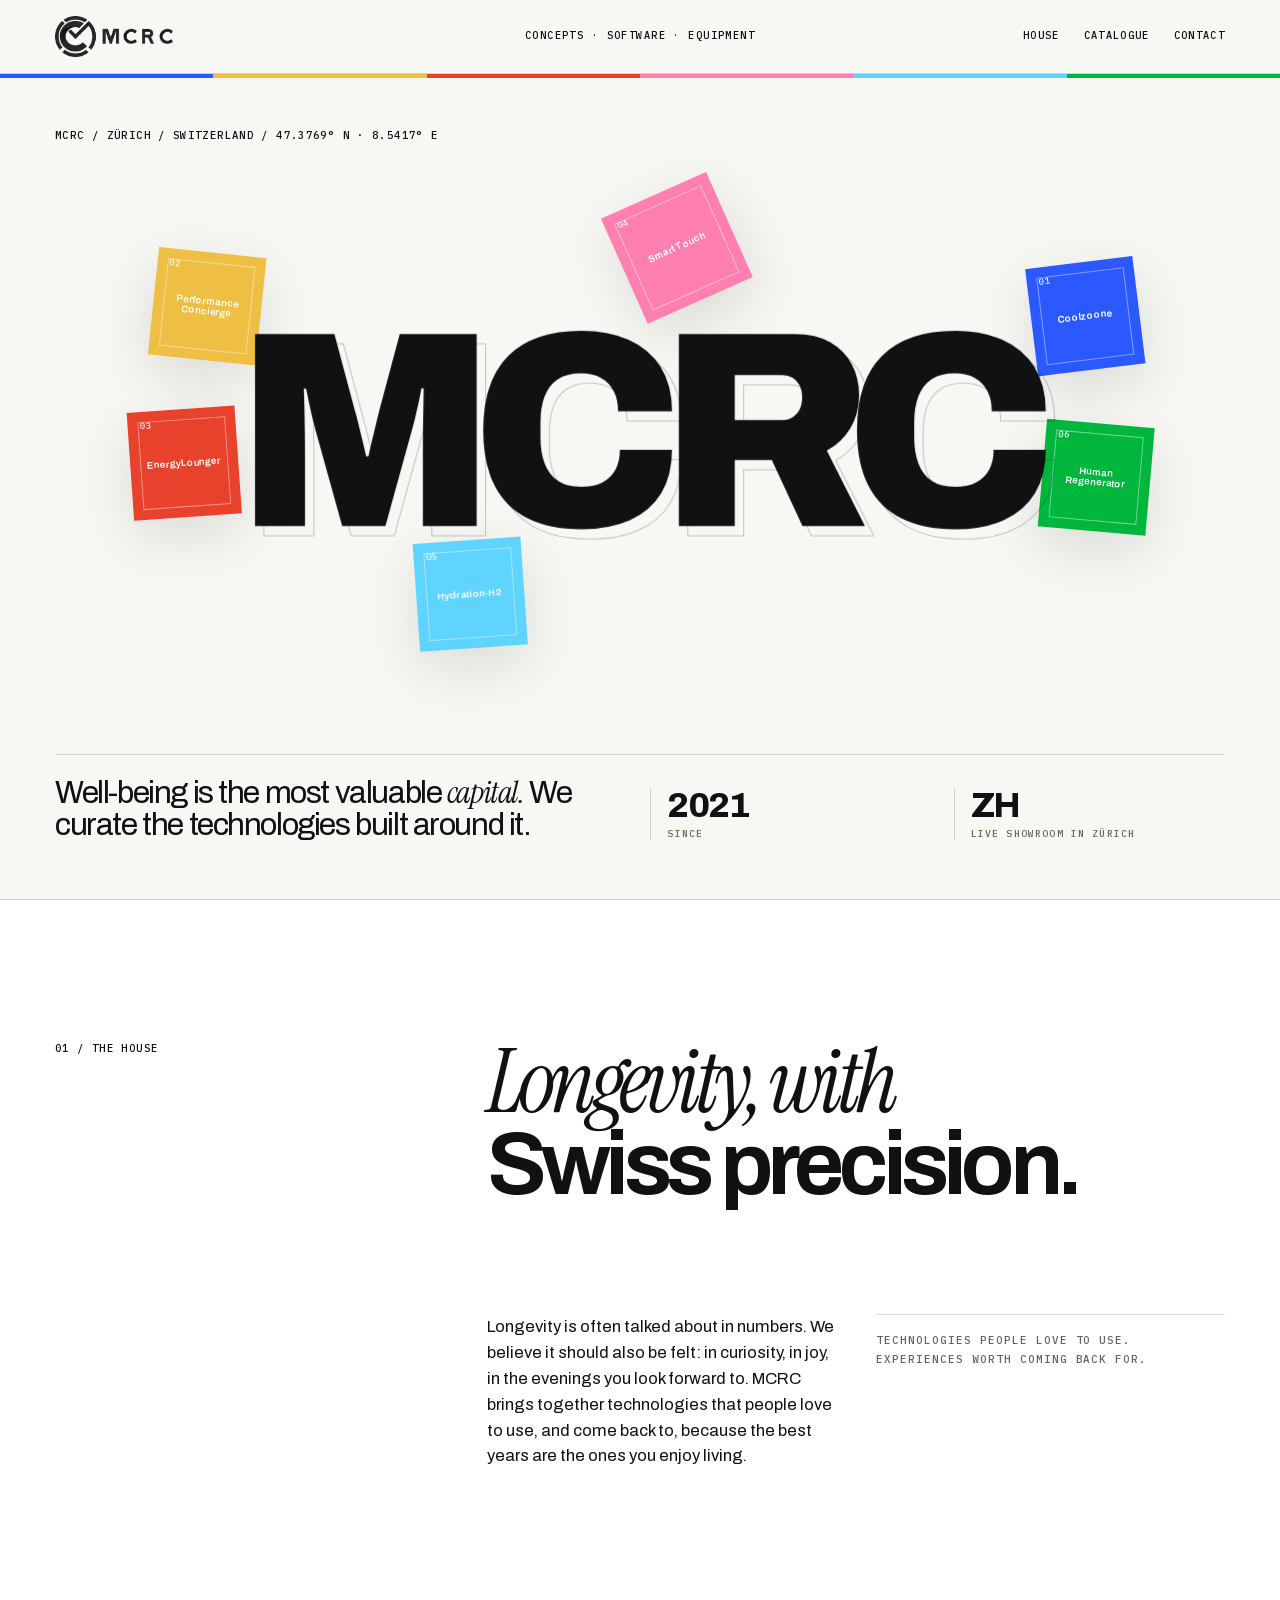
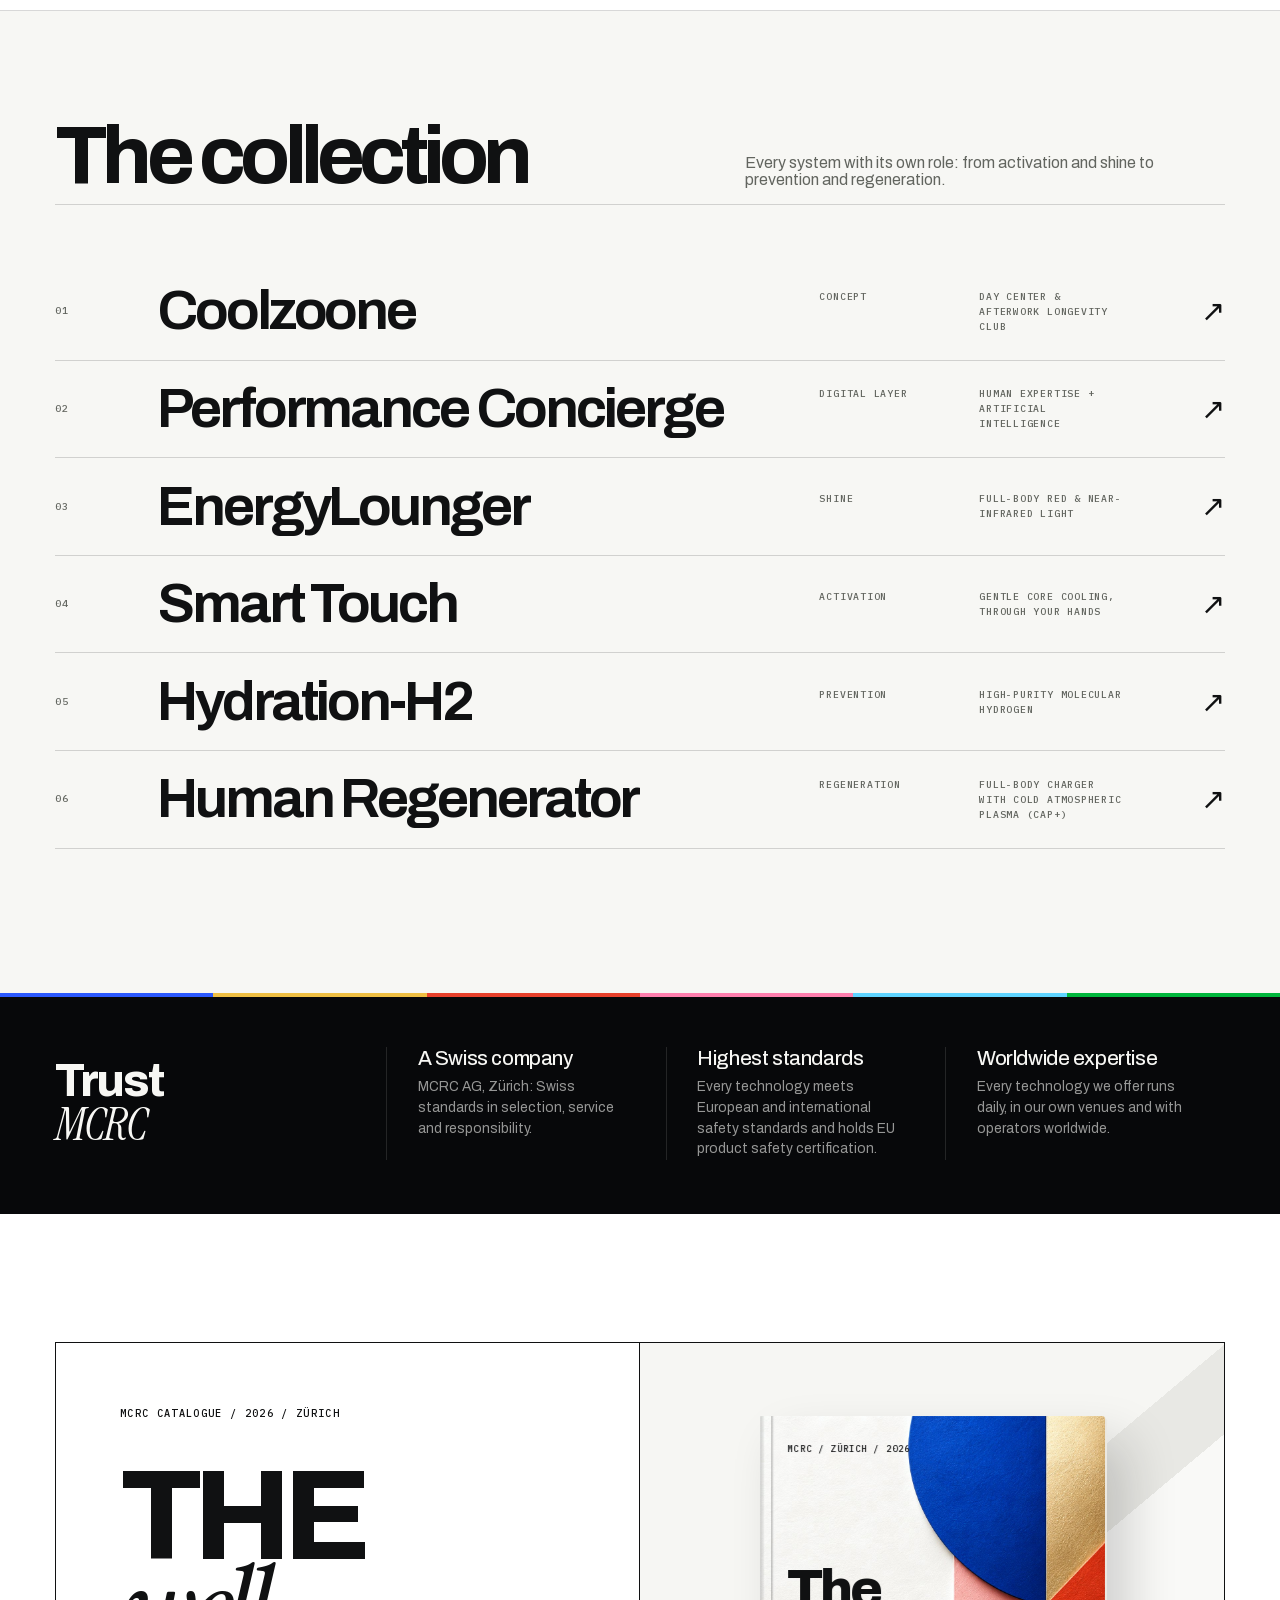
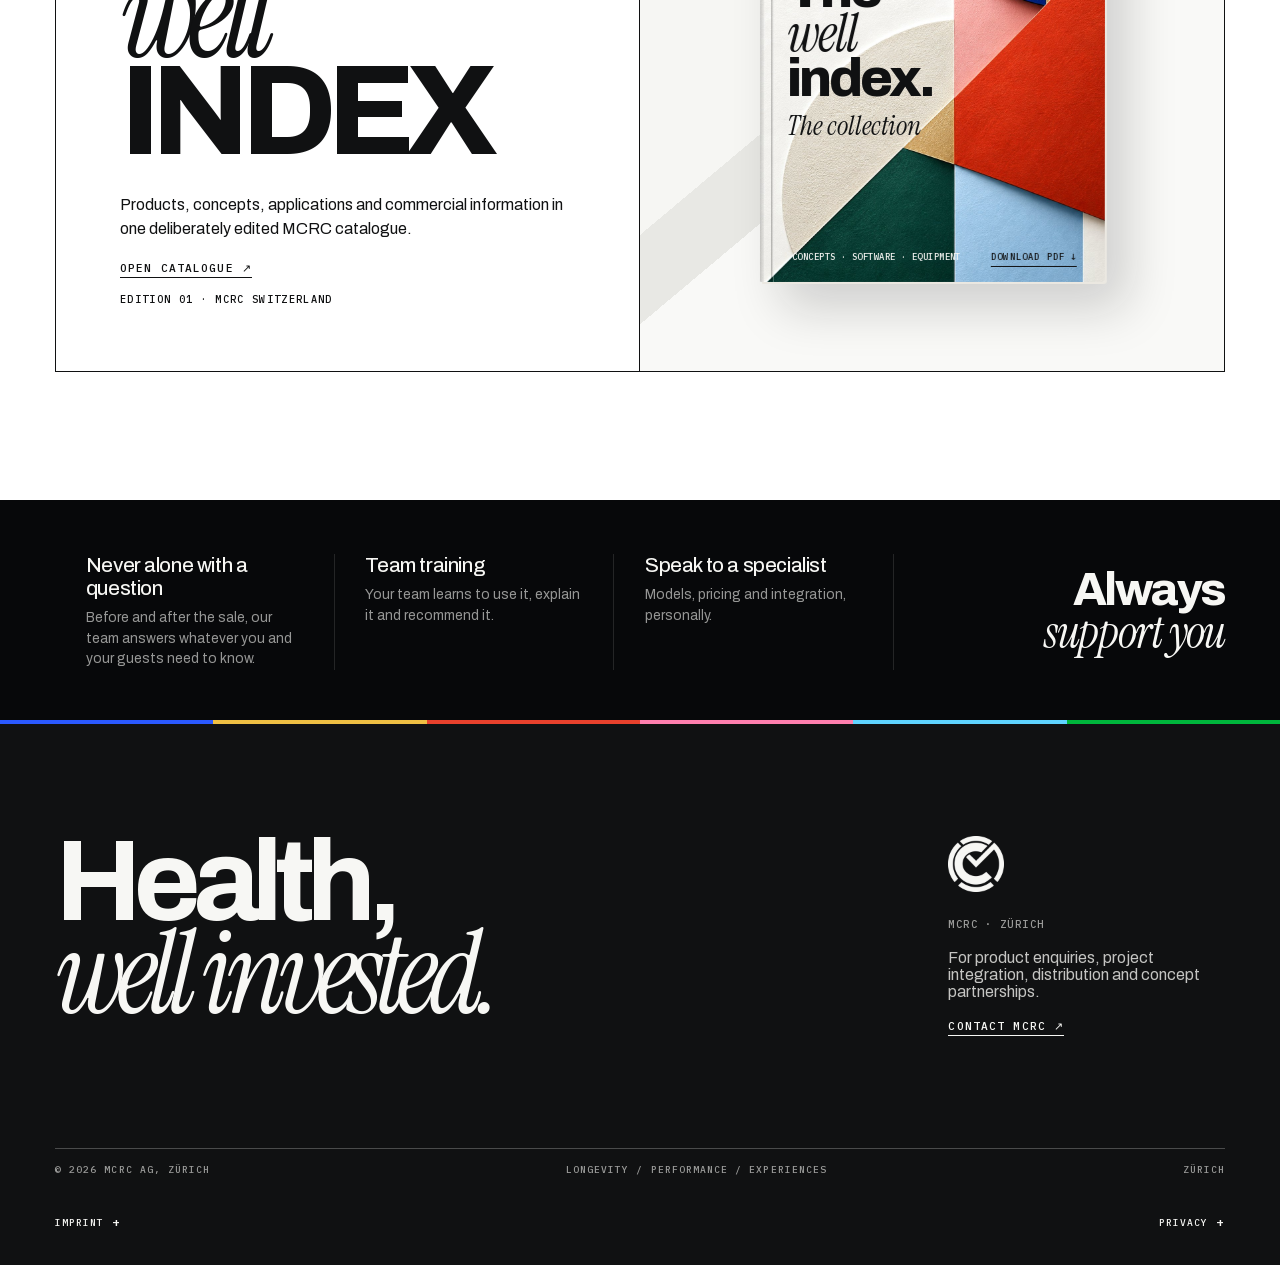
<file: index.html>
<!doctype html>
<html lang="en">
<head>
<meta charset="utf-8" />
<meta name="viewport" content="width=device-width,initial-scale=1" />
<title>MCRC Zürich | Longevity Technology &amp; Wellness Concepts</title><meta name="description" content="MCRC AG, Zürich: a curated collection of longevity technologies and concepts, from Coolzoone to Performance Concierge, chosen to be loved and used every day.">



<style>
/* latin-ext */
@font-face {
  font-family: 'Archivo';
  font-style: normal;
  font-weight: 100 900;
  font-stretch: 75% 125%;
  font-display: swap;
  src: url(assets/fonts/archivo-normal-100-900-latin-ext.woff2) format('woff2');
  unicode-range: U+0100-02BA, U+02BD-02C5, U+02C7-02CC, U+02CE-02D7, U+02DD-02FF, U+0304, U+0308, U+0329, U+1D00-1DBF, U+1E00-1E9F, U+1EF2-1EFF, U+2020, U+20A0-20AB, U+20AD-20C4, U+2113, U+2C60-2C7F, U+A720-A7FF;
}
/* latin */
@font-face {
  font-family: 'Archivo';
  font-style: normal;
  font-weight: 100 900;
  font-stretch: 75% 125%;
  font-display: swap;
  src: url(assets/fonts/archivo-normal-100-900-latin.woff2) format('woff2');
  unicode-range: U+0000-00FF, U+0131, U+0152-0153, U+02BB-02BC, U+02C6, U+02DA, U+02DC, U+0304, U+0308, U+0329, U+2000-206F, U+20AC, U+2122, U+2191, U+2193, U+2212, U+2215, U+FEFF, U+FFFD;
}
/* latin-ext */
@font-face {
  font-family: 'IBM Plex Mono';
  font-style: normal;
  font-weight: 400;
  font-display: swap;
  src: url(assets/fonts/ibm-plex-mono-normal-400-latin-ext.woff2) format('woff2');
  unicode-range: U+0100-02BA, U+02BD-02C5, U+02C7-02CC, U+02CE-02D7, U+02DD-02FF, U+0304, U+0308, U+0329, U+1D00-1DBF, U+1E00-1E9F, U+1EF2-1EFF, U+2020, U+20A0-20AB, U+20AD-20C4, U+2113, U+2C60-2C7F, U+A720-A7FF;
}
/* latin */
@font-face {
  font-family: 'IBM Plex Mono';
  font-style: normal;
  font-weight: 400;
  font-display: swap;
  src: url(assets/fonts/ibm-plex-mono-normal-400-latin.woff2) format('woff2');
  unicode-range: U+0000-00FF, U+0131, U+0152-0153, U+02BB-02BC, U+02C6, U+02DA, U+02DC, U+0304, U+0308, U+0329, U+2000-206F, U+20AC, U+2122, U+2191, U+2193, U+2212, U+2215, U+FEFF, U+FFFD;
}
/* latin-ext */
@font-face {
  font-family: 'IBM Plex Mono';
  font-style: normal;
  font-weight: 500;
  font-display: swap;
  src: url(assets/fonts/ibm-plex-mono-normal-500-latin-ext.woff2) format('woff2');
  unicode-range: U+0100-02BA, U+02BD-02C5, U+02C7-02CC, U+02CE-02D7, U+02DD-02FF, U+0304, U+0308, U+0329, U+1D00-1DBF, U+1E00-1E9F, U+1EF2-1EFF, U+2020, U+20A0-20AB, U+20AD-20C4, U+2113, U+2C60-2C7F, U+A720-A7FF;
}
/* latin */
@font-face {
  font-family: 'IBM Plex Mono';
  font-style: normal;
  font-weight: 500;
  font-display: swap;
  src: url(assets/fonts/ibm-plex-mono-normal-500-latin.woff2) format('woff2');
  unicode-range: U+0000-00FF, U+0131, U+0152-0153, U+02BB-02BC, U+02C6, U+02DA, U+02DC, U+0304, U+0308, U+0329, U+2000-206F, U+20AC, U+2122, U+2191, U+2193, U+2212, U+2215, U+FEFF, U+FFFD;
}
/* latin-ext */
@font-face {
  font-family: 'Instrument Serif';
  font-style: italic;
  font-weight: 400;
  font-display: swap;
  src: url(assets/fonts/instrument-serif-italic-400-latin-ext.woff2) format('woff2');
  unicode-range: U+0100-02BA, U+02BD-02C5, U+02C7-02CC, U+02CE-02D7, U+02DD-02FF, U+0304, U+0308, U+0329, U+1D00-1DBF, U+1E00-1E9F, U+1EF2-1EFF, U+2020, U+20A0-20AB, U+20AD-20C4, U+2113, U+2C60-2C7F, U+A720-A7FF;
}
/* latin */
@font-face {
  font-family: 'Instrument Serif';
  font-style: italic;
  font-weight: 400;
  font-display: swap;
  src: url(assets/fonts/instrument-serif-italic-400-latin.woff2) format('woff2');
  unicode-range: U+0000-00FF, U+0131, U+0152-0153, U+02BB-02BC, U+02C6, U+02DA, U+02DC, U+0304, U+0308, U+0329, U+2000-206F, U+20AC, U+2122, U+2191, U+2193, U+2212, U+2215, U+FEFF, U+FFFD;
}
/* latin-ext */
@font-face {
  font-family: 'Instrument Serif';
  font-style: normal;
  font-weight: 400;
  font-display: swap;
  src: url(assets/fonts/instrument-serif-normal-400-latin-ext.woff2) format('woff2');
  unicode-range: U+0100-02BA, U+02BD-02C5, U+02C7-02CC, U+02CE-02D7, U+02DD-02FF, U+0304, U+0308, U+0329, U+1D00-1DBF, U+1E00-1E9F, U+1EF2-1EFF, U+2020, U+20A0-20AB, U+20AD-20C4, U+2113, U+2C60-2C7F, U+A720-A7FF;
}
/* latin */
@font-face {
  font-family: 'Instrument Serif';
  font-style: normal;
  font-weight: 400;
  font-display: swap;
  src: url(assets/fonts/instrument-serif-normal-400-latin.woff2) format('woff2');
  unicode-range: U+0000-00FF, U+0131, U+0152-0153, U+02BB-02BC, U+02C6, U+02DA, U+02DC, U+0304, U+0308, U+0329, U+2000-206F, U+20AC, U+2122, U+2191, U+2193, U+2212, U+2215, U+FEFF, U+FFFD;
}

:root{
  --paper:#f7f7f4; --paper2:#efefeb; --ink:#101112; --muted:#62655f; --hair:rgba(16,17,18,.16);
  --blue:#2B59FF; --red:#E8412C; --pink:#FF7FAE; --pink-active:#FF7FAE; --acid:#A9D400; --concierge:#EFBF43; --sky:#5FD4FF; --regen:#00B63C;
  --sans:"Archivo","Helvetica Neue",Arial,sans-serif; --serif:"Instrument Serif",Georgia,serif; --mono:"IBM Plex Mono",monospace;
  --ease:cubic-bezier(.16,1,.3,1); --gutter:clamp(1.25rem,4.3vw,4.5rem);
}
*{box-sizing:border-box} html{scroll-behavior:smooth;background:var(--paper)} body{margin:0;background:var(--paper);color:var(--ink);font-family:var(--sans);overflow-x:hidden;-webkit-font-smoothing:antialiased} a{color:inherit;text-decoration:none} button{font:inherit;color:inherit;background:none;border:0;cursor:pointer}
::selection{background:var(--sky);color:var(--ink)}
.scroll-line{position:fixed;left:0;top:0;height:2px;width:0;background:var(--ink);z-index:999}
header{position:fixed;z-index:80;top:0;left:0;right:0;padding:1rem var(--gutter);display:grid;grid-template-columns:1fr auto 1fr;align-items:center;border-bottom:1px solid var(--hair);background:rgba(247,247,244,.91);backdrop-filter:blur(16px)}
.brand{font-weight:850;letter-spacing:-.04em;font-size:1.2rem}.brand small{display:block;font:400 .58rem/1.2 var(--mono);letter-spacing:.15em;text-transform:uppercase;color:var(--muted);margin-top:.1rem}.header-center{font:500 .64rem/1 var(--mono);letter-spacing:.14em;text-transform:uppercase}.nav{justify-self:end;display:flex;gap:1.5rem}.nav a{font:500 .64rem/1 var(--mono);text-transform:uppercase;letter-spacing:.13em;position:relative}.nav a:after{content:"";position:absolute;left:0;right:100%;bottom:-.35rem;height:1px;background:var(--ink);transition:right .35s var(--ease)}.nav a:hover:after{right:0}

/* HERO — kinetic Swiss poster */
.hero{min-height:100svh;position:relative;padding:8rem var(--gutter) 3.6rem;overflow:hidden;border-bottom:1px solid var(--hair);display:flex;flex-direction:column;justify-content:space-between;background:var(--paper)}
.hero:before{content:"";position:absolute;inset:0;pointer-events:none;background:none}
.hero-top{position:relative;z-index:5;display:grid;grid-template-columns:1.1fr .9fr;gap:2.4rem;align-items:start}
.kicker{font:500 .66rem/1.5 var(--mono);letter-spacing:.13em;text-transform:uppercase}.hero-note{justify-self:end;max-width:31rem;font-size:clamp(1rem,1.45vw,1.28rem);line-height:1.35;letter-spacing:-.02em}
.stage{position:relative;z-index:3;flex:1;min-height:48vh;margin-top:3rem;margin-bottom:2.4rem;padding-block:2.3rem 1.9rem;display:grid;place-items:center;isolation:isolate;perspective:1200px}
.word{position:relative;z-index:4;font-size:clamp(5.9rem,20.9vw,20.9rem);line-height:.68;font-weight:850;letter-spacing:-.095em;margin:0 0 0 -.05em;white-space:nowrap;user-select:none;transform:translateZ(50px)}
.word .outline{position:absolute;inset:0;color:transparent;-webkit-text-stroke:1px rgba(16,17,18,.22);transform:translate(.032em,.035em);z-index:-1}

.asset{position:absolute;z-index:2;display:flex;flex-direction:column;align-items:center;justify-content:center;gap:.45rem;width:clamp(72px,8.4vw,124px);aspect-ratio:1;background:var(--accent);box-shadow:0 18px 55px rgba(16,17,18,.12);transform:translate(-50%,-50%) rotate(var(--r,0deg));transition:width .6s var(--ease),transform .6s var(--ease),box-shadow .6s var(--ease);cursor:pointer;overflow:hidden;padding:.65rem .5rem;text-align:center}
.asset:before{content:"";position:absolute;inset:10px;border:1px solid rgba(255,255,255,.42)}
.asset .num{position:absolute;top:10px;left:12px;font:500 .56rem/1 var(--mono);letter-spacing:.12em;color:#fff;opacity:.92}
.asset .tag{position:relative;display:block;max-width:90%;font:600 clamp(.54rem,.76vw,.70rem)/1.05 var(--sans);letter-spacing:-.01em;color:#fff;text-wrap:balance;opacity:1;transform:none;transition:font-size .35s var(--ease),transform .35s var(--ease),opacity .35s var(--ease)}
.asset:hover{width:clamp(86px,9.4vw,144px);transform:translate(-50%,-50%) rotate(0deg) translateZ(90px);box-shadow:0 28px 90px rgba(16,17,18,.18)}
.asset.a1{left:88%;top:26%;--r:-7deg}.asset.a2{left:13%;top:24%;--r:6deg}.asset.a3{left:11%;top:57%;--r:-4deg}.asset.a4{left:53.2%;top:11.8%;--r:-24deg;z-index:5;width:clamp(78px,9vw,132px)}.asset.a5{left:35.5%;top:84.5%;--r:-4deg;z-index:6}.asset.a6{left:89%;top:60%;--r:5deg}
.hero-bottom{position:relative;z-index:6;display:grid;grid-template-columns:1.35fr .65fr .65fr;gap:2rem;border-top:1px solid var(--hair);padding-top:1.4rem;margin-top:3rem;align-items:end}.hero-statement{font-size:clamp(1.35rem,2.45vw,2.35rem);line-height:1.02;letter-spacing:-.045em;max-width:31ch}.hero-statement em{font-family:var(--serif);font-weight:400}.metric{border-left:1px solid var(--hair);padding-left:1rem}.metric strong{display:block;font-size:clamp(1.65rem,3vw,2.8rem);letter-spacing:-.055em}.metric span{font:500 .6rem/1.35 var(--mono);text-transform:uppercase;letter-spacing:.12em;color:var(--muted)}

/* HERO V2 — wordmark as responsive architecture */
.stage{--active:#2B59FF;--hx:50%;--hy:50%;}
.word-wrap{position:relative;z-index:12;display:inline-block;transform:translateZ(50px);transition:filter .45s var(--ease)}
.word-wrap .word{position:relative;z-index:12;transform:none}
.word-activation,.word-slice{position:absolute;inset:0;pointer-events:none;font-size:clamp(5.9rem,20.9vw,20.9rem);line-height:.68;font-weight:850;letter-spacing:-.095em;white-space:nowrap;margin:0 0 0 -.05em;color:var(--active);opacity:0;transition:opacity .25s ease,transform .55s var(--ease);}
.word-activation{z-index:13;-webkit-mask-image:radial-gradient(circle 12vw at var(--hx) var(--hy),#000 0 48%,rgba(0,0,0,.8) 58%,transparent 74%);mask-image:radial-gradient(circle 12vw at var(--hx) var(--hy),#000 0 48%,rgba(0,0,0,.8) 58%,transparent 74%);filter:saturate(1.08)}
.word-slice{z-index:14;color:var(--ink);mix-blend-mode:multiply}
.word-slice.s1{clip-path:polygon(0 28%,100% 22%,100% 39%,0 45%)}
.word-slice.s2{clip-path:polygon(0 59%,100% 52%,100% 68%,0 75%)}
.stage.is-active .word-activation{opacity:1;transform:translate(var(--shiftx,0),var(--shifty,0))}
.stage.is-active .word-slice{opacity:1}
.stage.is-active .word-slice.s1{transform:translate(calc(var(--dx,8px) * 1),-2px)}
.stage.is-active .word-slice.s2{transform:translate(calc(var(--dx,8px) * -0.7),2px)}
.stage.is-active .asset:not(.active){opacity:.34;filter:grayscale(.3);transform:translate(-50%,-50%) rotate(var(--r,0deg)) scale(.84)}
.asset{transition:width .6s var(--ease),transform .6s var(--ease),box-shadow .6s var(--ease),opacity .4s ease,filter .4s ease}
.asset.active{z-index:8;width:clamp(92px,10vw,154px);transform:translate(-50%,-50%) rotate(0deg) translateZ(120px);box-shadow:0 28px 95px color-mix(in srgb,var(--accent) 24%,rgba(16,17,18,.18))}
.asset.active .tag{transform:scale(1.02)}
.asset.a4.active{width:clamp(98px,10.8vw,166px)}
.stage-caption{position:absolute;z-index:16;right:1.8%;bottom:-2.2rem;width:min(28rem,36vw);border-top:1px solid var(--hair);padding-top:.8rem;opacity:0;transform:translateY(8px);transition:.4s var(--ease);pointer-events:none}
.stage.is-active .stage-caption{opacity:1;transform:translateY(0)}
.stage-caption .cap-index{font:500 .58rem/1 var(--mono);letter-spacing:.12em;text-transform:uppercase;color:var(--muted)}
.stage-caption .cap-name{font-size:clamp(1.35rem,2.4vw,2.4rem);line-height:1;letter-spacing:-.04em;font-weight:650;margin:.35rem 0}
.stage-caption .cap-action{font:500 .58rem/1.35 var(--mono);letter-spacing:.1em;text-transform:uppercase;color:var(--muted)}
@media(max-width:780px){.word-activation,.word-slice{font-size:28vw}.stage-caption{display:none}.word-activation{-webkit-mask-image:radial-gradient(circle 18vw at var(--hx) var(--hy),#000 0 50%,transparent 76%);mask-image:radial-gradient(circle 18vw at var(--hx) var(--hy),#000 0 50%,transparent 76%)}}

.manifesto{padding:clamp(5rem,11vw,10rem) var(--gutter);display:grid;grid-template-columns:.65fr 1.35fr;gap:6vw;border-bottom:1px solid var(--hair);background:#fff}.manifesto-kicker{font:500 .66rem/1.4 var(--mono);letter-spacing:.13em;text-transform:uppercase}.manifesto h2{font-size:clamp(3.2rem,7vw,7.4rem);line-height:.92;letter-spacing:-.065em;margin:0;font-weight:650}.manifesto h2 em{font-family:var(--serif);font-weight:400}.manifesto-copy{grid-column:2;display:grid;grid-template-columns:1fr 1fr;gap:2.5rem;margin-top:2rem;font-size:1.04rem;line-height:1.55}.manifesto-copy p{margin:0}.rule{font:500 .68rem/1.7 var(--mono);letter-spacing:.09em;text-transform:uppercase;color:var(--muted);border-top:1px solid var(--hair);padding-top:1rem}

.portfolio{background:var(--paper);padding:7rem var(--gutter) 9rem}.section-head{display:flex;justify-content:space-between;align-items:flex-end;margin-bottom:3.6rem;border-bottom:1px solid var(--hair);padding-bottom:1rem}.section-head h2{margin:0;font-size:clamp(3.2rem,6.4vw,6.6rem);line-height:.8;letter-spacing:-.07em;font-weight:720}.section-head p{max-width:30rem;color:var(--muted);margin:0}.asset-row{position:relative;display:grid;grid-template-columns:70px 1.35fr .65fr 70px;gap:2rem;align-items:center;padding:1.4rem 0;border-bottom:1px solid var(--hair);cursor:pointer;isolation:isolate;overflow:hidden}.asset-row:before{content:attr(data-num);font:500 .62rem/1 var(--mono);letter-spacing:.12em;color:var(--muted)}.asset-row .name{font-size:clamp(2.4rem,4.4vw,5.2rem);line-height:.92;letter-spacing:-.055em;font-weight:650;transition:transform .5s var(--ease)}.asset-row .meta{display:grid;grid-template-columns:1fr 1fr;gap:1rem;font:500 .61rem/1.55 var(--mono);text-transform:uppercase;letter-spacing:.08em;color:var(--muted)}.asset-row .arrow{font-size:1.8rem;justify-self:end;transition:transform .45s var(--ease)}.asset-row .wash{position:absolute;inset:0;z-index:-1;background:var(--accent);transform:translateY(102%);transition:transform .7s var(--ease)}.asset-row:hover .wash{transform:translateY(0)}.asset-row:hover .name{transform:translateX(.75rem)}.asset-row:hover .arrow{transform:rotate(-45deg)}.asset-row[data-dark="false"]:hover{color:#fff}.asset-row:hover .meta{color:currentColor}

.catalogue{background:#fff;padding:8rem var(--gutter)}.catalogue-shell{border:1px solid var(--ink);display:grid;grid-template-columns:1fr 1fr;min-height:70vh}.catalogue-left{padding:clamp(2rem,5vw,5rem);display:flex;flex-direction:column;justify-content:space-between;border-right:1px solid var(--ink)}.catalogue-index{font:500 .64rem/1.4 var(--mono);letter-spacing:.13em;text-transform:uppercase}.catalogue-title{font-size:clamp(4.8rem,10vw,9.5rem);letter-spacing:-.075em;line-height:.76;font-weight:740;text-transform:uppercase;margin:2rem 0}.catalogue-title em{font-family:var(--serif);text-transform:none;font-weight:400}.catalogue-note{max-width:29rem;line-height:1.55}.cta{display:inline-flex;gap:.5rem;align-items:center;width:fit-content;border-bottom:1px solid;padding-bottom:.18rem;font:500 .7rem/1 var(--mono);text-transform:uppercase;letter-spacing:.1em}.catalogue-right{position:relative;display:grid;place-items:center;background:linear-gradient(140deg,#f6f6f3 0 44%,#e8e8e4 44% 52%,#f9f9f7 52%);overflow:hidden}.catalogue-right:before,.catalogue-right:after{content:"";position:absolute;width:38%;aspect-ratio:1;background:var(--blue);top:8%;right:-10%;transform:rotate(12deg)}.catalogue-right:after{background:var(--pink);width:22%;left:7%;top:auto;bottom:8%;transform:rotate(-9deg)}.book{position:relative;z-index:2;width:min(59%,390px);aspect-ratio:.74;background:var(--paper);border:1px solid var(--ink);box-shadow:25px 28px 60px rgba(16,17,18,.16);transform:rotateY(-10deg) rotateX(4deg);padding:1.7rem;display:flex;flex-direction:column;justify-content:space-between;transition:transform .8s var(--ease)}.book .top{font:500 .56rem/1.4 var(--mono);letter-spacing:.13em;text-transform:uppercase}.book .big{font-size:clamp(2.2rem,4.2vw,4.1rem);line-height:.82;letter-spacing:-.06em;font-weight:800}.edition{font-family:var(--serif);font-style:italic;font-size:1.7rem;margin-top:.5rem}

.footer{padding:7rem var(--gutter) 2rem;background:var(--paper2)}.footer-top{display:grid;grid-template-columns:1.5fr .5fr;gap:4rem}.footer h3{font-size:clamp(4rem,9vw,9rem);line-height:.8;letter-spacing:-.07em;margin:0}.footer h3 em{font-family:var(--serif);font-weight:400}.contact-box{align-self:end}.footer-bottom{margin-top:7rem;padding-top:1rem;border-top:1px solid var(--hair);display:flex;justify-content:space-between;font:500 .6rem/1 var(--mono);letter-spacing:.11em;text-transform:uppercase;color:var(--muted)}

@media(max-width:860px){header{grid-template-columns:1fr auto}.header-center{display:none}.hero-top{grid-template-columns:1fr}.hero-note{justify-self:start}.stage{min-height:52vh}.word{font-size:28vw}.asset{width:64px}.hero-bottom{grid-template-columns:1fr 1fr}.hero-statement{grid-column:1/-1}.manifesto{grid-template-columns:1fr}.manifesto-copy{grid-column:1;grid-template-columns:1fr}.asset-row{grid-template-columns:45px 1fr 50px}.asset-row .meta{display:none}.catalogue-shell{grid-template-columns:1fr}.catalogue-left{border-right:0;border-bottom:1px solid var(--ink)}.catalogue-right{min-height:55vh}.footer-top{grid-template-columns:1fr}.nav a:nth-child(2),.nav a:nth-child(3){display:none}}
@media(max-width:560px){.asset{width:52px}.asset.a1{left:6%}.asset.a2{left:84%}.asset.a3{left:93%}.asset.a6{left:2%}.word{font-size:31vw}.hero-bottom{grid-template-columns:1fr}.metric{border-left:0;border-top:1px solid var(--hair);padding:1rem 0 0}.footer-bottom{gap:1rem;flex-wrap:wrap}}
@media(prefers-reduced-motion:reduce){*{animation:none!important;transition-duration:.01ms!important;scroll-behavior:auto!important}}
.catalogue-right .shape-g,.catalogue-right .shape-r{position:absolute;z-index:1;pointer-events:none}.catalogue-right .shape-g{background:var(--regen);width:40%;aspect-ratio:1.6;left:-10%;top:10%;transform:rotate(7deg)}.catalogue-right .shape-r{background:var(--red);width:24%;aspect-ratio:1;right:2%;bottom:6%;transform:rotate(18deg)}.vband{position:relative;overflow:hidden;background:#07080a;color:#f7f7f4;padding:clamp(2.6rem,6vh,3.8rem) var(--gutter);display:grid;grid-template-columns:minmax(0,.75fr) minmax(0,2.25fr);gap:clamp(1.5rem,4vw,4rem);align-items:center}.vband-title{margin:0;font-family:var(--sans);font-size:clamp(2rem,3.6vw,3.4rem);line-height:.92;letter-spacing:-.05em;font-weight:760;color:#f7f7f4}.vband-title em{font-family:var(--serif);font-weight:400;letter-spacing:-.03em}.vband-in{position:relative;z-index:2;display:grid;grid-template-columns:repeat(3,minmax(0,1fr))}.vband-item{position:relative;padding:0 clamp(1rem,2.4vw,2.2rem)}.vband-item{border-left:1px solid rgba(247,247,244,.12)}.vband-item b{display:block;font-family:var(--sans);font-weight:450;font-size:clamp(1.1rem,1.6vw,1.45rem);line-height:1.12;letter-spacing:-.02em;margin-bottom:.5rem}.vband-item p{margin:0;color:rgba(247,247,244,.6);font-size:clamp(.86rem,1vw,.95rem);line-height:1.5;max-width:20rem}.vband-bar{position:absolute;left:0;right:0;top:0;height:4px;z-index:1;background:linear-gradient(90deg,#2B59FF 0 16.66%,#EFBF43 16.66% 33.33%,#E8412C 33.33% 50%,#FF7FAE 50% 66.66%,#5FD4FF 66.66% 83.33%,#00B63C 83.33%)}.vband-alt{grid-template-columns:minmax(0,2.25fr) minmax(0,.75fr)}.vband-alt .vband-title{order:2;text-align:right}.vband-alt .vband-in{order:1}.vband-alt .vband-item{border-left:0;border-right:1px solid rgba(247,247,244,.12)}.vband-alt .vband-bar{top:auto;bottom:0}@media(max-width:860px){.vband-alt{grid-template-columns:1fr}.vband-alt .vband-title{order:0;text-align:left}.vband-alt .vband-item{border-right:0}}@media(max-width:860px){.vband{grid-template-columns:1fr}.vband-in{grid-template-columns:1fr;gap:1.4rem}.vband-item{border-left:0;padding:0;border-top:1px solid rgba(247,247,244,.12);padding-top:1.2rem}}.footer{background:#101112;color:#f7f7f4}.footer .kicker{color:rgba(247,247,244,.6)}.footer .contact-box p{color:rgba(247,247,244,.78)}.footer-bottom{border-top-color:rgba(247,247,244,.25);color:rgba(247,247,244,.6)}.footer .cta{color:#f7f7f4}.brand-logo{display:inline-flex;align-items:center;line-height:0}.brand-logo img{height:clamp(30px,3.2vw,44px);width:auto}.footer-mark{display:block;width:56px;height:56px;margin-bottom:1.6rem}.book .big em{font-family:var(--serif);font-weight:400;letter-spacing:-.04em}.catalogue-right .shape-y,.catalogue-right .shape-s{position:absolute;z-index:1;pointer-events:none}.catalogue-right .shape-y{background:var(--concierge);width:15%;aspect-ratio:1;left:22%;top:4%;transform:rotate(-14deg)}.catalogue-right .shape-s{background:var(--sky);width:20%;aspect-ratio:1.4;left:38%;bottom:-4%;transform:rotate(10deg)}a.book{color:inherit;text-decoration:none;cursor:pointer}.book-dl{position:absolute;right:1.7rem;bottom:1.5rem;font:500 .56rem/1.4 var(--mono);letter-spacing:.13em;text-transform:uppercase;border-bottom:1px solid;padding-bottom:2px}.catalogue-right:before,.catalogue-right:after{display:none}.book{overflow:hidden}.book>*:not(.bk-art):not(.book-dl){position:relative;z-index:2}.book .book-dl{position:absolute;z-index:2}.book .bk{position:absolute;z-index:1;display:block;pointer-events:none}.book{background:var(--paper)}.book .bk-art{position:absolute;inset:0;width:100%;height:100%;object-fit:cover;object-position:left center;z-index:1;pointer-events:none}.book>.top:last-of-type,.book .book-dl{position:absolute;z-index:2;bottom:1.4rem;background:none;padding:0;border:0;font:500 .56rem/1.4 var(--mono);letter-spacing:.13em;line-height:1.4;bottom:1.1rem}.book>.top:last-of-type{left:2rem;color:#f7f7f4;letter-spacing:.05em}.book>div:not(.top){margin:auto 0}.book .book-dl{right:1.7rem;bottom:calc(1.1rem - 3px);border-bottom:1px solid;padding-bottom:2px}.spec b,.seam .n.key,.metric strong{white-space:nowrap;font:760 clamp(1.9rem,2.8vw,3rem)/1 var(--sans);letter-spacing:-.05em}.prod-bar{position:absolute;left:0;right:0;bottom:-1px;height:0;display:flex;align-items:flex-start;z-index:2}.prod-bar a{flex:1;height:4px;background:var(--c);position:relative;transition:height .35s var(--ease,ease),box-shadow .35s}.prod-bar a:hover{height:8px}.prod-bar a[aria-current]{height:11px;box-shadow:0 4px 14px color-mix(in srgb,var(--c) 45%,transparent)}.prod-bar a span{position:absolute;left:50%;top:calc(100% + 6px);transform:translateX(-50%);white-space:nowrap;font:500 .58rem/1 var(--mono,monospace);letter-spacing:.12em;text-transform:uppercase;color:var(--ink,#101112);background:rgba(247,247,244,.95);padding:.35rem .5rem;opacity:0;pointer-events:none;transition:opacity .25s}.prod-bar a:hover span{opacity:1}.book{border:0;border-radius:1px 3px 3px 1px;box-shadow:2px 2px 0 #ebe8e1,22px 26px 50px rgba(16,17,18,.18)}.book::before{content:"";position:absolute;left:0;top:0;bottom:0;width:4px;z-index:4;pointer-events:none;background:linear-gradient(90deg,rgba(0,0,0,.18),rgba(0,0,0,.04))}.book::after{content:"";position:absolute;left:3.2%;top:0;bottom:0;width:3px;z-index:4;pointer-events:none;background:linear-gradient(90deg,rgba(0,0,0,.3),rgba(0,0,0,.08) 60%,rgba(255,255,255,.45))}.book{transform:rotateY(-2deg) rotateX(1deg) translateY(-8px);transition:none}.legal{display:grid;grid-template-columns:1fr 1fr;gap:2.5rem;padding:0 0 2rem;margin:0 0 1.4rem;border-bottom:1px solid var(--hair);font:400 .78rem/1.6 var(--sans);letter-spacing:0;text-transform:none;color:var(--muted)}.legal b{display:block;font:500 .6rem/1.4 var(--mono);letter-spacing:.1em;text-transform:uppercase;color:var(--ink);margin-bottom:.6rem}.legal p{margin:0;max-width:34rem}.legal a{color:inherit}@media(max-width:800px){.legal{grid-template-columns:1fr;gap:1.6rem}}.footer .legal{color:rgba(247,247,244,.6)}.footer .legal b{color:#f7f7f4}@media (prefers-reduced-motion:reduce){*,*::before,*::after{animation-duration:.01ms!important;animation-iteration-count:1!important;transition-duration:.01ms!important;scroll-behavior:auto!important}}.legal{border-bottom:0!important;margin:2.4rem 0 0!important;padding:0!important}.legal>div:last-child{justify-self:end}@media(max-width:800px){.legal>div:last-child{justify-self:start}}.legal>div:last-child{text-align:right}@media(max-width:800px){.legal>div:last-child{text-align:left}}.legal details>summary{list-style:none;cursor:pointer;display:inline-flex;gap:.5rem;align-items:center;font:500 .6rem/1.4 var(--mono);letter-spacing:.1em;text-transform:uppercase;color:var(--ink)}.legal details>summary::-webkit-details-marker{display:none}.legal details>summary::after{content:"+";font-size:.8rem;line-height:1}.legal details[open]>summary::after{content:"−"}.legal details>summary:hover{opacity:.7}.legal details p{margin-top:.8rem}.legal{align-items:start}.footer .legal details>summary{color:#f7f7f4}.legal>details:last-child{justify-self:end;text-align:right}@media(max-width:800px){.legal>details:last-child{justify-self:start;text-align:left}}
/* mobile polish 2026-10-25 */
a,.asset-row,.asset{-webkit-tap-highlight-color:transparent}
@media(hover:none){.asset-row:hover .wash{transform:translateY(102%)}.asset-row:hover .name{transform:none}.asset-row:hover .arrow{transform:none}.asset-row[data-dark="false"]:hover{color:inherit}}
@media(max-width:560px){
.word,.word-activation,.word-slice{font-size:27vw}
.asset{width:74px;padding:.5rem .35rem}.asset.a4,.asset.a4.active{width:84px}.asset.active{width:84px}
.asset .tag{font-size:.5rem;max-width:100%;hyphens:manual}.asset .num{top:8px;left:9px}.asset:before{inset:7px}
.asset.a1{left:15%;top:20%}.asset.a2{left:84%;top:27%}.asset.a3{left:85%;top:80%}.asset.a4{left:54%;top:9%}.asset.a5{left:40%;top:90%}.asset.a6{left:15%;top:74%}
.section-head{flex-direction:column;align-items:flex-start;gap:1.4rem}
.asset-row{grid-template-columns:28px 1fr 22px;gap:.8rem}.asset-row .name{font-size:8.2vw}.asset-row .arrow{font-size:1.3rem}
.book>.top:last-of-type{bottom:2.4rem;left:1.6rem;font-size:.5rem;white-space:nowrap}
}

/* mobile v2 2026-10-25: vertical wordmark, scroll colour, big book */
@media(max-width:560px){
.word,.word-activation,.word-slice{font-size:48vw;line-height:.76;white-space:normal;width:min-content;word-break:break-all;text-align:center;letter-spacing:-.06em;margin:0}
.word-wrap{margin:0 auto}
.asset.a1{left:14%;top:13%}.asset.a6{left:14%;top:50%}.asset.a5{left:14%;top:87%}
.asset.a4{left:86%;top:12%}.asset.a2{left:86%;top:49%}.asset.a3{left:86%;top:86%}
.catalogue-right{min-height:0;padding:2.4rem 0}
.book{width:84%}.book .big{font-size:3.7rem}.book .edition{font-size:1.9rem}.book>.top:first-of-type{font-size:.62rem}
}
@media(hover:none){.asset-row .wash,.asset-row:hover .wash{transition:none;transform:translateY(calc((1 - var(--lit,0)) * 102%))}.asset-row{transition:color .35s ease}.asset-row.lit[data-dark="false"]{color:#fff}.asset-row .arrow,.asset-row:hover .arrow{transition:none;transform:rotate(calc(var(--lit,0) * -45deg))}}

.stage.phys .asset,.stage.phys .asset.active,.stage.phys .asset.a4{left:0;top:0;width:74px;transition:box-shadow .4s ease;will-change:transform;touch-action:none}
.stage.phys .asset:hover{width:74px}
.stage.phys{clip-path:inset(-40px -60px -60px -60px)}
.stage.phys.is-active .asset:not(.active){opacity:1;filter:none}

@media(max-width:560px){
.hero{padding-top:5.4rem}
.hero-top .kicker{font-size:.56rem;letter-spacing:.04em;white-space:nowrap}
.stage{margin-top:3.4rem;padding-block:.3rem}
.word,.word-activation,.word-slice{font-size:min(48vw,calc((100svh - 260px) / 3.05))}
}
</style>
<link rel="canonical" href="https://mcrc.ch/"><link rel="icon" type="image/png" href="assets/img/favicon.png"><link rel="apple-touch-icon" href="assets/img/apple-touch-icon.png"><meta property="og:url" content="https://mcrc.ch/"><meta property="og:type" content="website"><meta property="og:site_name" content="MCRC"><meta property="og:image" content="https://mcrc.ch/assets/img/catalogue-cover-art.jpg"><meta name="twitter:image" content="https://mcrc.ch/assets/img/catalogue-cover-art.jpg"><meta property="og:description" content="MCRC AG, Zürich: a curated collection of longevity technologies and concepts, from Coolzoone to Performance Concierge, chosen to be loved and used every day."><meta property="og:title" content="MCRC Zürich | Longevity Technology &amp; Wellness Concepts"><meta name="twitter:card" content="summary_large_image"><script type="application/ld+json">{"@context": "https://schema.org", "@graph": [{"@type": "Organization", "@id": "https://mcrc.ch/#organization", "name": "MCRC AG", "legalName": "Medical Cryo Race Club (MCRC) AG", "url": "https://mcrc.ch/", "logo": "https://mcrc.ch/assets/img/mcrc-logo.png", "email": "mail@mcrc.ch", "taxID": "CHE-403.646.689", "foundingDate": "2021", "address": {"@type": "PostalAddress", "streetAddress": "Heinrichstrasse 215", "postalCode": "8005", "addressLocality": "Zürich", "addressCountry": "CH"}}, {"@type": "WebSite", "@id": "https://mcrc.ch/#website", "url": "https://mcrc.ch/", "name": "MCRC", "inLanguage": "en", "publisher": {"@id": "https://mcrc.ch/#organization"}}]}</script></head>
<body>
<div class="scroll-line" id="scrollLine"></div>
<header>
  <a class="brand brand-logo" href="#top"><img src="assets/img/mcrc-logo.png" width="381" height="132" alt="MCRC · Longevity, Performance, Experiences"></a>
  <div class="header-center">Concepts · Software · Equipment</div>
  <nav class="nav"><a href="#top">House</a><a href="/catalogue">Catalogue</a><a href="#contact">Contact</a></nav>
<nav class="prod-bar" aria-label="Products"><a href="/coolzoone" style="--c:#2B59FF"><span>Coolzoone</span></a><a href="/performance-concierge" style="--c:#EFBF43"><span>Performance Concierge</span></a><a href="/energylounger" style="--c:#E8412C"><span>EnergyLounger</span></a><a href="/smart-touch" style="--c:#FF7FAE"><span>Smart Touch</span></a><a href="/hydration-h2" style="--c:#5FD4FF"><span>Hydration-H2</span></a><a href="/human-regenerator" style="--c:#00B63C"><span>Human Regenerator</span></a></nav></header>
<main id="content">

<section class="hero" id="top">
  <div class="hero-top">
    <div class="kicker">MCRC / ZÜRICH / SWITZERLAND / 47.3769° N · 8.5417° E</div>
    
  </div>
  <div class="stage" id="stage">
    <div class="word-wrap" id="wordWrap"><h1 class="word" id="word"><span class="outline">MCRC</span>MCRC</h1><div class="word-activation" aria-hidden="true">MCRC</div><div class="word-slice s1" aria-hidden="true">MCRC</div><div class="word-slice s2" aria-hidden="true">MCRC</div></div><div class="stage-caption" id="stageCaption"><div class="cap-index" id="capIndex">01 / Portfolio asset</div><div class="cap-name" id="capName">Coolzoone</div><div class="cap-action">Move across the system · click to enter</div></div>
    <button class="asset a1" data-i="0" style="--accent:var(--blue)"><span class="num">01</span><span class="tag">Coolzoone</span></button>
    <button class="asset a2" data-i="1" data-dark="true" style="--accent:var(--concierge)"><span class="num">02</span><span class="tag">Performance Concierge</span></button>
    <button class="asset a3" data-i="2" style="--accent:var(--red)"><span class="num">03</span><span class="tag">EnergyLounger</span></button>
    <button class="asset a4" data-i="3" style="--accent:var(--pink)"><span class="num">04</span><span class="tag">Smart Touch</span></button>
    <button class="asset a5" data-i="4" data-dark="true" style="--accent:var(--sky)"><span class="num">05</span><span class="tag">Hydration-H2</span></button>
    <button class="asset a6" data-i="5" data-dark="true" style="--accent:var(--regen)"><span class="num">06</span><span class="tag">Human Regenerator</span></button>
  </div>
  <div class="hero-bottom">
    <div class="hero-statement">Well-being is the most valuable <em>capital.</em> We curate the technologies built around it.</div>
    <div class="metric"><strong>2021</strong><span>Since</span></div>
    <div class="metric"><strong>ZH</strong><span>Live showroom in Zürich</span></div>
  </div>
</section>

<section class="manifesto" id="house">
  <div class="manifesto-kicker">01 / The House</div>
  <div><h2><em>Longevity, with</em><br>Swiss precision.</h2></div>
  <div class="manifesto-copy"><p>Longevity is often talked about in numbers. We believe it should also be felt: in curiosity, in joy, in the evenings you look forward to. MCRC brings together technologies that people love to use, and come back to, because the best years are the ones you enjoy living.</p><div class="rule">Technologies people love to use.<br>Experiences worth coming back for.</div></div>
</section>

<section class="portfolio" id="portfolio">
  <div class="section-head"><h2>The collection</h2><p>Every system with its own role: from activation and shine to prevention and regeneration.</p></div>
  <div id="assetList"></div>
</section>

<section class="vband" aria-label="Why MCRC"><h2 class="vband-title">Trust<br><em>MCRC</em></h2><div class="vband-in"><div class="vband-item"><b>A Swiss company</b><p>MCRC AG, Zürich: Swiss standards in selection, service and responsibility.</p></div><div class="vband-item"><b>Highest standards</b><p>Every technology meets European and international safety standards and holds EU product safety certification.</p></div><div class="vband-item"><b>Worldwide expertise</b><p>Every technology we offer runs daily, in our own venues and with operators worldwide.</p></div></div><div class="vband-bar" aria-hidden="true"></div></section><section class="catalogue" id="catalogue">
  <div class="catalogue-shell">
    <div class="catalogue-left"><div class="catalogue-index">MCRC Catalogue / 2026 / Zürich</div><div><div class="catalogue-title">The<br><em>well</em><br>index</div><p class="catalogue-note">Products, concepts, applications and commercial information in one deliberately edited MCRC catalogue.</p><a class="cta" href="/catalogue">Open catalogue <span>↗︎</span></a></div><div class="catalogue-index">Edition 01 · MCRC Switzerland</div></div>
    <div class="catalogue-right"><a class="book" href="assets/pdf/MCRC-Catalogue-2026.pdf" target="_blank" rel="noopener" aria-label="Open the MCRC catalogue PDF in a new window"><img width="1122" height="1402" class="bk-art" src="assets/img/catalogue-cover-art.jpg" alt="" aria-hidden="true"><div class="top">MCRC / ZÜRICH / 2026</div><div><div class="big">The<br><em>well</em><br>index.</div><div class="edition">The collection</div></div><div class="top">Concepts · Software · Equipment</div><span class="book-dl">Download PDF ↓</span></a></div>
  </div>
</section>

<section class="vband vband-alt" aria-label="How MCRC supports you"><h2 class="vband-title">Always<br><em>support you</em></h2><div class="vband-in"><div class="vband-item"><b>Never alone with a question</b><p>Before and after the sale, our team answers whatever you and your guests need to know.</p></div><div class="vband-item"><b>Team training</b><p>Your team learns to use it, explain it and recommend it.</p></div><div class="vband-item"><b>Speak to a specialist</b><p>Models, pricing and integration, personally.</p></div></div><div class="vband-bar" aria-hidden="true"></div></section></main>
<footer class="footer" id="contact"><span id="imprint"></span><div class="footer-top"><h3>Health,<br><em>well invested.</em></h3><div class="contact-box"><img class="footer-mark" src="assets/img/mcrc-mark-white.png" width="168" height="168" alt="MCRC"><div class="kicker">MCRC · Zürich</div><p>For product enquiries, project integration, distribution and concept partnerships.</p><a class="cta" href="mailto:mail@mcrc.ch">Contact MCRC <span>↗︎</span></a></div></div><div class="footer-bottom"><span>© 2026 MCRC AG, Zürich</span><span>Longevity / Performance / Experiences</span><span>Zürich</span></div><div class="legal"><details><summary>Imprint</summary><p>Medical Cryo Race Club (MCRC) AG<br>Heinrichstrasse 215 · 8005 Zürich · Switzerland<br>UID: CHE-403.646.689 · Commercial Register of the Canton of Zürich<br>Email: <a href="mailto:mail@mcrc.ch">mail@mcrc.ch</a></p></details><details><summary>Privacy</summary><p>This website uses no cookies and no tracking. All fonts are loaded locally; no connections are made to third-party servers. If you contact us by email, we use your details only to answer your enquiry. The operators of linked external websites are solely responsible for their content.</p></details></div></footer>



<script>
const products=[
 {slug:'coolzoone',tech:'Day Center &amp; Afterwork Longevity Club',name:'Coolzoone',cat:'Concept',accent:'#2B59FF',dark:false,tag:'A longevity club concept built around recovery, ritual and repeatable afterwork use.',facts:['Private club format','Recovery-led member journeys','Built for repeat participation']},
 {slug:'performance-concierge',tech:'Human expertise + artificial intelligence',name:'Performance Concierge',cat:'Digital Layer',accent:'#EFBF43',dark:true,tag:'A protocol and concierge layer that connects technologies into structured, usable experiences.',facts:['Cross-technology logic','Protocol guidance','Digital service layer']},
 {slug:'energylounger',tech:'Full-body red &amp; near-infrared light',name:'EnergyLounger',cat:'Shine',accent:'#E8412C',dark:false,tag:'Full-body red and near-infrared light, designed as functional furniture rather than clinical equipment.',facts:['Full-body light experience','20-minute format','Hospitality-ready integration']},
 {slug:'smart-touch',tech:'Gentle core cooling, through your hands',name:'Smart Touch',cat:'Activation',accent:'#FF7FAE',dark:false,tag:'A compact performance technology designed for intuitive, self-directed use in premium environments.',facts:['Self-service format','Compact architectural footprint','Designed for repeat daily access']},
 {slug:'hydration-h2',tech:'High-purity molecular hydrogen',name:'Hydration-H2',cat:'Prevention',accent:'#5FD4FF',dark:true,tag:'Molecular hydrogen systems designed for consistent integration into modern wellness routines.',facts:['Hydrogen inhalation systems','Personal & professional formats','Daily-use positioning']},
 {slug:'human-regenerator',tech:'Full-body charger with cold atmospheric plasma (CAP+)',name:'Human Regenerator',cat:'Regeneration',accent:'#00B63C',dark:true,tag:'A full-body regeneration system positioned for sophisticated wellness, hospitality and performance spaces.',facts:['Full-body experience','Premium installation format','Wellness integration']}
];
const list=document.getElementById('assetList');
products.forEach((p,i)=>{const r=document.createElement('article');r.className='asset-row';r.dataset.i=i;r.dataset.num=String(i+1).padStart(2,'0');r.dataset.dark=p.dark?'true':'false';r.style.setProperty('--accent',p.accent);r.innerHTML=`<div class="wash"></div><div class="name">${p.name}</div><div class="meta"><span>${p.cat}</span><span>${p.tech}</span></div><div class="arrow">↗︎</div>`;list.appendChild(r)});
if(matchMedia('(hover:none)').matches){const rows=[...document.querySelectorAll('.asset-row')];let tk=0;const paint=()=>{tk=0;const c=innerHeight/2,band=innerHeight*.22;rows.forEach(r=>{const b=r.getBoundingClientRect(),d=Math.abs(b.top+b.height/2-c);let p=Math.max(0,1-d/band);p=p*p*(3-2*p);r.style.setProperty('--lit',p.toFixed(3));r.classList.toggle('lit',p>.5)})};addEventListener('scroll',()=>{if(!tk)tk=requestAnimationFrame(paint)},{passive:true});addEventListener('resize',paint);paint()}

document.querySelectorAll('[data-i]').forEach(el=>el.addEventListener('click',()=>{location.href=products[+el.dataset.i].slug+'.html'}));

// precise, restrained parallax + generous proximity activation
const stage=document.getElementById('stage'),wordWrap=document.getElementById('wordWrap'),word=document.getElementById('word'),assets=[...document.querySelectorAll('.asset')];
let proximityActive=null;
const PROXIMITY=175;

stage.addEventListener('pointermove',e=>{
  if(stage.classList.contains('phys'))return;
  const r=stage.getBoundingClientRect(),nx=(e.clientX-r.left)/r.width-.5,ny=(e.clientY-r.top)/r.height-.5;
  wordWrap.style.transform=`translate3d(${nx*-13}px,${ny*-9}px,50px)`;
  assets.forEach((a,i)=>{const f=(i%3+1)*5;a.style.marginLeft=(nx*f)+'px';a.style.marginTop=(ny*f)+'px'});

  let nearest=null, nearestD=Infinity;
  assets.forEach(a=>{
    const ar=a.getBoundingClientRect();
    const cx=ar.left+ar.width/2, cy=ar.top+ar.height/2;
    const d=Math.hypot(e.clientX-cx,e.clientY-cy);
    if(d<nearestD){nearestD=d;nearest=a;}
  });
  if(nearest && nearestD<PROXIMITY){
    if(proximityActive!==nearest){proximityActive=nearest;activateAsset(nearest);}
  } else if(proximityActive){
    proximityActive=null;deactivateAssets();
  }
});
stage.addEventListener('pointerleave',()=>{
  wordWrap.style.transform='translateZ(50px)';assets.forEach(a=>{a.style.marginLeft='0';a.style.marginTop='0'});
  proximityActive=null;deactivateAssets();
});

const shifts=[['10px','-2px','9px'],['-12px','3px','-10px'],['15px','1px','12px'],['-9px','-3px','-8px'],['12px','2px','10px'],['-14px','0px','-11px']];
function activateAsset(el){
  const i=+el.dataset.i,p=products[i],sr=stage.getBoundingClientRect(),er=el.getBoundingClientRect();
  const hx=((er.left+er.width/2-sr.left)/sr.width*100).toFixed(2)+'%';
  const hy=((er.top+er.height/2-sr.top)/sr.height*100).toFixed(2)+'%';
  const activeColor=p.accent;
  stage.style.setProperty('--active',activeColor);stage.style.setProperty('--hx',hx);stage.style.setProperty('--hy',hy);
  stage.style.setProperty('--shiftx',shifts[i][0]);stage.style.setProperty('--shifty',shifts[i][1]);stage.style.setProperty('--dx',shifts[i][2]);
  stage.classList.add('is-active');assets.forEach(a=>a.classList.toggle('active',a===el));
  document.getElementById('capIndex').textContent=`${String(i+1).padStart(2,'0')} / 06 · ${p.cat}`;document.getElementById('capName').textContent=p.name;
}
function deactivateAssets(){stage.classList.remove('is-active');assets.forEach(a=>a.classList.remove('active'))}
assets.forEach(el=>{el.addEventListener('focus',()=>activateAsset(el));el.addEventListener('blur',deactivateAssets)});


// mobile: physics playground (squares fall onto the letters; drag, throw, tilt)
if((matchMedia('(hover:none) and (max-width:560px)').matches||/[?&]phys/.test(location.search))&&!matchMedia('(prefers-reduced-motion:reduce)').matches){const s=document.createElement('script');s.src='assets/js/matter.min.js';s.onload=()=>document.fonts.ready.then(initPhys);document.head.appendChild(s)}
function initPhys(){
  const CALM=true,AIR=CALM?.035:.012; // calm (chosen 2026-10-26): heavy, soft landing, no tilt; false = bouncy + tilt
  const M=Matter,eng=M.Engine.create(),W=eng.world;eng.gravity.y=1;
  stage.classList.add('phys');deactivateAssets();
  const SW=stage.clientWidth,T=200,st={isStatic:true,friction:.4},wb=word.getBoundingClientRect(),sb0=stage.getBoundingClientRect(),SH=Math.max(stage.clientHeight,wb.bottom-sb0.top+6);
  M.Composite.add(W,[M.Bodies.rectangle(SW/2,SH+T/2,SW+2*T,T,st),M.Bodies.rectangle(-T/2,SH/2-SH,T,SH*4,st),M.Bodies.rectangle(SW+T/2,SH/2-SH,T,SH*4,st)]);
  const sr=stage.getBoundingClientRect(),tn=[...word.childNodes].find(n=>n.nodeType===3),fs=parseFloat(getComputedStyle(word).fontSize);
  const lh=parseFloat(getComputedStyle(word).lineHeight)||fs*.76;let cy0=null;const SOLID=true,CL=2,letters=[]; // letters stop falling cubes; a dragged cube passes through them
  for(let k=0;SOLID&&k<tn.length;k++){const r=document.createRange();r.setStart(tn,k);r.setEnd(tn,k+1);const b=[...r.getClientRects()].sort((a,c)=>c.width-a.width)[0];if(!b||!b.width)continue;
    if(cy0===null)cy0=b.top+b.height/2-sr.top;const cx=b.left+b.width/2-sr.left,cy=cy0+k*lh,hh=fs*.70;
    const lf={...st,collisionFilter:{category:CL}};letters.push(M.Bodies.rectangle(cx,cy,b.width*1.02,hh,lf));if(k===0){const top=cy-hh/2,half=b.width*.5;letters.push(M.Bodies.rectangle(cx-half/2,top-half*.28,half*1.15,6,{...lf,friction:0,angle:-.55}),M.Bodies.rectangle(cx+half/2,top-half*.28,half*1.15,6,{...lf,friction:0,angle:.55}))}}
  M.Composite.add(W,letters);
  const bodies=assets.map((a,i)=>{const w=a.offsetWidth,x=(i%2?SW-w/2-6-Math.random()*SW*.12:w/2+6+Math.random()*SW*.12),y=-w*(.7+i*1.25);
    const b=M.Bodies.rectangle(x,y,w,w,{restitution:CALM?.02:.3,friction:CALM?.6:.25,frictionAir:AIR,angle:(Math.random()-.5)*(CALM?.3:.9),chamfer:{radius:2}});b.el=a;b.w=w;return b});
  M.Composite.add(W,bodies);
  const draw=()=>bodies.forEach(b=>{b.el.style.transform=`translate(${b.position.x-b.w/2}px,${b.position.y-b.w/2}px) rotate(${b.angle}rad)`});
  let run=true,last=performance.now();
  let acc=0;const loop=t=>{if(run){acc+=Math.min(50,t-last);while(acc>=1000/60){if(drag){const a=drag.c.pointA;a.x+=(drag.to.x-a.x)*.28;a.y+=(drag.to.y-a.y)*.28;M.Body.setAngularVelocity(drag.hit,drag.hit.angularVelocity*.82)}M.Engine.update(eng,1000/60);acc-=1000/60}bodies.forEach(b=>{if(b.ghost&&b!==(drag&&drag.hit)&&!M.Query.collides(b,letters).length){b.ghost=false;b.collisionFilter.mask=-1}});draw()}last=t;requestAnimationFrame(loop)};requestAnimationFrame(loop);
  new IntersectionObserver(e=>{run=e[0].isIntersecting}).observe(stage);
  // touch: grab a square to drag/throw it, tap opens the product; touching elsewhere scrolls as usual
  let drag=null;
  const pt=e=>{const r=stage.getBoundingClientRect(),q=e.touches[0]||e.changedTouches[0];return{x:q.clientX-r.left,y:q.clientY-r.top}};
  stage.addEventListener('touchstart',e=>{askTilt();const p=pt(e),hit=M.Query.point(bodies,p)[0];if(!hit)return;e.preventDefault();
    const c=M.Constraint.create({pointA:{x:p.x,y:p.y},bodyB:hit,pointB:{x:(p.x-hit.position.x)*.35,y:(p.y-hit.position.y)*.35},stiffness:.06,damping:.25,length:0});hit.frictionAir=.08;hit.ghost=true;hit.collisionFilter.mask=-1^CL;
    M.Composite.add(W,c);drag={c,hit,t:Date.now(),p0:p,to:p,moved:false};activateAsset(hit.el)},{passive:false});
  stage.addEventListener('touchmove',e=>{if(!drag)return;e.preventDefault();const p=pt(e);drag.to=p;if(Math.hypot(p.x-drag.p0.x,p.y-drag.p0.y)>8)drag.moved=true},{passive:false});
  const end=()=>{if(!drag)return;M.Composite.remove(W,drag.c);drag.hit.frictionAir=AIR;const tap=!drag.moved&&Date.now()-drag.t<350,el=drag.hit.el;drag=null;
    if(tap){location.href=products[+el.dataset.i].slug+'.html'}else setTimeout(deactivateAssets,900)};
  stage.addEventListener('touchend',end);stage.addEventListener('touchcancel',end);
  // tilt the phone to move gravity
  let tiltOn=false;
  function onTilt(e){if(e.gamma==null)return;const g=Math.max(-1,Math.min(1,e.gamma/40)),bt=Math.max(-1,Math.min(1,(e.beta||60)/40));eng.gravity.x=g;eng.gravity.y=Math.max(.35,bt)}
  function askTilt(){if(tiltOn)return;tiltOn=true;const D=window.DeviceOrientationEvent;if(D&&typeof D.requestPermission==='function'){D.requestPermission().then(s=>{if(s==='granted')addEventListener('deviceorientation',onTilt)}).catch(()=>{})}else addEventListener('deviceorientation',onTilt)}
  if(CALM)tiltOn=true;else if(!(window.DeviceOrientationEvent&&typeof DeviceOrientationEvent.requestPermission==='function'))askTilt();
}
addEventListener('scroll',()=>{const max=document.documentElement.scrollHeight-innerHeight;document.getElementById('scrollLine').style.width=((scrollY/max)*100)+'%'});
</script>
</body>
</html>
</file>
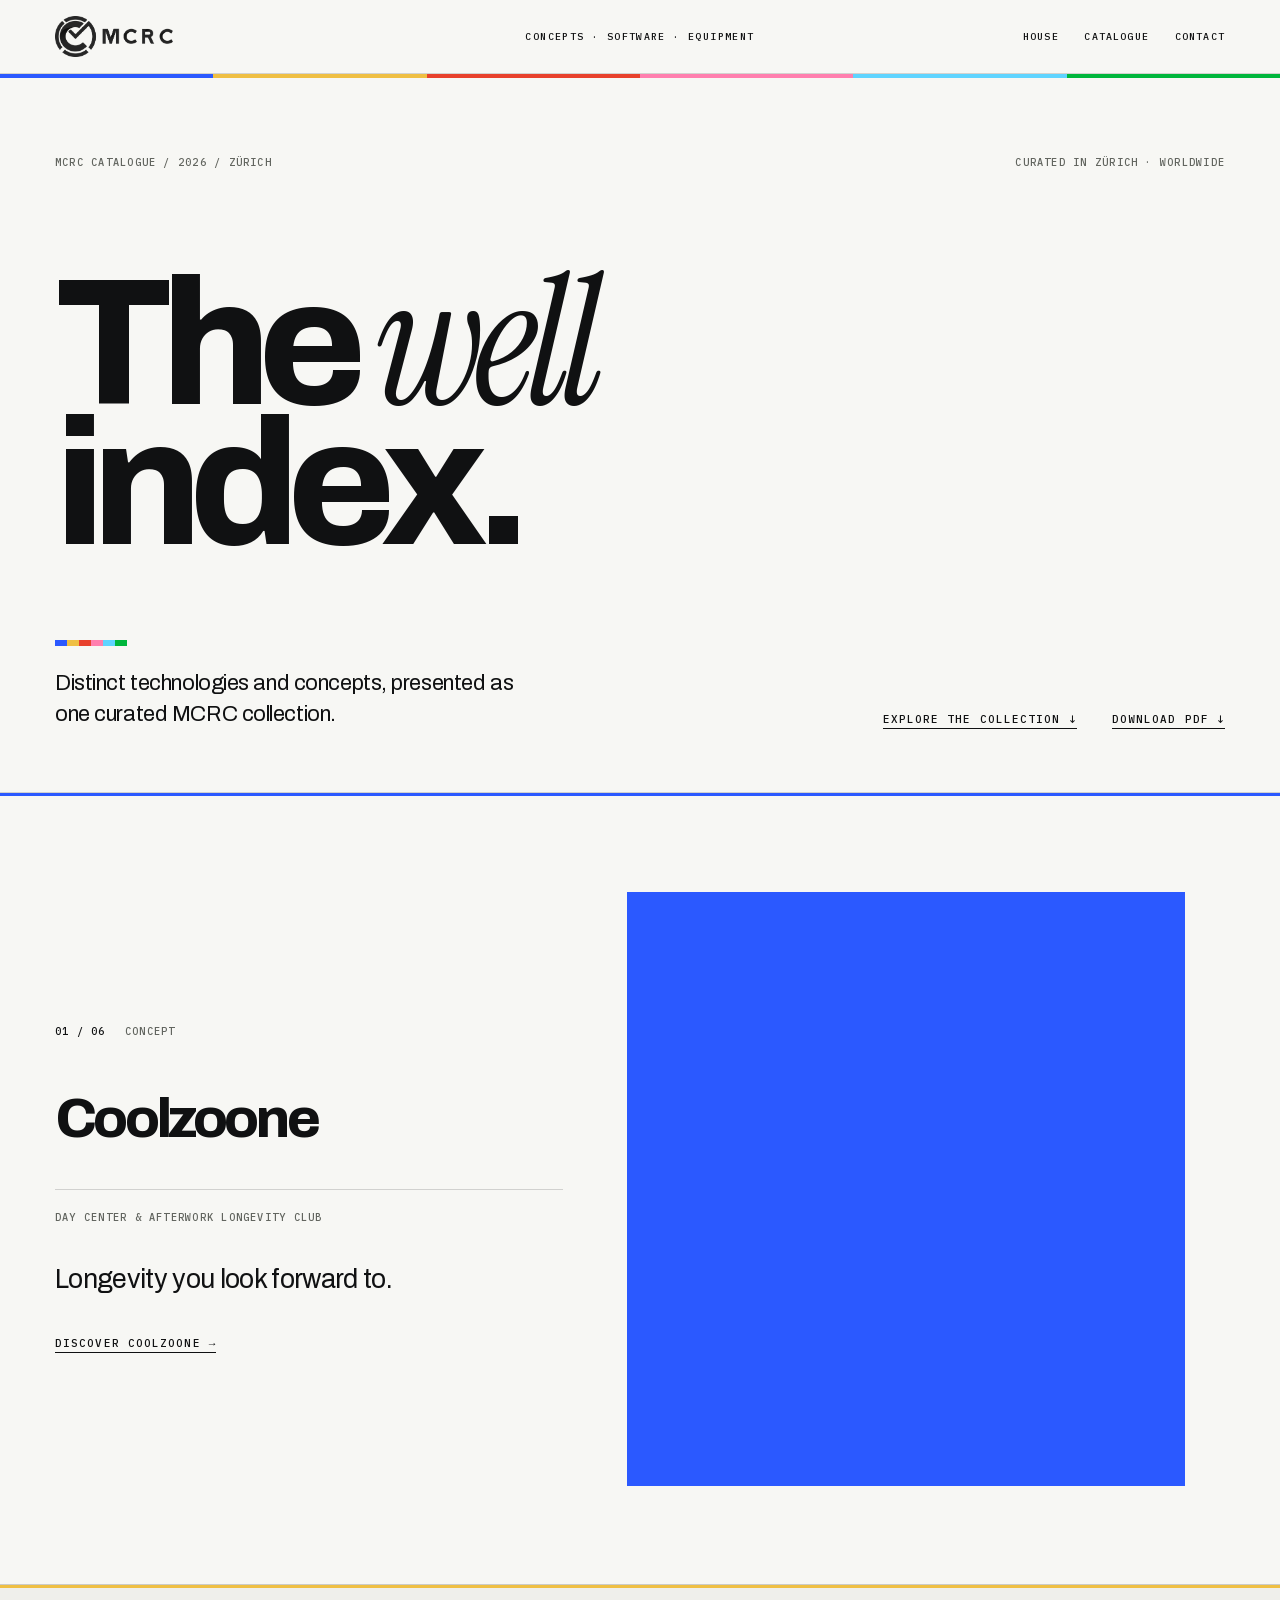
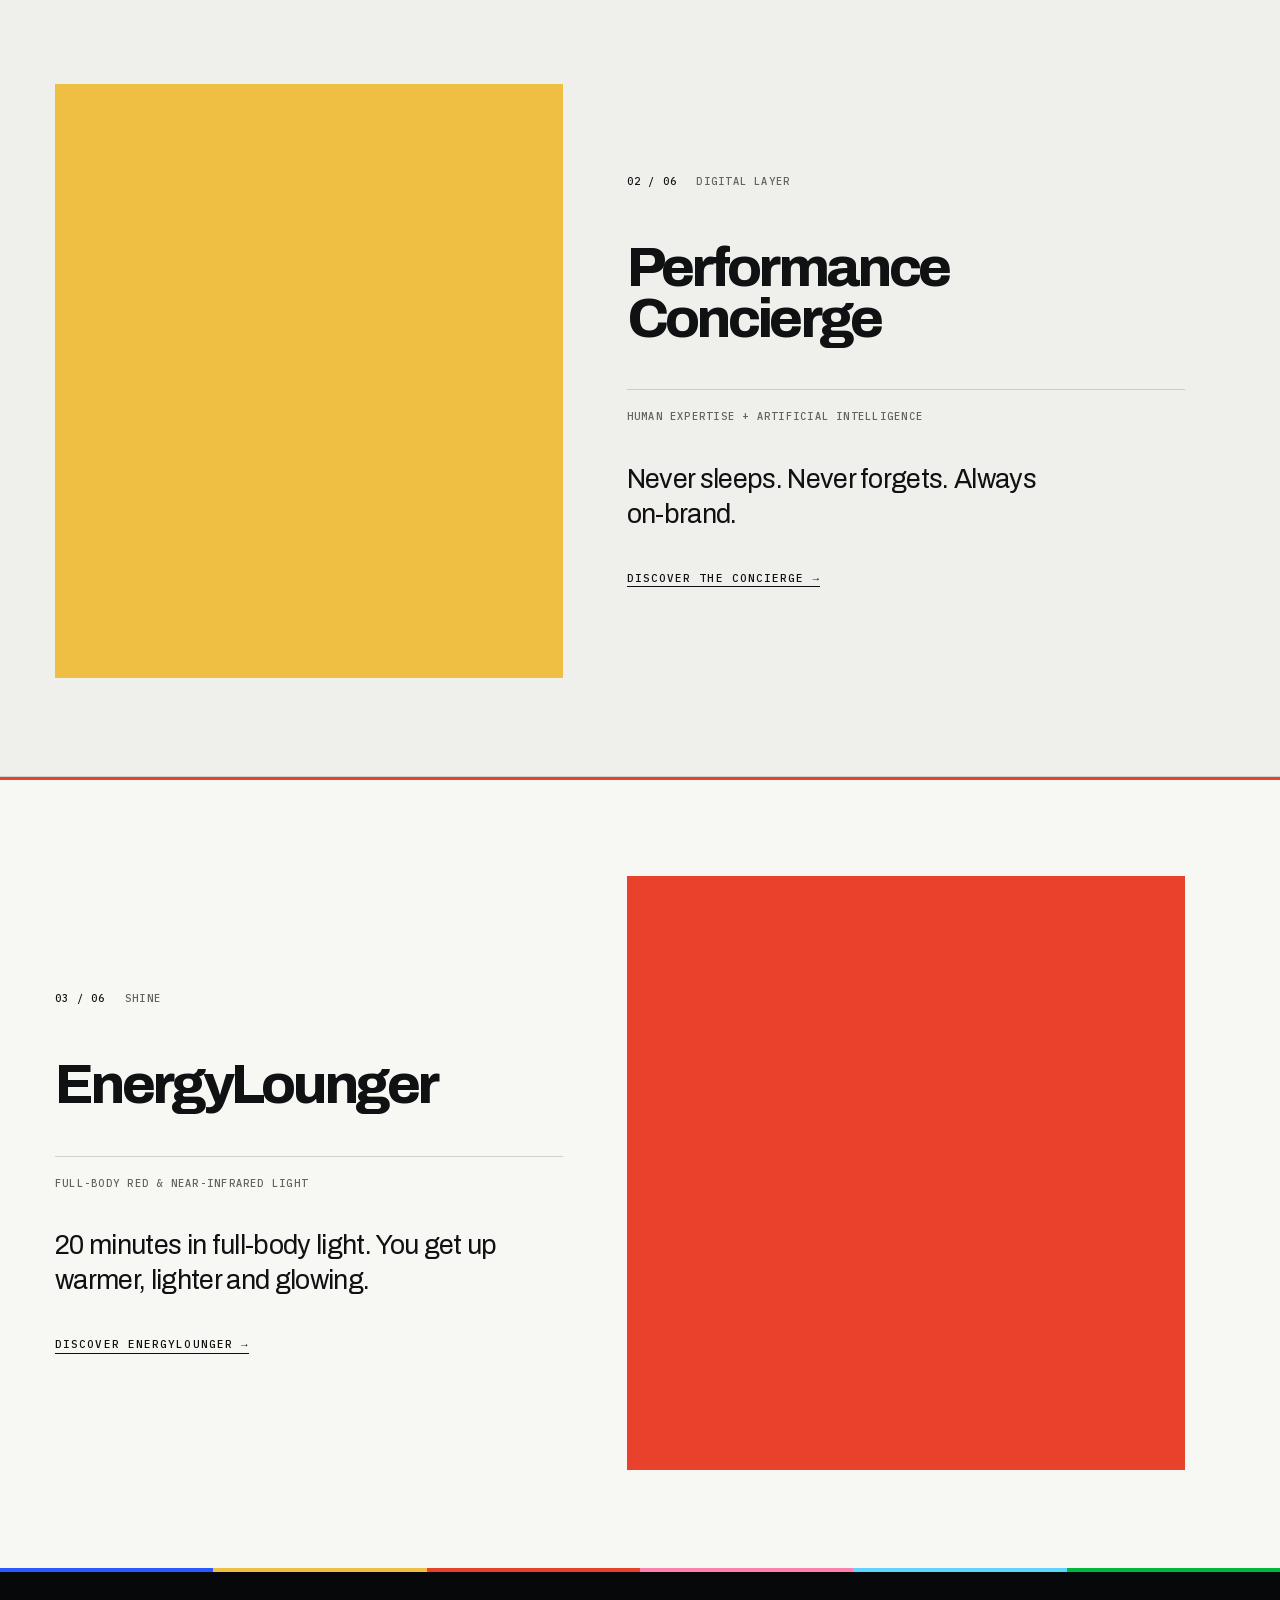
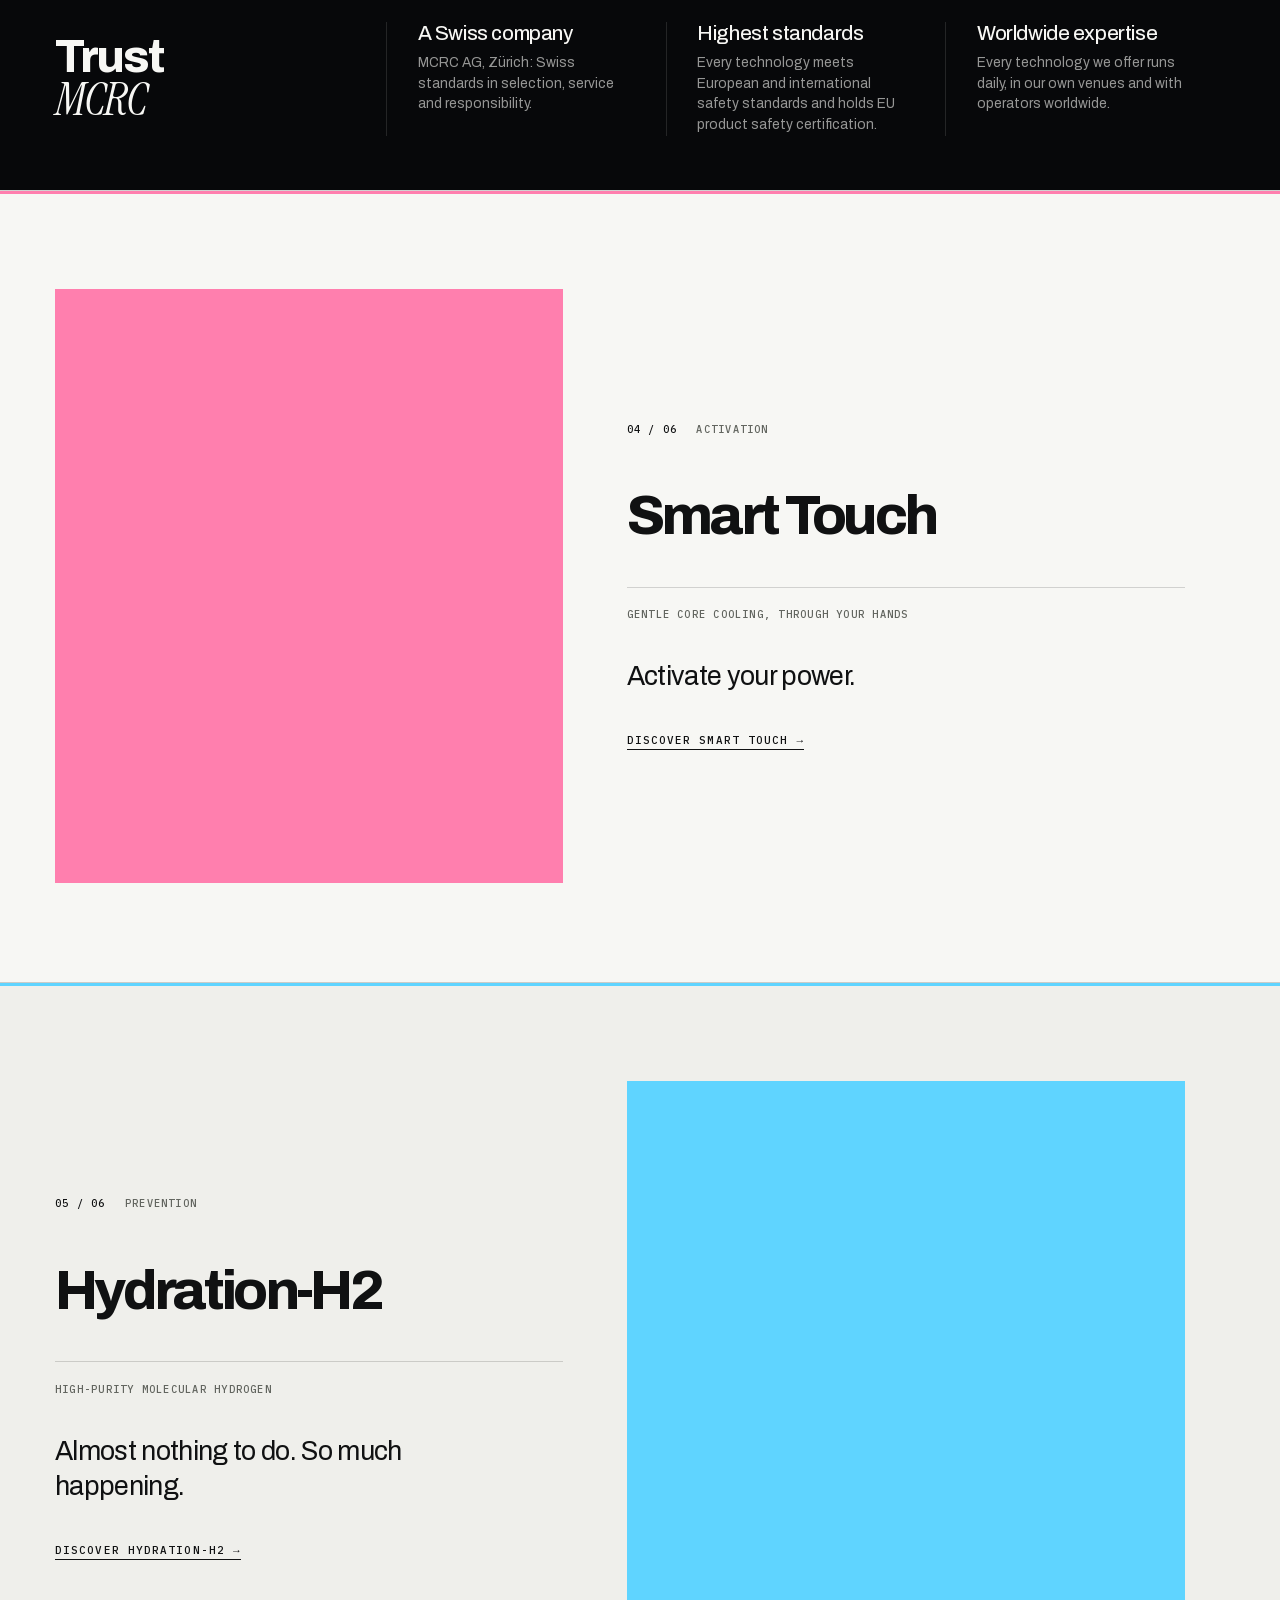
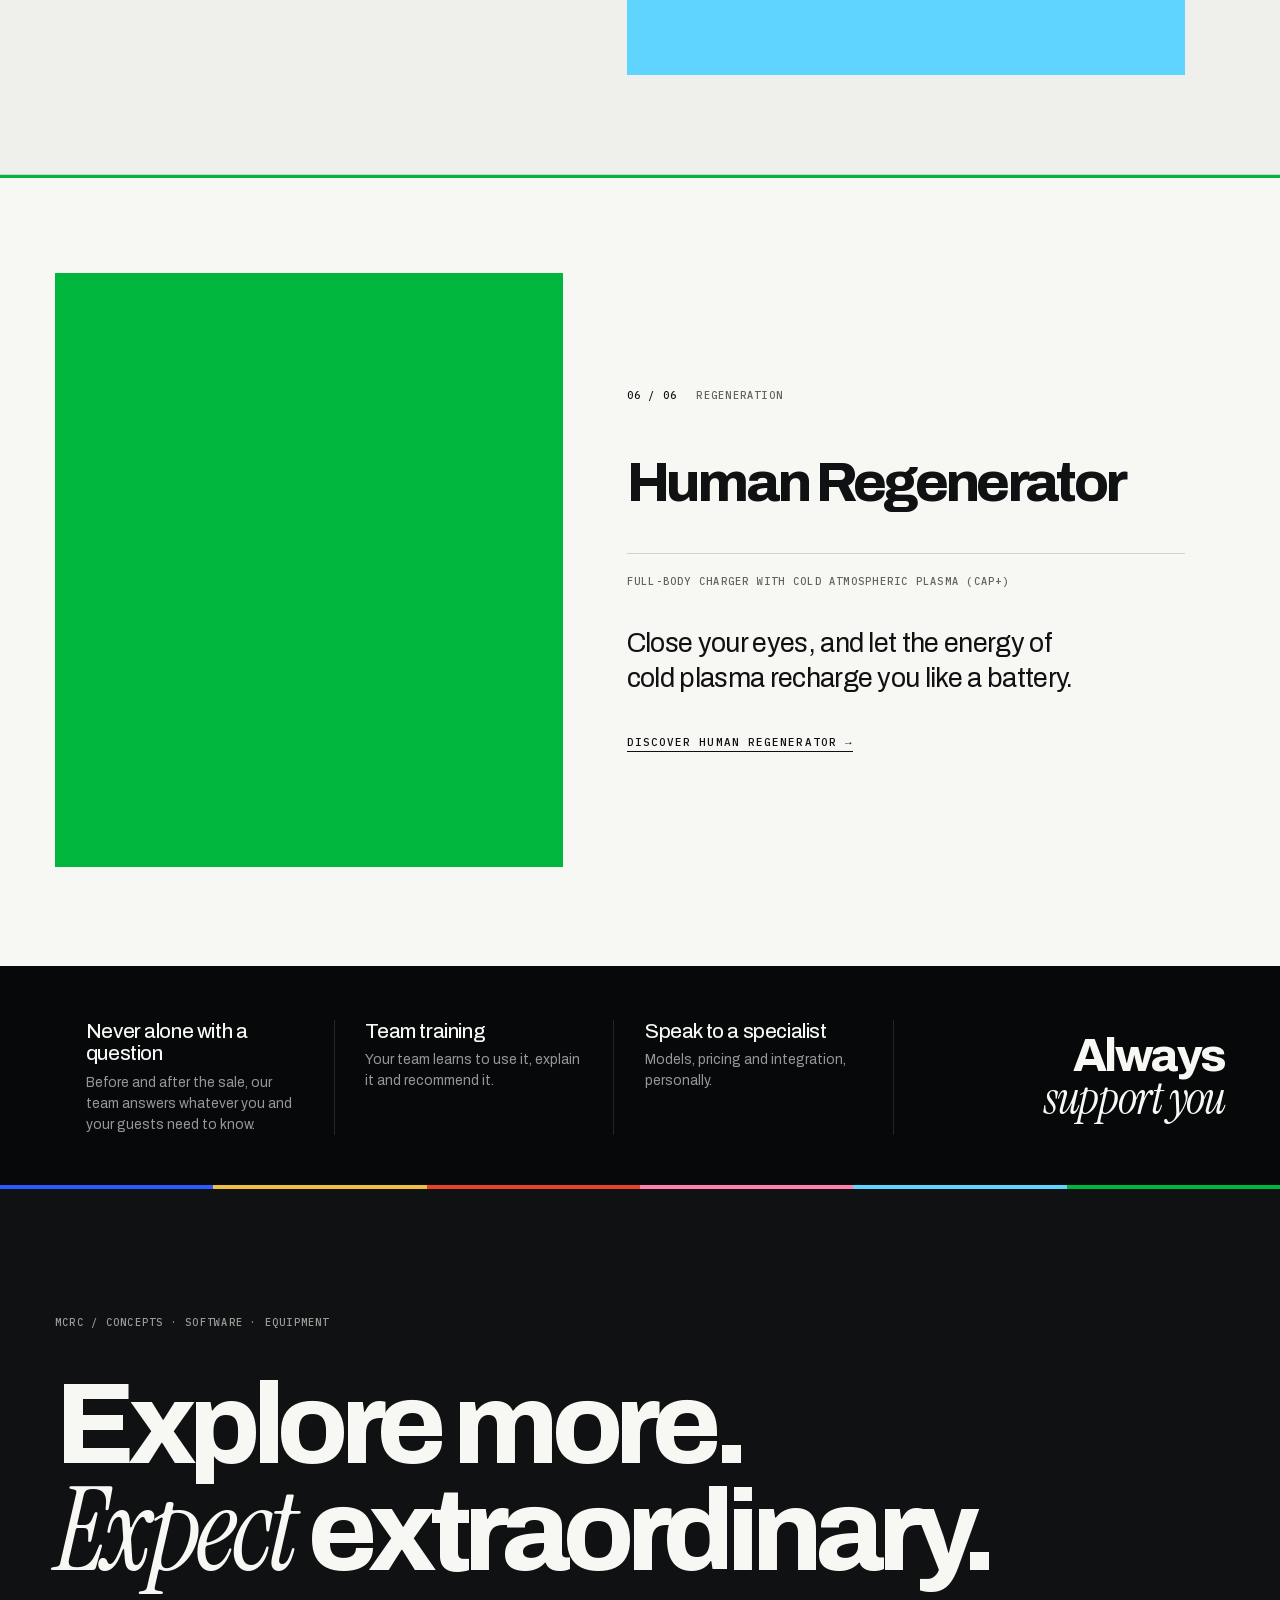
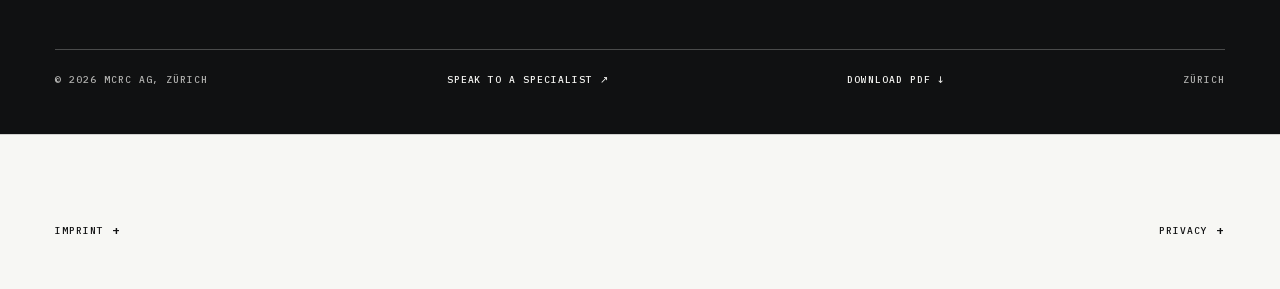
<file: catalogue.html>
<!doctype html><html lang="en"><head><meta charset="utf-8"><meta name="viewport" content="width=device-width,initial-scale=1"><title>The Well Index | MCRC Longevity &amp; Wellness Catalogue</title><meta name="description" content="Bring longevity to your space: concepts, software and CE-certified equipment from MCRC Zürich, with team training and support. Explore and download the catalogue."><link rel="stylesheet" href="shared.css?v=20261025e"><link rel="canonical" href="https://mcrc.ch/catalogue">
<style>
html{scroll-behavior:smooth}
.ed-progress{position:fixed;top:0;left:0;right:0;height:3px;z-index:60;pointer-events:none}.ed-progress div{height:100%;width:0;background:var(--ink)}
.ed-hero{padding:clamp(4rem,9vh,7rem) var(--gutter) clamp(3rem,7vh,5rem);min-height:calc(88vh - 74px);display:flex;flex-direction:column;justify-content:space-between}
.ed-hero-top{display:flex;justify-content:space-between;gap:1rem}
.ed-hero h1{font-size:clamp(5rem,14vw,14.5rem);line-height:.78;letter-spacing:-.075em;font-weight:760;margin:clamp(3rem,9vh,6rem) 0 clamp(2.5rem,7vh,4.5rem)}
.ed-hero h1 em{font-family:var(--serif);font-weight:400;letter-spacing:-.05em}
.ed-hero-foot{display:grid;grid-template-columns:1fr auto;align-items:end;gap:2.5rem}
.ed-hero-foot p{font-size:clamp(1.05rem,1.7vw,1.5rem);line-height:1.4;letter-spacing:-.02em;max-width:30rem;margin:1.4rem 0 0}
.ed-bar{width:72px;height:6px;background:linear-gradient(90deg,#2B59FF 0 16.66%,#EFBF43 16.66% 33.33%,#E8412C 33.33% 50%,#FF7FAE 50% 66.66%,#5FD4FF 66.66% 83.33%,#00B63C 83.33%)}
.ed-index{position:fixed;right:clamp(.8rem,1.8vw,1.6rem);top:50%;transform:translateY(-50%);z-index:30;display:flex;flex-direction:column;gap:.5rem;opacity:0;pointer-events:none;transition:opacity .5s var(--ease)}
.ed-index.on{opacity:1;pointer-events:auto}
.ed-index a{display:flex;align-items:center;justify-content:flex-end;gap:.6rem;font:500 .58rem/1 var(--mono);letter-spacing:.1em;color:var(--ink);opacity:.4;transition:opacity .25s}
.ed-index a i{display:block;width:14px;height:2px;background:var(--ink);transition:width .3s var(--ease),background .3s}
.ed-index a.active{opacity:1}.ed-index a.active i{width:34px;background:var(--mark)}
.ed-chapter{--mark:var(--ink);position:relative;min-height:88vh;padding:clamp(4rem,10vh,7rem) calc(var(--gutter) + 2.5rem) clamp(4rem,10vh,7rem) var(--gutter);display:grid;grid-template-columns:minmax(0,1fr) minmax(0,1.1fr);align-items:center;gap:5vw;border-top:1px solid var(--hair);overflow:hidden}
.ed-chapter:nth-of-type(even){background:var(--paper2)}
.ed-chapter::before{content:"";position:absolute;left:0;top:-1px;height:4px;width:0;background:var(--mark);transition:width .9s var(--ease)}
.ed-chapter.in::before{width:100%}
.ed-chapter.rev .ed-copy{order:2}
.ed-count{display:flex;gap:1.2rem;margin-bottom:clamp(2rem,6vh,4rem)}.ed-count b{font-weight:500;color:var(--ink)}
.ed-chapter h2{font-size:clamp(2.4rem,4.4vw,5.2rem);line-height:.9;letter-spacing:-.065em;font-weight:760;margin:0 0 clamp(1.6rem,5vh,3rem);transform:translateY(36px);opacity:0;transition:transform 1s var(--ease),opacity .8s}

.ed-chapter.in h2{transform:none;opacity:1}
.ed-line{height:1px;background:var(--hair);transform:scaleX(0);transform-origin:left;transition:transform 1s .15s var(--ease)}.ed-chapter.in .ed-line{transform:scaleX(1)}
.ed-tech{margin:1.2rem 0 0;font:500 .64rem/1.6 var(--mono);letter-spacing:.12em;text-transform:uppercase;color:var(--muted)}
.ed-lede{font-size:clamp(1.25rem,2.1vw,1.85rem);line-height:1.3;letter-spacing:-.025em;max-width:28rem;margin:clamp(1.8rem,4vh,2.6rem) 0}
.ed-media{position:relative;height:min(64vw,66vh);min-height:360px;overflow:hidden;background:var(--ink)}
.ed-media img{position:absolute;inset:-6% 0;width:100%;height:112%;object-fit:cover;transform:translateY(var(--shift,0px)) scale(1.06);transition:transform 1.2s var(--ease)}
.ed-chapter.in .ed-media img{transform:translateY(var(--shift,0px)) scale(1)}
.ed-media .num{position:absolute;top:1.1rem;right:1.2rem;z-index:2;font:500 .58rem/1 var(--mono);letter-spacing:.16em;color:#fff;text-shadow:0 1px 6px rgba(0,0,0,.35)}
.ed-curtain{position:absolute;inset:0;z-index:3;background:var(--mark);transition:transform 1.1s cubic-bezier(.72,0,.18,1) .1s}
.ed-chapter.cur .ed-curtain{transform:translateX(102%)}.ed-chapter.rev.cur .ed-curtain{transform:translateX(-102%)}
.ed-end{background:var(--ink);color:var(--paper);padding:clamp(5rem,14vh,9rem) var(--gutter) 3rem}
.ed-end .kicker{color:rgba(247,247,244,.6)}
.ed-end h2{font-size:clamp(3.4rem,9vw,9rem);line-height:.92;letter-spacing:-.065em;font-weight:760;margin:2.6rem 0 4rem}
.ed-end h2 em{font-family:var(--serif);font-weight:400;letter-spacing:-.04em}
.ed-end-foot{display:flex;justify-content:space-between;gap:1rem;flex-wrap:wrap;border-top:1px solid rgba(247,247,244,.25);padding-top:1.4rem;font:500 .6rem/1.4 var(--mono);letter-spacing:.1em;text-transform:uppercase;color:rgba(247,247,244,.7)}
.ed-end-foot a{color:var(--paper)}
.ed-top{position:fixed;bottom:1.4rem;right:1.4rem;z-index:30;width:44px;height:44px;border-radius:50%;border:1px solid var(--hair);background:rgba(247,247,244,.85);backdrop-filter:blur(10px);-webkit-backdrop-filter:blur(10px);cursor:pointer;font:400 1rem/1 var(--sans);color:var(--ink);opacity:0;pointer-events:none;transition:opacity .4s}
.ed-top.on{opacity:1;pointer-events:auto}
@media(max-width:850px){.ed-chapter,.ed-chapter.rev{grid-template-columns:1fr;min-height:0;padding:3.6rem var(--gutter);gap:2rem}.ed-chapter.rev .ed-copy{order:0}.ed-index{display:none}.ed-hero-foot{grid-template-columns:1fr}.ed-media{height:66vw;min-height:280px}}
@media(prefers-reduced-motion:reduce){html{scroll-behavior:auto}.ed-chapter *,.ed-chapter::before{transition:none!important}.ed-chapter h2{opacity:1;transform:none}.ed-curtain{display:none}.ed-line{transform:none}}


.pc-orb{grid-column:1/-1;justify-self:start;position:relative;isolation:isolate;width:6.2rem;height:6.2rem;margin:0 0 1.6rem;padding:0;border:0;border-radius:50%;cursor:pointer;background:transparent;overflow:hidden;box-shadow:0 22px 40px -14px rgba(23,40,80,.28),0 7px 14px -6px rgba(23,40,80,.16);transition:transform .55s cubic-bezier(.34,1.56,.64,1),opacity .3s ease}.pc-orb .g{position:absolute;inset:0;border-radius:inherit;pointer-events:none}.pc-orb .g-refract{-webkit-backdrop-filter:blur(1.5px) saturate(1.7) brightness(1.06);backdrop-filter:blur(1.5px) saturate(1.7) brightness(1.06)}.pc-orb .g-frost{-webkit-backdrop-filter:blur(10px) saturate(1.5);backdrop-filter:blur(10px) saturate(1.5);background:radial-gradient(closest-side,rgba(255,255,255,.72),rgba(255,255,255,.62) 70%,rgba(255,255,255,.38) 100%);-webkit-mask-image:radial-gradient(closest-side,#000 76%,rgba(0,0,0,.55) 90%,transparent 100%);mask-image:radial-gradient(closest-side,#000 76%,rgba(0,0,0,.55) 90%,transparent 100%)}.pc-orb .g-tint{background:radial-gradient(120% 90% at 30% 0%,rgba(255,255,255,.55),transparent 55%),radial-gradient(90% 90% at 80% 110%,rgba(126,200,227,.34),transparent 60%)}.pc-orb .g-rim{box-shadow:inset 0 0 0 1px rgba(255,255,255,.75),inset 0 2px 1px rgba(255,255,255,.9),inset 0 -2px 6px rgba(74,144,217,.22),inset 0 0 14px rgba(126,200,227,.30)}.pc-orb .g-spec{padding:1.4px;background:conic-gradient(from 225deg,rgba(255,255,255,1) 0deg,rgba(255,255,255,.2) 50deg,rgba(126,200,227,.45) 120deg,rgba(255,255,255,.05) 180deg,rgba(74,144,217,.45) 240deg,rgba(255,255,255,.2) 310deg,rgba(255,255,255,1) 360deg);-webkit-mask:linear-gradient(#000 0 0) content-box,linear-gradient(#000 0 0);-webkit-mask-composite:xor;mask:linear-gradient(#000 0 0) content-box exclude,linear-gradient(#000 0 0);opacity:.9}.pc-orb .pc-orb-txt{position:relative;z-index:2;display:grid;place-items:center;height:100%;color:#101112;font:500 .54rem/1.5 var(--mono);letter-spacing:.14em;text-transform:uppercase;text-align:center}.pc-orb.pc-orb:hover{transform:scale(1.05)}.pc-orb:active{transform:scale(.95)}.pc-orb:focus-visible{outline:2px solid #4a90d9;outline-offset:4px}
.section-body>div>p+p{margin-top:2rem}.pc-orb-hero{z-index:1}.pc-orb-hero .pc-orb{width:clamp(10rem,16vw,14rem);height:clamp(10rem,16vw,14rem);margin:0}.seam.three{grid-template-columns:repeat(3,minmax(0,1fr))}@media(max-width:800px){.seam.three{grid-template-columns:1fr}}.pc-orb-hero .pc-orb:focus-visible{outline:1.5px solid rgba(16,17,18,.4);outline-offset:8px}.pc-orb-hero .pc-orb{box-shadow:none;animation:pcFloat 6s ease-in-out infinite}@keyframes pcFloat{0%,100%{translate:0 0}50%{translate:0 -16px}}.pc-orb-hero .g-refract{-webkit-backdrop-filter:none;backdrop-filter:none}.pc-orb-hero .g-lens{overflow:hidden;background:#27282c}.pc-orb-hero .g-edge{-webkit-backdrop-filter:blur(3px) brightness(1.06);backdrop-filter:blur(3px) brightness(1.06);-webkit-mask-image:radial-gradient(closest-side,transparent 80%,#000 97%);mask-image:radial-gradient(closest-side,transparent 80%,#000 97%)}.pc-orb-hero .g-frost{-webkit-backdrop-filter:none;backdrop-filter:none;-webkit-mask-image:none;mask-image:none;background:radial-gradient(closest-side,rgba(255,255,255,0) 62%,rgba(255,255,255,.10) 86%,rgba(255,255,255,.28) 100%)}.pc-orb-hero .g-tint{background:radial-gradient(46% 22% at 34% 13%,rgba(255,255,255,.55),transparent 72%),radial-gradient(40% 16% at 64% 90%,rgba(255,255,255,.28),transparent 75%)}.pc-orb-hero .g-rim{box-shadow:inset 0 0 0 1px rgba(255,255,255,.75),inset 0 2px 1px rgba(255,255,255,.85),inset 0 -12px 22px rgba(130,85,0,.14),inset 0 0 26px rgba(255,255,255,.22)}.pc-orb-hero .g-spec{padding:2px;opacity:1;background:conic-gradient(from 0deg,rgba(255,255,255,.95) 0deg,rgba(255,255,255,.1) 40deg,rgba(255,255,255,0) 150deg,rgba(255,255,255,.75) 180deg,rgba(255,255,255,.1) 220deg,rgba(255,255,255,0) 330deg,rgba(255,255,255,.95) 360deg);animation:pcSpin 16s linear infinite}@keyframes pcSpin{to{transform:rotate(360deg)}}.pc-orb-hero .pc-orb-txt{color:#fff;font-family:var(--sans);font-weight:600;font-size:clamp(.8rem,.95vw,.95rem);letter-spacing:.02em;text-transform:none;line-height:1;align-items:end;padding-bottom:17%;box-sizing:border-box;text-shadow:0 0 18px rgba(150,95,0,.5),0 1px 2px rgba(120,80,0,.22)}.pc-orb-hero .pc-orb:hover .g-lens{filter:brightness(1.05)}@media(prefers-reduced-motion:reduce){.pc-orb-hero .g-spec,.pc-orb-hero .pc-orb{animation:none}}@media(prefers-reduced-transparency:reduce){.pc-orb-hero .g-lens{background:rgba(255,255,255,.7)}}.pc-hero-visual{display:block;position:relative;overflow:hidden}.pc-orb-hero{position:absolute;left:0;top:0;will-change:transform}.pc-words-in{position:absolute;left:0;top:0;transform-origin:0 0;pointer-events:none}.pc-hero-visual{background:#1e1f22}.pc-code{position:absolute;inset:0;overflow:hidden;padding:0 clamp(1rem,2.4vw,2.2rem);pointer-events:none}.pc-roll{margin:0;font:400 clamp(.6rem,.78vw,.74rem)/1.75 var(--mono);white-space:pre;color:rgba(232,234,238,.13);animation:pcRoll 140s linear infinite}@keyframes pcRoll{to{transform:translateY(-50%)}}@media(prefers-reduced-motion:reduce){.pc-roll{animation:none}}.pc-roll i{font-style:normal}.pc-roll .k{display:inline-block;font-weight:500}.pc-code-out .pc-roll{color:rgba(232,234,238,.15)}.pc-code-out .c{color:rgba(232,234,238,.13)}.pc-code-out .s{color:rgba(160,205,165,.32)}.pc-code-out .w{color:rgba(200,160,230,.34)}.pc-code-out .n{color:rgba(240,150,120,.4)}.pc-code-out .f{color:rgba(232,234,238,.3)}.pc-code-out .k{color:rgba(239,191,67,.78)}.pc-code-in .pc-roll{color:rgba(232,234,238,.3)}.pc-code-in .c{color:rgba(232,234,238,.26)}.pc-code-in .s{color:rgba(160,205,165,.6)}.pc-code-in .w{color:rgba(200,160,230,.62)}.pc-code-in .n{color:rgba(240,150,120,.7)}.pc-code-in .f{color:rgba(232,234,238,.55)}.pc-code-in .k{color:#EFBF43}.pc-roll .k.on{animation:pcAlive 1.1s ease-in-out infinite}@keyframes pcAlive{0%,100%{transform:scale(1);text-shadow:0 0 6px rgba(239,191,67,.45);filter:brightness(1)}50%{transform:scale(1.07);text-shadow:0 0 14px rgba(255,220,120,.95),0 0 32px rgba(239,191,67,.55);filter:brightness(1.4)}}@media(prefers-reduced-motion:reduce){.pc-roll .k.on{animation:none;text-shadow:0 0 14px rgba(255,220,120,.9)}}.pc-answer-label{display:block;margin-bottom:.6rem;font:500 .62rem/1 var(--mono);letter-spacing:.12em;text-transform:uppercase;color:var(--muted)}.pc-answer{margin:2.2rem 0 0;padding-top:1.1rem;border-top:1px solid var(--hair);font-size:clamp(1.1rem,1.35vw,1.3rem);line-height:1.4;letter-spacing:-.01em;font-weight:400}.pc-orb-wrap{position:relative;display:block;flex:none;line-height:0;border-radius:50%;}.pc-orb-wrap .pc-orb{display:block}.pc-orb .g-shine{z-index:1;padding:2.5px;background:conic-gradient(from 0deg,rgba(255,255,255,0) 0deg,rgba(255,255,255,0) 260deg,rgba(255,255,255,.45) 315deg,rgba(255,255,255,.95) 345deg,#fff 352deg,rgba(255,255,255,0) 360deg);-webkit-mask:linear-gradient(#000 0 0) content-box,linear-gradient(#000 0 0);-webkit-mask-composite:xor;mask:linear-gradient(#000 0 0) content-box exclude,linear-gradient(#000 0 0);filter:blur(.5px);animation:pcShine 3s linear infinite}@keyframes pcShine{to{transform:rotate(360deg)}}@media(prefers-reduced-motion:reduce){.pc-orb .g-shine{animation:none}}.ed-media .ed-live{position:absolute;inset:0;min-height:0}.ed-media .ed-live .pc-orb{text-decoration:none}</style><link rel="icon" type="image/png" href="assets/img/favicon.png"><link rel="apple-touch-icon" href="assets/img/apple-touch-icon.png"><meta property="og:url" content="https://mcrc.ch/catalogue"><meta property="og:type" content="website"><meta property="og:site_name" content="MCRC"><meta property="og:description" content="Bring longevity to your space: concepts, software and CE-certified equipment from MCRC Zürich, with team training and support. Explore and download the catalogue."><meta property="og:title" content="The Well Index | MCRC Longevity &amp; Wellness Catalogue"><meta property="og:image" content="https://mcrc.ch/assets/img/catalogue-cover-art.jpg"><meta name="twitter:card" content="summary_large_image"></head><body>
<div class="ed-progress" aria-hidden="true"><div id="edProgress"></div></div>
<header class="site-header"><a class="brand brand-logo" href="/"><img src="assets/img/mcrc-logo.png" width="381" height="132" alt="MCRC · Longevity, Performance, Experiences"></a><div class="head-mid">Concepts · Software · Equipment</div><nav class="nav"><a href="/">House</a><a href="/catalogue">Catalogue</a><a href="/#contact">Contact</a></nav><nav class="prod-bar" aria-label="Products"><a href="/coolzoone" style="--c:#2B59FF"><span>Coolzoone</span></a><a href="/performance-concierge" style="--c:#EFBF43"><span>Performance Concierge</span></a><a href="/energylounger" style="--c:#E8412C"><span>EnergyLounger</span></a><a href="/smart-touch" style="--c:#FF7FAE"><span>Smart Touch</span></a><a href="/hydration-h2" style="--c:#5FD4FF"><span>Hydration-H2</span></a><a href="/human-regenerator" style="--c:#00B63C"><span>Human Regenerator</span></a></nav></header>
<section class="ed-hero" id="top"><div class="ed-hero-top"><span class="kicker">MCRC Catalogue / 2026 / Zürich</span><span class="kicker">Curated in Zürich · Worldwide</span></div><h1>The <em>well</em><br>index.</h1><div class="ed-hero-foot"><div><div class="ed-bar" aria-hidden="true"></div><p>Distinct technologies and concepts, presented as one curated MCRC collection.</p></div><div style="display:flex;flex-wrap:wrap;gap:1rem 2.2rem"><a class="cta" href="#chapter-01">Explore the collection <span>↓</span></a><a class="cta" href="assets/pdf/MCRC-Catalogue-2026.pdf" target="_blank" rel="noopener">Download PDF <span>↓</span></a></div></div></section>

<nav class="ed-index" id="edIndex" aria-label="Catalogue chapters"><a href="#chapter-01" style="--mark:#2B59FF" aria-label="Coolzoone">01<i></i></a><a href="#chapter-02" style="--mark:#EFBF43" aria-label="Performance Concierge">02<i></i></a><a href="#chapter-03" style="--mark:#E8412C" aria-label="EnergyLounger">03<i></i></a><a href="#chapter-04" style="--mark:#FF7FAE" aria-label="Smart Touch">04<i></i></a><a href="#chapter-05" style="--mark:#5FD4FF" aria-label="Hydration-H2">05<i></i></a><a href="#chapter-06" style="--mark:#00B63C" aria-label="Human Regenerator">06<i></i></a></nav>
<main>
<section class="ed-chapter" id="chapter-01" style="--mark:#2B59FF"><div class="ed-copy"><div class="ed-count kicker"><b>01 / 06</b><span>Concept</span></div><h2>Coolzoone</h2><div class="ed-line"></div><p class="ed-tech">Day Center &amp; Afterwork Longevity Club</p><p class="ed-lede">Longevity you look forward to.</p><a class="cta" href="/coolzoone">Discover Coolzoone <span>→</span></a></div><div class="ed-media"><img src="assets/img/coolzoone-hero-joy.jpg" width="1440" height="1800" alt="Guests enjoying the Coolzoone longevity club" loading="lazy" style="object-position:center 35%"><span class="num">MCRC / 01</span><div class="ed-curtain"></div></div></section>
<section class="ed-chapter rev" id="chapter-02" style="--mark:#EFBF43"><div class="ed-copy"><div class="ed-count kicker"><b>02 / 06</b><span>Digital Layer</span></div><h2>Performance Concierge</h2><div class="ed-line"></div><p class="ed-tech">Human expertise + artificial intelligence</p><p class="ed-lede">Never sleeps. Never forgets. Always on-brand.</p><a class="cta" href="/performance-concierge">Discover the Concierge <span>→</span></a></div><div class="ed-media"><div class="pc-hero-visual ed-live"><div class="pc-code pc-code-out" aria-hidden="true"><pre class="pc-roll"><i class="c">// MCRC Concierge · recommendation engine</i>
<i class="w">import</i> { protocols, studies, datasheets } <i class="w">from</i> <i class="s">"@mcrc/knowledge"</i>;

<i class="w">const</i> guest = <i class="f">listen</i>({ profile: <i class="s">"athlete"</i>, goal: <i class="s">"recovery"</i> });
<i class="w">const</i> options = [<i class="s">"</i><b class="k">CRYO</b><i class="s">"</i>, <i class="s">"</i><b class="k">HUMAN REGENERATOR</b><i class="s">"</i>, <i class="s">"</i><b class="k">RED LIGHT</b><i class="s">"</i>, <i class="s">"</i><b class="k">HBOT</b><i class="s">"</i>, <i class="s">"</i><b class="k">SAUNA</b><i class="s">"</i>];

<i class="w">for</i> (<i class="w">const</i> t <i class="w">of</i> options) {
  <i class="w">if</i> (<i class="f">contraindicated</i>(t, guest)) <i class="w">continue</i>;   <i class="c">// contraindications checked</i>
  <i class="w">const</i> fit = <i class="f">score</i>(t, guest.goal, guest.profile);
  ranked.<i class="f">push</i>({ technology: t, fit, sources: <i class="f">cite</i>(studies, <i class="s">"peer-reviewed studies"</i>) });
}

<i class="w">const</i> <b class="k">CRYO</b> = { temperature: <i class="s">"-110 °C"</i>, session: <i class="s">"2–3 min"</i>, before: <i class="s">"</i><b class="k">SAUNA</b><i class="s">"</i> };
<i class="w">const</i> <b class="k">HBOT</b> = { pressure: <i class="s">"1.5–2.0 ATA"</i>, seats: <i class="n">2</i>, mood: <i class="s">"deep pressure, calm breath"</i> };
<i class="w">const</i> <b class="k">RED_LIGHT</b> = { spectrum: <i class="s">"red &amp; near-infrared"</i>, position: <i class="s">"zero gravity"</i> };
<i class="w">const</i> <b class="k">HUMAN_REGENERATOR</b> = { field: <i class="s">"cold plasma"</i>, body: <i class="s">"full"</i>, origin: <i class="s">"Made in Germany"</i> };
<i class="w">const</i> <b class="k">SAUNA</b> = { ritual: <i class="s">"rounds &amp; rituals"</i>, rhythm: <i class="s">"heat, then cold"</i>, rounds: <i class="n">3</i> };

<i class="f">answer</i>({
  recommendation: ranked[<i class="n">0</i>].technology,   <i class="c">// "</i><b class="k">HBOT</b><i class="c">"</i>
  order: [<i class="s">"</i><b class="k">HBOT</b><i class="s">"</i>, <i class="s">"</i><b class="k">RED LIGHT</b><i class="s">"</i>, <i class="s">"</i><b class="k">CRYO</b><i class="s">"</i>],
  step: <i class="s">"protocol · step 2"</i>,
  when: <i class="s">"after training, before sleep"</i>,
  why: <i class="f">explain</i>(ranked[<i class="n">0</i>], guest),
  sources: ranked[<i class="n">0</i>].sources,
  language: <i class="f">detect</i>(guest)                  <i class="c">// en · de · es · fr</i>
});

<i class="f">offer</i>({ slot: calendar.<i class="f">next</i>(), package: <i class="f">match</i>(guest), signup: false });

<i class="c">// next guest</i>
<i class="w">const</i> couple = <i class="f">listen</i>({ profile: <i class="s">"couple"</i>, goal: <i class="s">"deep sleep"</i> });
<i class="w">const</i> evening = <i class="f">plan</i>(couple, [<i class="s">"</i><b class="k">SAUNA</b><i class="s">"</i>, <i class="s">"</i><b class="k">RED LIGHT</b><i class="s">"</i>, <i class="s">"</i><b class="k">HUMAN REGENERATOR</b><i class="s">"</i>]);
<i class="w">if</i> (couple.first_visit) <i class="f">brief</i>(team, evening, { tone: <i class="s">"warm"</i> });

<i class="f">check</i>(protocols.safety, [<i class="s">"</i><b class="k">CRYO</b><i class="s">"</i>, <i class="s">"</i><b class="k">HBOT</b><i class="s">"</i>], couple);
<i class="f">answer</i>({ recommendation: <i class="s">"</i><b class="k">SAUNA</b><i class="s">"</i>, then: <i class="s">"</i><b class="k">RED LIGHT</b><i class="s">"</i>, sources: <i class="f">cite</i>(studies) });

<i class="c">// manufacturer view</i>
<i class="w">const</i> device = datasheets.<i class="f">get</i>(<i class="s">"</i><b class="k">HUMAN REGENERATOR</b><i class="s">"</i>, <i class="s">"manufacturer datasheet"</i>);
<i class="f">certify</i>(device, <i class="s">"TÜV NORD"</i>);
<i class="f">train</i>(operators, device, { languages: [<i class="s">"en"</i>, <i class="s">"de"</i>, <i class="s">"es"</i>, <i class="s">"fr"</i>] });
<i class="w">const</i> h2 = datasheets.<i class="f">get</i>(<i class="s">"S 3000 Pro"</i>, { status: <i class="s">"Swiss registered"</i> });
<i class="w">const</i> faq = answers.<i class="w">from</i>(device, protocols, { claims: <i class="s">"market-safe"</i> });

<i class="f">stream</i>(answer).<i class="f">to</i>(guest.screen);  <i class="c">// never sleeps · never forgets</i>

<i class="c">// MCRC Concierge · recommendation engine</i>
<i class="w">import</i> { protocols, studies, datasheets } <i class="w">from</i> <i class="s">"@mcrc/knowledge"</i>;

<i class="w">const</i> guest = <i class="f">listen</i>({ profile: <i class="s">"athlete"</i>, goal: <i class="s">"recovery"</i> });
<i class="w">const</i> options = [<i class="s">"</i><b class="k">CRYO</b><i class="s">"</i>, <i class="s">"</i><b class="k">HUMAN REGENERATOR</b><i class="s">"</i>, <i class="s">"</i><b class="k">RED LIGHT</b><i class="s">"</i>, <i class="s">"</i><b class="k">HBOT</b><i class="s">"</i>, <i class="s">"</i><b class="k">SAUNA</b><i class="s">"</i>];

<i class="w">for</i> (<i class="w">const</i> t <i class="w">of</i> options) {
  <i class="w">if</i> (<i class="f">contraindicated</i>(t, guest)) <i class="w">continue</i>;   <i class="c">// contraindications checked</i>
  <i class="w">const</i> fit = <i class="f">score</i>(t, guest.goal, guest.profile);
  ranked.<i class="f">push</i>({ technology: t, fit, sources: <i class="f">cite</i>(studies, <i class="s">"peer-reviewed studies"</i>) });
}

<i class="w">const</i> <b class="k">CRYO</b> = { temperature: <i class="s">"-110 °C"</i>, session: <i class="s">"2–3 min"</i>, before: <i class="s">"</i><b class="k">SAUNA</b><i class="s">"</i> };
<i class="w">const</i> <b class="k">HBOT</b> = { pressure: <i class="s">"1.5–2.0 ATA"</i>, seats: <i class="n">2</i>, mood: <i class="s">"deep pressure, calm breath"</i> };
<i class="w">const</i> <b class="k">RED_LIGHT</b> = { spectrum: <i class="s">"red &amp; near-infrared"</i>, position: <i class="s">"zero gravity"</i> };
<i class="w">const</i> <b class="k">HUMAN_REGENERATOR</b> = { field: <i class="s">"cold plasma"</i>, body: <i class="s">"full"</i>, origin: <i class="s">"Made in Germany"</i> };
<i class="w">const</i> <b class="k">SAUNA</b> = { ritual: <i class="s">"rounds &amp; rituals"</i>, rhythm: <i class="s">"heat, then cold"</i>, rounds: <i class="n">3</i> };

<i class="f">answer</i>({
  recommendation: ranked[<i class="n">0</i>].technology,   <i class="c">// "</i><b class="k">HBOT</b><i class="c">"</i>
  order: [<i class="s">"</i><b class="k">HBOT</b><i class="s">"</i>, <i class="s">"</i><b class="k">RED LIGHT</b><i class="s">"</i>, <i class="s">"</i><b class="k">CRYO</b><i class="s">"</i>],
  step: <i class="s">"protocol · step 2"</i>,
  when: <i class="s">"after training, before sleep"</i>,
  why: <i class="f">explain</i>(ranked[<i class="n">0</i>], guest),
  sources: ranked[<i class="n">0</i>].sources,
  language: <i class="f">detect</i>(guest)                  <i class="c">// en · de · es · fr</i>
});

<i class="f">offer</i>({ slot: calendar.<i class="f">next</i>(), package: <i class="f">match</i>(guest), signup: false });

<i class="c">// next guest</i>
<i class="w">const</i> couple = <i class="f">listen</i>({ profile: <i class="s">"couple"</i>, goal: <i class="s">"deep sleep"</i> });
<i class="w">const</i> evening = <i class="f">plan</i>(couple, [<i class="s">"</i><b class="k">SAUNA</b><i class="s">"</i>, <i class="s">"</i><b class="k">RED LIGHT</b><i class="s">"</i>, <i class="s">"</i><b class="k">HUMAN REGENERATOR</b><i class="s">"</i>]);
<i class="w">if</i> (couple.first_visit) <i class="f">brief</i>(team, evening, { tone: <i class="s">"warm"</i> });

<i class="f">check</i>(protocols.safety, [<i class="s">"</i><b class="k">CRYO</b><i class="s">"</i>, <i class="s">"</i><b class="k">HBOT</b><i class="s">"</i>], couple);
<i class="f">answer</i>({ recommendation: <i class="s">"</i><b class="k">SAUNA</b><i class="s">"</i>, then: <i class="s">"</i><b class="k">RED LIGHT</b><i class="s">"</i>, sources: <i class="f">cite</i>(studies) });

<i class="c">// manufacturer view</i>
<i class="w">const</i> device = datasheets.<i class="f">get</i>(<i class="s">"</i><b class="k">HUMAN REGENERATOR</b><i class="s">"</i>, <i class="s">"manufacturer datasheet"</i>);
<i class="f">certify</i>(device, <i class="s">"TÜV NORD"</i>);
<i class="f">train</i>(operators, device, { languages: [<i class="s">"en"</i>, <i class="s">"de"</i>, <i class="s">"es"</i>, <i class="s">"fr"</i>] });
<i class="w">const</i> h2 = datasheets.<i class="f">get</i>(<i class="s">"S 3000 Pro"</i>, { status: <i class="s">"Swiss registered"</i> });
<i class="w">const</i> faq = answers.<i class="w">from</i>(device, protocols, { claims: <i class="s">"market-safe"</i> });

<i class="f">stream</i>(answer).<i class="f">to</i>(guest.screen);  <i class="c">// never sleeps · never forgets</i>
</pre></div><span class="pc-orb-wrap pc-orb-hero"><a class="pc-orb" href="/performance-concierge" aria-label="See the Performance Concierge in action"><span class="g g-refract"></span><span class="g g-lens"><span class="pc-words-in" aria-hidden="true"><span class="pc-code pc-code-in"><pre class="pc-roll"><i class="c">// MCRC Concierge · recommendation engine</i>
<i class="w">import</i> { protocols, studies, datasheets } <i class="w">from</i> <i class="s">"@mcrc/knowledge"</i>;

<i class="w">const</i> guest = <i class="f">listen</i>({ profile: <i class="s">"athlete"</i>, goal: <i class="s">"recovery"</i> });
<i class="w">const</i> options = [<i class="s">"</i><b class="k">CRYO</b><i class="s">"</i>, <i class="s">"</i><b class="k">HUMAN REGENERATOR</b><i class="s">"</i>, <i class="s">"</i><b class="k">RED LIGHT</b><i class="s">"</i>, <i class="s">"</i><b class="k">HBOT</b><i class="s">"</i>, <i class="s">"</i><b class="k">SAUNA</b><i class="s">"</i>];

<i class="w">for</i> (<i class="w">const</i> t <i class="w">of</i> options) {
  <i class="w">if</i> (<i class="f">contraindicated</i>(t, guest)) <i class="w">continue</i>;   <i class="c">// contraindications checked</i>
  <i class="w">const</i> fit = <i class="f">score</i>(t, guest.goal, guest.profile);
  ranked.<i class="f">push</i>({ technology: t, fit, sources: <i class="f">cite</i>(studies, <i class="s">"peer-reviewed studies"</i>) });
}

<i class="w">const</i> <b class="k">CRYO</b> = { temperature: <i class="s">"-110 °C"</i>, session: <i class="s">"2–3 min"</i>, before: <i class="s">"</i><b class="k">SAUNA</b><i class="s">"</i> };
<i class="w">const</i> <b class="k">HBOT</b> = { pressure: <i class="s">"1.5–2.0 ATA"</i>, seats: <i class="n">2</i>, mood: <i class="s">"deep pressure, calm breath"</i> };
<i class="w">const</i> <b class="k">RED_LIGHT</b> = { spectrum: <i class="s">"red &amp; near-infrared"</i>, position: <i class="s">"zero gravity"</i> };
<i class="w">const</i> <b class="k">HUMAN_REGENERATOR</b> = { field: <i class="s">"cold plasma"</i>, body: <i class="s">"full"</i>, origin: <i class="s">"Made in Germany"</i> };
<i class="w">const</i> <b class="k">SAUNA</b> = { ritual: <i class="s">"rounds &amp; rituals"</i>, rhythm: <i class="s">"heat, then cold"</i>, rounds: <i class="n">3</i> };

<i class="f">answer</i>({
  recommendation: ranked[<i class="n">0</i>].technology,   <i class="c">// "</i><b class="k">HBOT</b><i class="c">"</i>
  order: [<i class="s">"</i><b class="k">HBOT</b><i class="s">"</i>, <i class="s">"</i><b class="k">RED LIGHT</b><i class="s">"</i>, <i class="s">"</i><b class="k">CRYO</b><i class="s">"</i>],
  step: <i class="s">"protocol · step 2"</i>,
  when: <i class="s">"after training, before sleep"</i>,
  why: <i class="f">explain</i>(ranked[<i class="n">0</i>], guest),
  sources: ranked[<i class="n">0</i>].sources,
  language: <i class="f">detect</i>(guest)                  <i class="c">// en · de · es · fr</i>
});

<i class="f">offer</i>({ slot: calendar.<i class="f">next</i>(), package: <i class="f">match</i>(guest), signup: false });

<i class="c">// next guest</i>
<i class="w">const</i> couple = <i class="f">listen</i>({ profile: <i class="s">"couple"</i>, goal: <i class="s">"deep sleep"</i> });
<i class="w">const</i> evening = <i class="f">plan</i>(couple, [<i class="s">"</i><b class="k">SAUNA</b><i class="s">"</i>, <i class="s">"</i><b class="k">RED LIGHT</b><i class="s">"</i>, <i class="s">"</i><b class="k">HUMAN REGENERATOR</b><i class="s">"</i>]);
<i class="w">if</i> (couple.first_visit) <i class="f">brief</i>(team, evening, { tone: <i class="s">"warm"</i> });

<i class="f">check</i>(protocols.safety, [<i class="s">"</i><b class="k">CRYO</b><i class="s">"</i>, <i class="s">"</i><b class="k">HBOT</b><i class="s">"</i>], couple);
<i class="f">answer</i>({ recommendation: <i class="s">"</i><b class="k">SAUNA</b><i class="s">"</i>, then: <i class="s">"</i><b class="k">RED LIGHT</b><i class="s">"</i>, sources: <i class="f">cite</i>(studies) });

<i class="c">// manufacturer view</i>
<i class="w">const</i> device = datasheets.<i class="f">get</i>(<i class="s">"</i><b class="k">HUMAN REGENERATOR</b><i class="s">"</i>, <i class="s">"manufacturer datasheet"</i>);
<i class="f">certify</i>(device, <i class="s">"TÜV NORD"</i>);
<i class="f">train</i>(operators, device, { languages: [<i class="s">"en"</i>, <i class="s">"de"</i>, <i class="s">"es"</i>, <i class="s">"fr"</i>] });
<i class="w">const</i> h2 = datasheets.<i class="f">get</i>(<i class="s">"S 3000 Pro"</i>, { status: <i class="s">"Swiss registered"</i> });
<i class="w">const</i> faq = answers.<i class="w">from</i>(device, protocols, { claims: <i class="s">"market-safe"</i> });

<i class="f">stream</i>(answer).<i class="f">to</i>(guest.screen);  <i class="c">// never sleeps · never forgets</i>

<i class="c">// MCRC Concierge · recommendation engine</i>
<i class="w">import</i> { protocols, studies, datasheets } <i class="w">from</i> <i class="s">"@mcrc/knowledge"</i>;

<i class="w">const</i> guest = <i class="f">listen</i>({ profile: <i class="s">"athlete"</i>, goal: <i class="s">"recovery"</i> });
<i class="w">const</i> options = [<i class="s">"</i><b class="k">CRYO</b><i class="s">"</i>, <i class="s">"</i><b class="k">HUMAN REGENERATOR</b><i class="s">"</i>, <i class="s">"</i><b class="k">RED LIGHT</b><i class="s">"</i>, <i class="s">"</i><b class="k">HBOT</b><i class="s">"</i>, <i class="s">"</i><b class="k">SAUNA</b><i class="s">"</i>];

<i class="w">for</i> (<i class="w">const</i> t <i class="w">of</i> options) {
  <i class="w">if</i> (<i class="f">contraindicated</i>(t, guest)) <i class="w">continue</i>;   <i class="c">// contraindications checked</i>
  <i class="w">const</i> fit = <i class="f">score</i>(t, guest.goal, guest.profile);
  ranked.<i class="f">push</i>({ technology: t, fit, sources: <i class="f">cite</i>(studies, <i class="s">"peer-reviewed studies"</i>) });
}

<i class="w">const</i> <b class="k">CRYO</b> = { temperature: <i class="s">"-110 °C"</i>, session: <i class="s">"2–3 min"</i>, before: <i class="s">"</i><b class="k">SAUNA</b><i class="s">"</i> };
<i class="w">const</i> <b class="k">HBOT</b> = { pressure: <i class="s">"1.5–2.0 ATA"</i>, seats: <i class="n">2</i>, mood: <i class="s">"deep pressure, calm breath"</i> };
<i class="w">const</i> <b class="k">RED_LIGHT</b> = { spectrum: <i class="s">"red &amp; near-infrared"</i>, position: <i class="s">"zero gravity"</i> };
<i class="w">const</i> <b class="k">HUMAN_REGENERATOR</b> = { field: <i class="s">"cold plasma"</i>, body: <i class="s">"full"</i>, origin: <i class="s">"Made in Germany"</i> };
<i class="w">const</i> <b class="k">SAUNA</b> = { ritual: <i class="s">"rounds &amp; rituals"</i>, rhythm: <i class="s">"heat, then cold"</i>, rounds: <i class="n">3</i> };

<i class="f">answer</i>({
  recommendation: ranked[<i class="n">0</i>].technology,   <i class="c">// "</i><b class="k">HBOT</b><i class="c">"</i>
  order: [<i class="s">"</i><b class="k">HBOT</b><i class="s">"</i>, <i class="s">"</i><b class="k">RED LIGHT</b><i class="s">"</i>, <i class="s">"</i><b class="k">CRYO</b><i class="s">"</i>],
  step: <i class="s">"protocol · step 2"</i>,
  when: <i class="s">"after training, before sleep"</i>,
  why: <i class="f">explain</i>(ranked[<i class="n">0</i>], guest),
  sources: ranked[<i class="n">0</i>].sources,
  language: <i class="f">detect</i>(guest)                  <i class="c">// en · de · es · fr</i>
});

<i class="f">offer</i>({ slot: calendar.<i class="f">next</i>(), package: <i class="f">match</i>(guest), signup: false });

<i class="c">// next guest</i>
<i class="w">const</i> couple = <i class="f">listen</i>({ profile: <i class="s">"couple"</i>, goal: <i class="s">"deep sleep"</i> });
<i class="w">const</i> evening = <i class="f">plan</i>(couple, [<i class="s">"</i><b class="k">SAUNA</b><i class="s">"</i>, <i class="s">"</i><b class="k">RED LIGHT</b><i class="s">"</i>, <i class="s">"</i><b class="k">HUMAN REGENERATOR</b><i class="s">"</i>]);
<i class="w">if</i> (couple.first_visit) <i class="f">brief</i>(team, evening, { tone: <i class="s">"warm"</i> });

<i class="f">check</i>(protocols.safety, [<i class="s">"</i><b class="k">CRYO</b><i class="s">"</i>, <i class="s">"</i><b class="k">HBOT</b><i class="s">"</i>], couple);
<i class="f">answer</i>({ recommendation: <i class="s">"</i><b class="k">SAUNA</b><i class="s">"</i>, then: <i class="s">"</i><b class="k">RED LIGHT</b><i class="s">"</i>, sources: <i class="f">cite</i>(studies) });

<i class="c">// manufacturer view</i>
<i class="w">const</i> device = datasheets.<i class="f">get</i>(<i class="s">"</i><b class="k">HUMAN REGENERATOR</b><i class="s">"</i>, <i class="s">"manufacturer datasheet"</i>);
<i class="f">certify</i>(device, <i class="s">"TÜV NORD"</i>);
<i class="f">train</i>(operators, device, { languages: [<i class="s">"en"</i>, <i class="s">"de"</i>, <i class="s">"es"</i>, <i class="s">"fr"</i>] });
<i class="w">const</i> h2 = datasheets.<i class="f">get</i>(<i class="s">"S 3000 Pro"</i>, { status: <i class="s">"Swiss registered"</i> });
<i class="w">const</i> faq = answers.<i class="w">from</i>(device, protocols, { claims: <i class="s">"market-safe"</i> });

<i class="f">stream</i>(answer).<i class="f">to</i>(guest.screen);  <i class="c">// never sleeps · never forgets</i>
</pre></span></span></span><span class="g g-edge"></span><span class="g g-frost"></span><span class="g g-tint"></span><span class="g g-rim"></span><span class="g g-spec"></span><span class="g g-shine"></span><span class="pc-orb-txt"><span>See in action</span></span></a></span></div><span class="num">MCRC / 02</span><div class="ed-curtain"></div></div></section>
<section class="ed-chapter" id="chapter-03" style="--mark:#E8412C"><div class="ed-copy"><div class="ed-count kicker"><b>03 / 06</b><span>Shine</span></div><h2>EnergyLounger</h2><div class="ed-line"></div><p class="ed-tech">Full-body red &amp; near-infrared light</p><p class="ed-lede">20 minutes in full-body light. You get up warmer, lighter and glowing.</p><a class="cta" href="/energylounger">Discover EnergyLounger <span>→</span></a></div><div class="ed-media"><img src="assets/img/energylounger-hero-glow.jpg" width="990" height="990" alt="A guest resting on the glowing EnergyLounger" loading="lazy" style="object-position:35% center"><span class="num">MCRC / 03</span><div class="ed-curtain"></div></div></section>
<section class="vband" aria-label="Why MCRC"><h2 class="vband-title">Trust<br><em>MCRC</em></h2><div class="vband-in"><div class="vband-item"><b>A Swiss company</b><p>MCRC AG, Zürich: Swiss standards in selection, service and responsibility.</p></div><div class="vband-item"><b>Highest standards</b><p>Every technology meets European and international safety standards and holds EU product safety certification.</p></div><div class="vband-item"><b>Worldwide expertise</b><p>Every technology we offer runs daily, in our own venues and with operators worldwide.</p></div></div><div class="vband-bar" aria-hidden="true"></div></section>
<section class="ed-chapter rev" id="chapter-04" style="--mark:#FF7FAE"><div class="ed-copy"><div class="ed-count kicker"><b>04 / 06</b><span>Activation</span></div><h2>Smart Touch</h2><div class="ed-line"></div><p class="ed-tech">Gentle core cooling, through your hands</p><p class="ed-lede">Activate your power.</p><a class="cta" href="/smart-touch">Discover Smart Touch <span>→</span></a></div><div class="ed-media"><img src="assets/img/smart-touch-gym-lounge.jpg" width="1448" height="1086" alt="A woman in sportswear smiles with her hands in Smart Touch in a gym lounge" loading="lazy" style="object-position:68% center"><span class="num">MCRC / 04</span><div class="ed-curtain"></div></div></section>
<section class="ed-chapter" id="chapter-05" style="--mark:#5FD4FF"><div class="ed-copy"><div class="ed-count kicker"><b>05 / 06</b><span>Prevention</span></div><h2>Hydration-H2</h2><div class="ed-line"></div><p class="ed-tech">High-purity molecular hydrogen</p><p class="ed-lede">Almost nothing to do. So much happening.</p><a class="cta" href="/hydration-h2">Discover Hydration-H2 <span>→</span></a></div><div class="ed-media"><img src="assets/img/hydration-h2-hero.jpg" width="1448" height="1086" alt="A woman relaxes with eyes closed, breathing hydrogen through a light nasal cannula" loading="lazy" style="object-position:78% center"><span class="num">MCRC / 05</span><div class="ed-curtain"></div></div></section>
<section class="ed-chapter rev" id="chapter-06" style="--mark:#00B63C"><div class="ed-copy"><div class="ed-count kicker"><b>06 / 06</b><span>Regeneration</span></div><h2>Human Regenerator</h2><div class="ed-line"></div><p class="ed-tech">Full-body charger with cold atmospheric plasma (CAP+)</p><p class="ed-lede">Close your eyes, and let the energy of cold plasma recharge you like a battery.</p><a class="cta" href="/human-regenerator">Discover Human Regenerator <span>→</span></a></div><div class="ed-media"><img src="assets/img/human-regenerator-hero.jpg" width="1600" height="1068" alt="A guest resting on the Human Regenerator JET, a full-body cold plasma system" loading="lazy" style="object-position:28% center"><span class="num">MCRC / 06</span><div class="ed-curtain"></div></div></section>
</main>
<section class="vband vband-alt vband-join" aria-label="How MCRC supports you"><h2 class="vband-title">Always<br><em>support you</em></h2><div class="vband-in"><div class="vband-item"><b>Never alone with a question</b><p>Before and after the sale, our team answers whatever you and your guests need to know.</p></div><div class="vband-item"><b>Team training</b><p>Your team learns to use it, explain it and recommend it.</p></div><div class="vband-item"><b>Speak to a specialist</b><p>Models, pricing and integration, personally.</p></div></div><div class="vband-bar" aria-hidden="true"></div></section><section class="ed-end"><div class="kicker">MCRC / Concepts · Software · Equipment</div><h2>Explore more.<br><em>Expect</em> extraordinary.</h2><div class="ed-end-foot"><span>© 2026 MCRC AG, Zürich</span><a href="mailto:mail@mcrc.ch?subject=MCRC%20%C2%B7%20Speak%20to%20a%20specialist">Speak to a specialist ↗︎</a><a href="assets/pdf/MCRC-Catalogue-2026.pdf" target="_blank" rel="noopener">Download PDF ↓</a><span>Zürich</span></div></section>
<footer id="imprint"><div class="legal"><details><summary>Imprint</summary><p>Medical Cryo Race Club (MCRC) AG<br>Heinrichstrasse 215 · 8005 Zürich · Switzerland<br>UID: CHE-403.646.689 · Commercial Register of the Canton of Zürich<br>Email: <a href="mailto:mail@mcrc.ch">mail@mcrc.ch</a></p></details><details><summary>Privacy</summary><p>This website uses no cookies and no tracking. All fonts are loaded locally; no connections are made to third-party servers. If you contact us by email, we use your details only to answer your enquiry. The operators of linked external websites are solely responsible for their content.</p></details></div></footer>
<button class="ed-top" id="edTop" type="button" aria-label="Back to top">↑</button>
<script>
(function(){
  var chapters=[].slice.call(document.querySelectorAll('.ed-chapter')),links=[].slice.call(document.querySelectorAll('.ed-index a'));
  var index=document.getElementById('edIndex'),bar=document.getElementById('edProgress'),top=document.getElementById('edTop');
  var reduce=matchMedia('(prefers-reduced-motion: reduce)').matches;
  if('IntersectionObserver' in window){var io=new IntersectionObserver(function(es){es.forEach(function(e){var c=e.target,n=+(c.dataset.plays||0);if(e.intersectionRatio>=.2){c.classList.add('in');if(!c.classList.contains('cur')){c.classList.add('cur');c.dataset.plays=n+1}}else if(!e.isIntersecting&&n<2)c.classList.remove('cur')})},{threshold:[0,.2]});chapters.forEach(function(c){io.observe(c)})}
  else chapters.forEach(function(c){c.classList.add('in','cur')});
  var queued=false;
  function update(){
    var y=scrollY,vh=innerHeight,max=document.documentElement.scrollHeight-vh;
    bar.style.width=(max>0?y/max*100:0)+'%';
    var first=chapters[0].getBoundingClientRect().top,last=chapters[chapters.length-1].getBoundingClientRect().bottom;
    var show=first<vh*.6&&last>vh*.4;index.classList.toggle('on',show);top.classList.toggle('on',first<vh*.5);
    var active=0,best=1e9;
    chapters.forEach(function(c,i){var r=c.getBoundingClientRect(),d=Math.abs(r.top-vh*.26);if(d<best){best=d;active=i}
      if(!reduce&&r.top<vh&&r.bottom>0){var img=c.querySelector('.ed-media img');if(img){var s=(vh*.5-r.top-r.height*.5)*.05;img.style.setProperty('--shift',Math.max(-28,Math.min(28,s))+'px')}}});
    links.forEach(function(l,i){l.classList.toggle('active',i===active)});queued=false;
  }
  addEventListener('scroll',function(){if(!queued){queued=true;requestAnimationFrame(update)}},{passive:true});
  addEventListener('resize',update);top.onclick=function(){scrollTo({top:0,behavior:reduce?'auto':'smooth'})};update();
})();
</script>
<script>(function(){var v=document.querySelector('.pc-hero-visual');if(!v)return;var w=v.querySelector('.pc-orb-hero'),o=w&&w.querySelector('.pc-orb'),inn=w&&w.querySelector('.pc-words-in');if(!o||!inn)return;
var R=1.25,x=0,y=0,vx=0,vy=0,gx=0,gy=0,om=1.6,c=0,raf=0,last=0,timer=0,seen=true,ptr=false,reduce=matchMedia('(prefers-reduced-motion: reduce)').matches,spots=[[.62,.24],[.32,.44],[.66,.62],[.36,.78],[.5,.5]],si=0;
function clampX(a){return Math.max(8,Math.min(v.clientWidth-2*c-8,a));}function clampY(a){return Math.max(8,Math.min(v.clientHeight-2*c-8,a));}
function draw(){var sp=Math.sqrt(vx*vx+vy*vy),st=Math.min(.085,sp/5200),an=Math.atan2(vy,vx)*57.2958,def=st>.002?' rotate('+an+'deg) scale('+(1+st)+','+(1-st*.65)+') rotate('+(-an)+'deg)':'';w.style.transform='translate3d('+x+'px,'+y+'px,0)'+def;v.style.setProperty('--mx',(x+c)+'px');v.style.setProperty('--my',(y+c)+'px');inn.style.transform='translate3d('+(c-(x+c)*R)+'px,'+(c-(y+c)*R)+'px,0) scale('+R+')';}
function frame(now){var dt=Math.min(.034,(now-last)/1000);last=now;var ax=om*om*(gx-x)-1.5*om*vx,ay=om*om*(gy-y)-1.5*om*vy;vx+=ax*dt;vy+=ay*dt;x+=vx*dt;y+=vy*dt;draw();
if(Math.abs(gx-x)+Math.abs(gy-y)<.3&&Math.abs(vx)+Math.abs(vy)<.3){x=gx;y=gy;vx=vy=0;draw();raf=0;return;}raf=requestAnimationFrame(frame);}
function goal(nx,ny,speed){gx=clampX(nx);gy=clampY(ny);om=speed;if(reduce){x=gx;y=gy;draw();return;}if(!raf){last=performance.now();raf=requestAnimationFrame(frame);}}
function spot(i){var s=spots[i];goal(s[0]*v.clientWidth-c,s[1]*v.clientHeight-c,1.5);}
function busy(){return !seen||document.hidden||ptr||o.getAttribute('aria-expanded')==='true';}
var track=null,ko=[],ki=[];function pick(){var vr=v.getBoundingClientRect(),c2=c+8,cand=ko.filter(function(k){var r=k.getBoundingClientRect(),cx=r.left+r.width/2-vr.left,cy=r.top+r.height/2-vr.top;return k!==track&&cx>c2&&cx<vr.width-c2&&cy>vr.height*.3&&cy<vr.height-c2;});return cand.length?cand[Math.floor(Math.random()*cand.length)]:null;}function follow(){if(!track||ptr||o.getAttribute('aria-expanded')==='true')return;var vr=v.getBoundingClientRect(),r=track.getBoundingClientRect();goal(r.left+r.width/2-vr.left-c,r.top+r.height/2-vr.top-c,1.5);}function auto(delay){clearTimeout(timer);if(reduce)return;timer=setTimeout(function(){if(busy()){auto(1500);return;}track=pick();if(track)follow();else{si=(si+1)%spots.length;spot(si);}auto(7600);},delay);}
v.addEventListener('pointermove',function(e){if(e.pointerType!=='mouse'||o.getAttribute('aria-expanded')==='true')return;ptr=true;track=null;var r=v.getBoundingClientRect();goal(e.clientX-r.left-c,e.clientY-r.top-c,2.4);});
v.addEventListener('pointerleave',function(){ptr=false;auto(4000);});
function size(){c=o.offsetWidth/2;v.style.setProperty('--lr',(c*2.1)+'px');inn.style.width=v.clientWidth+'px';inn.style.height=v.clientHeight+'px';var s=spots[si];gx=clampX(s[0]*v.clientWidth-c);gy=clampY(s[1]*v.clientHeight-c);if(!raf){x=gx;y=gy;}draw();}
size();addEventListener('resize',size);if(document.fonts)document.fonts.ready.then(size);
if('IntersectionObserver'in window)new IntersectionObserver(function(e){seen=e[0].isIntersecting;}).observe(v);ko=[].slice.call(v.querySelectorAll('.pc-code-out .k'));ki=[].slice.call(inn.querySelectorAll('.k'));setInterval(function(){if(!seen||document.hidden)return;follow();var vr=v.getBoundingClientRect(),cx=vr.left+x+c,cy=vr.top+y+c,lim=c*.72;ko.forEach(function(k,i){var r=k.getBoundingClientRect(),on=r.bottom>vr.top&&r.top<vr.bottom&&Math.abs(r.left+r.width/2-cx)<lim&&Math.abs(r.top+r.height/2-cy)<lim*.8;if(on!==k.classList.contains('on')){k.classList.toggle('on',on);ki[i]&&ki[i].classList.toggle('on',on);}});},140);
auto(3000);})();</script></body></html>
</file>
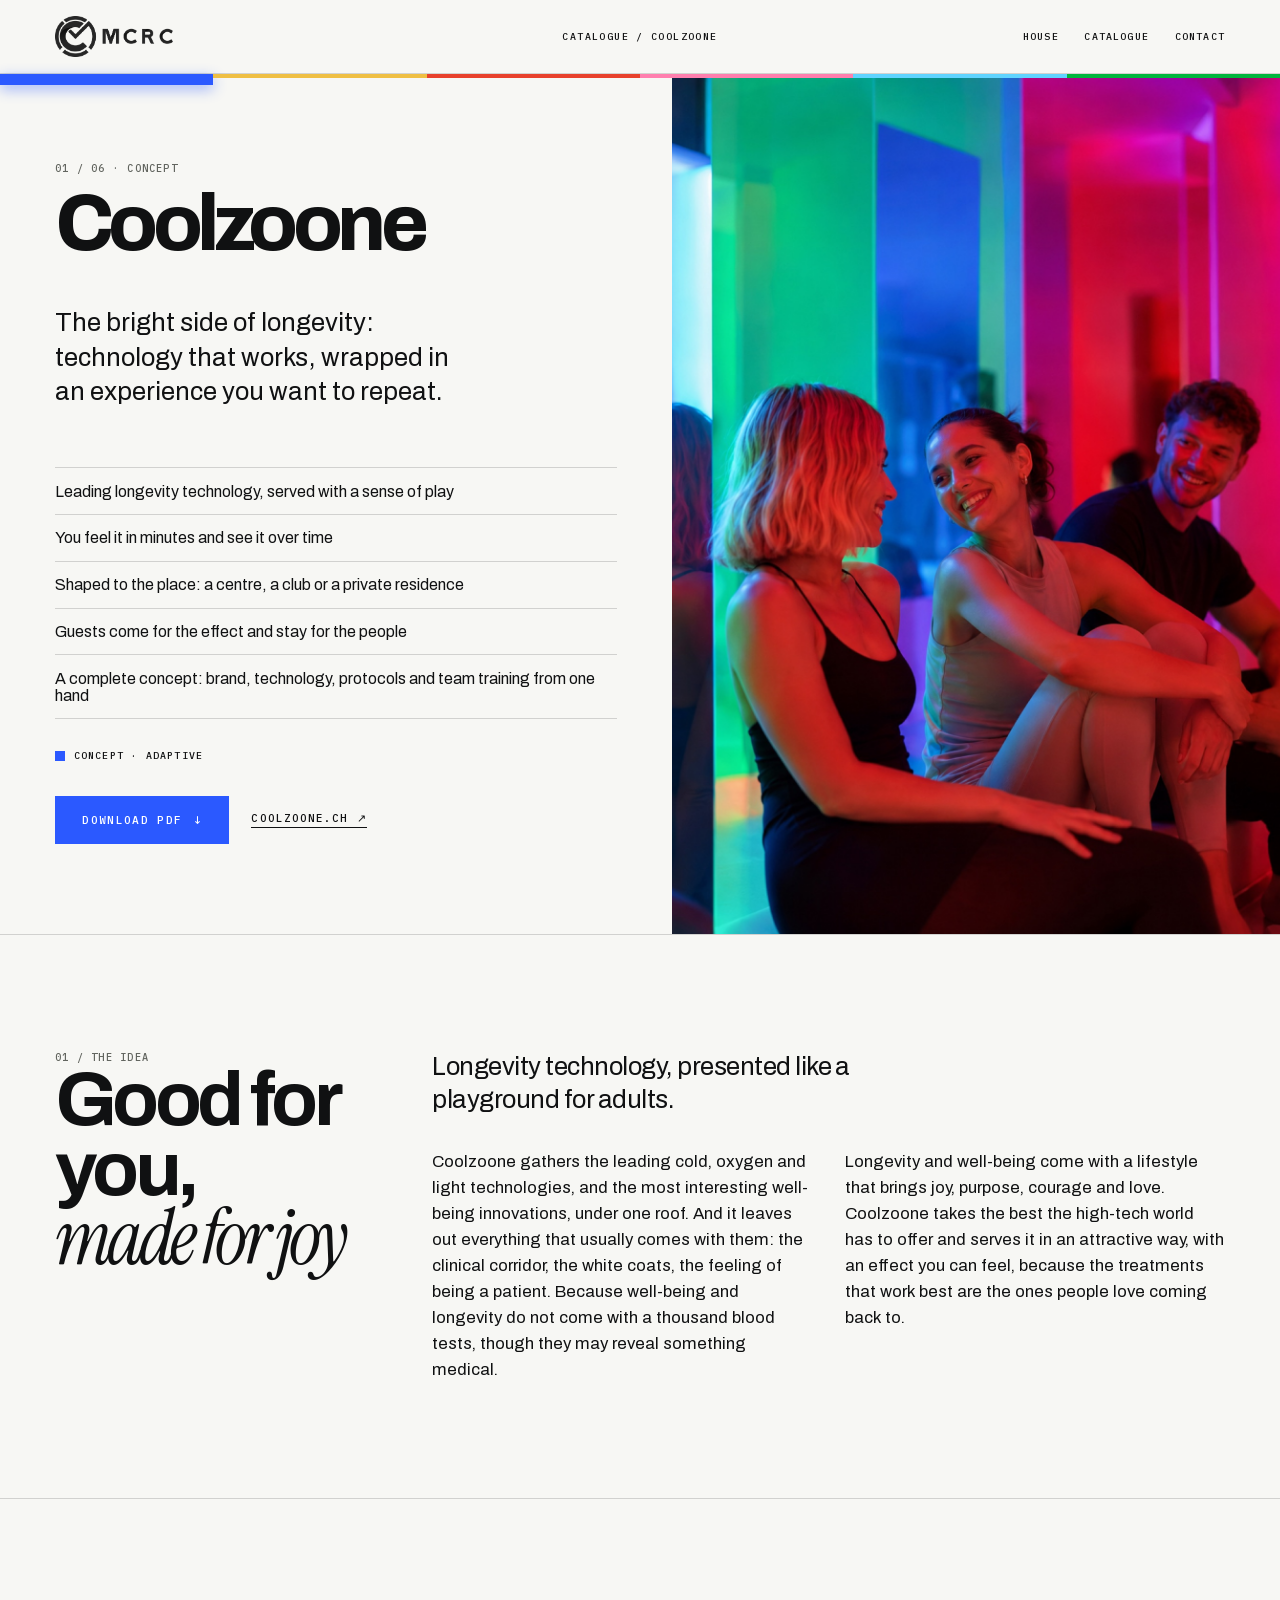
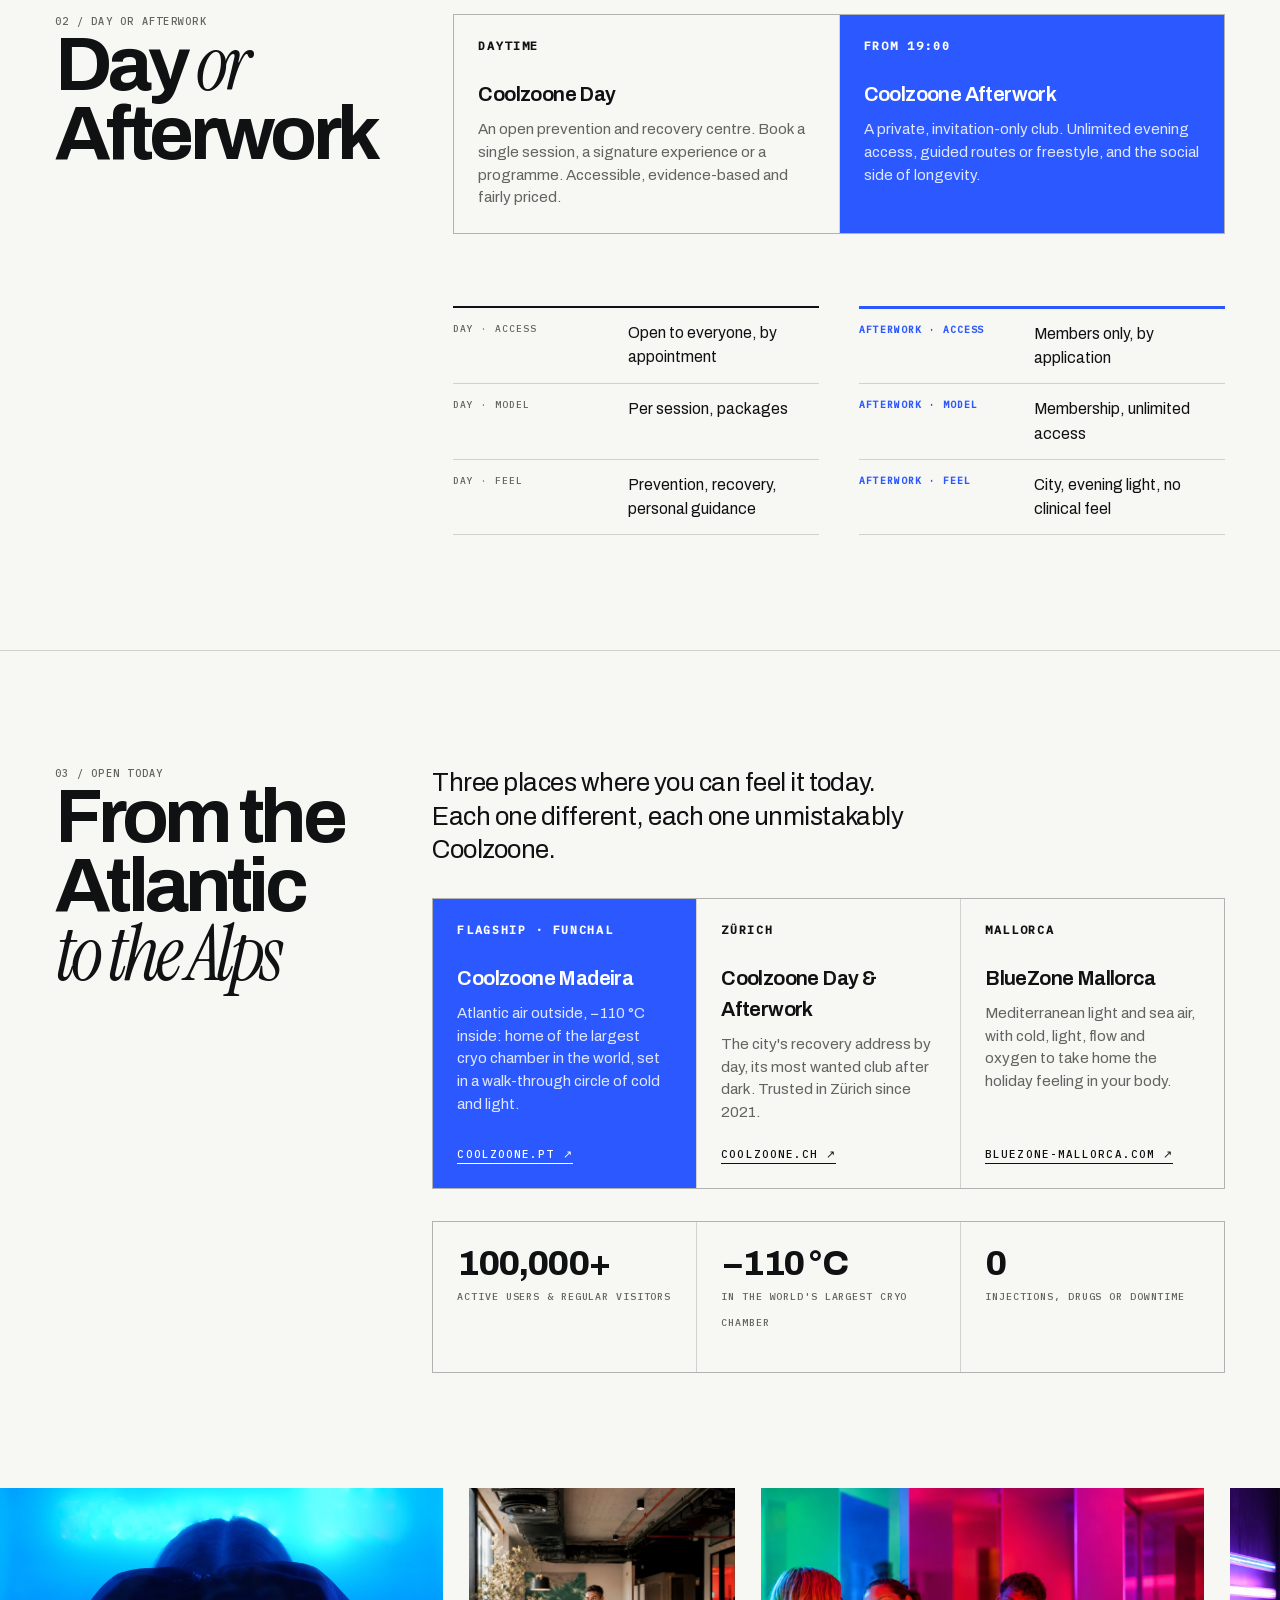
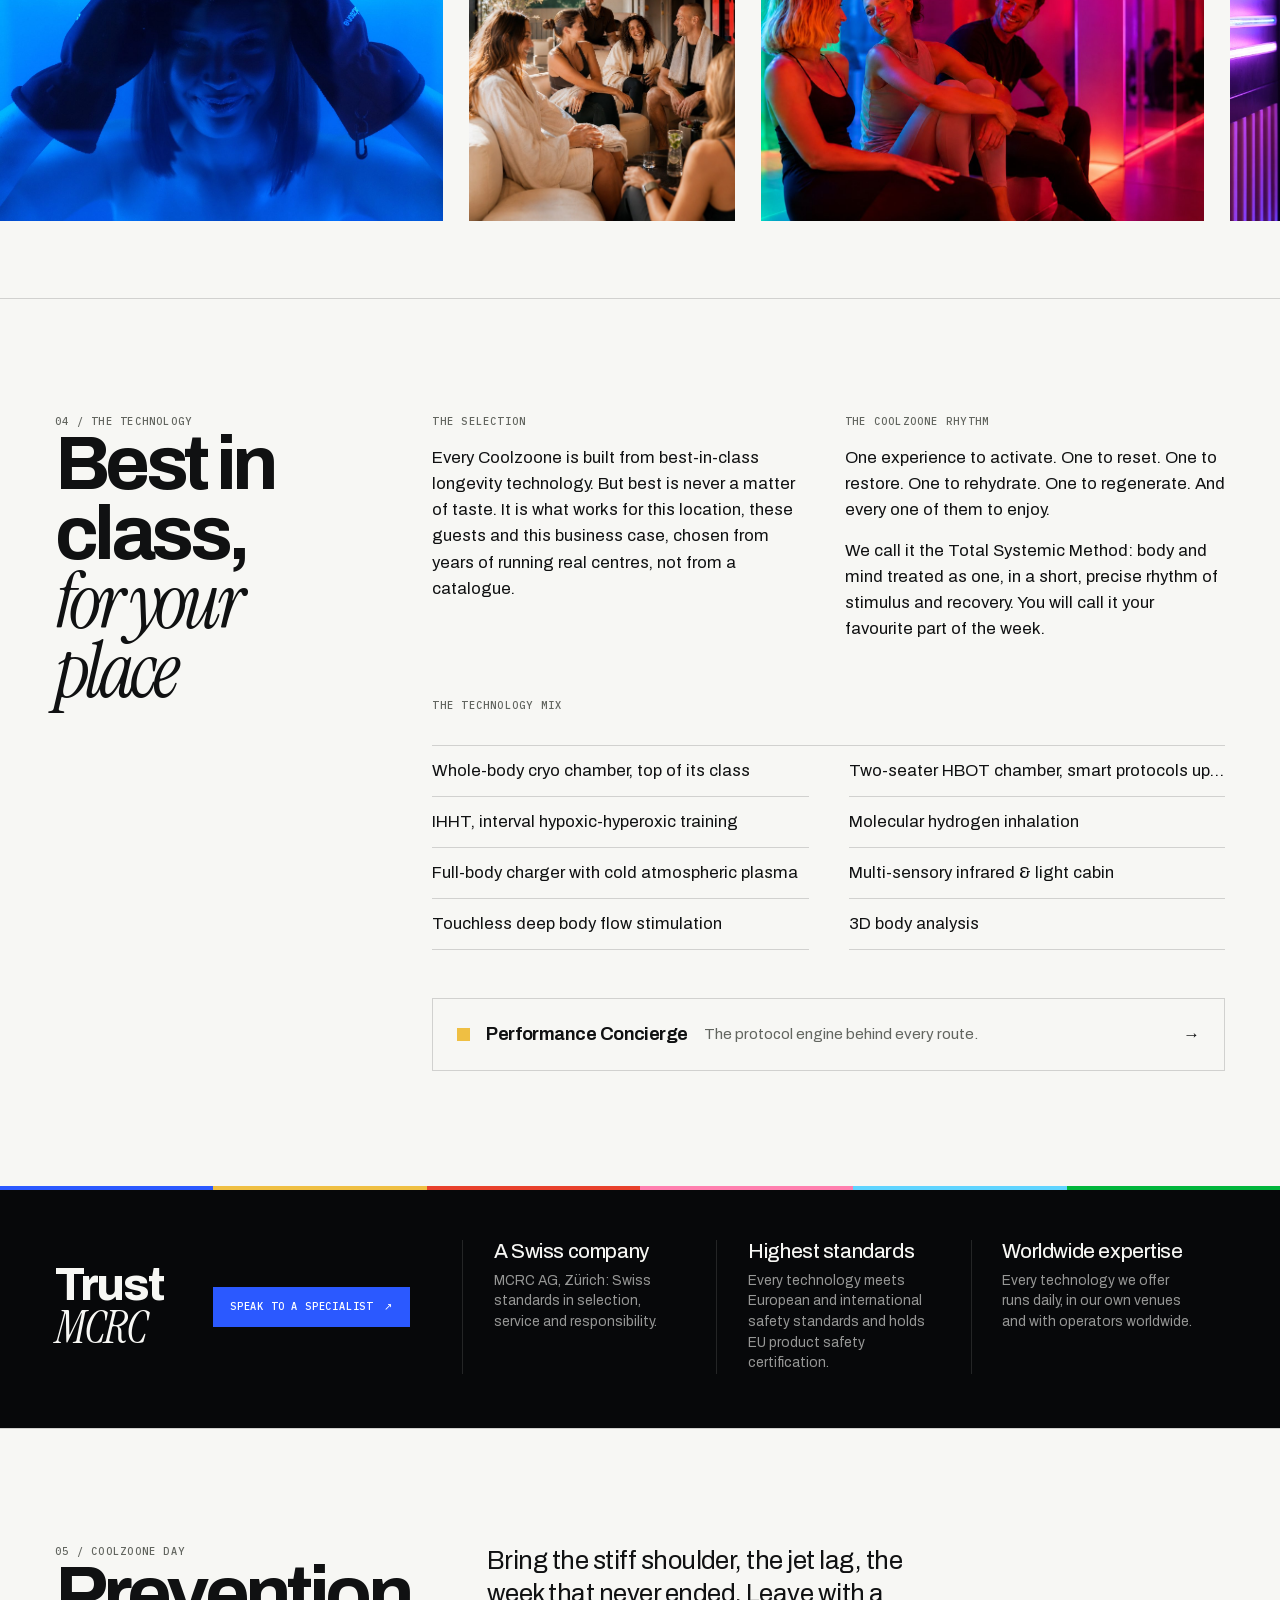
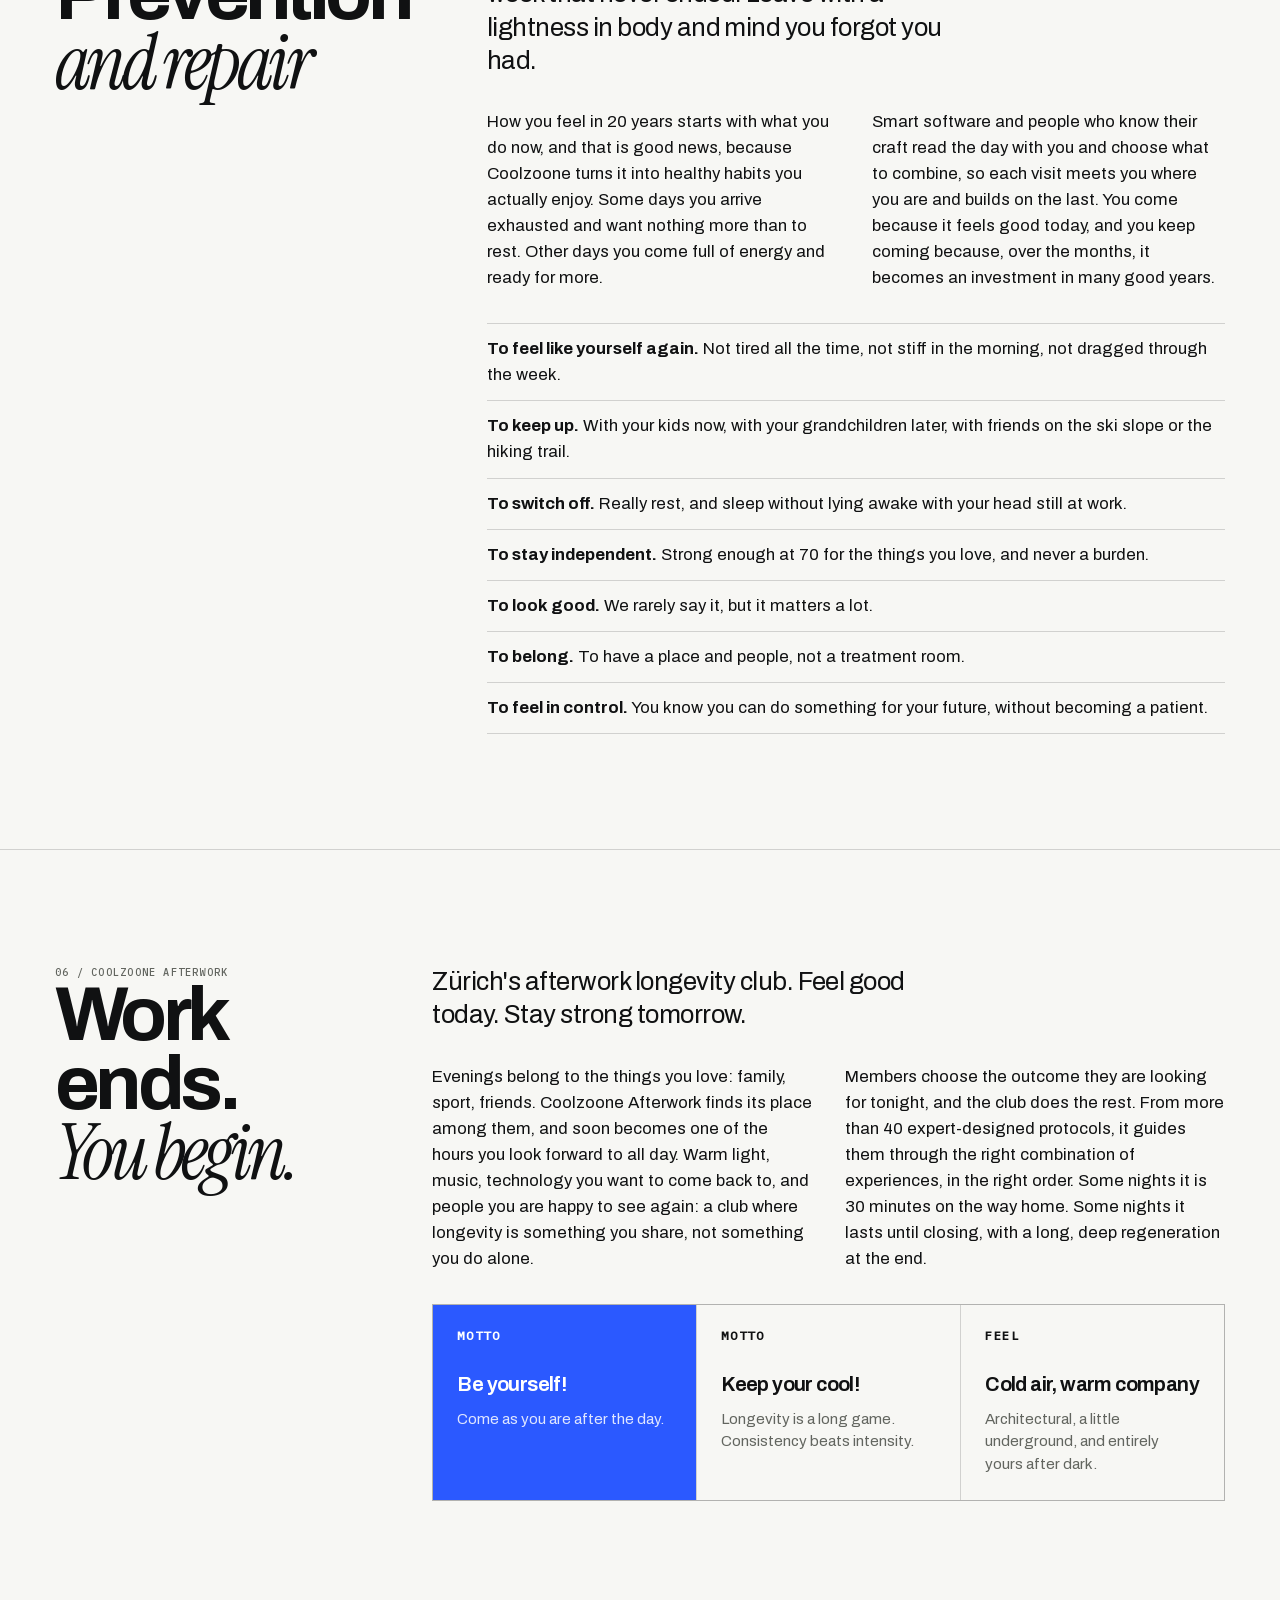
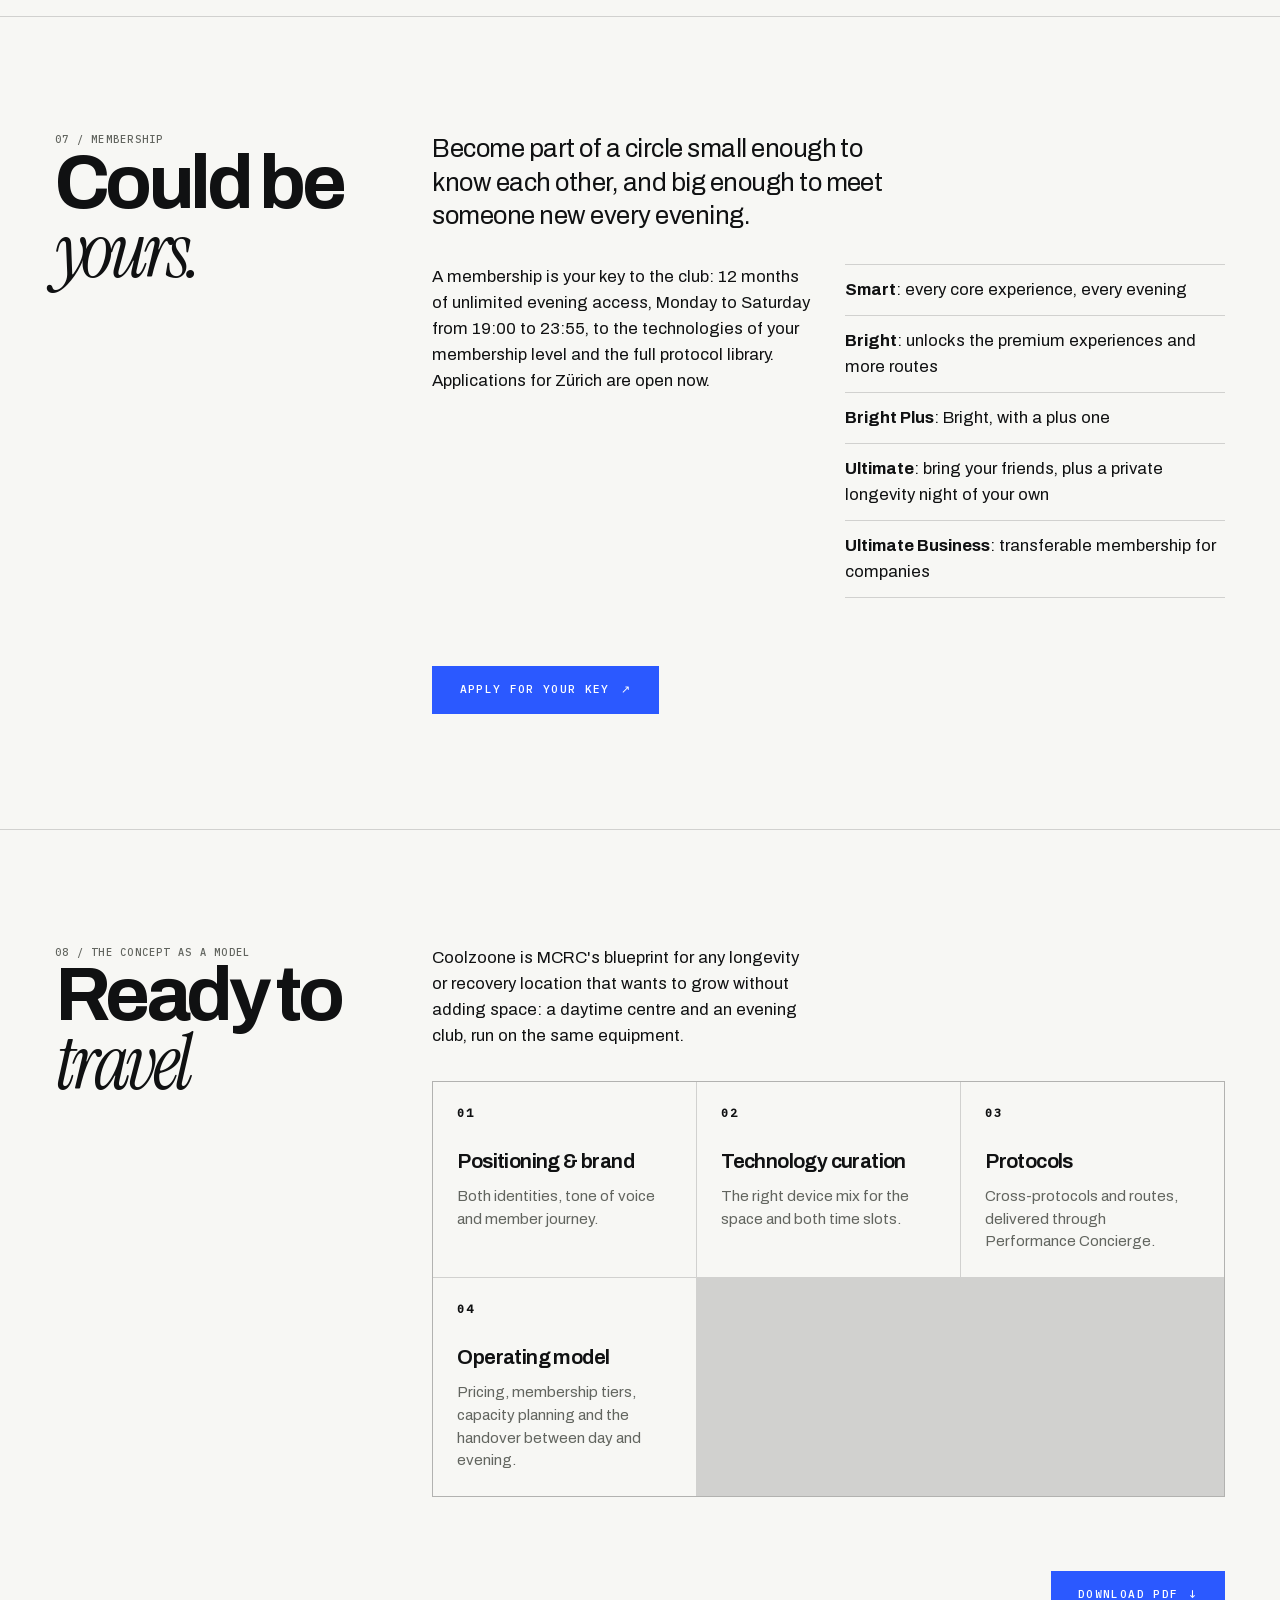
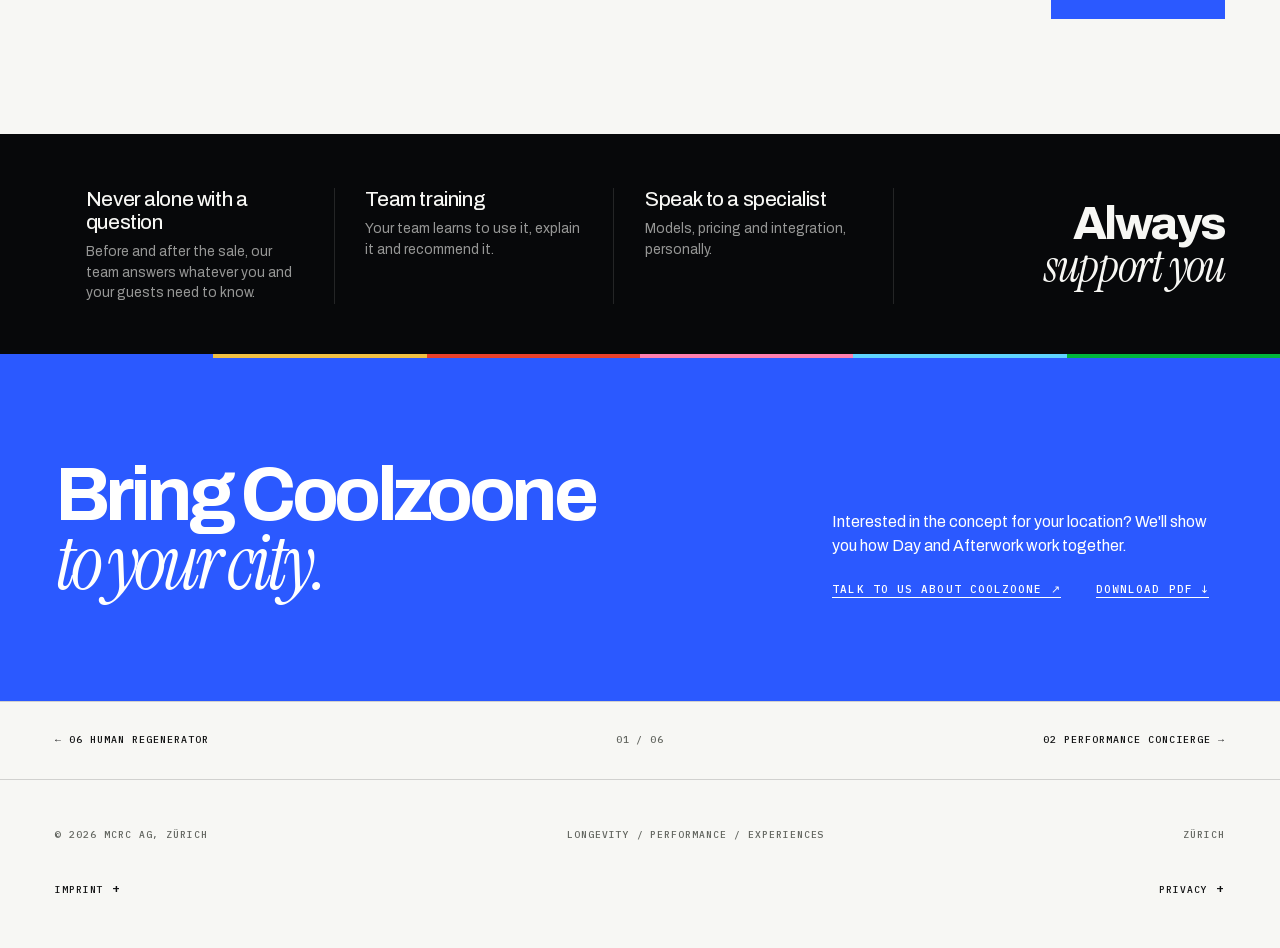
<file: coolzoone.html>
<!doctype html><html lang="en"><head><meta charset="utf-8"><meta name="viewport" content="width=device-width,initial-scale=1"><title>Coolzoone | The Bright Side of Longevity, by MCRC</title><meta name="description" content="Coolzoone by MCRC: cold, oxygen and light technologies under one roof, as a day centre and an afterwork longevity club. In Madeira, Zürich and Mallorca."><link rel="stylesheet" href="shared.css?v=20261025e"><link rel="canonical" href="https://mcrc.ch/coolzoone"><meta property="og:image" content="https://mcrc.ch/assets/img/coolzoone-hero-joy.jpg"><link rel="icon" type="image/png" href="assets/img/favicon.png"><link rel="apple-touch-icon" href="assets/img/apple-touch-icon.png"><meta property="og:url" content="https://mcrc.ch/coolzoone"><meta property="og:type" content="website"><meta property="og:site_name" content="MCRC"><meta property="og:title" content="Coolzoone | The Bright Side of Longevity, by MCRC"><meta property="og:description" content="Coolzoone by MCRC: cold, oxygen and light technologies under one roof, as a day centre and an afterwork longevity club. In Madeira, Zürich and Mallorca."><meta name="twitter:card" content="summary_large_image"><script src="assets/js/swipe.js?v=2"></script>
</head>
<body style="--accent:#2B59FF">
<header class="site-header"><a class="brand brand-logo" href="/"><img src="assets/img/mcrc-logo.png" width="381" height="132" alt="MCRC · Longevity, Performance, Experiences"></a><div class="head-mid">Catalogue / Coolzoone</div><nav class="nav"><a href="/">House</a><a href="/catalogue">Catalogue</a><a href="/#contact">Contact</a></nav><nav class="prod-bar" aria-label="Products"><a href="/coolzoone" style="--c:#2B59FF" aria-current="page"><span>Coolzoone</span></a><a href="/performance-concierge" style="--c:#EFBF43"><span>Performance Concierge</span></a><a href="/energylounger" style="--c:#E8412C"><span>EnergyLounger</span></a><a href="/smart-touch" style="--c:#FF7FAE"><span>Smart Touch</span></a><a href="/hydration-h2" style="--c:#5FD4FF"><span>Hydration-H2</span></a><a href="/human-regenerator" style="--c:#00B63C"><span>Human Regenerator</span></a></nav></header>
<main id="content">

<section class="profile-hero"><div class="profile-copy"><div class="profile-index">01 / 06 · Concept</div><h1 class="profile-title">Coolzoone</h1><p class="profile-lede">The bright side of longevity: technology that works, wrapped in an experience you want to repeat.</p><ul class="profile-facts"><li>Leading longevity technology, served with a sense of play</li><li>You feel it in minutes and see it over time</li><li>Shaped to the place: a centre, a club or a private residence</li><li>Guests come for the effect and stay for the people</li><li>A complete concept: brand, technology, protocols and team training from one hand</li></ul><div class="profile-cat">Concept · Adaptive</div><div class="profile-actions"><a class="cta-box" href="assets/pdf/MCRC-Coolzoone.pdf" target="_blank" rel="noopener">Download PDF <span>↓</span></a><a class="cta" href="https://coolzoone.ch" target="_blank" rel="noopener">coolzoone.ch <span>↗︎</span></a></div></div><div class="profile-visual"><img width="1440" height="1800" src="assets/img/coolzoone-hero-joy.jpg" alt="Three friends laughing together in a room of green, blue and red light" style="object-position:center 35%"></div></section>

<section class="section"><div><div class="kicker">01 / The idea</div><h2>Good for you,<br><em>made for joy</em></h2></div><div class="section-body"><p class="lead-p">Longevity technology, presented like a playground for adults.</p><p>Coolzoone gathers the leading cold, oxygen and light technologies, and the most interesting well-being innovations, under one roof. And it leaves out everything that usually comes with them: the clinical corridor, the white coats, the feeling of being a patient. Because well-being and longevity do not come with a thousand blood tests, though they may reveal something medical.</p><p>Longevity and well-being come with a lifestyle that brings joy, purpose, courage and love. Coolzoone takes the best the high-tech world has to offer and serves it in an attractive way, with an effect you can feel, because the treatments that work best are the ones people love coming back to.</p></div></section>

<section class="section"><div><div class="kicker">02 / Day or Afterwork</div><h2>Day <em>or</em><br>Afterwork</h2></div><div class="section-body"><div class="seam full"><div><span class="n">Daytime</span><b>Coolzoone Day</b><p>An open prevention and recovery centre. Book a single session, a signature experience or a programme. Accessible, evidence-based and fairly priced.</p></div><div class="hl"><span class="n">From 19:00</span><b>Coolzoone Afterwork</b><p>A private, invitation-only club. Unlimited evening access, guided routes or freestyle, and the social side of longevity.</p></div></div><dl class="spec-table full pair"><div><dt>Day · access</dt><dd>Open to everyone, by appointment</dd></div><div><dt>Afterwork · access</dt><dd>Members only, by application</dd></div><div><dt>Day · model</dt><dd>Per session, packages</dd></div><div><dt>Afterwork · model</dt><dd>Membership, unlimited access</dd></div><div><dt>Day · feel</dt><dd>Prevention, recovery, personal guidance</dd></div><div><dt>Afterwork · feel</dt><dd>City, evening light, no clinical feel</dd></div></dl></div></section>

<section class="section"><div><div class="kicker">03 / Open today</div><h2>From the Atlantic<br><em>to the Alps</em></h2></div><div class="section-body"><p class="lead-p">Three places where you can feel it today. Each one different, each one unmistakably Coolzoone.</p><div class="seam venue-cards full"><div class="hl"><span class="n">Flagship · Funchal</span><b>Coolzoone Madeira</b><p>Atlantic air outside, −110 °C inside: home of the largest cryo chamber in the world, set in a walk-through circle of cold and light.</p><a class="cta venue-link" href="https://coolzoone.pt" target="_blank" rel="noopener">coolzoone.pt <span>↗︎</span></a></div><div><span class="n">Zürich</span><b>Coolzoone Day &amp; Afterwork</b><p>The city's recovery address by day, its most wanted club after dark. Trusted in Zürich since 2021.</p><a class="cta venue-link" href="https://coolzoone.ch" target="_blank" rel="noopener">coolzoone.ch <span>↗︎</span></a></div><div><span class="n">Mallorca</span><b>BlueZone Mallorca</b><p>Mediterranean light and sea air, with cold, light, flow and oxygen to take home the holiday feeling in your body.</p><a class="cta venue-link" href="https://bluezone-mallorca.com" target="_blank" rel="noopener">bluezone-mallorca.com <span>↗︎</span></a></div></div><div class="spec-grid full"><div class="spec"><b>100,000+</b><span>active users &amp; regular visitors</span></div><div class="spec"><b>−110 °C</b><span>in the world's largest cryo chamber</span></div><div class="spec"><b>0</b><span>injections, drugs or downtime</span></div></div></div></section>

<div class="car-band" data-carousel aria-label="Coolzoone images"><div class="car-track"><figure class="car-slide"><img width="1600" height="1201" src="assets/img/coolzoone-cryo-smile.jpg" alt="A guest in cold-protection gloves smiles inside the −110 °C cryo chamber" loading="lazy"></figure><figure class="car-slide"><img width="1122" height="1402" src="assets/img/coolzoone-lounge.jpg" alt="Friends in bathrobes laugh together in the lounge after their session" loading="lazy"></figure><figure class="car-slide"><img width="1254" height="941" src="assets/img/coolzoone-friends-light.jpg" alt="Three friends laugh together in a corridor of green, blue and red light" loading="lazy"></figure><figure class="car-slide"><img width="1600" height="1081" src="assets/img/coolzoone-light-cabin.jpg" alt="A guest with protective glasses in the purple light of the multi-sensory cabin" loading="lazy"></figure><figure class="car-slide"><img width="1200" height="1600" src="assets/img/coolzoone-oxygen-chamber.jpg" alt="Two friends chat inside the oxygen chamber" loading="lazy"></figure><figure class="car-slide"><img width="1600" height="900" src="assets/img/coolzoone-arrival.jpg" alt="A group of friends arrives at the club, one with her arms raised in joy" loading="lazy"></figure><figure class="car-slide"><img width="1600" height="1066" src="assets/img/coolzoone-cryo-couple.jpg" alt="A couple in gloves and masks inside the cryo chamber" loading="lazy"></figure><figure class="car-slide"><img width="765" height="1020" src="assets/img/coolzoone-light-tunnel.jpg" alt="Two friends laugh in the green and blue light of the experience tunnel" loading="lazy"></figure><figure class="car-slide"><img width="843" height="1080" src="assets/img/coolzoone-cryo-movement.jpg" alt="Two guests move and stretch in the cold mist of the cryo chamber" loading="lazy"></figure><figure class="car-slide"><img width="1600" height="900" src="assets/img/coolzoone-afterwork.jpg" alt="Four friends walk and laugh together on their way to the afterwork club" loading="lazy"></figure><figure class="car-slide"><img width="1600" height="1280" src="assets/img/coolzoone-cryo-entrance.jpg" alt="The bright entrance to the cryo chambers, with Coolzoone mats and a waiting bench" loading="lazy"></figure><figure class="car-slide"><img width="1200" height="800" src="assets/img/coolzoone-corridor.jpg" alt="A bright corridor with soft seating and plants" loading="lazy"></figure><figure class="car-slide"><img width="1445" height="826" src="assets/img/coolzoone-funchal.jpg" alt="The Coolzoone Madeira facade in Funchal" loading="lazy"></figure></div></div>

<section class="section"><div><div class="kicker">04 / The technology</div><h2>Best in class,<br><em>for your place</em></h2></div><div class="section-body"><div class="tech-rhythm"><div class="kicker">The selection</div><p>Every Coolzoone is built from best-in-class longevity technology. But best is never a matter of taste. It is what works for this location, these guests and this business case, chosen from years of running real centres, not from a catalogue.</p></div><div class="tech-rhythm"><div class="kicker">The Coolzoone rhythm</div><p>One experience to activate. One to reset. One to restore. One to rehydrate. One to regenerate. And every one of them to enjoy.</p><p>We call it the Total Systemic Method: body and mind treated as one, in a short, precise rhythm of stimulus and recovery. You will call it your favourite part of the week.</p></div><div class="kicker full tech-head">The technology mix</div><ul class="full tech-list"><li>Whole-body cryo chamber, top of its class</li><li>Two-seater HBOT chamber, smart protocols up to 2 ATA</li><li>IHHT, interval hypoxic-hyperoxic training</li><li>Molecular hydrogen inhalation</li><li>Full-body charger with cold atmospheric plasma</li><li>Multi-sensory infrared &amp; light cabin</li><li>Touchless deep body flow stimulation</li><li>3D body analysis</li></ul><a class="tech-pc-bar full" href="/performance-concierge"><i aria-hidden="true"></i><b>Performance Concierge</b><span>The protocol engine behind every route.</span><em>→</em></a></div></section><section class="vband" aria-label="Why MCRC"><div class="vband-head"><h2 class="vband-title">Trust<br><em>MCRC</em></h2><a class="cta-box" href="mailto:mail@mcrc.ch?subject=Coolzoone%20%C2%B7%20Speak%20to%20a%20specialist">Speak to a specialist <span>↗︎</span></a></div><div class="vband-in"><div class="vband-item"><b>A Swiss company</b><p>MCRC AG, Zürich: Swiss standards in selection, service and responsibility.</p></div><div class="vband-item"><b>Highest standards</b><p>Every technology meets European and international safety standards and holds EU product safety certification.</p></div><div class="vband-item"><b>Worldwide expertise</b><p>Every technology we offer runs daily, in our own venues and with operators worldwide.</p></div></div><div class="vband-bar" aria-hidden="true"></div></section>

<section class="section"><div><div class="kicker">05 / Coolzoone Day</div><h2>Prevention<br><em>and repair</em></h2></div><div class="section-body"><p class="lead-p">Bring the stiff shoulder, the jet lag, the week that never ended. Leave with a lightness in body and mind you forgot you had.</p><p>How you feel in 20 years starts with what you do now, and that is good news, because Coolzoone turns it into healthy habits you actually enjoy. Some days you arrive exhausted and want nothing more than to rest. Other days you come full of energy and ready for more.</p><p>Smart software and people who know their craft read the day with you and choose what to combine, so each visit meets you where you are and builds on the last. You come because it feels good today, and you keep coming because, over the months, it becomes an investment in many good years.</p><ul class="full"><li><b>To feel like yourself again.</b> Not tired all the time, not stiff in the morning, not dragged through the week.</li><li><b>To keep up.</b> With your kids now, with your grandchildren later, with friends on the ski slope or the hiking trail.</li><li><b>To switch off.</b> Really rest, and sleep without lying awake with your head still at work.</li><li><b>To stay independent.</b> Strong enough at 70 for the things you love, and never a burden.</li><li><b>To look good.</b> We rarely say it, but it matters a lot.</li><li><b>To belong.</b> To have a place and people, not a treatment room.</li><li><b>To feel in control.</b> You know you can do something for your future, without becoming a patient.</li></ul></div></section>

<section class="section"><div><div class="kicker">06 / Coolzoone Afterwork</div><h2>Work ends.<br><em>You begin.</em></h2></div><div class="section-body"><p class="lead-p">Zürich's afterwork longevity club. Feel good today. Stay strong tomorrow.</p><p>Evenings belong to the things you love: family, sport, friends. Coolzoone Afterwork finds its place among them, and soon becomes one of the hours you look forward to all day. Warm light, music, technology you want to come back to, and people you are happy to see again: a club where longevity is something you share, not something you do alone.</p><p>Members choose the outcome they are looking for tonight, and the club does the rest. From more than 40 expert-designed protocols, it guides them through the right combination of experiences, in the right order. Some nights it is 30 minutes on the way home. Some nights it lasts until closing, with a long, deep regeneration at the end.</p><div class="seam full"><div class="hl"><span class="n">Motto</span><b>Be yourself!</b><p>Come as you are after the day.</p></div><div><span class="n">Motto</span><b>Keep your cool!</b><p>Longevity is a long game. Consistency beats intensity.</p></div><div><span class="n">Feel</span><b>Cold air, warm company</b><p>Architectural, a little underground, and entirely yours after dark.</p></div></div></div></section>

<section class="section"><div><div class="kicker">07 / Membership</div><h2>Could be<br><em>yours.</em></h2></div><div class="section-body"><p class="lead-p">Become part of a circle small enough to know each other, and big enough to meet someone new every evening.</p><p>A membership is your key to the club: 12 months of unlimited evening access, Monday to Saturday from 19:00 to 23:55, to the technologies of your membership level and the full protocol library. Applications for Zürich are open now.</p><ul><li><b>Smart</b>: every core experience, every evening</li><li><b>Bright</b>: unlocks the premium experiences and more routes</li><li><b>Bright Plus</b>: Bright, with a plus one</li><li><b>Ultimate</b>: bring your friends, plus a private longevity night of your own</li><li><b>Ultimate Business</b>: transferable membership for companies</li></ul><div class="profile-actions full"><a class="cta-box" href="https://coolzoone.ch" target="_blank" rel="noopener">Apply for your key <span>↗︎</span></a></div></div></section>

<section class="section"><div><div class="kicker">08 / The concept as a model</div><h2>Ready to<br><em>travel</em></h2></div><div class="section-body"><p>Coolzoone is MCRC's blueprint for any longevity or recovery location that wants to grow without adding space: a daytime centre and an evening club, run on the same equipment.</p><div class="seam full"><div><span class="n">01</span><b>Positioning &amp; brand</b><p>Both identities, tone of voice and member journey.</p></div><div><span class="n">02</span><b>Technology curation</b><p>The right device mix for the space and both time slots.</p></div><div><span class="n">03</span><b>Protocols</b><p>Cross-protocols and routes, delivered through Performance Concierge.</p></div><div><span class="n">04</span><b>Operating model</b><p>Pricing, membership tiers, capacity planning and the handover between day and evening.</p></div></div><div class="cta-boxes full"><a class="cta-box" href="assets/pdf/MCRC-Coolzoone.pdf" target="_blank" rel="noopener">Download PDF <span>↓</span></a></div></div></section>

<section class="vband vband-alt" aria-label="How MCRC supports you"><h2 class="vband-title">Always<br><em>support you</em></h2><div class="vband-in"><div class="vband-item"><b>Never alone with a question</b><p>Before and after the sale, our team answers whatever you and your guests need to know.</p></div><div class="vband-item"><b>Team training</b><p>Your team learns to use it, explain it and recommend it.</p></div><div class="vband-item"><b>Speak to a specialist</b><p>Models, pricing and integration, personally.</p></div></div><div class="vband-bar" aria-hidden="true"></div></section><section class="cta-band" id="bring"><h2>Bring Coolzoone<br><em>to your city.</em></h2><div><p>Interested in the concept for your location? We'll show you how Day and Afterwork work together.</p><div style="display:flex;flex-wrap:wrap;gap:1rem 2.2rem"><a class="cta" href="mailto:mail@mcrc.ch?subject=Coolzoone%20concept">Talk to us about Coolzoone <span>↗︎</span></a><a class="cta" href="assets/pdf/MCRC-Coolzoone.pdf" target="_blank" rel="noopener">Download PDF <span>↓</span></a></div></div></section>

<nav class="chapter-nav"><a href="/human-regenerator">← 06 Human Regenerator</a><span class="count">01 / 06</span><a class="next" href="/performance-concierge">02 Performance Concierge →</a></nav></main>
<footer id="imprint"><div class="foot-line"><span>© 2026 MCRC AG, Zürich</span><span>Longevity / Performance / Experiences</span><span>Zürich</span></div><div class="legal"><details><summary>Imprint</summary><p>Medical Cryo Race Club (MCRC) AG<br>Heinrichstrasse 215 · 8005 Zürich · Switzerland<br>UID: CHE-403.646.689 · Commercial Register of the Canton of Zürich<br>Email: <a href="mailto:mail@mcrc.ch">mail@mcrc.ch</a></p></details><details><summary>Privacy</summary><p>This website uses no cookies and no tracking. All fonts are loaded locally; no connections are made to third-party servers. If you contact us by email, we use your details only to answer your enquiry. The operators of linked external websites are solely responsible for their content.</p></details></div></footer>
<script src="assets/js/carousel.js"></script>
</body></html>
</file>
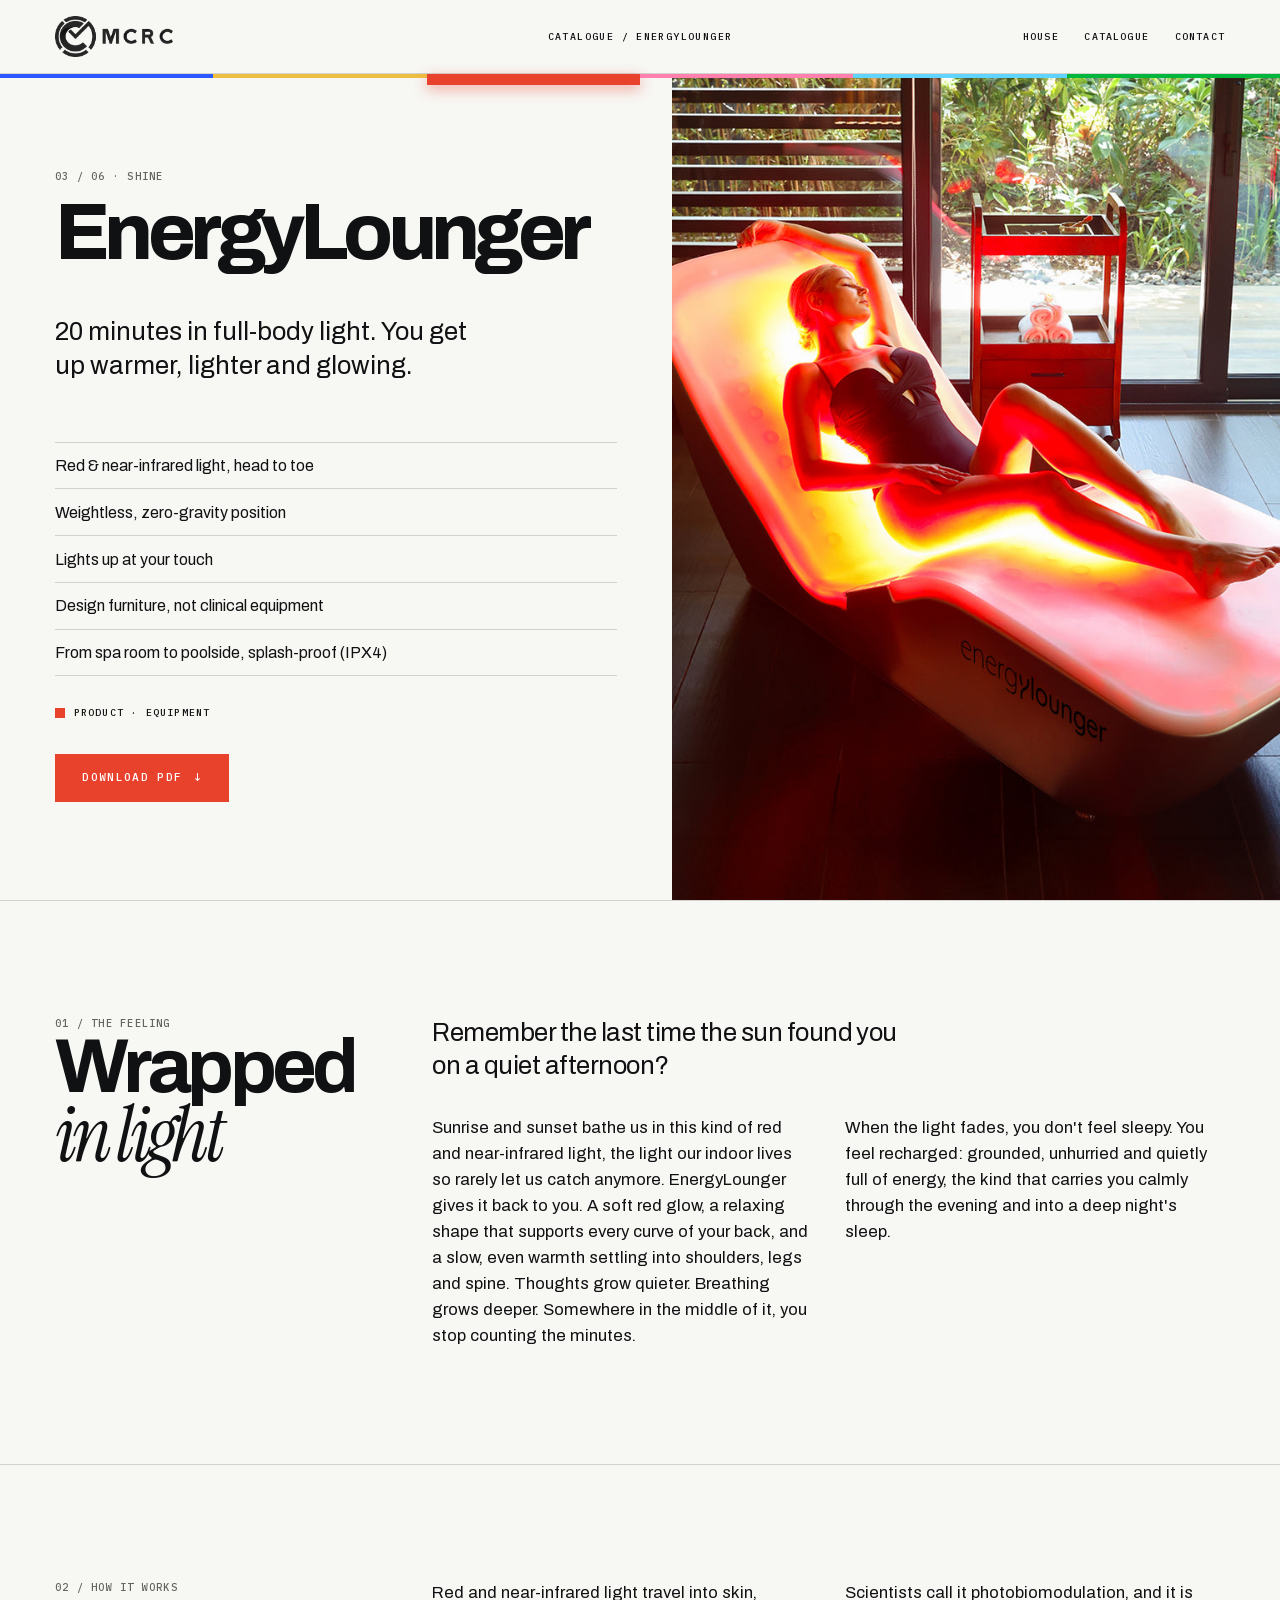
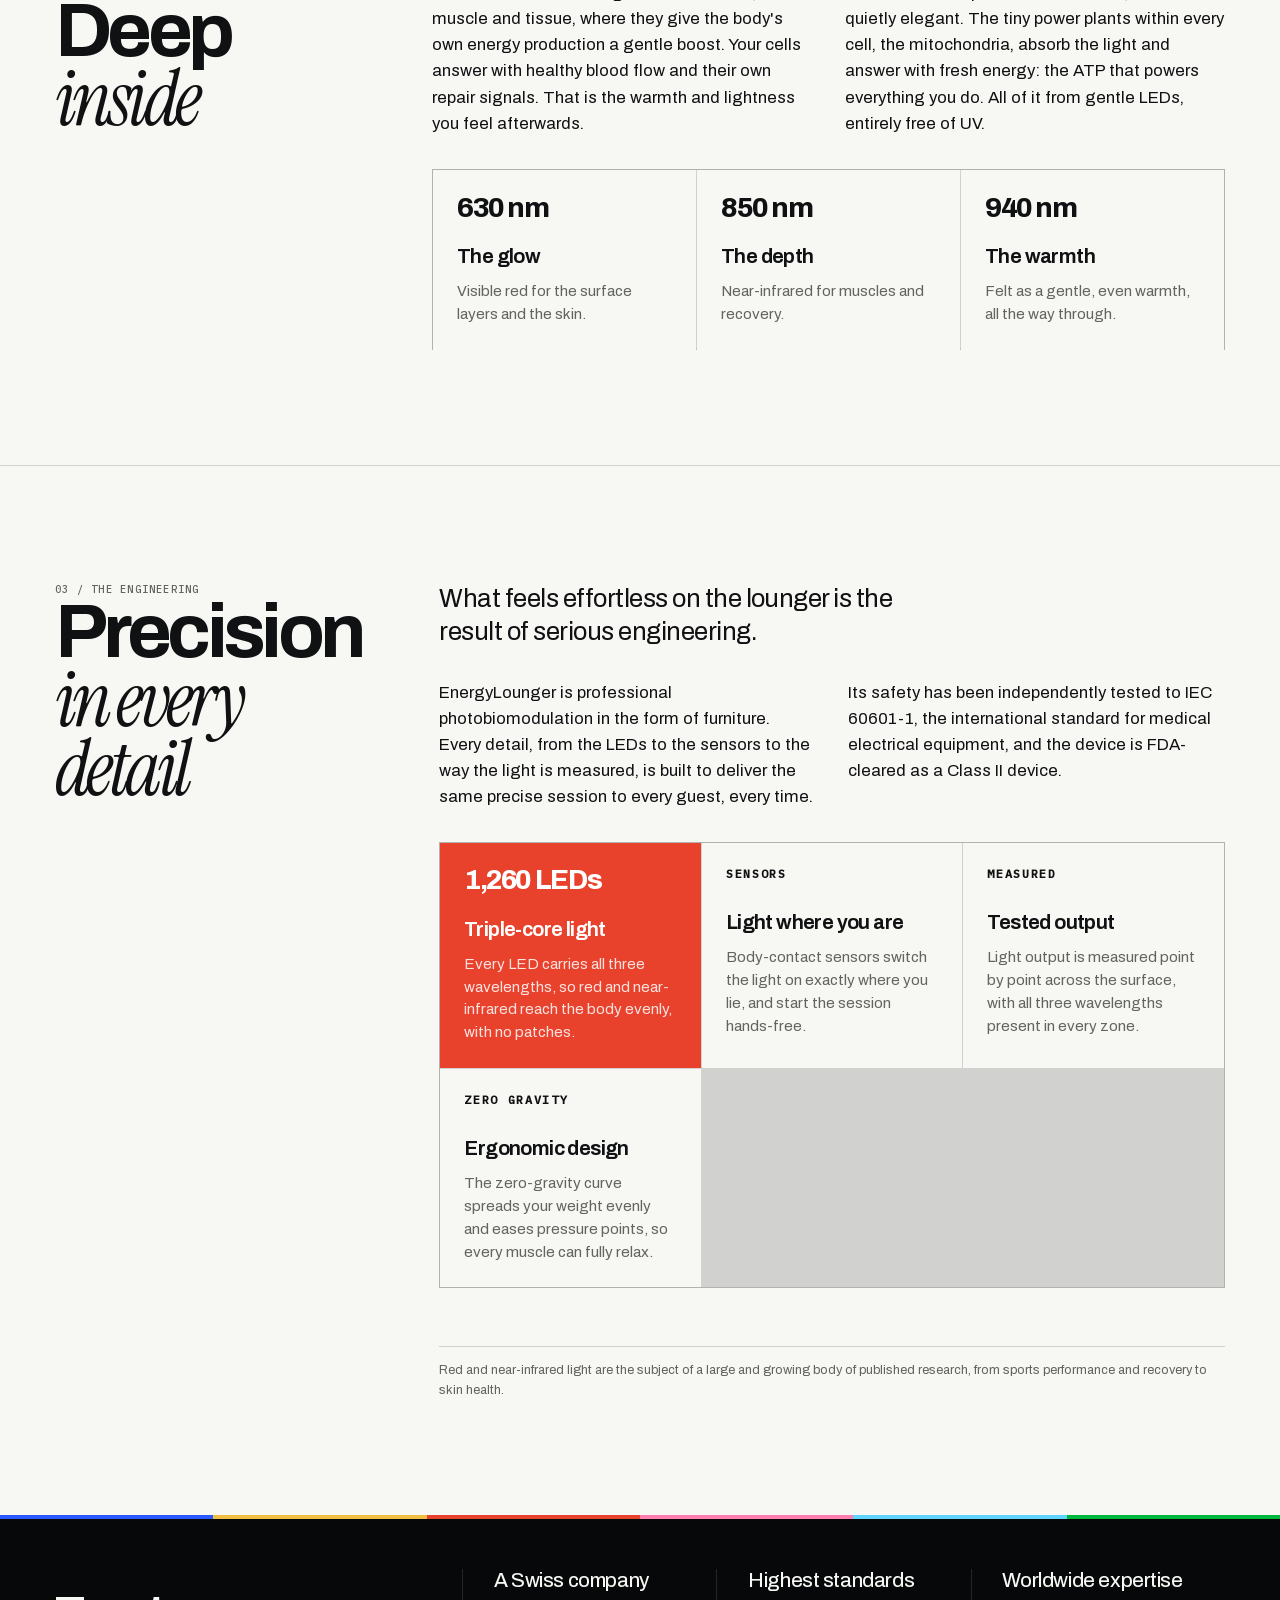
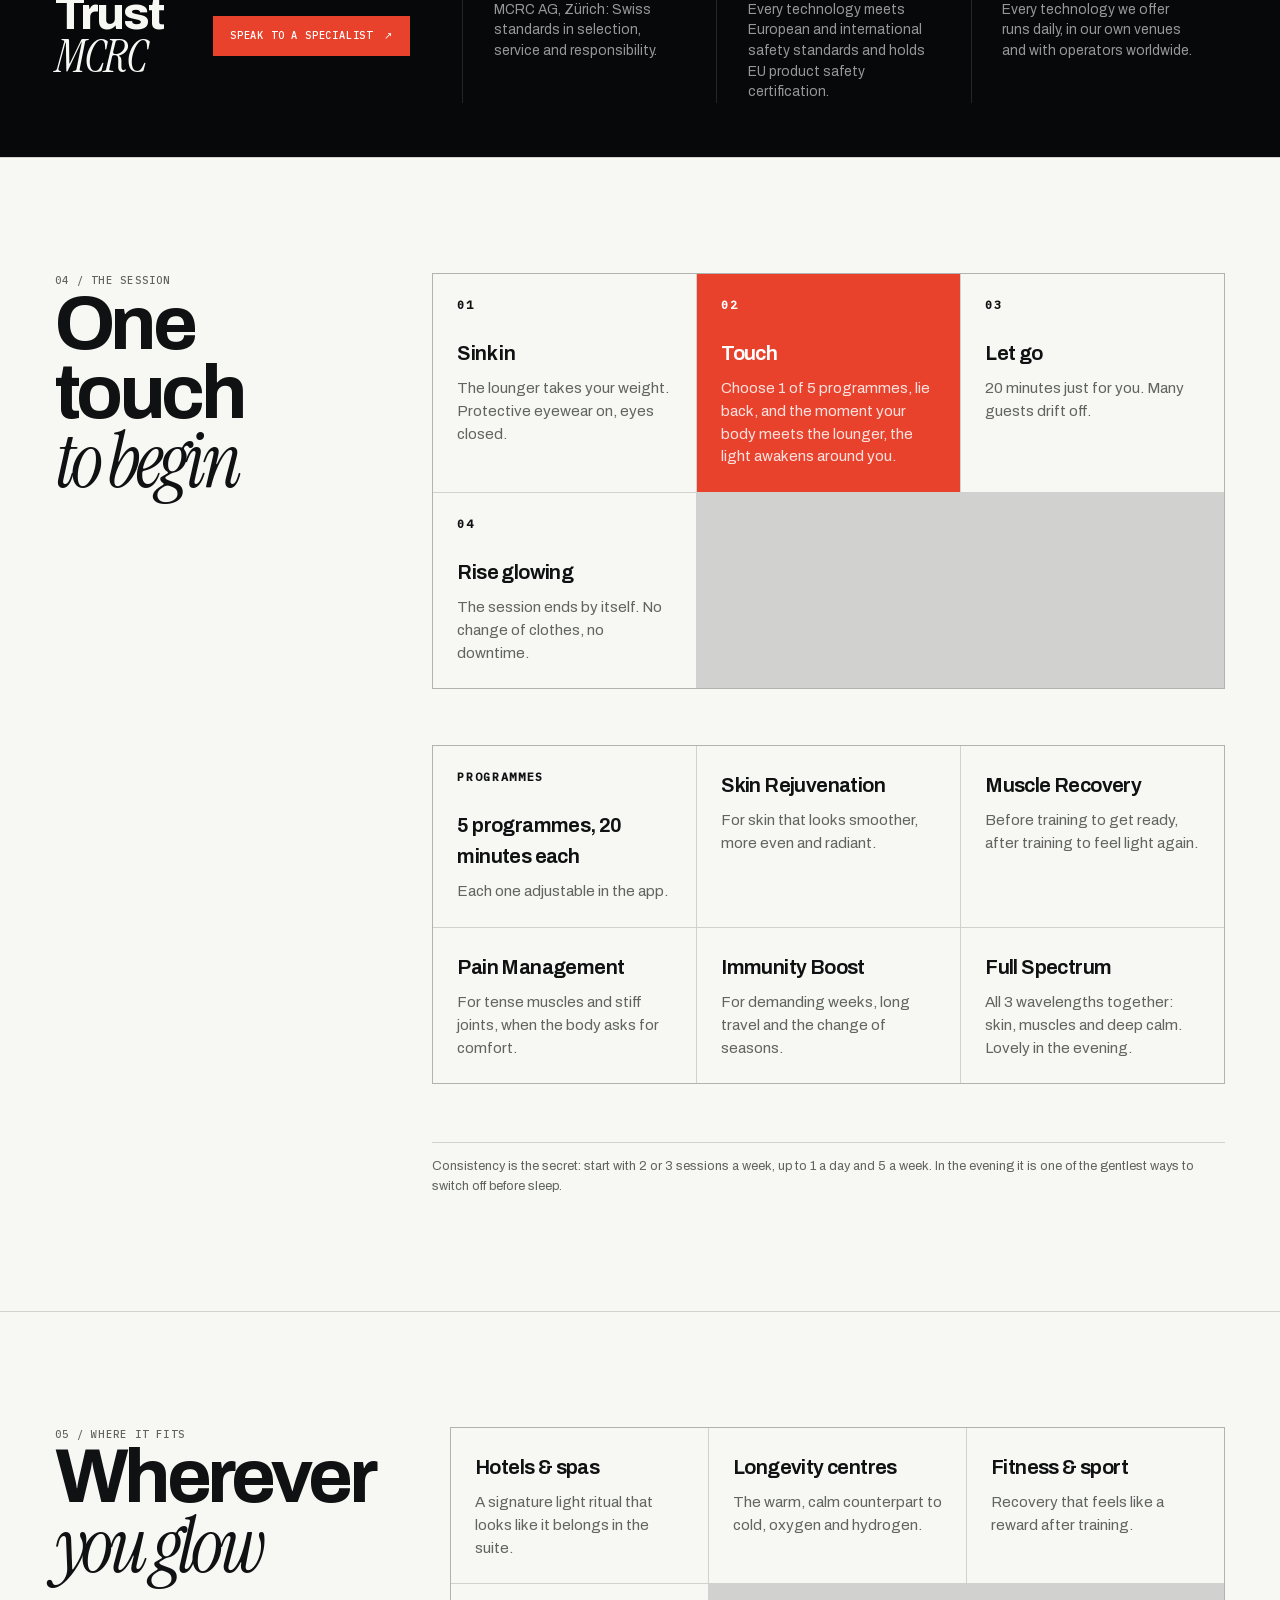
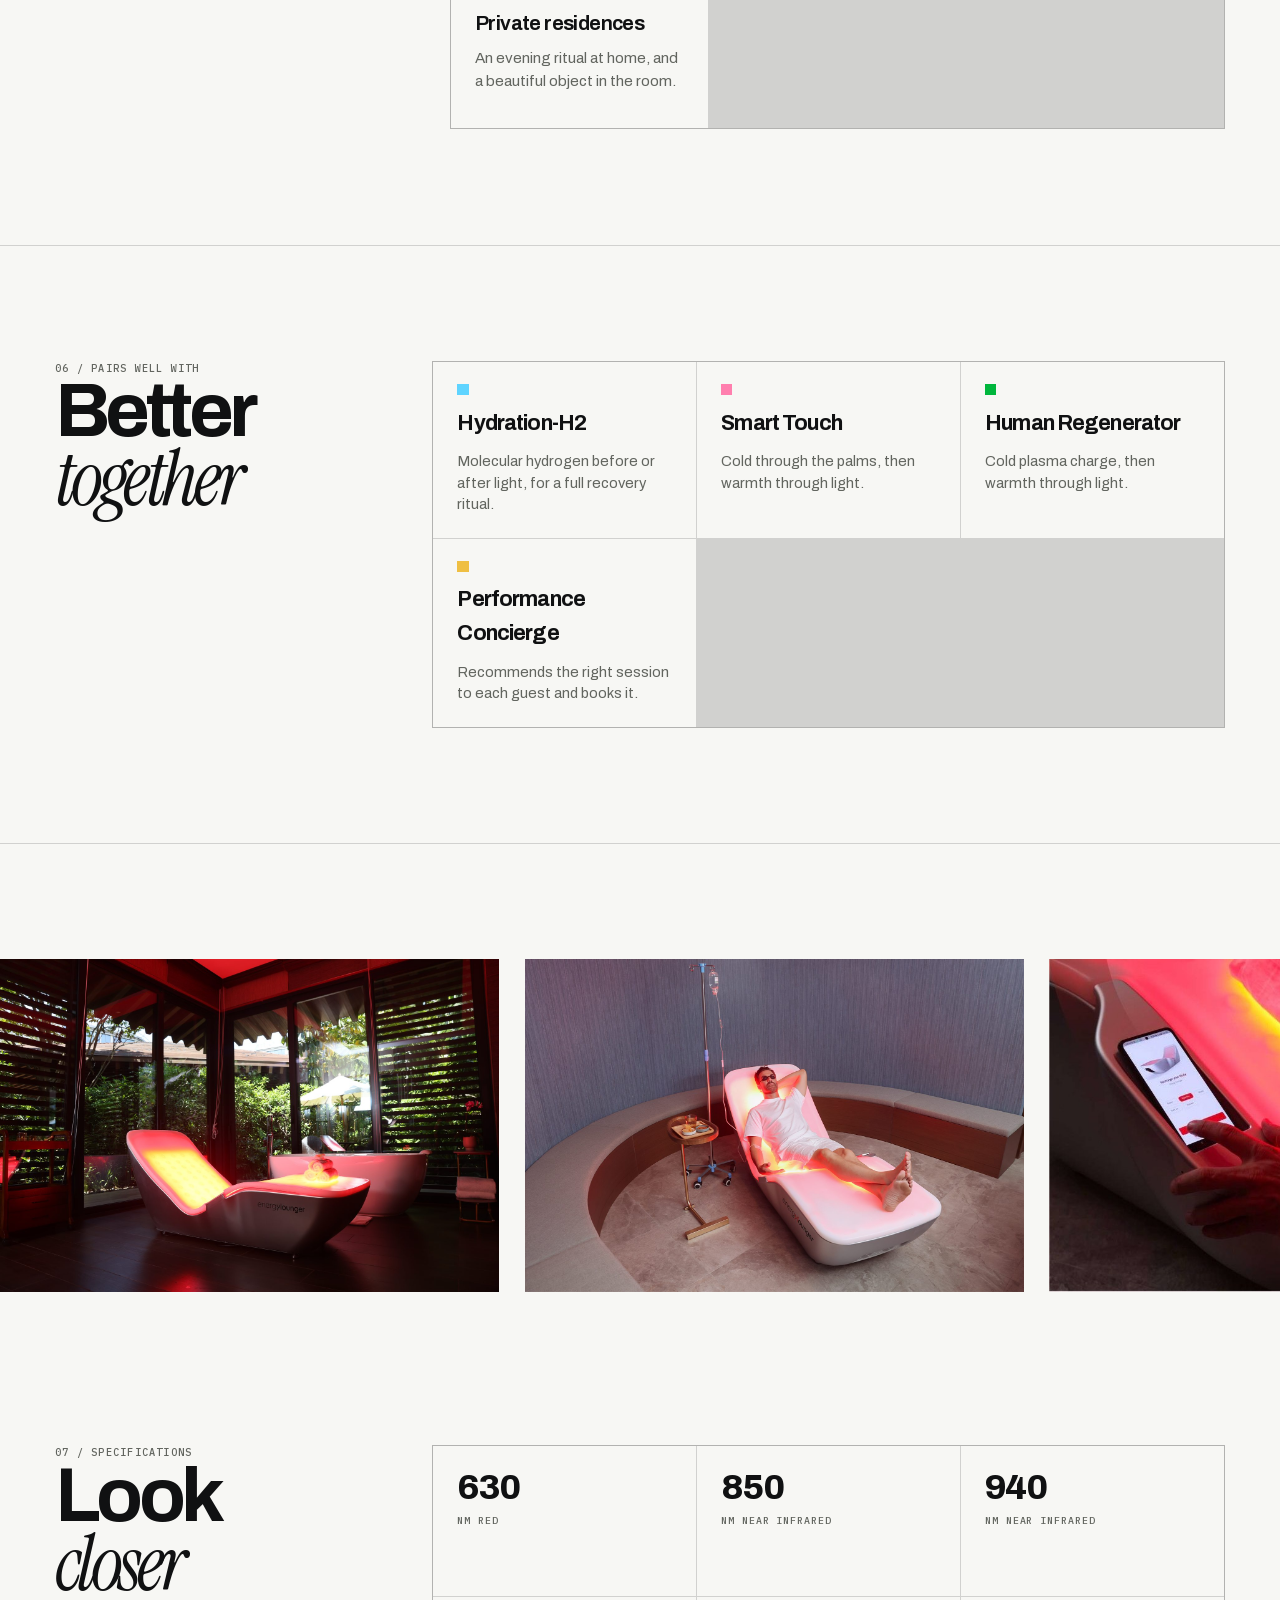
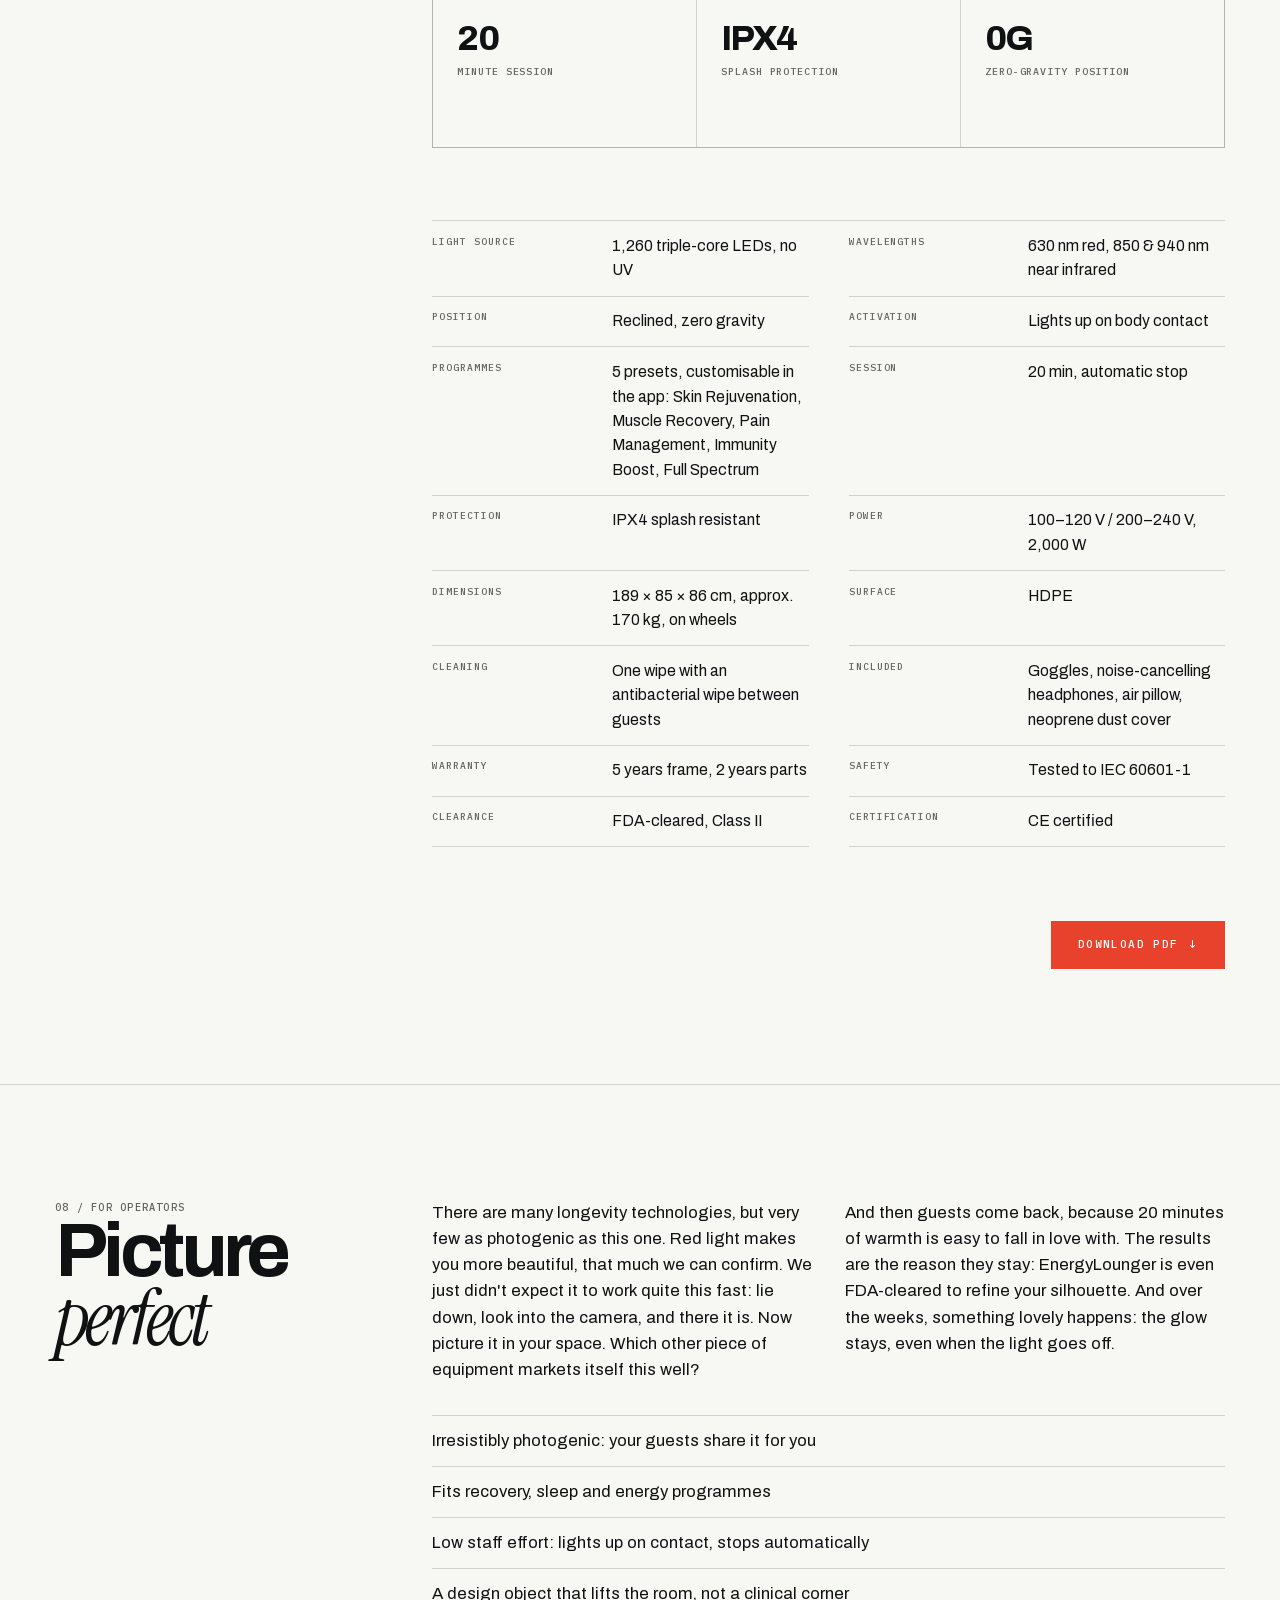
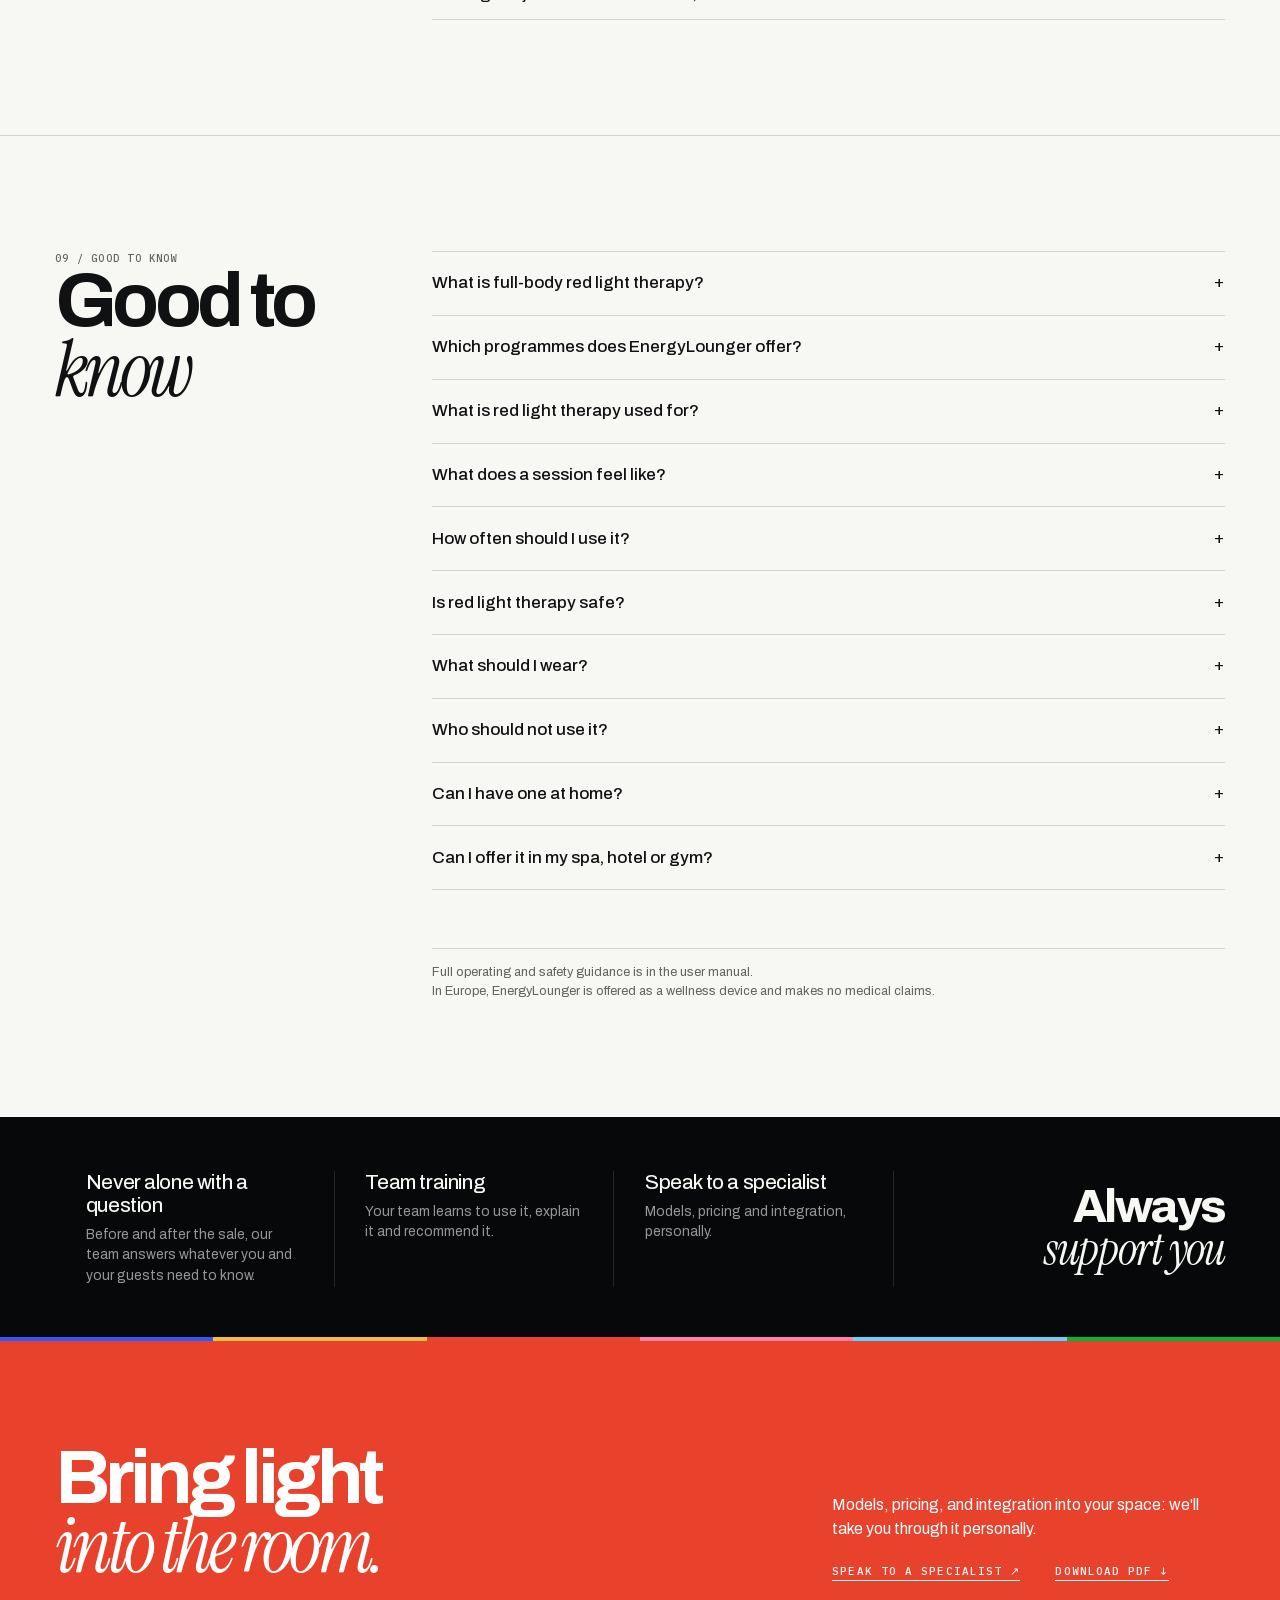
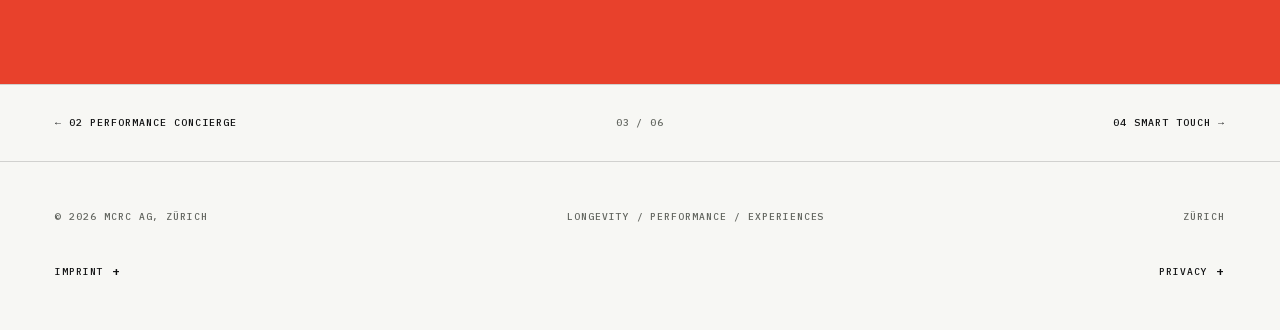
<file: energylounger.html>
<!doctype html><html lang="en"><head><meta charset="utf-8"><meta name="viewport" content="width=device-width,initial-scale=1"><title>EnergyLounger | Full-Body Red Light Therapy in Zero Gravity</title><meta name="description" content="EnergyLounger: full-body red and near-infrared light therapy in a zero-gravity lounger. 1,260 LEDs, 20-minute sessions, designed for spas, hotels and homes."><link rel="stylesheet" href="shared.css?v=20261025e"><meta property="og:type" content="product">
<meta property="og:title" content="EnergyLounger | Full-Body Red Light Therapy in Zero Gravity">
<meta property="og:description" content="EnergyLounger: full-body red and near-infrared light therapy in a zero-gravity lounger. 1,260 LEDs, 20-minute sessions, designed for spas, hotels and homes.">
<meta name="twitter:card" content="summary_large_image">
<script type="application/ld+json">{"@context": "https://schema.org", "@type": "Product", "name": "EnergyLounger", "brand": {"@type": "Brand", "name": "EnergyLounger"}, "category": "Full-body red light therapy lounger", "description": "EnergyLounger: full-body red and near-infrared light therapy in a zero-gravity lounger. 1,260 LEDs, 20-minute sessions, designed for spas, hotels and homes.", "image": "assets/img/energylounger-hero-glow.jpg", "model": "TY-01", "additionalProperty": [{"@type": "PropertyValue", "name": "Wavelengths", "value": "630 nm, 850 nm, 940 nm"}, {"@type": "PropertyValue", "name": "LEDs", "value": "1,260 triple-core LEDs"}, {"@type": "PropertyValue", "name": "Session", "value": "20 minutes"}, {"@type": "PropertyValue", "name": "Safety", "value": "Tested to IEC 60601-1"}], "manufacturer": {"@type": "Organization", "name": "EnergyLounger LLC"}}</script>
<script type="application/ld+json">{"@context": "https://schema.org", "@type": "FAQPage", "mainEntity": [{"@type": "Question", "name": "What is full-body red light therapy?", "acceptedAnswer": {"@type": "Answer", "text": "You lie back and the whole body is bathed in red and near-infrared light, the light of sunrise and sunset. EnergyLounger does it in a zero-gravity lounger with 1,260 LEDs at 630, 850 and 940 nm, entirely without UV."}}, {"@type": "Question", "name": "Which programmes does EnergyLounger offer?", "acceptedAnswer": {"@type": "Answer", "text": "5 preset programmes of 20 minutes each: Skin Rejuvenation, Muscle Recovery, Pain Management, Immunity Boost and Full Spectrum. Each one can be adjusted in the app, for a personal routine at home or a signature treatment on your spa menu."}}, {"@type": "Question", "name": "What is red light therapy used for?", "acceptedAnswer": {"@type": "Answer", "text": "Most often for muscle comfort and recovery after training, for skin and complexion, and to relax and sleep well. It works best as a regular weekly ritual rather than a one-off treatment."}}, {"@type": "Question", "name": "What does a session feel like?", "acceptedAnswer": {"@type": "Answer", "text": "A soft red glow and a slow, even warmth across shoulders, legs and spine. Many guests drift off, and they get up warm, light and recharged."}}, {"@type": "Question", "name": "How often should I use it?", "acceptedAnswer": {"@type": "Answer", "text": "Start with 2 or 3 sessions of 20 minutes a week, and build up to 5 a week, never more than 1 a day."}}, {"@type": "Question", "name": "Is red light therapy safe?", "acceptedAnswer": {"@type": "Answer", "text": "EnergyLounger is free of UV, tested to IEC 60601-1, the international safety standard for medical electrical equipment, and FDA-cleared as a Class II device. Protective eyewear is worn for every session."}}, {"@type": "Question", "name": "What should I wear?", "acceptedAnswer": {"@type": "Answer", "text": "Light sports clothing in a single layer is ideal: red light works on the skin, so the less you wear, the more it gives, and near-infrared warmth reaches you even through a light layer."}}, {"@type": "Question", "name": "Who should not use it?", "acceptedAnswer": {"@type": "Answer", "text": "People under 18, during pregnancy, with epilepsy or heart disease. Anyone taking light-sensitising medication, or with an implant such as a pacemaker, should check with a doctor first."}}, {"@type": "Question", "name": "Can I have one at home?", "acceptedAnswer": {"@type": "Answer", "text": "Yes. It's designed as furniture, on wheels and wipe-clean, with programmes chosen on the lounger or in the app."}}, {"@type": "Question", "name": "Can I offer it in my spa, hotel or gym?", "acceptedAnswer": {"@type": "Answer", "text": "Yes: as a bookable session, a treatment add-on or a membership highlight. It lights up on contact and stops by itself, so staff time stays low."}}]}</script>
<link rel="canonical" href="https://mcrc.ch/energylounger"><meta property="og:image" content="https://mcrc.ch/assets/img/energylounger-hero-glow.jpg"><link rel="icon" type="image/png" href="assets/img/favicon.png"><link rel="apple-touch-icon" href="assets/img/apple-touch-icon.png"><meta property="og:url" content="https://mcrc.ch/energylounger"><meta property="og:site_name" content="MCRC"><script src="assets/js/swipe.js?v=2"></script>
</head>
<body style="--accent:#E8412C">
<header class="site-header"><a class="brand brand-logo" href="/"><img src="assets/img/mcrc-logo.png" width="381" height="132" alt="MCRC · Longevity, Performance, Experiences"></a><div class="head-mid">Catalogue / EnergyLounger</div><nav class="nav"><a href="/">House</a><a href="/catalogue">Catalogue</a><a href="/#contact">Contact</a></nav><nav class="prod-bar" aria-label="Products"><a href="/coolzoone" style="--c:#2B59FF"><span>Coolzoone</span></a><a href="/performance-concierge" style="--c:#EFBF43"><span>Performance Concierge</span></a><a href="/energylounger" style="--c:#E8412C" aria-current="page"><span>EnergyLounger</span></a><a href="/smart-touch" style="--c:#FF7FAE"><span>Smart Touch</span></a><a href="/hydration-h2" style="--c:#5FD4FF"><span>Hydration-H2</span></a><a href="/human-regenerator" style="--c:#00B63C"><span>Human Regenerator</span></a></nav></header>
<main id="content">

<section class="profile-hero"><div class="profile-copy"><div class="profile-index">03 / 06 · Shine</div><h1 class="profile-title">EnergyLounger</h1><p class="profile-lede">20 minutes in full-body light. You get up warmer, lighter and glowing.</p><ul class="profile-facts"><li>Red &amp; near-infrared light, head to toe</li><li>Weightless, zero-gravity position</li><li>Lights up at your touch</li><li>Design furniture, not clinical equipment</li><li>From spa room to poolside, splash-proof (IPX4)</li></ul><div class="profile-cat">Product · Equipment</div><div class="profile-actions"><a class="cta-box" href="assets/pdf/MCRC-EnergyLounger.pdf" target="_blank" rel="noopener">Download PDF <span>↓</span></a></div></div><div class="profile-visual"><img width="990" height="990" src="assets/img/energylounger-hero-glow.jpg" alt="A woman in a black swimsuit lies back on a glowing red EnergyLounger in a garden suite" style="object-position:35% center"></div></section>

<section class="section"><div><div class="kicker">01 / The feeling</div><h2>Wrapped<br><em>in light</em></h2></div><div class="section-body"><p class="lead-p">Remember the last time the sun found you on a quiet afternoon?</p><p>Sunrise and sunset bathe us in this kind of red and near-infrared light, the light our indoor lives so rarely let us catch anymore. EnergyLounger gives it back to you. A soft red glow, a relaxing shape that supports every curve of your back, and a slow, even warmth settling into shoulders, legs and spine. Thoughts grow quieter. Breathing grows deeper. Somewhere in the middle of it, you stop counting the minutes.</p><p>When the light fades, you don't feel sleepy. You feel recharged: grounded, unhurried and quietly full of energy, the kind that carries you calmly through the evening and into a deep night's sleep.</p></div></section>

<section class="section"><div><div class="kicker">02 / How it works</div><h2>Deep<br><em>inside</em></h2></div><div class="section-body"><p>Red and near-infrared light travel into skin, muscle and tissue, where they give the body's own energy production a gentle boost. Your cells answer with healthy blood flow and their own repair signals. That is the warmth and lightness you feel afterwards.</p><p>Scientists call it photobiomodulation, and it is quietly elegant. The tiny power plants within every cell, the mitochondria, absorb the light and answer with fresh energy: the ATP that powers everything you do. All of it from gentle LEDs, entirely free of UV.</p><div class="seam full"><div><span class="n key">630 nm</span><b>The glow</b><p>Visible red for the surface layers and the skin.</p></div><div><span class="n key">850 nm</span><b>The depth</b><p>Near-infrared for muscles and recovery.</p></div><div><span class="n key">940 nm</span><b>The warmth</b><p>Felt as a gentle, even warmth, all the way through.</p></div></div></div></section>

<section class="section"><div><div class="kicker">03 / The engineering</div><h2>Precision<br><em>in every detail</em></h2></div><div class="section-body"><p class="lead-p">What feels effortless on the lounger is the result of serious engineering.</p><p>EnergyLounger is professional photobiomodulation in the form of furniture. Every detail, from the LEDs to the sensors to the way the light is measured, is built to deliver the same precise session to every guest, every time.</p><p>Its safety has been independently tested to IEC 60601-1, the international standard for medical electrical equipment, and the device is FDA-cleared as a Class II device.</p><div class="seam full"><div class="hl"><span class="n key">1,260 LEDs</span><b>Triple-core light</b><p>Every LED carries all three wavelengths, so red and near-infrared reach the body evenly, with no patches.</p></div><div><span class="n">Sensors</span><b>Light where you are</b><p>Body-contact sensors switch the light on exactly where you lie, and start the session hands-free.</p></div><div><span class="n">Measured</span><b>Tested output</b><p>Light output is measured point by point across the surface, with all three wavelengths present in every zone.</p></div><div><span class="n">Zero gravity</span><b>Ergonomic design</b><p>The zero-gravity curve spreads your weight evenly and eases pressure points, so every muscle can fully relax.</p></div></div><p class="full" style="font-size:.8rem;line-height:1.5;color:var(--muted);margin-top:1.6rem;padding-top:.9rem;border-top:1px solid var(--hair)">Red and near-infrared light are the subject of a large and growing body of published research, from sports performance and recovery to skin health.</p></div></section><section class="vband" aria-label="Why MCRC"><div class="vband-head"><h2 class="vband-title">Trust<br><em>MCRC</em></h2><a class="cta-box" href="mailto:mail@mcrc.ch?subject=EnergyLounger%20%C2%B7%20Speak%20to%20a%20specialist">Speak to a specialist <span>↗︎</span></a></div><div class="vband-in"><div class="vband-item"><b>A Swiss company</b><p>MCRC AG, Zürich: Swiss standards in selection, service and responsibility.</p></div><div class="vband-item"><b>Highest standards</b><p>Every technology meets European and international safety standards and holds EU product safety certification.</p></div><div class="vband-item"><b>Worldwide expertise</b><p>Every technology we offer runs daily, in our own venues and with operators worldwide.</p></div></div><div class="vband-bar" aria-hidden="true"></div></section>

<section class="section"><div><div class="kicker">04 / The session</div><h2>One touch<br><em>to begin</em></h2></div><div class="section-body"><div class="seam full"><div><span class="n">01</span><b>Sink in</b><p>The lounger takes your weight. Protective eyewear on, eyes closed.</p></div><div class="hl"><span class="n">02</span><b>Touch</b><p>Choose 1 of 5 programmes, lie back, and the moment your body meets the lounger, the light awakens around you.</p></div><div><span class="n">03</span><b>Let go</b><p>20 minutes just for you. Many guests drift off.</p></div><div><span class="n">04</span><b>Rise glowing</b><p>The session ends by itself. No change of clothes, no downtime.</p></div></div><div class="seam full prog"><div><span class="n">Programmes</span><b>5 programmes, 20 minutes each</b><p>Each one adjustable in the app.</p></div><div><b>Skin Rejuvenation</b><p>For skin that looks smoother, more even and radiant.</p></div><div><b>Muscle Recovery</b><p>Before training to get ready, after training to feel light again.</p></div><div><b>Pain Management</b><p>For tense muscles and stiff joints, when the body asks for comfort.</p></div><div><b>Immunity Boost</b><p>For demanding weeks, long travel and the change of seasons.</p></div><div><b>Full Spectrum</b><p>All 3 wavelengths together: skin, muscles and deep calm. Lovely in the evening.</p></div></div><p class="full" style="font-size:.8rem;line-height:1.5;color:var(--muted);margin-top:1.6rem;padding-top:.9rem;border-top:1px solid var(--hair)">Consistency is the secret: start with 2 or 3 sessions a week, up to 1 a day and 5 a week. In the evening it is one of the gentlest ways to switch off before sleep.</p></div></section>

<section class="section"><div><div class="kicker">05 / Where it fits</div><h2>Wherever<br><em>you glow</em></h2></div><div class="section-body"><div class="seam full"><div><b>Hotels &amp; spas</b><p>A signature light ritual that looks like it belongs in the suite.</p></div><div><b>Longevity centres</b><p>The warm, calm counterpart to cold, oxygen and hydrogen.</p></div><div><b>Fitness &amp; sport</b><p>Recovery that feels like a reward after training.</p></div><div><b>Private residences</b><p>An evening ritual at home, and a beautiful object in the room.</p></div></div></div></section><section class="section"><div><div class="kicker">06 / Pairs well with</div><h2>Better<br><em>together</em></h2></div><div class="section-body"><div class="pairs full"><a href="/hydration-h2" target="_blank" rel="noopener" style="--c:#5FD4FF" data-tone="dark"><b>Hydration-H2</b><span>Molecular hydrogen before or after light, for a full recovery ritual.</span></a><a href="/smart-touch" target="_blank" rel="noopener" style="--c:#FF7FAE"><b>Smart Touch</b><span>Cold through the palms, then warmth through light.</span></a><a href="/human-regenerator" target="_blank" rel="noopener" style="--c:#00B63C"><b>Human Regenerator</b><span>Cold plasma charge, then warmth through light.</span></a><a href="/performance-concierge" target="_blank" rel="noopener" style="--c:#EFBF43" data-tone="dark"><b>Performance Concierge</b><span>Recommends the right session to each guest and books it.</span></a></div></div></section>

<section class="section"><div class="car-band" data-carousel aria-label="EnergyLounger images"><div class="car-track"><figure class="car-slide"><img width="1600" height="1067" src="assets/img/energylounger-pavilion.jpg" alt="EnergyLounger glowing red in an open spa pavilion surrounded by greenery" loading="lazy"></figure><figure class="car-slide"><img width="1600" height="1067" src="assets/img/energylounger-iv.jpg" alt="A guest relaxes on EnergyLounger during an IV session in a calm treatment room" loading="lazy"></figure><figure class="car-slide"><img width="666" height="541" src="assets/img/energylounger-app.jpg" alt="A hand chooses a programme in the EnergyLounger app on a phone docked in the glowing lounger" loading="lazy"></figure><figure class="car-slide"><img width="1600" height="1067" src="assets/img/energylounger-lounge.jpg" alt="A woman rests on a glowing EnergyLounger in a bright living room while a man reads on the sofa" loading="lazy"></figure><figure class="car-slide"><img width="1600" height="1068" src="assets/img/energylounger-therapist.jpg" alt="A therapist guides a guest lying on EnergyLounger in a warm spa room" loading="lazy"></figure><figure class="car-slide"><img width="612" height="488" src="assets/img/energylounger-poolside.jpg" alt="Seen from above, a woman lies on a glowing EnergyLounger at the edge of a pool while a man swims" loading="lazy"></figure><figure class="car-slide"><img width="828" height="1080" src="assets/img/energylounger-headphones.jpg" alt="A man lies with eyes closed and headphones on, bathed in red light" loading="lazy"></figure><figure class="car-slide"><img width="1600" height="1067" src="assets/img/energylounger-bathroom.jpg" alt="EnergyLounger in white beside a glass wall in an elegant wet area" loading="lazy"></figure><figure class="car-slide"><img width="830" height="468" src="assets/img/energylounger-terrace.jpg" alt="A woman in sunglasses relaxes on EnergyLounger by a hotel pool surrounded by tropical gardens" loading="lazy"></figure><figure class="car-slide"><img width="1600" height="1067" src="assets/img/energylounger-studio.jpg" alt="EnergyLounger by the window of a fitness studio overlooking the sea" loading="lazy"></figure><figure class="car-slide"><img width="1600" height="1067" src="assets/img/energylounger-living.jpg" alt="A wide view of EnergyLounger in a light-filled lounge with plants and a sofa" loading="lazy"></figure></div></div><div><div class="kicker">07 / Specifications</div><h2>Look<br><em>closer</em></h2></div><div class="section-body"><div class="spec-grid full"><div class="spec"><b>630</b><span>nm red</span></div><div class="spec"><b>850</b><span>nm near infrared</span></div><div class="spec"><b>940</b><span>nm near infrared</span></div><div class="spec"><b>20</b><span>minute session</span></div><div class="spec"><b>IPX4</b><span>splash protection</span></div><div class="spec"><b>0G</b><span>zero-gravity position</span></div></div><dl class="spec-table full"><div><dt>Light source</dt><dd>1,260 triple-core LEDs, no UV</dd></div><div><dt>Wavelengths</dt><dd>630 nm red, 850 &amp; 940 nm near infrared</dd></div><div><dt>Position</dt><dd>Reclined, zero gravity</dd></div><div><dt>Activation</dt><dd>Lights up on body contact</dd></div><div><dt>Programmes</dt><dd>5 presets, customisable in the app: Skin Rejuvenation, Muscle Recovery, Pain Management, Immunity Boost, Full Spectrum</dd></div><div><dt>Session</dt><dd>20 min, automatic stop</dd></div><div><dt>Protection</dt><dd>IPX4 splash resistant</dd></div><div><dt>Power</dt><dd>100–120 V / 200–240 V, 2,000 W</dd></div><div><dt>Dimensions</dt><dd>189 × 85 × 86 cm, approx. 170 kg, on wheels</dd></div><div><dt>Surface</dt><dd>HDPE</dd></div><div><dt>Cleaning</dt><dd>One wipe with an antibacterial wipe between guests</dd></div><div><dt>Included</dt><dd>Goggles, noise-cancelling headphones, air pillow, neoprene dust cover</dd></div><div><dt>Warranty</dt><dd>5 years frame, 2 years parts</dd></div><div><dt>Safety</dt><dd>Tested to IEC 60601-1</dd></div><div><dt>Clearance</dt><dd>FDA-cleared, Class II</dd></div><div><dt>Certification</dt><dd>CE certified</dd></div></dl><div class="cta-boxes full"><a class="cta-box" href="assets/pdf/MCRC-EnergyLounger.pdf" target="_blank" rel="noopener">Download PDF <span>↓</span></a></div></div></section>

<section class="section"><div><div class="kicker">08 / For operators</div><h2>Picture<br><em>perfect</em></h2></div><div class="section-body"><p>There are many longevity technologies, but very few as photogenic as this one. Red light makes you more beautiful, that much we can confirm. We just didn't expect it to work quite this fast: lie down, look into the camera, and there it is. Now picture it in your space. Which other piece of equipment markets itself this well?</p><p>And then guests come back, because 20 minutes of warmth is easy to fall in love with. The results are the reason they stay: EnergyLounger is even FDA-cleared to refine your silhouette. And over the weeks, something lovely happens: the glow stays, even when the light goes off.</p><ul class="full"><li>Irresistibly photogenic: your guests share it for you</li><li>Fits recovery, sleep and energy programmes</li><li>Low staff effort: lights up on contact, stops automatically</li><li>A design object that lifts the room, not a clinical corner</li></ul></div></section><section class="section"><div><div class="kicker">09 / Good to know</div><h2>Good to <em>know</em></h2></div><div class="section-body"><div class="faq full"><details class="faq-item"><summary>What is full-body red light therapy?</summary><p>You lie back and the whole body is bathed in red and near-infrared light, the light of sunrise and sunset. EnergyLounger does it in a zero-gravity lounger with 1,260 LEDs at 630, 850 and 940 nm, entirely without UV.</p></details><details class="faq-item"><summary>Which programmes does EnergyLounger offer?</summary><p>5 preset programmes of 20 minutes each: Skin Rejuvenation, Muscle Recovery, Pain Management, Immunity Boost and Full Spectrum. Each one can be adjusted in the app, for a personal routine at home or a signature treatment on your spa menu.</p></details><details class="faq-item"><summary>What is red light therapy used for?</summary><p>Most often for muscle comfort and recovery after training, for skin and complexion, and to relax and sleep well. It works best as a regular weekly ritual rather than a one-off treatment.</p></details><details class="faq-item"><summary>What does a session feel like?</summary><p>A soft red glow and a slow, even warmth across shoulders, legs and spine. Many guests drift off, and they get up warm, light and recharged.</p></details><details class="faq-item"><summary>How often should I use it?</summary><p>Start with 2 or 3 sessions of 20 minutes a week, and build up to 5 a week, never more than 1 a day.</p></details><details class="faq-item"><summary>Is red light therapy safe?</summary><p>EnergyLounger is free of UV, tested to IEC 60601-1, the international safety standard for medical electrical equipment, and FDA-cleared as a Class II device. Protective eyewear is worn for every session.</p></details><details class="faq-item"><summary>What should I wear?</summary><p>Light sports clothing in a single layer is ideal: red light works on the skin, so the less you wear, the more it gives, and near-infrared warmth reaches you even through a light layer.</p></details><details class="faq-item"><summary>Who should not use it?</summary><p>People under 18, during pregnancy, with epilepsy or heart disease. Anyone taking light-sensitising medication, or with an implant such as a pacemaker, should check with a doctor first.</p></details><details class="faq-item"><summary>Can I have one at home?</summary><p>Yes. It's designed as furniture, on wheels and wipe-clean, with programmes chosen on the lounger or in the app.</p></details><details class="faq-item"><summary>Can I offer it in my spa, hotel or gym?</summary><p>Yes: as a bookable session, a treatment add-on or a membership highlight. It lights up on contact and stops by itself, so staff time stays low.</p></details></div><p class="full" style="font-size:.8rem;line-height:1.5;color:var(--muted);margin-top:1.6rem;padding-top:.9rem;border-top:1px solid var(--hair)">Full operating and safety guidance is in the user manual.<br>In Europe, EnergyLounger is offered as a wellness device and makes no medical claims.</p></div></section>



<section class="vband vband-alt" aria-label="How MCRC supports you"><h2 class="vband-title">Always<br><em>support you</em></h2><div class="vband-in"><div class="vband-item"><b>Never alone with a question</b><p>Before and after the sale, our team answers whatever you and your guests need to know.</p></div><div class="vband-item"><b>Team training</b><p>Your team learns to use it, explain it and recommend it.</p></div><div class="vband-item"><b>Speak to a specialist</b><p>Models, pricing and integration, personally.</p></div></div><div class="vband-bar" aria-hidden="true"></div></section>

<section class="cta-band"><h2>Bring light<br><em>into the room.</em></h2><div><p>Models, pricing, and integration into your space: we'll take you through it personally.</p><div style="display:flex;flex-wrap:wrap;gap:1rem 2.2rem"><a class="cta" href="mailto:mail@mcrc.ch?subject=EnergyLounger%20%C2%B7%20Speak%20to%20a%20specialist">Speak to a specialist <span>↗︎</span></a><a class="cta" href="assets/pdf/MCRC-EnergyLounger.pdf" target="_blank" rel="noopener">Download PDF <span>↓</span></a></div></div></section>

<nav class="chapter-nav"><a href="/performance-concierge">← 02 Performance Concierge</a><span class="count">03 / 06</span><a class="next" href="/smart-touch">04 Smart Touch →</a></nav></main>
<footer id="imprint"><div class="foot-line"><span>© 2026 MCRC AG, Zürich</span><span>Longevity / Performance / Experiences</span><span>Zürich</span></div><div class="legal"><details><summary>Imprint</summary><p>Medical Cryo Race Club (MCRC) AG<br>Heinrichstrasse 215 · 8005 Zürich · Switzerland<br>UID: CHE-403.646.689 · Commercial Register of the Canton of Zürich<br>Email: <a href="mailto:mail@mcrc.ch">mail@mcrc.ch</a></p></details><details><summary>Privacy</summary><p>This website uses no cookies and no tracking. All fonts are loaded locally; no connections are made to third-party servers. If you contact us by email, we use your details only to answer your enquiry. The operators of linked external websites are solely responsible for their content.</p></details></div></footer>
<script src="assets/js/carousel.js"></script>
</body></html>
</file>
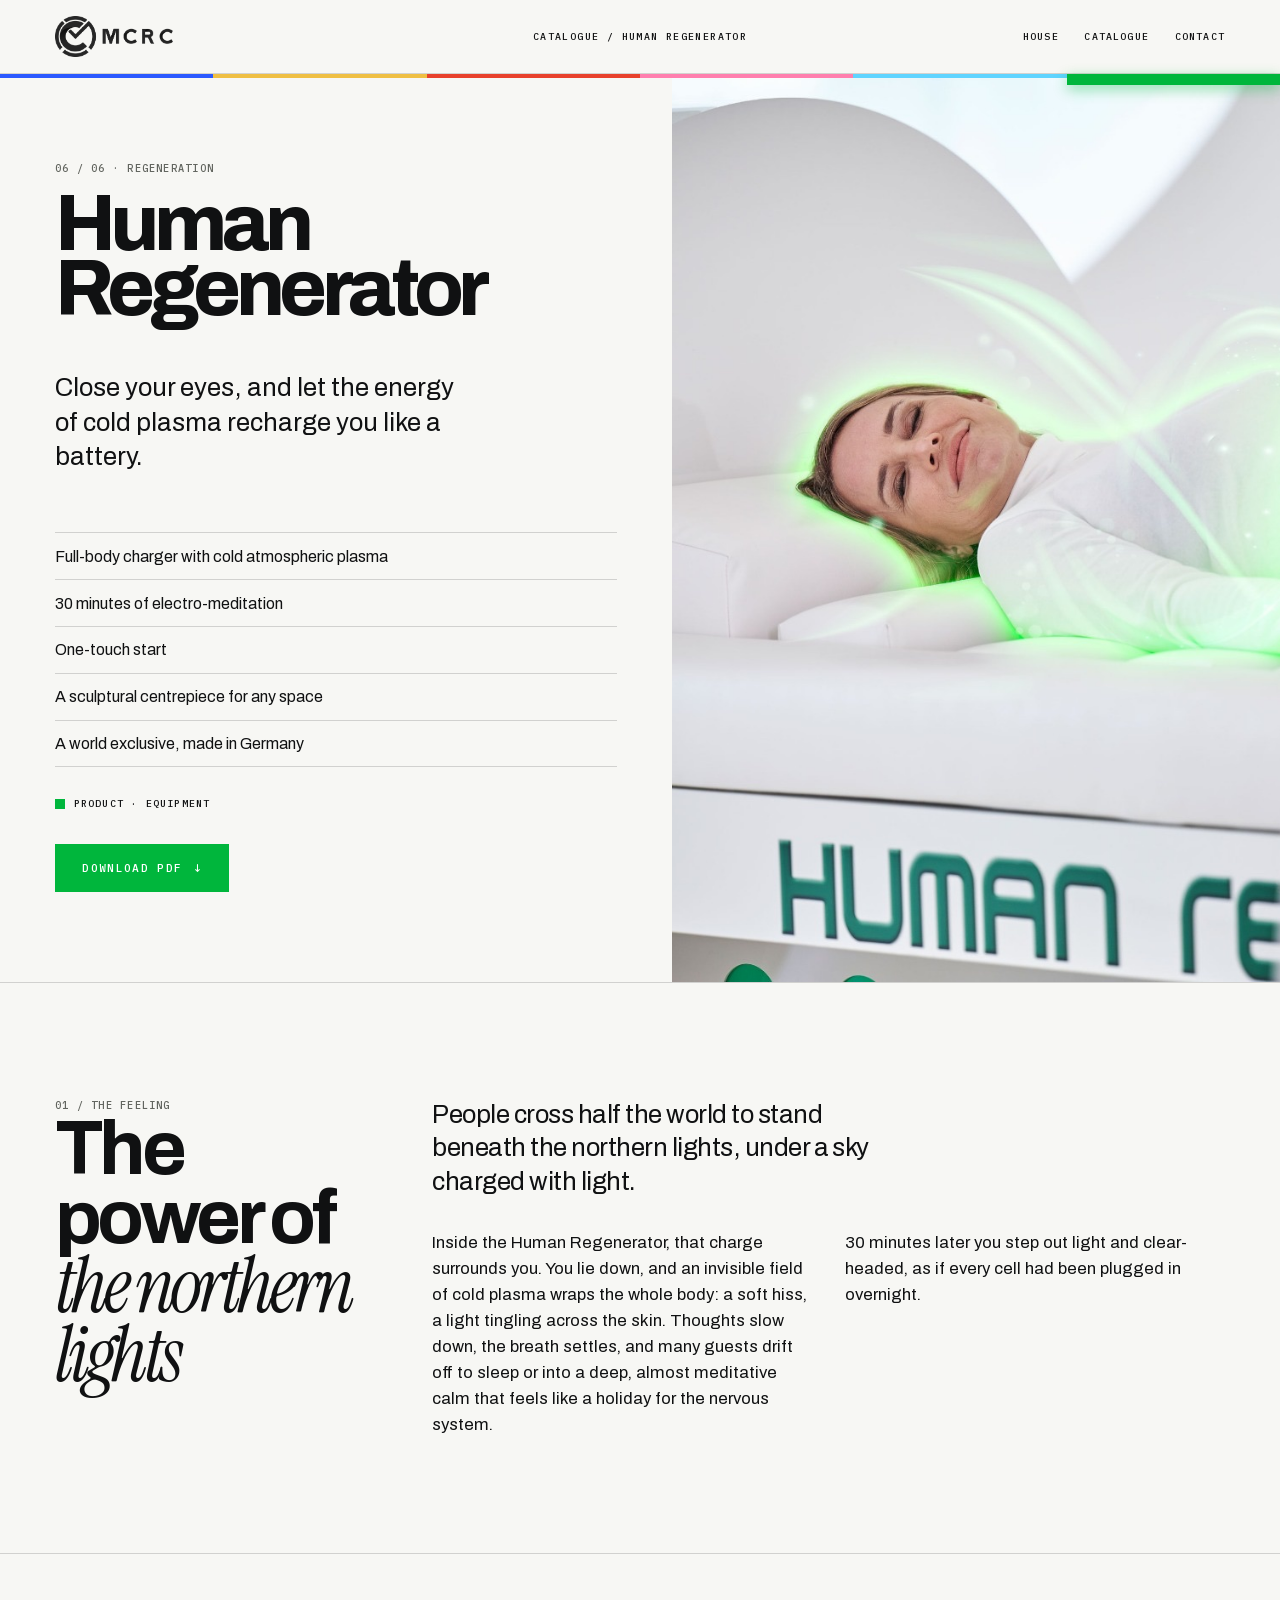
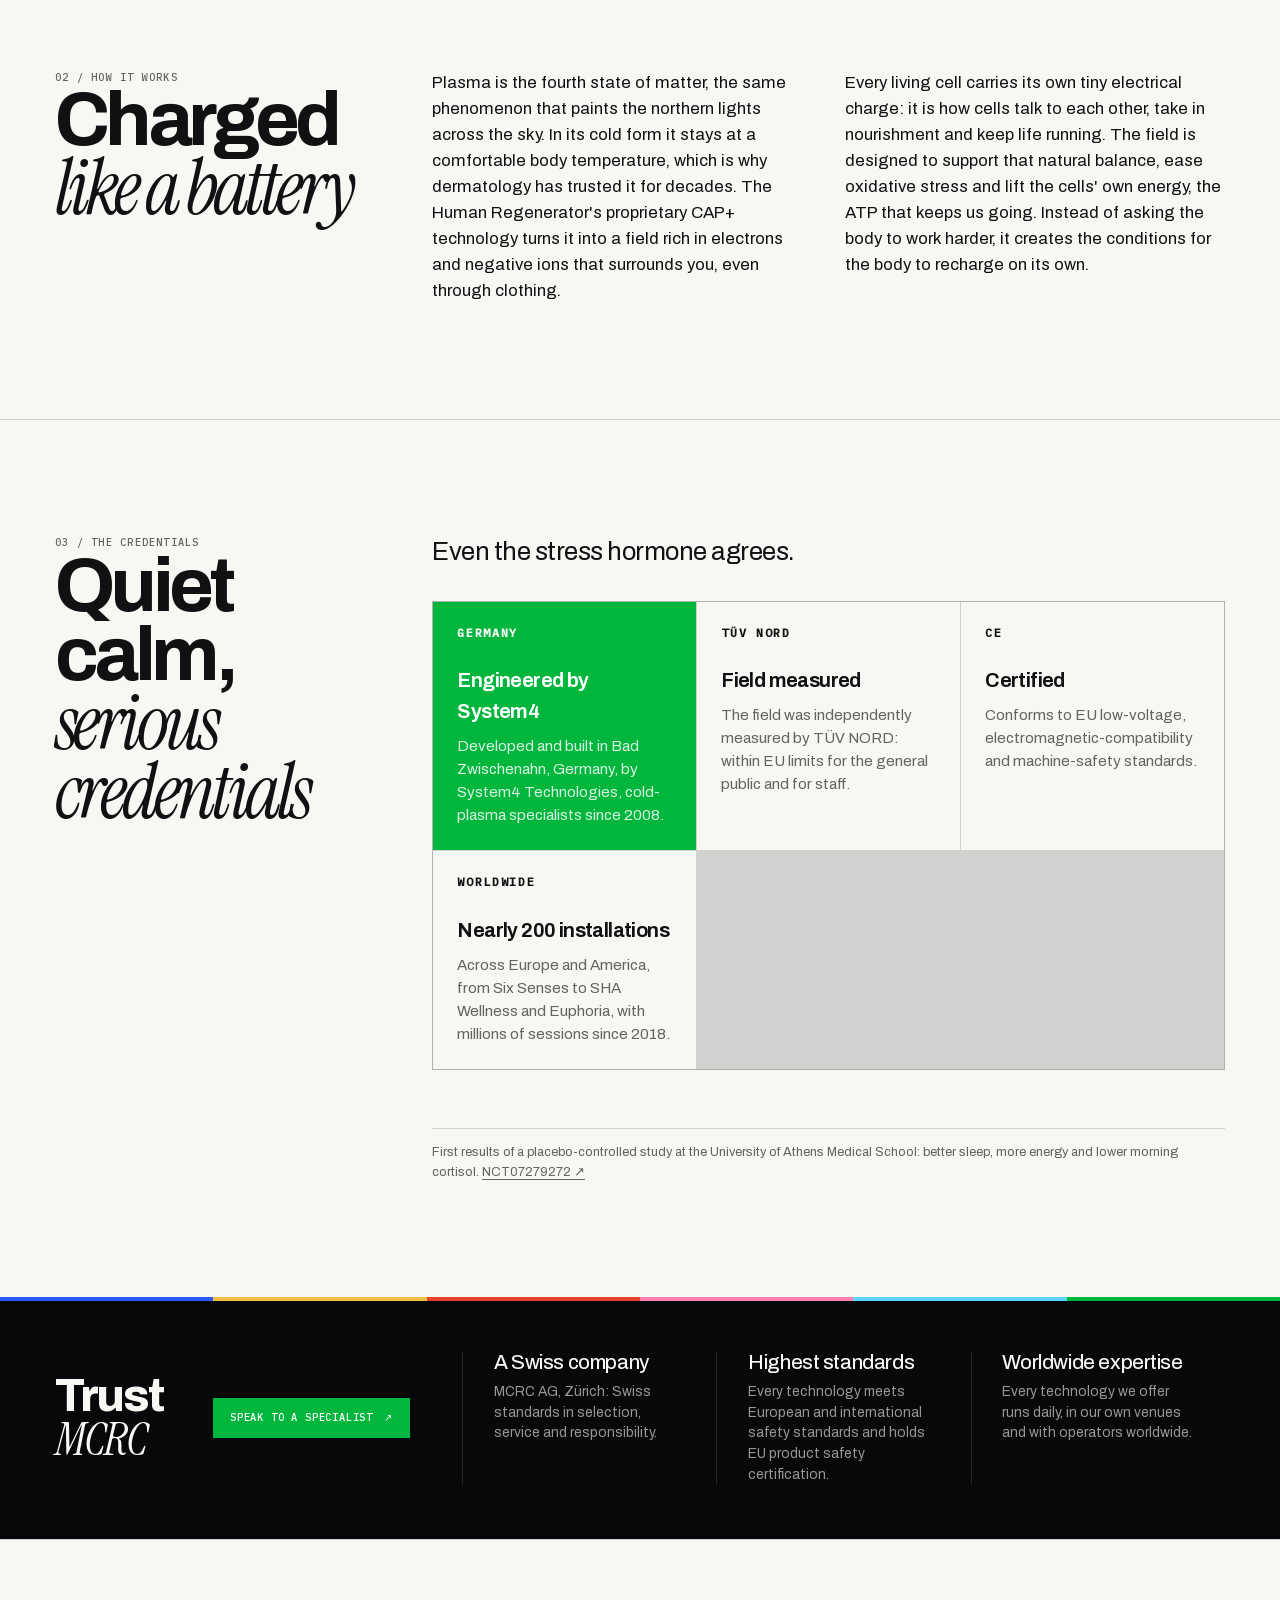
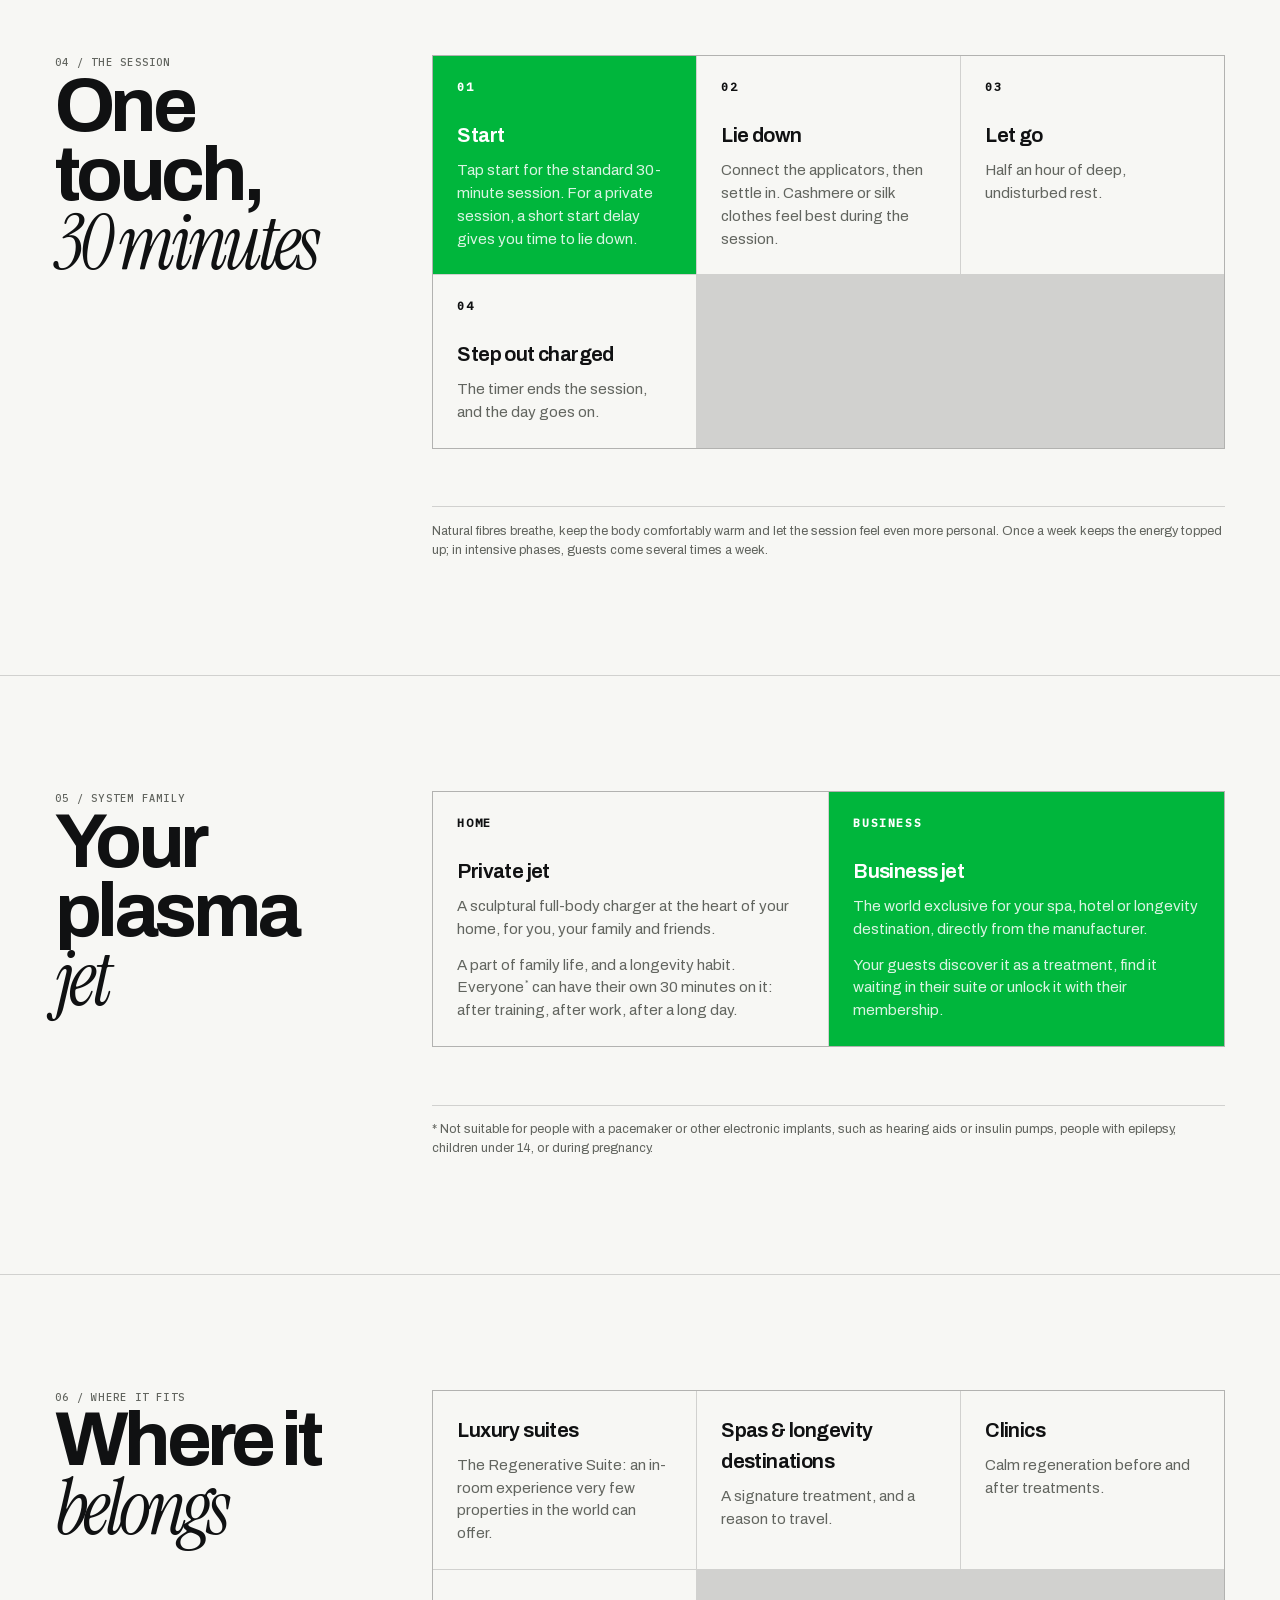
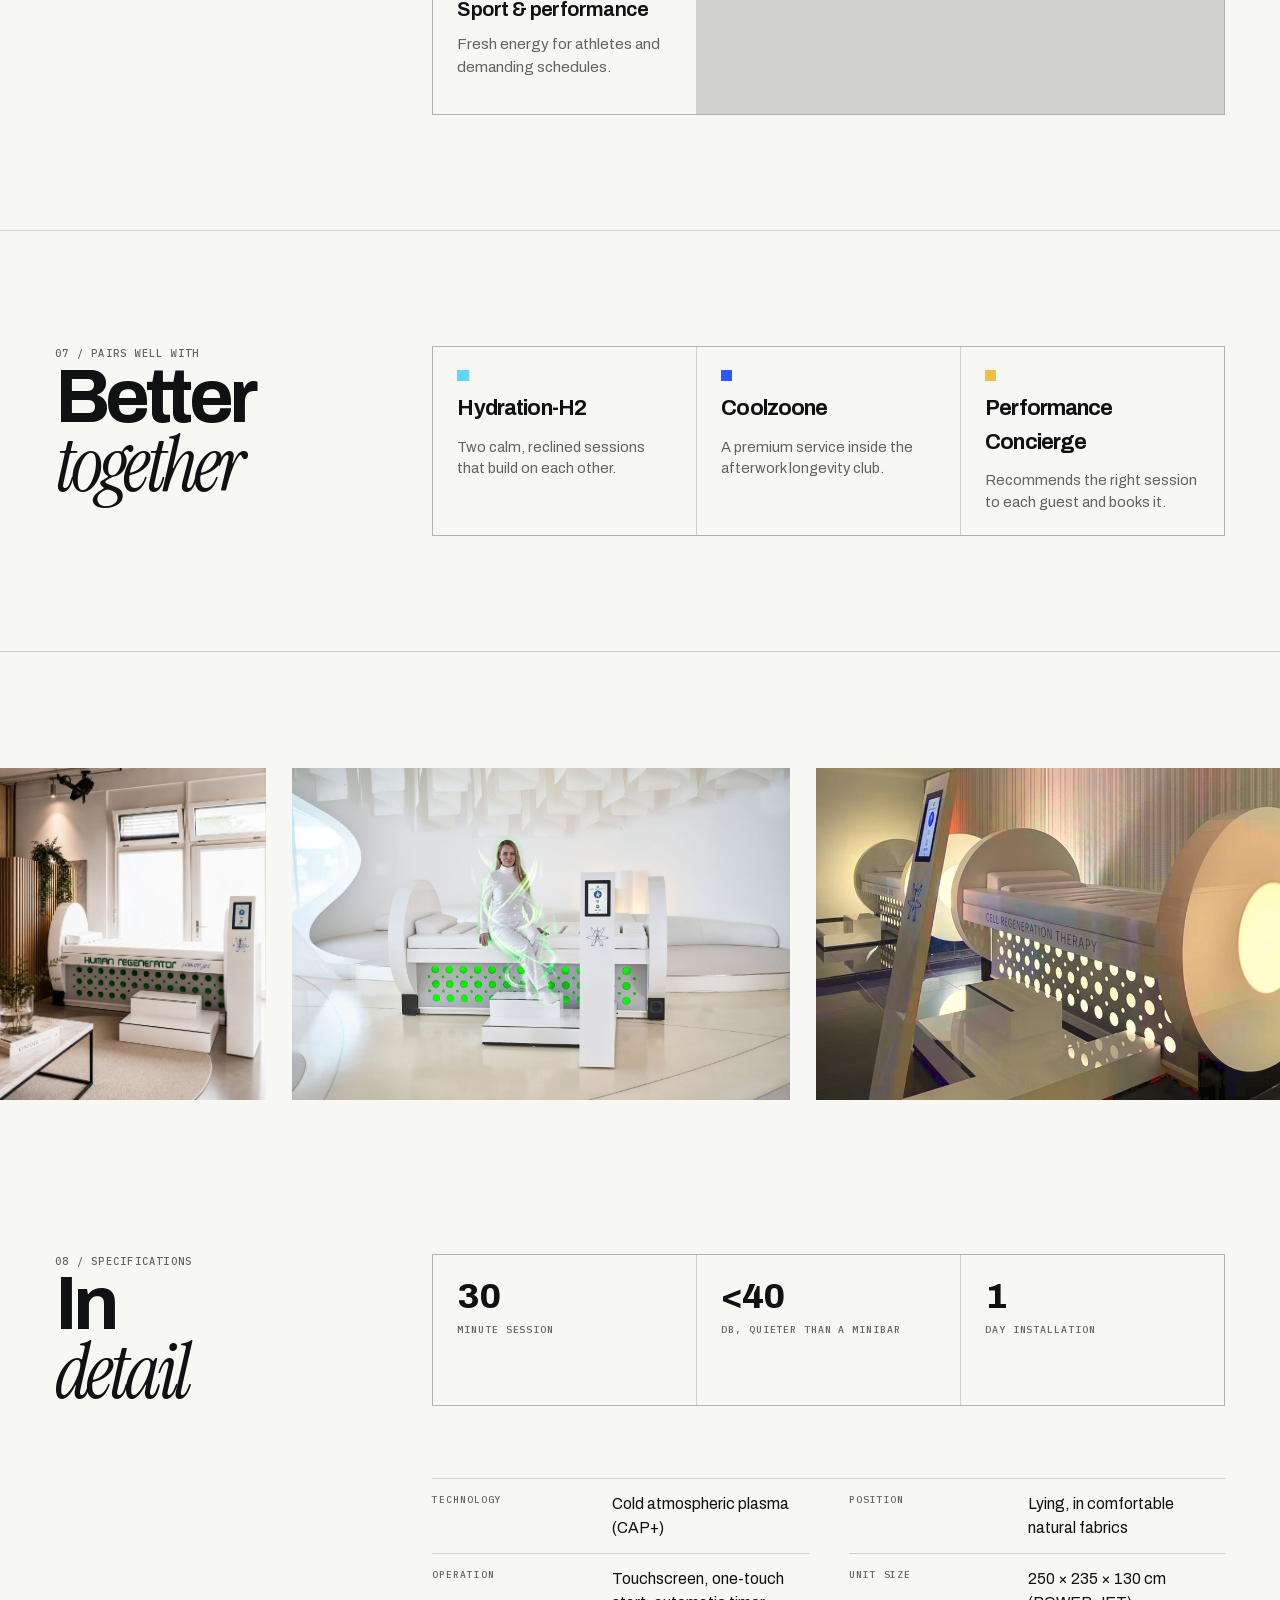
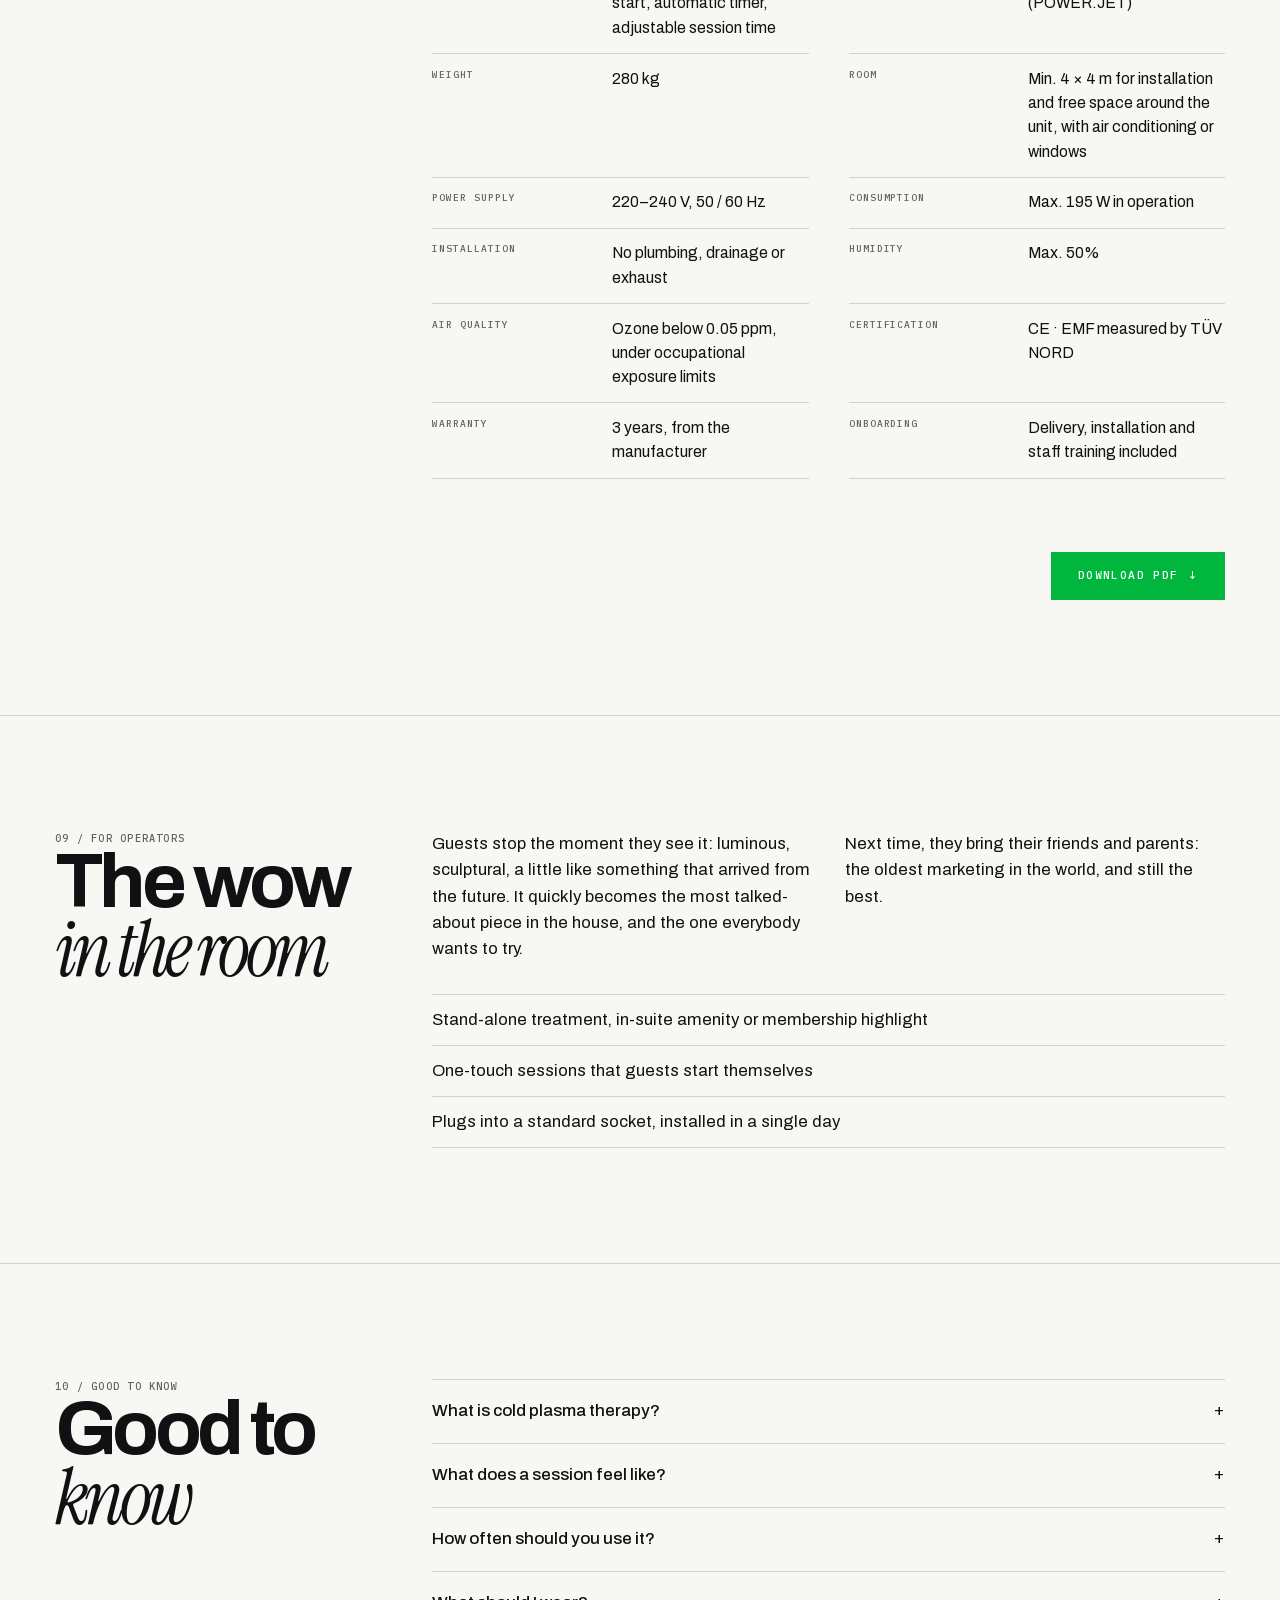
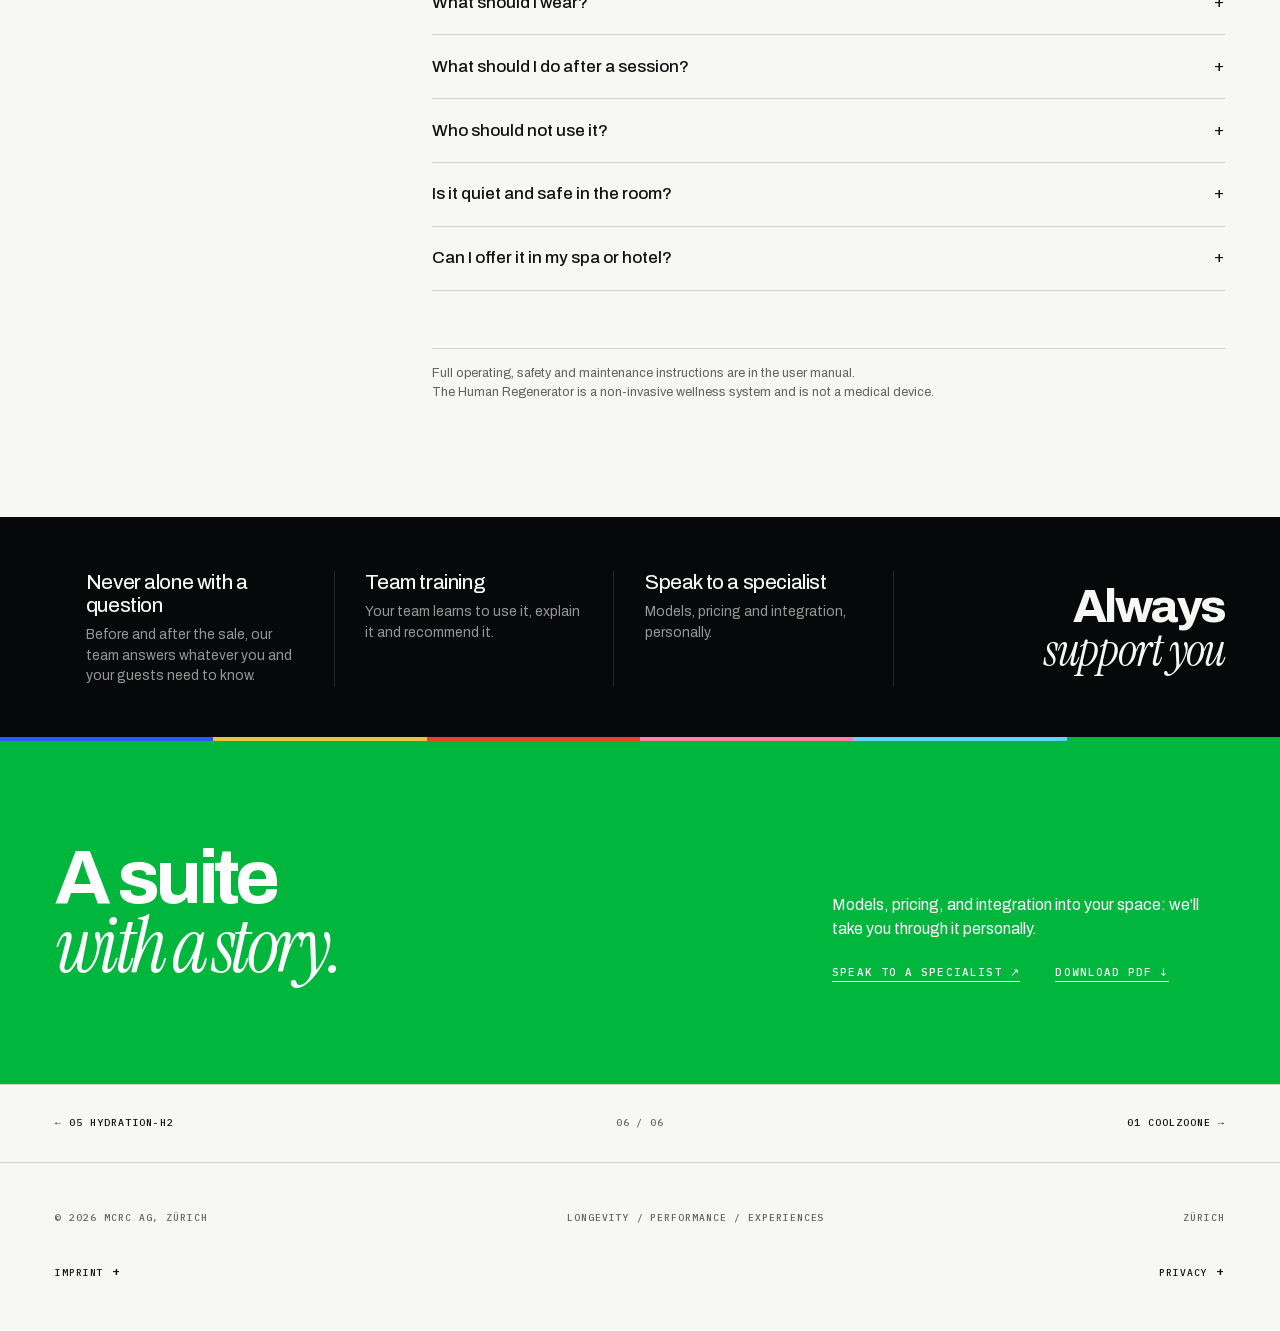
<file: human-regenerator.html>
<!doctype html><html lang="en"><head><meta charset="utf-8"><meta name="viewport" content="width=device-width,initial-scale=1"><title>Human Regenerator JET | A World Exclusive. Made in Germany.</title><meta name="description" content="Human Regenerator JET: a world-exclusive cold plasma technology, designed to recharge body and mind in 30 minutes. Made in Germany, for homes, spas and hotels."><link rel="stylesheet" href="shared.css?v=20261025e"><meta property="og:type" content="product"><meta property="og:title" content="Human Regenerator JET | A World Exclusive. Made in Germany."><meta property="og:description" content="Human Regenerator JET: a world-exclusive cold plasma technology, designed to recharge body and mind in 30 minutes. Made in Germany, for homes, spas and hotels."><meta name="twitter:card" content="summary_large_image"><script type="application/ld+json">{"@context": "https://schema.org", "@type": "Product", "name": "Human Regenerator JET", "brand": {"@type": "Brand", "name": "Human Regenerator"}, "manufacturer": {"@type": "Organization", "name": "System4 Technologies GmbH", "address": {"@type": "PostalAddress", "addressLocality": "Bad Zwischenahn", "addressCountry": "DE"}}, "category": "Cold atmospheric plasma wellness system", "description": "Human Regenerator JET: a world-exclusive cold plasma technology, designed to recharge body and mind in 30 minutes. Made in Germany, for homes, spas and hotels.", "image": "assets/img/human-regenerator-hero.jpg", "countryOfOrigin": "DE", "model": ["Human Regenerator Jet", "Sports.JET", "POWER.JET"], "subjectOf": {"@type": "MedicalStudy", "name": "The Effect of the Human Regenerator Jet Device on the Quality of Life of Adult Individuals", "url": "https://clinicaltrials.gov/study/NCT07279272", "sponsor": {"@type": "Organization", "name": "National and Kapodistrian University of Athens"}}}</script><script type="application/ld+json">{"@context": "https://schema.org", "@type": "FAQPage", "mainEntity": [{"@type": "Question", "name": "What is cold plasma therapy?", "acceptedAnswer": {"@type": "Answer", "text": "Cold atmospheric plasma is the fourth state of matter, held at a comfortable body temperature. In the Human Regenerator JET, mini plasma jets surround your whole body with a CAP+ field for 30 minutes of rest, and applicators at the hands and feet focus it further: 2 or 4, depending on the session."}}, {"@type": "Question", "name": "What does a session feel like?", "acceptedAnswer": {"@type": "Answer", "text": "A soft hiss, a light tingling across the skin, and then a deep, meditative calm. Many guests fall asleep. Some notice little the first time, and feel the energy more clearly with each session that follows."}}, {"@type": "Question", "name": "How often should you use it?", "acceptedAnswer": {"@type": "Answer", "text": "Once a week for longevity, once or twice a week for everyday vitality. The steadier the rhythm, the stronger the result."}}, {"@type": "Question", "name": "What should I wear?", "acceptedAnswer": {"@type": "Answer", "text": "Natural fibres such as cashmere or silk, with no more than 30% synthetics and no metal. Jewellery, watches, glasses and phones come off before the session."}}, {"@type": "Question", "name": "What should I do after a session?", "acceptedAnswer": {"@type": "Answer", "text": "Drink half a litre of water: the body has worked more than it felt like."}}, {"@type": "Question", "name": "Who should not use it?", "acceptedAnswer": {"@type": "Answer", "text": "People with a pacemaker or other electronic implants, such as implanted hearing aids or insulin pumps, people with epilepsy, children under 14, and during pregnancy. The electrostatic field may affect electronic devices."}}, {"@type": "Question", "name": "Is it quiet and safe in the room?", "acceptedAnswer": {"@type": "Answer", "text": "Under 40 dB, quieter than a minibar. Ozone stays below 0.05 ppm, under occupational exposure limits, and the field is independently measured by TÜV NORD and CE certified."}}, {"@type": "Question", "name": "Can I offer it in my spa or hotel?", "acceptedAnswer": {"@type": "Answer", "text": "Yes. It needs a room of at least 4 × 4 m and a standard socket, uses at most 195 W, needs no plumbing and no medically trained staff. Delivery, installation in a single day and staff training are included."}}]}</script><link rel="canonical" href="https://mcrc.ch/human-regenerator"><meta property="og:image" content="https://mcrc.ch/assets/img/human-regenerator-hero.jpg"><link rel="icon" type="image/png" href="assets/img/favicon.png"><link rel="apple-touch-icon" href="assets/img/apple-touch-icon.png"><meta property="og:url" content="https://mcrc.ch/human-regenerator"><meta property="og:site_name" content="MCRC"><script src="assets/js/swipe.js?v=2"></script>
</head>
<body style="--accent:#00B63C">
<header class="site-header"><a class="brand brand-logo" href="/"><img src="assets/img/mcrc-logo.png" width="381" height="132" alt="MCRC · Longevity, Performance, Experiences"></a><div class="head-mid">Catalogue / Human Regenerator</div><nav class="nav"><a href="/">House</a><a href="/catalogue">Catalogue</a><a href="/#contact">Contact</a></nav><nav class="prod-bar" aria-label="Products"><a href="/coolzoone" style="--c:#2B59FF"><span>Coolzoone</span></a><a href="/performance-concierge" style="--c:#EFBF43"><span>Performance Concierge</span></a><a href="/energylounger" style="--c:#E8412C"><span>EnergyLounger</span></a><a href="/smart-touch" style="--c:#FF7FAE"><span>Smart Touch</span></a><a href="/hydration-h2" style="--c:#5FD4FF"><span>Hydration-H2</span></a><a href="/human-regenerator" style="--c:#00B63C" aria-current="page"><span>Human Regenerator</span></a></nav></header>
<main id="content">

<section class="profile-hero"><div class="profile-copy"><div class="profile-index">06 / 06 · Regeneration</div><h1 class="profile-title">Human Regenerator</h1><p class="profile-lede">Close your eyes, and let the energy of cold plasma recharge you like a battery.</p><ul class="profile-facts"><li>Full-body charger with cold atmospheric plasma</li><li>30 minutes of electro-meditation</li><li>One-touch start</li><li>A sculptural centrepiece for any space</li><li>A world exclusive, made in Germany</li></ul><div class="profile-cat">Product · Equipment</div><div class="profile-actions"><a class="cta-box" href="assets/pdf/MCRC-Human-Regenerator.pdf" target="_blank" rel="noopener">Download PDF <span>↓</span></a></div></div><div class="profile-visual"><img width="1600" height="1068" src="assets/img/human-regenerator-hero.jpg" alt="A woman rests with eyes closed on the Human Regenerator JET, a full-body cold plasma system" style="object-position:28% center"></div></section>

<section class="section"><div><div class="kicker">01 / The feeling</div><h2>The power of<br><em>the northern lights</em></h2></div><div class="section-body"><p class="lead-p">People cross half the world to stand beneath the northern lights, under a sky charged with light.</p><p>Inside the Human Regenerator, that charge surrounds you. You lie down, and an invisible field of cold plasma wraps the whole body: a soft hiss, a light tingling across the skin. Thoughts slow down, the breath settles, and many guests drift off to sleep or into a deep, almost meditative calm that feels like a holiday for the nervous system.</p><p>30 minutes later you step out light and clear-headed, as if every cell had been plugged in overnight.</p></div></section>

<section class="section"><div><div class="kicker">02 / How it works</div><h2>Charged<br><em>like a battery</em></h2></div><div class="section-body"><p>Plasma is the fourth state of matter, the same phenomenon that paints the northern lights across the sky. In its cold form it stays at a comfortable body temperature, which is why dermatology has trusted it for decades. The Human Regenerator's proprietary CAP+ technology turns it into a field rich in electrons and negative ions that surrounds you, even through clothing.</p><p>Every living cell carries its own tiny electrical charge: it is how cells talk to each other, take in nourishment and keep life running. The field is designed to support that natural balance, ease oxidative stress and lift the cells' own energy, the ATP that keeps us going. Instead of asking the body to work harder, it creates the conditions for the body to recharge on its own.</p></div></section>

<section class="section"><div><div class="kicker">03 / The credentials</div><h2>Quiet calm,<br><em>serious credentials</em></h2></div><div class="section-body"><p class="lead-p">Even the stress hormone agrees.</p><div class="seam full"><div class="hl"><span class="n">Germany</span><b>Engineered by System4</b><p>Developed and built in Bad Zwischenahn, Germany, by System4 Technologies, cold-plasma specialists since 2008.</p></div><div><span class="n">TÜV NORD</span><b>Field measured</b><p>The field was independently measured by TÜV NORD: within EU limits for the general public and for staff.</p></div><div><span class="n">CE</span><b>Certified</b><p>Conforms to EU low-voltage, electromagnetic-compatibility and machine-safety standards.</p></div><div><span class="n">Worldwide</span><b>Nearly 200 installations</b><p>Across Europe and America, from Six Senses to SHA Wellness and Euphoria, with millions of sessions since 2018.</p></div></div><p class="full" style="font-size:.8rem;line-height:1.5;color:var(--muted);margin-top:1.6rem;padding-top:.9rem;border-top:1px solid var(--hair)">First results of a placebo-controlled study at the University of Athens Medical School: better sleep, more energy and lower morning cortisol. <a href="https://clinicaltrials.gov/study/NCT07279272" target="_blank" rel="noopener" style="white-space:nowrap;border-bottom:1px solid">NCT07279272 ↗︎</a></p></div></section><section class="vband" aria-label="Why MCRC"><div class="vband-head"><h2 class="vband-title">Trust<br><em>MCRC</em></h2><a class="cta-box" href="mailto:mail@mcrc.ch?subject=Human%20Regenerator%20%C2%B7%20Speak%20to%20a%20specialist">Speak to a specialist <span>↗︎</span></a></div><div class="vband-in"><div class="vband-item"><b>A Swiss company</b><p>MCRC AG, Zürich: Swiss standards in selection, service and responsibility.</p></div><div class="vband-item"><b>Highest standards</b><p>Every technology meets European and international safety standards and holds EU product safety certification.</p></div><div class="vband-item"><b>Worldwide expertise</b><p>Every technology we offer runs daily, in our own venues and with operators worldwide.</p></div></div><div class="vband-bar" aria-hidden="true"></div></section>

<section class="section"><div><div class="kicker">04 / The session</div><h2>One touch,<br><em>30 minutes</em></h2></div><div class="section-body"><div class="seam full"><div class="hl"><span class="n">01</span><b>Start</b><p>Tap start for the standard 30-minute session. For a private session, a short start delay gives you time to lie down.</p></div><div><span class="n">02</span><b>Lie down</b><p>Connect the applicators, then settle in. Cashmere or silk clothes feel best during the session.</p></div><div><span class="n">03</span><b>Let go</b><p>Half an hour of deep, undisturbed rest.</p></div><div><span class="n">04</span><b>Step out charged</b><p>The timer ends the session, and the day goes on.</p></div></div><p class="full" style="font-size:.8rem;line-height:1.5;color:var(--muted);margin-top:1.6rem;padding-top:.9rem;border-top:1px solid var(--hair)">Natural fibres breathe, keep the body comfortably warm and let the session feel even more personal. Once a week keeps the energy topped up; in intensive phases, guests come several times a week.</p></div></section>

<section class="section"><div><div class="kicker">05 / System family</div><h2>Your plasma<br><em>jet</em></h2></div><div class="section-body"><div class="seam full"><div><span class="n">Home</span><b>Private jet</b><p style="margin-bottom:.8rem">A sculptural full-body charger at the heart of your home, for you, your family and friends.</p><p>A part of family life, and a longevity habit. Everyone<sup class="ref">*</sup> can have their own 30 minutes on it: after training, after work, after a long day.</p></div><div class="hl"><span class="n">Business</span><b>Business jet</b><p style="margin-bottom:.8rem">The world exclusive for your spa, hotel or longevity destination, directly from the manufacturer.</p><p>Your guests discover it as a treatment, find it waiting in their suite or unlock it with their membership.</p></div></div><p class="full" style="font-size:.8rem;line-height:1.5;color:var(--muted);margin-top:1.6rem;padding-top:.9rem;border-top:1px solid var(--hair)">* Not suitable for people with a pacemaker or other electronic implants, such as hearing aids or insulin pumps, people with epilepsy, children under 14, or during pregnancy.</p></div></section>

<section class="section"><div><div class="kicker">06 / Where it fits</div><h2>Where it<br><em>belongs</em></h2></div><div class="section-body"><div class="seam full"><div><b>Luxury suites</b><p>The Regenerative Suite: an in-room experience very few properties in the world can offer.</p></div><div><b>Spas &amp; longevity destinations</b><p>A signature treatment, and a reason to travel.</p></div><div><b>Clinics</b><p>Calm regeneration before and after treatments.</p></div><div><b>Sport &amp; performance</b><p>Fresh energy for athletes and demanding schedules.</p></div></div></div></section><section class="section"><div><div class="kicker">07 / Pairs well with</div><h2>Better<br><em>together</em></h2></div><div class="section-body"><div class="pairs full"><a href="/hydration-h2" target="_blank" rel="noopener" style="--c:#5FD4FF" data-tone="dark"><b>Hydration-H2</b><span>Two calm, reclined sessions that build on each other.</span></a><a href="/coolzoone" target="_blank" rel="noopener" style="--c:#2B59FF"><b>Coolzoone</b><span>A premium service inside the afterwork longevity club.</span></a><a href="/performance-concierge" target="_blank" rel="noopener" style="--c:#EFBF43" data-tone="dark"><b>Performance Concierge</b><span>Recommends the right session to each guest and books it.</span></a></div></div></section>

<section class="section"><div class="car-band" data-carousel aria-label="Human Regenerator images"><div class="car-track"><figure class="car-slide"><img loading="lazy" width="1122" height="1402" src="assets/img/human-regenerator-cryodukt.jpg" alt="The Human Regenerator POWER.JET in a calm, light-filled wellness lounge in Zürich"></figure><figure class="car-slide"><img loading="lazy" width="1600" height="1068" src="assets/img/human-regenerator-seated.jpg" alt="A woman in white sits on the Human Regenerator JET in a sculptural white interior"></figure><figure class="car-slide"><img loading="lazy" width="1130" height="642" src="assets/img/human-regenerator-warm.jpg" alt="Two Human Regenerator JET units glowing in warm light in a dark, elegant treatment room"></figure><figure class="car-slide"><img loading="lazy" width="941" height="1252" src="assets/img/human-regenerator-applicators.jpg" alt="A guest rests on the Human Regenerator POWER.JET with applicators at hand and foot"></figure><figure class="car-slide"><img loading="lazy" width="1504" height="1004" src="assets/img/human-regenerator-pavilion.jpg" alt="The Human Regenerator JET in a glass pavilion, its round side panel marked with the green caduceus"></figure><figure class="car-slide"><img loading="lazy" width="1504" height="1004" src="assets/img/human-regenerator-panorama.jpg" alt="A guest lies on the Human Regenerator JET while a host stands by the control column, countryside beyond"></figure><figure class="car-slide"><img loading="lazy" width="700" height="700" src="assets/img/human-regenerator-manor.jpg" alt="The Human Regenerator POWER.JET in a sunlit room with tall arched windows and a wooden floor"></figure><figure class="car-slide"><img loading="lazy" width="1600" height="1079" src="assets/img/human-regenerator-brochure.jpg" alt="A couple in white reads a Human Regenerator brochure beside the control column"></figure><figure class="car-slide"><img loading="lazy" width="1600" height="1067" src="assets/img/human-regenerator-column.jpg" alt="Close-up of the Human Regenerator control column with its touchscreen and logo"></figure><figure class="car-slide"><img loading="lazy" width="1504" height="1004" src="assets/img/human-regenerator-operator.jpg" alt="A host beside a guest resting on the Human Regenerator JET in a glass pavilion"></figure></div></div><div><div class="kicker">08 / Specifications</div><h2>In<br><em>detail</em></h2></div><div class="section-body"><div class="spec-grid full"><div class="spec"><b>30</b><span>minute session</span></div><div class="spec"><b>&lt;40</b><span>dB, quieter than a minibar</span></div><div class="spec"><b>1</b><span>day installation</span></div></div><dl class="spec-table full"><div><dt>Technology</dt><dd>Cold atmospheric plasma (CAP+)</dd></div><div><dt>Position</dt><dd>Lying, in comfortable natural fabrics</dd></div><div><dt>Operation</dt><dd>Touchscreen, one-touch start, automatic timer, adjustable session time</dd></div><div><dt>Unit size</dt><dd>250 × 235 × 130 cm (POWER.JET)</dd></div><div><dt>Weight</dt><dd>280 kg</dd></div><div><dt>Room</dt><dd>Min. 4 × 4 m for installation and free space around the unit, with air conditioning or windows</dd></div><div><dt>Power supply</dt><dd>220–240 V, 50 / 60 Hz</dd></div><div><dt>Consumption</dt><dd>Max. 195 W in operation</dd></div><div><dt>Installation</dt><dd>No plumbing, drainage or exhaust</dd></div><div><dt>Humidity</dt><dd>Max. 50%</dd></div><div><dt>Air quality</dt><dd>Ozone below 0.05 ppm, under occupational exposure limits</dd></div><div><dt>Certification</dt><dd>CE · EMF measured by TÜV NORD</dd></div><div><dt>Warranty</dt><dd>3 years, from the manufacturer</dd></div><div><dt>Onboarding</dt><dd>Delivery, installation and staff training included</dd></div></dl><div class="cta-boxes full"><a class="cta-box" href="assets/pdf/MCRC-Human-Regenerator.pdf" target="_blank" rel="noopener">Download PDF <span>↓</span></a></div></div></section>

<section class="section"><div><div class="kicker">09 / For operators</div><h2>The wow<br><em>in the room</em></h2></div><div class="section-body"><p>Guests stop the moment they see it: luminous, sculptural, a little like something that arrived from the future. It quickly becomes the most talked-about piece in the house, and the one everybody wants to try.</p><p>Next time, they bring their friends and parents: the oldest marketing in the world, and still the best.</p><ul class="full"><li>Stand-alone treatment, in-suite amenity or membership highlight</li><li>One-touch sessions that guests start themselves</li><li>Plugs into a standard socket, installed in a single day</li></ul></div></section><section class="section"><div><div class="kicker">10 / Good to know</div><h2>Good to <em>know</em></h2></div><div class="section-body"><div class="faq full"><details class="faq-item"><summary>What is cold plasma therapy?</summary><p>Cold atmospheric plasma is the fourth state of matter, held at a comfortable body temperature. In the Human Regenerator JET, mini plasma jets surround your whole body with a CAP+ field for 30 minutes of rest, and applicators at the hands and feet focus it further: 2 or 4, depending on the session.</p></details><details class="faq-item"><summary>What does a session feel like?</summary><p>A soft hiss, a light tingling across the skin, and then a deep, meditative calm. Many guests fall asleep. Some notice little the first time, and feel the energy more clearly with each session that follows.</p></details><details class="faq-item"><summary>How often should you use it?</summary><p>Once a week for longevity, once or twice a week for everyday vitality. The steadier the rhythm, the stronger the result.</p></details><details class="faq-item"><summary>What should I wear?</summary><p>Natural fibres such as cashmere or silk, with no more than 30% synthetics and no metal. Jewellery, watches, glasses and phones come off before the session.</p></details><details class="faq-item"><summary>What should I do after a session?</summary><p>Drink half a litre of water: the body has worked more than it felt like.</p></details><details class="faq-item"><summary>Who should not use it?</summary><p>People with a pacemaker or other electronic implants, such as implanted hearing aids or insulin pumps, people with epilepsy, children under 14, and during pregnancy. The electrostatic field may affect electronic devices.</p></details><details class="faq-item"><summary>Is it quiet and safe in the room?</summary><p>Under 40 dB, quieter than a minibar. Ozone stays below 0.05 ppm, under occupational exposure limits, and the field is independently measured by TÜV NORD and CE certified.</p></details><details class="faq-item"><summary>Can I offer it in my spa or hotel?</summary><p>Yes. It needs a room of at least 4 × 4 m and a standard socket, uses at most 195 W, needs no plumbing and no medically trained staff. Delivery, installation in a single day and staff training are included.</p></details></div><p class="full" style="font-size:.8rem;line-height:1.5;color:var(--muted);margin-top:1.6rem;padding-top:.9rem;border-top:1px solid var(--hair)">Full operating, safety and maintenance instructions are in the user manual.<br>The Human Regenerator is a non-invasive wellness system and is not a medical device.</p></div></section>



<section class="vband vband-alt" aria-label="How MCRC supports you"><h2 class="vband-title">Always<br><em>support you</em></h2><div class="vband-in"><div class="vband-item"><b>Never alone with a question</b><p>Before and after the sale, our team answers whatever you and your guests need to know.</p></div><div class="vband-item"><b>Team training</b><p>Your team learns to use it, explain it and recommend it.</p></div><div class="vband-item"><b>Speak to a specialist</b><p>Models, pricing and integration, personally.</p></div></div><div class="vband-bar" aria-hidden="true"></div></section>

<section class="cta-band"><h2>A suite<br><em>with a story.</em></h2><div><p>Models, pricing, and integration into your space: we'll take you through it personally.</p><div style="display:flex;flex-wrap:wrap;gap:1rem 2.2rem"><a class="cta" href="mailto:mail@mcrc.ch?subject=Human%20Regenerator%20%C2%B7%20Speak%20to%20a%20specialist">Speak to a specialist <span>↗︎</span></a><a class="cta" href="assets/pdf/MCRC-Human-Regenerator.pdf" target="_blank" rel="noopener">Download PDF <span>↓</span></a></div></div></section>

<nav class="chapter-nav"><a href="/hydration-h2">← 05 Hydration-H2</a><span class="count">06 / 06</span><a class="next" href="/coolzoone">01 Coolzoone →</a></nav></main>
<footer id="imprint"><div class="foot-line"><span>© 2026 MCRC AG, Zürich</span><span>Longevity / Performance / Experiences</span><span>Zürich</span></div><div class="legal"><details><summary>Imprint</summary><p>Medical Cryo Race Club (MCRC) AG<br>Heinrichstrasse 215 · 8005 Zürich · Switzerland<br>UID: CHE-403.646.689 · Commercial Register of the Canton of Zürich<br>Email: <a href="mailto:mail@mcrc.ch">mail@mcrc.ch</a></p></details><details><summary>Privacy</summary><p>This website uses no cookies and no tracking. All fonts are loaded locally; no connections are made to third-party servers. If you contact us by email, we use your details only to answer your enquiry. The operators of linked external websites are solely responsible for their content.</p></details></div></footer><script src="assets/js/carousel.js" defer></script>
</body></html>
</file>
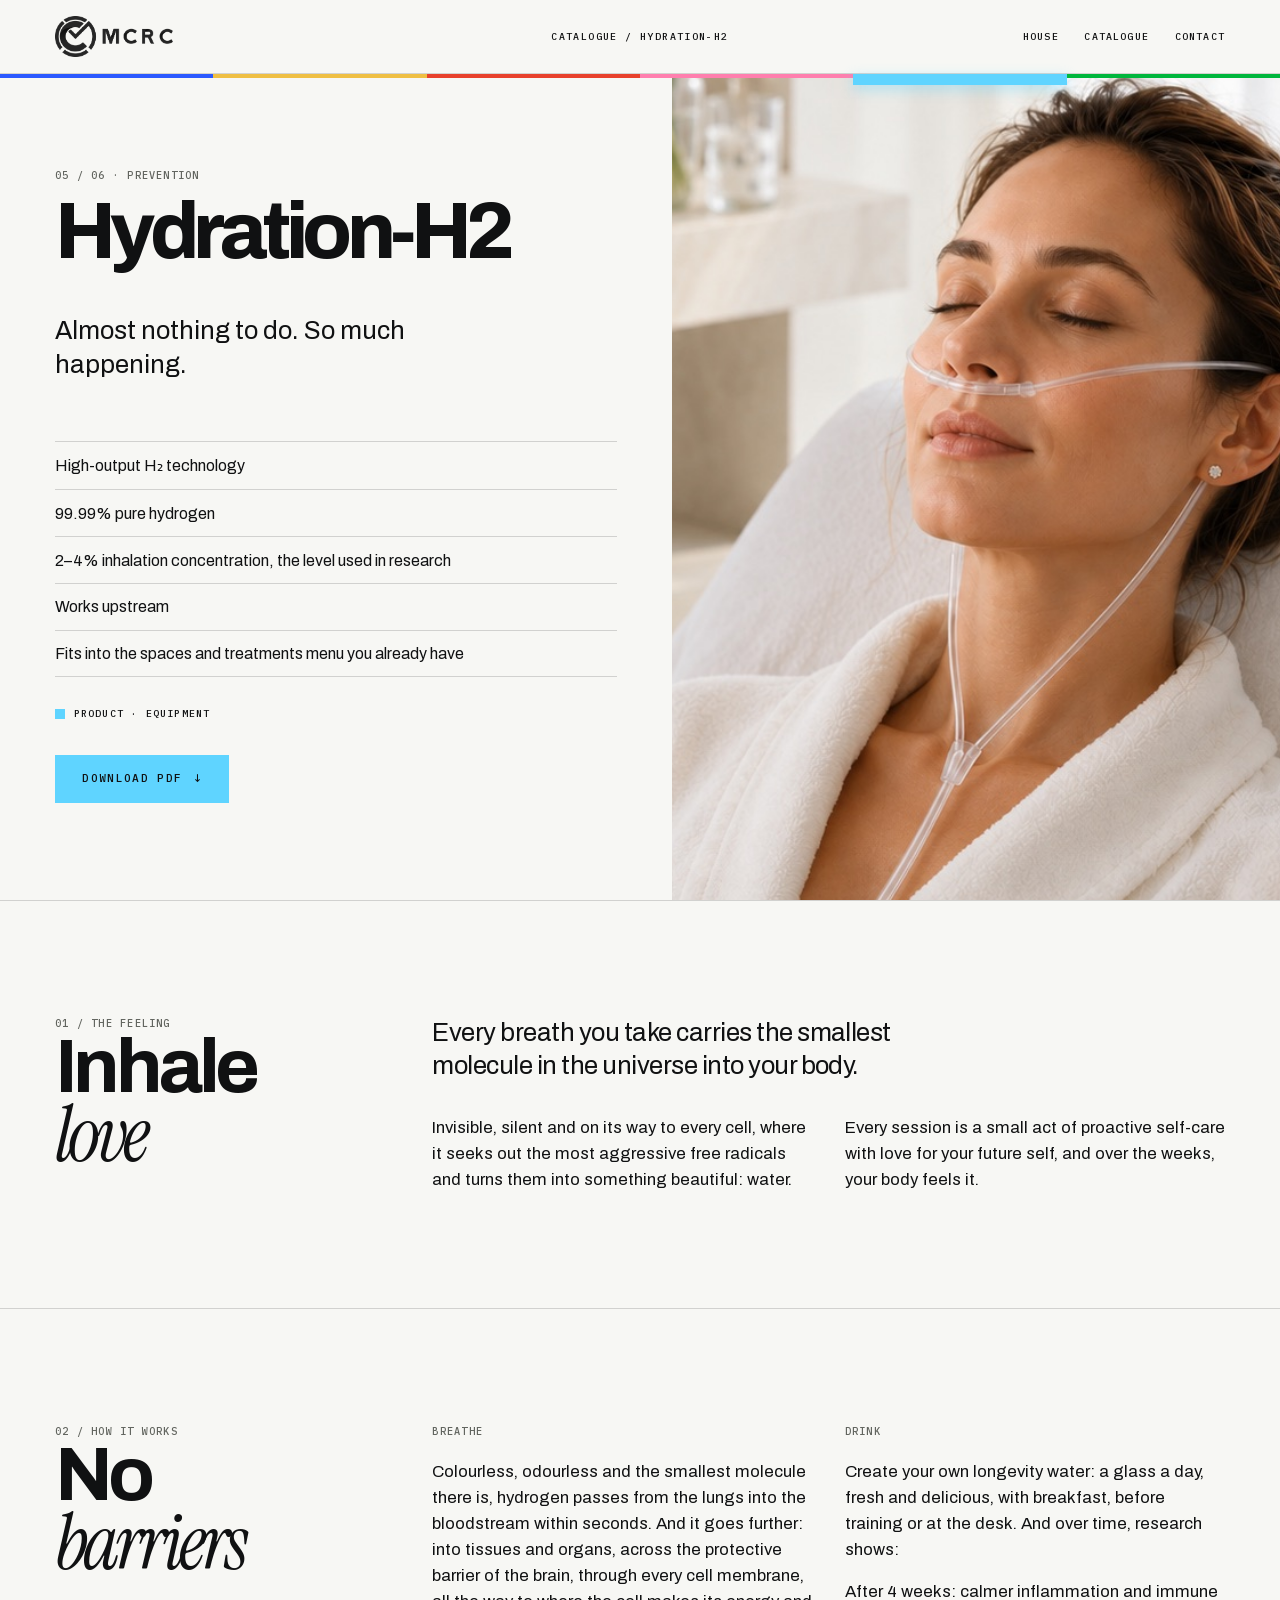
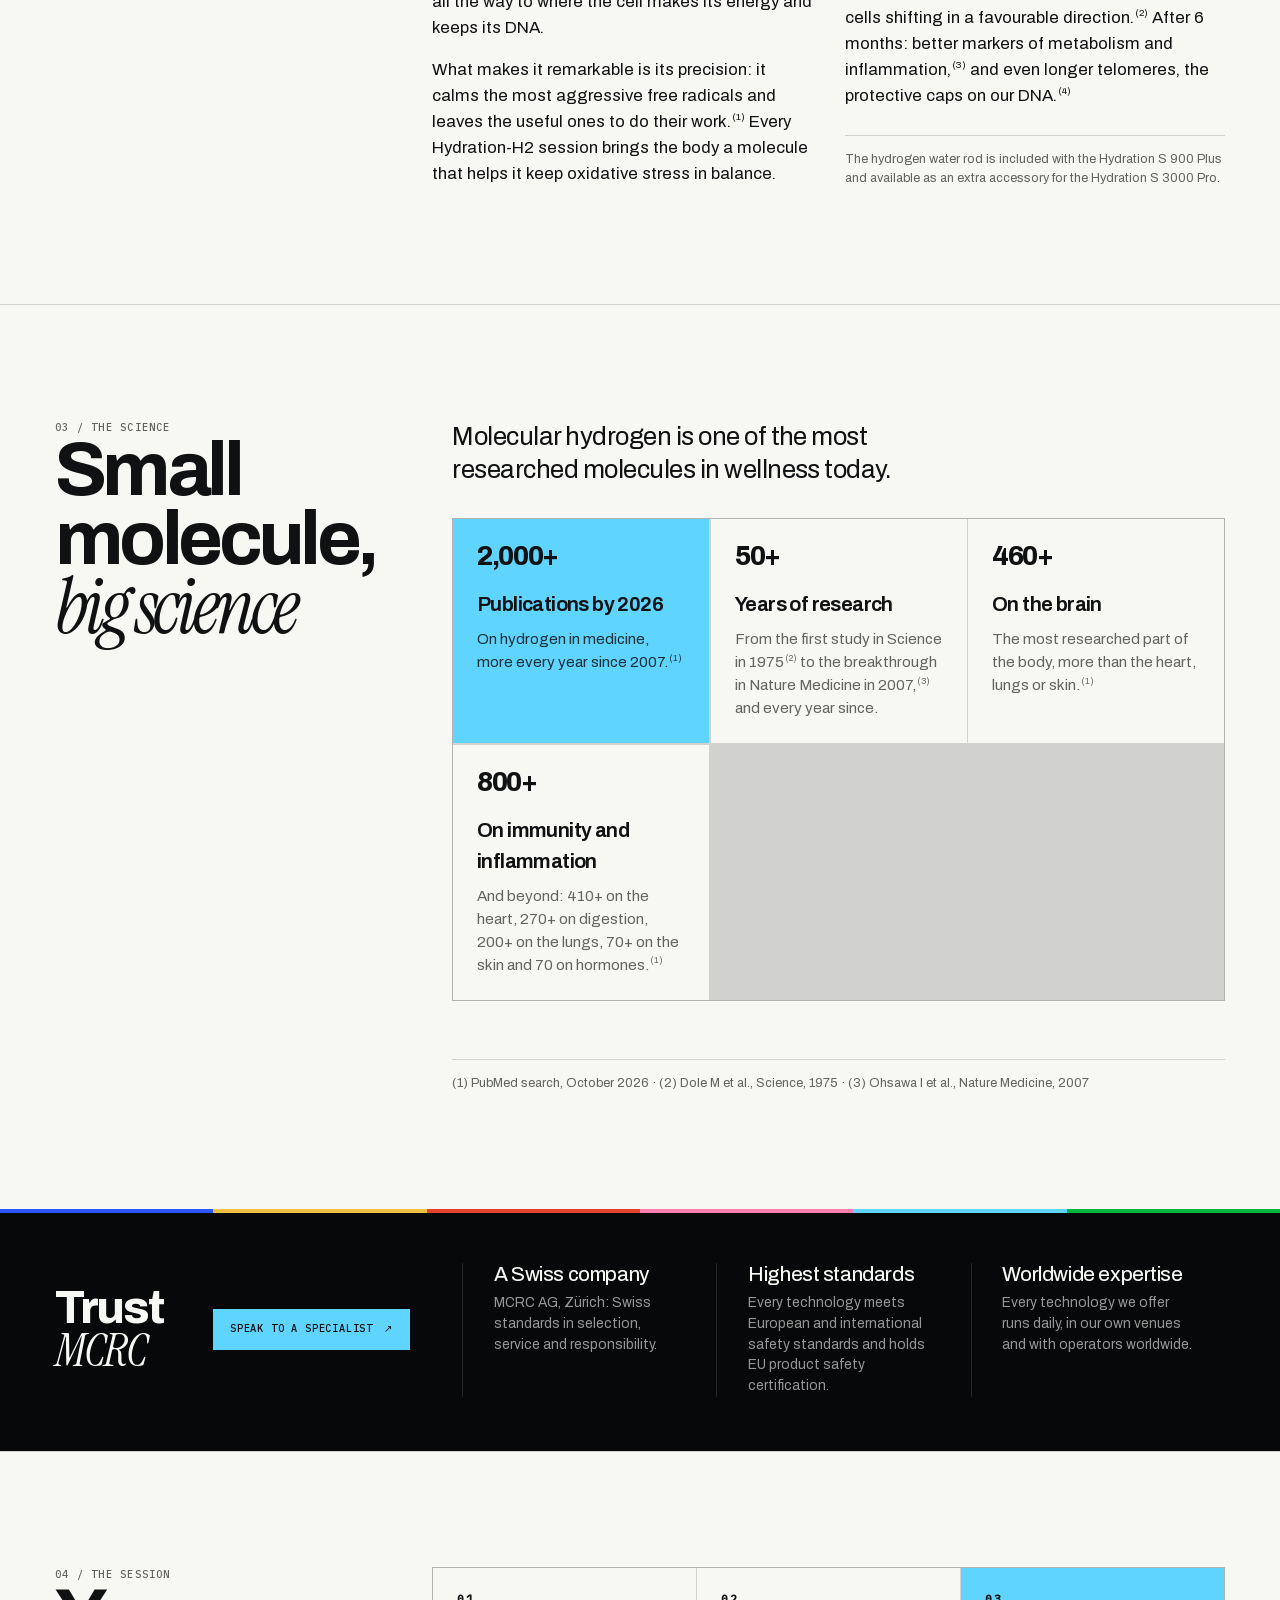
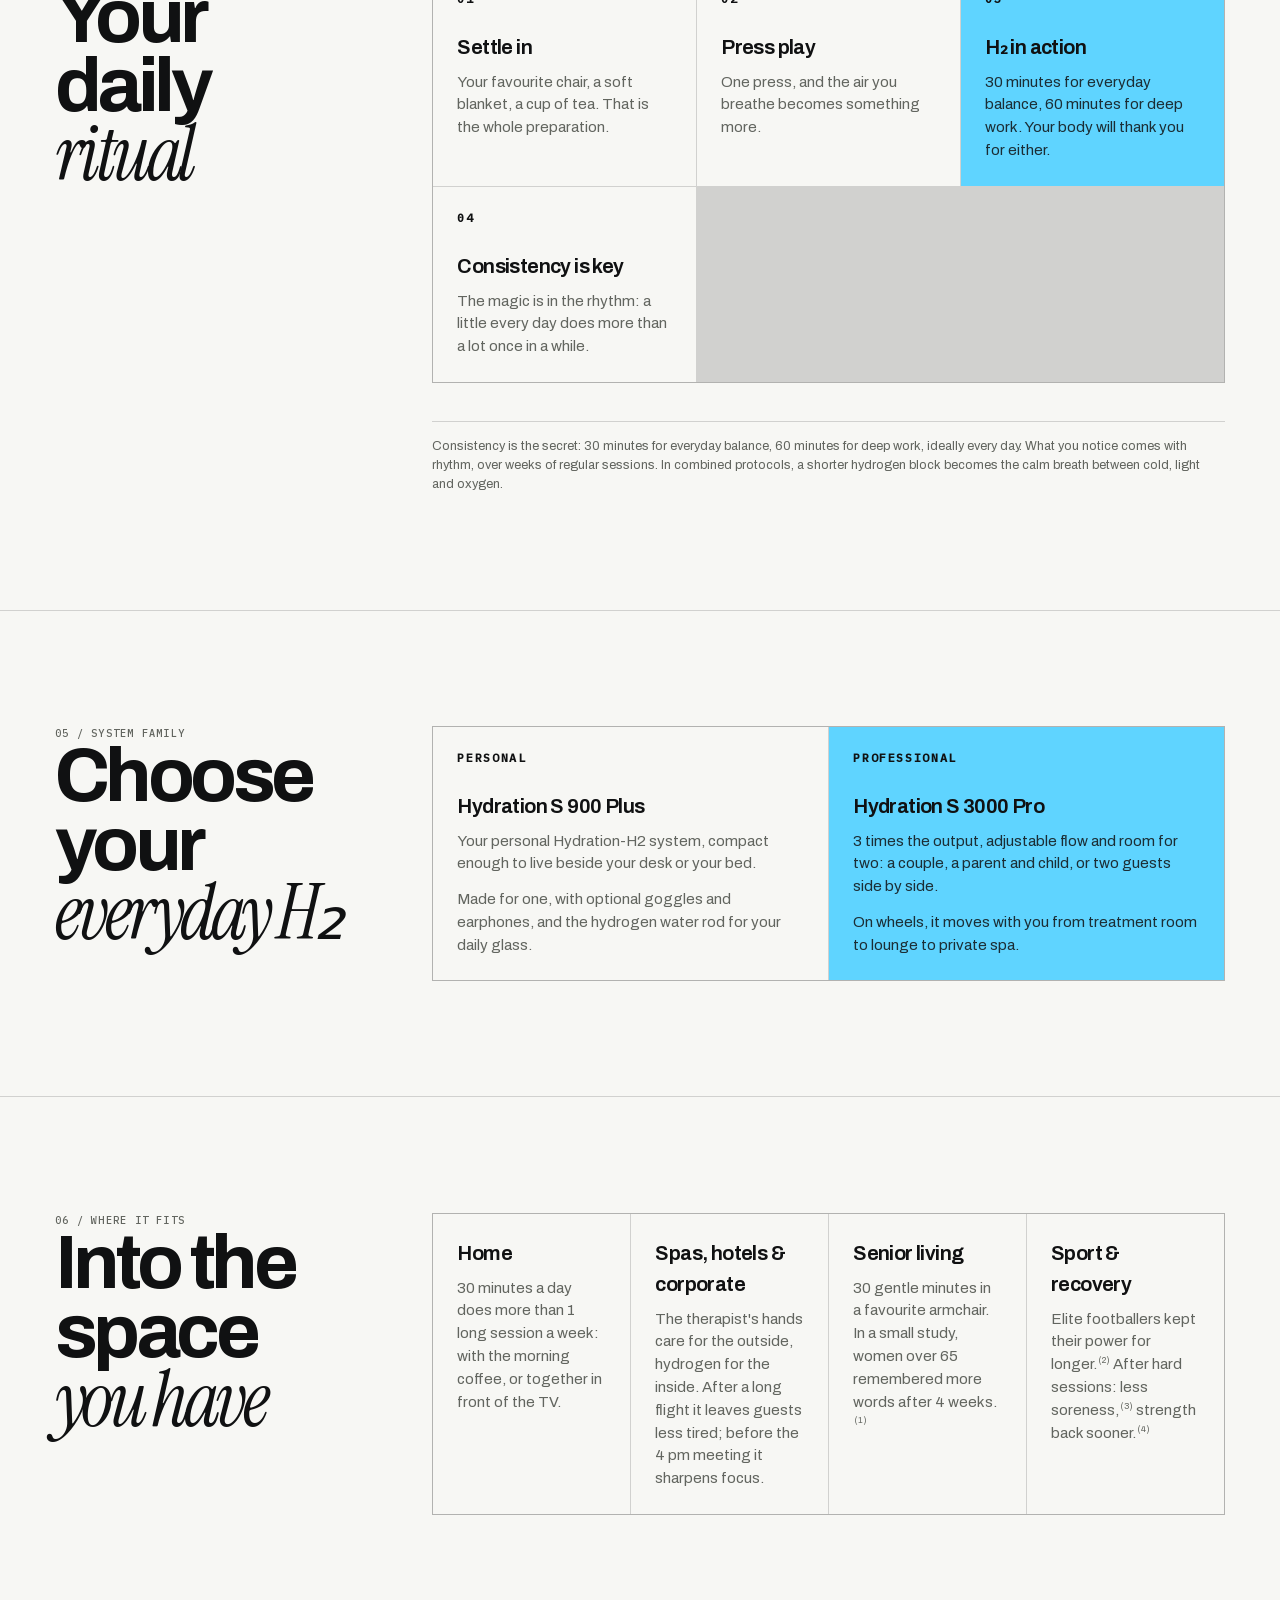
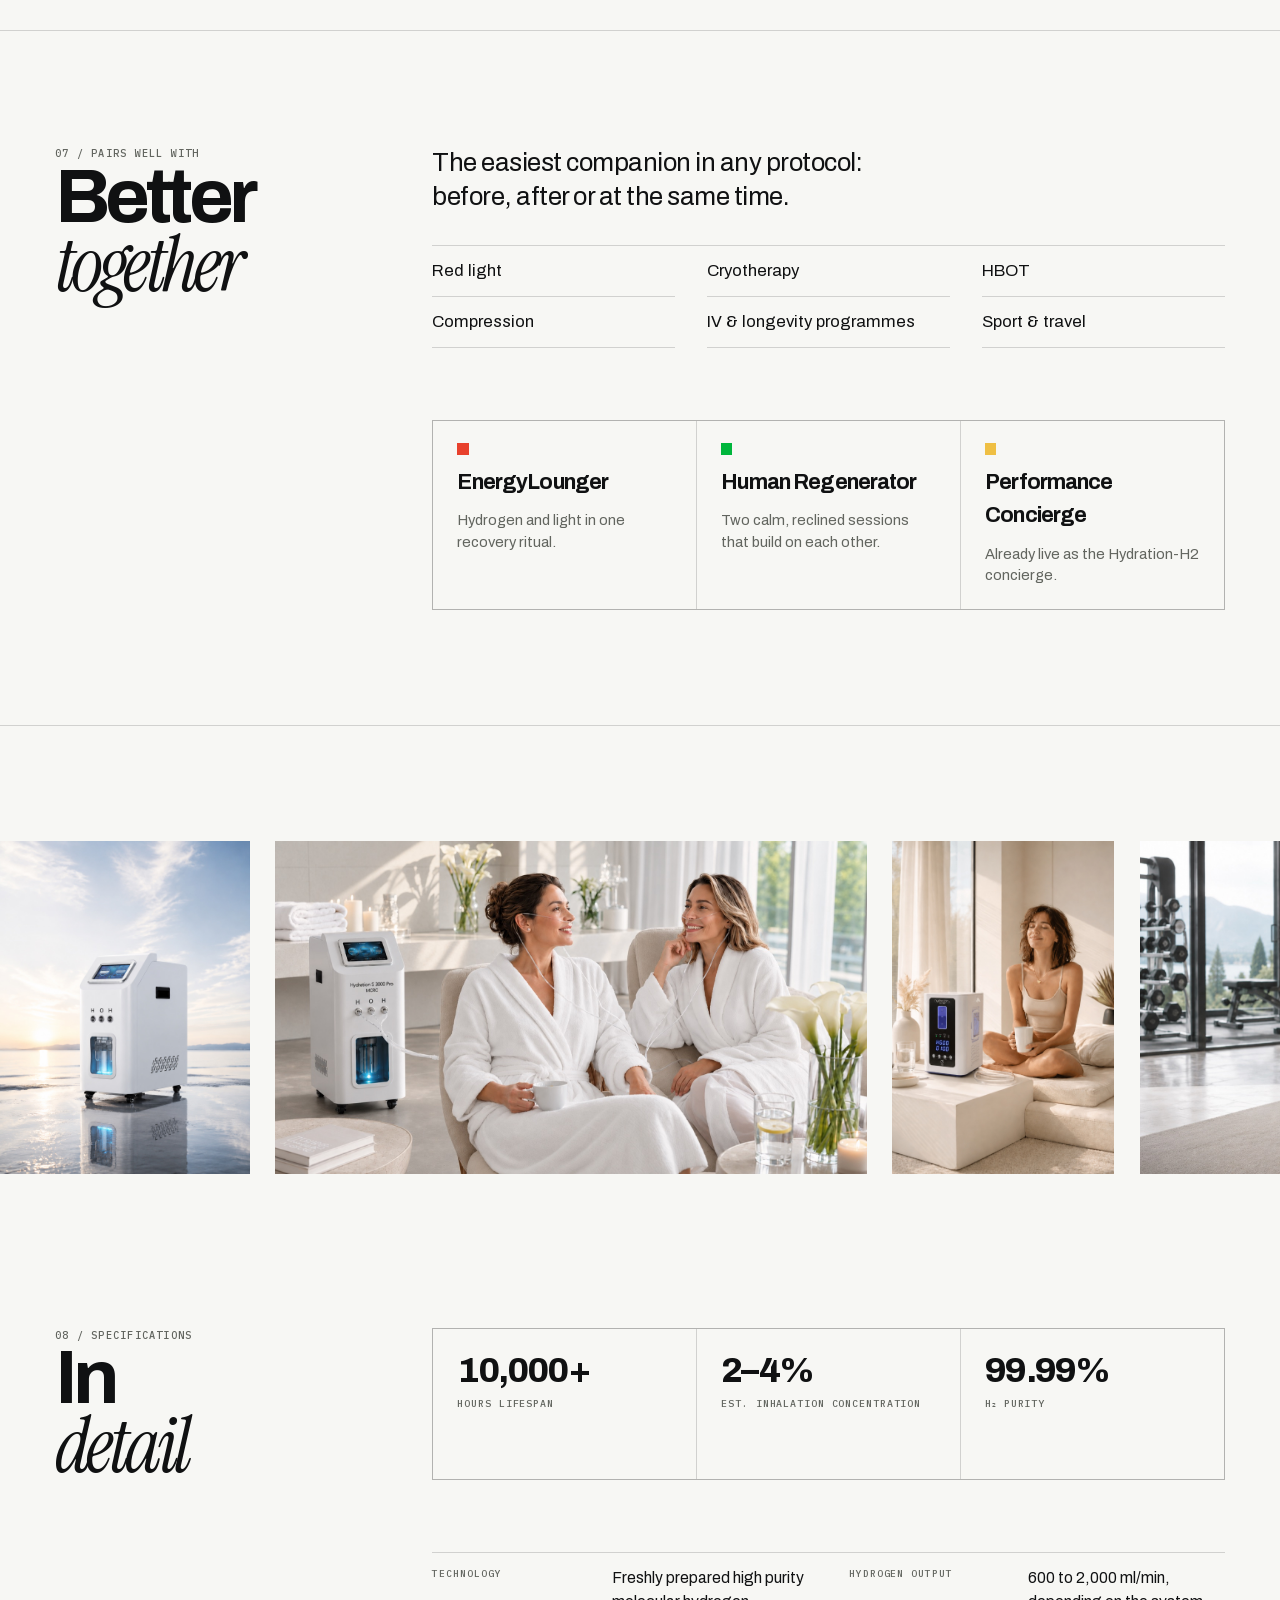
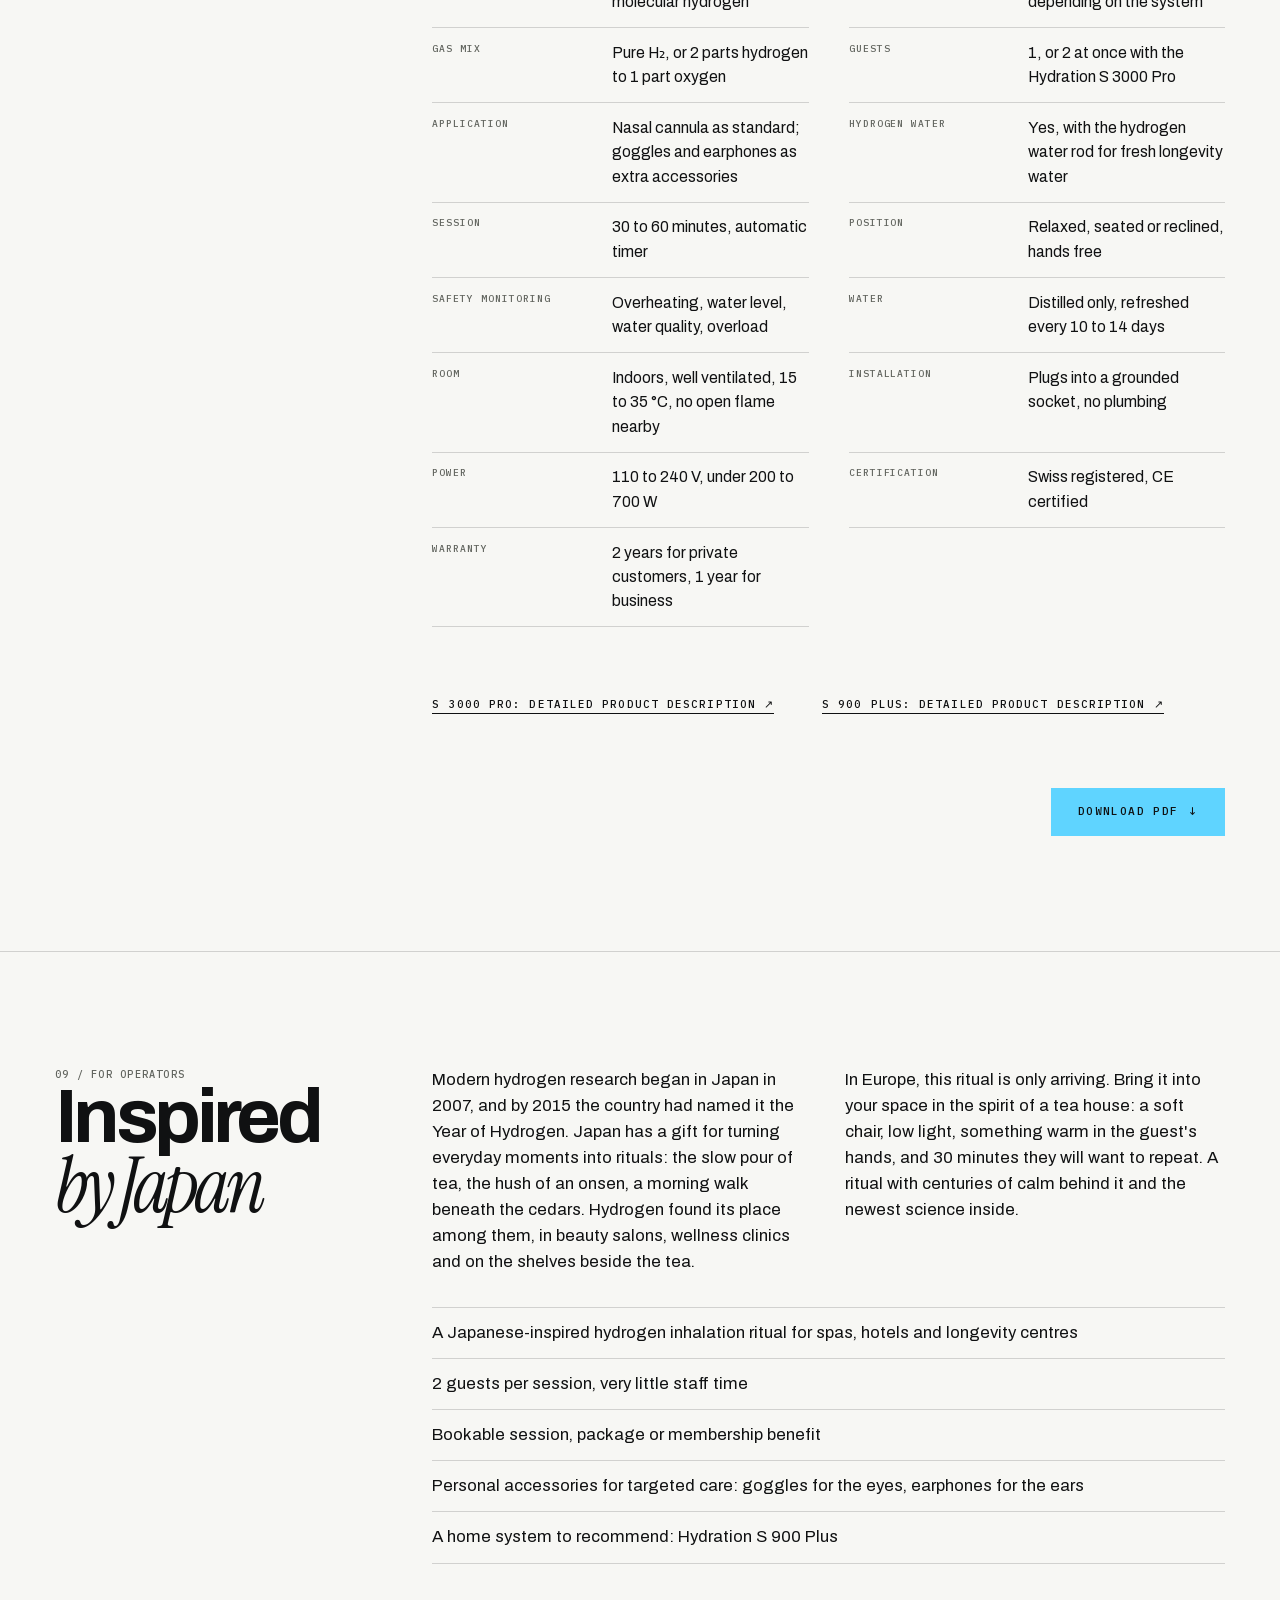
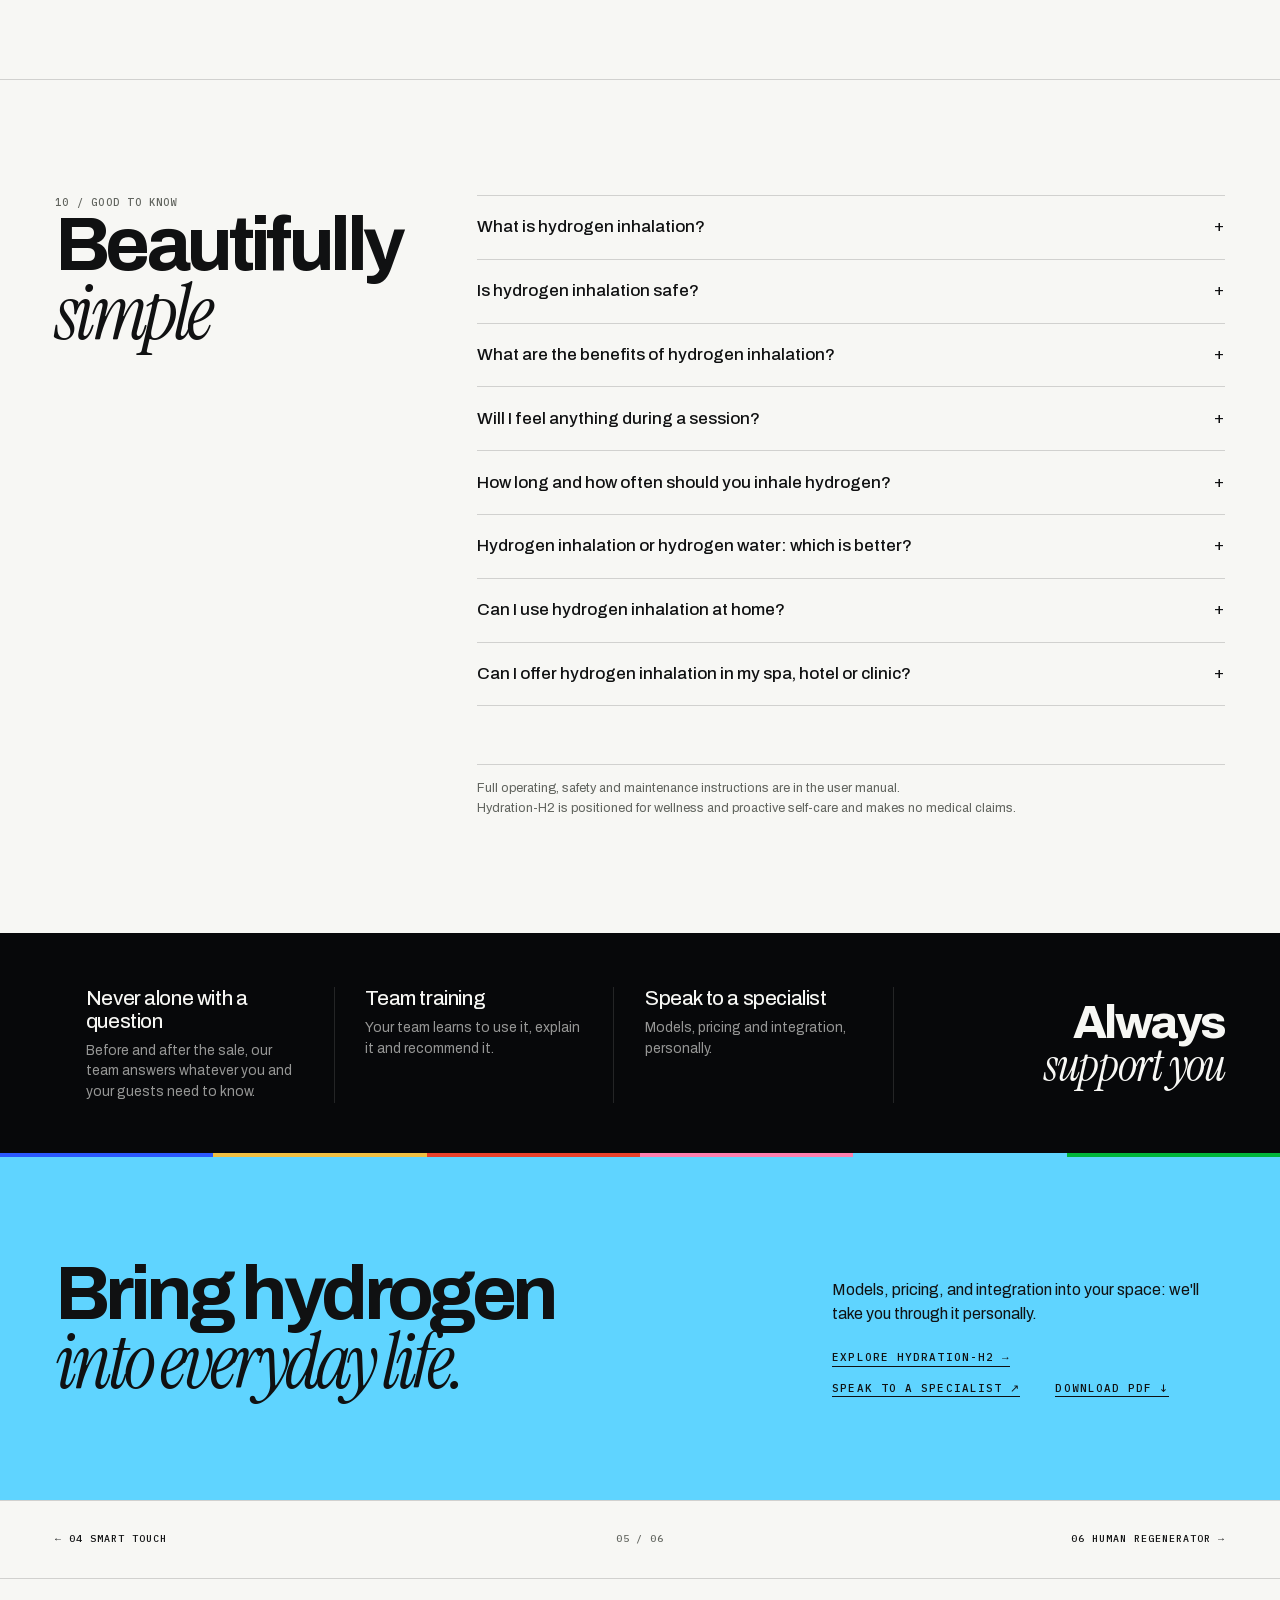
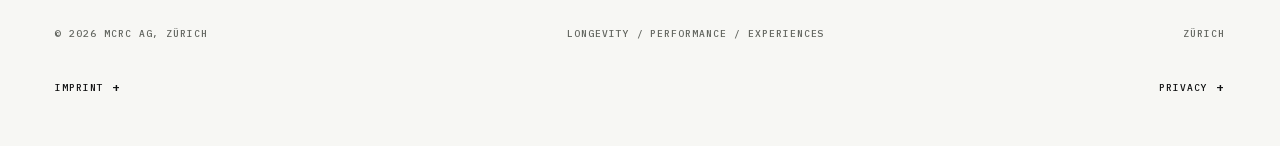
<file: hydration-h2.html>
<!doctype html><html lang="en"><head><meta charset="utf-8"><meta name="viewport" content="width=device-width,initial-scale=1"><title>Hydration-H2 · Hydrogen Inhalation for Home &amp; Wellness | MCRC</title><meta name="description" content="Hydration-H2: hydrogen inhalation and longevity water for home and professional wellness. 99.99% pure H₂, backed by more than 2,000 publications."><link rel="stylesheet" href="shared.css?v=20261025e"><script type="application/ld+json">{"@context": "https://schema.org", "@type": "FAQPage", "mainEntity": [{"@type": "Question", "name": "What is hydrogen inhalation?", "acceptedAnswer": {"@type": "Answer", "text": "Hydrogen inhalation means breathing in molecular hydrogen through a soft nasal cannula while you relax. Hydration-H2 prepares it fresh, so every breath carries the smallest molecule in the universe to where your body needs it."}}, {"@type": "Question", "name": "Is hydrogen inhalation safe?", "acceptedAnswer": {"@type": "Answer", "text": "In human studies, hydrogen inhalation is well tolerated, and most of what the body doesn't use leaves with your next breath out. You breathe a gentle mix of about 2 to 4% hydrogen, the level used in research. Enjoy it in a well-ventilated room, with no smoking or open flame nearby and away from heaters, ovens and microwaves. Hydration-H2 systems watch over every session for temperature, water level, water quality and overload."}}, {"@type": "Question", "name": "What are the benefits of hydrogen inhalation?", "acceptedAnswer": {"@type": "Answer", "text": "Research links hydrogen to balanced oxidative stress, calmer inflammation and better recovery, with more than 2,000 publications since 2007. Over the weeks, many describe it as feeling lighter and clearer."}}, {"@type": "Question", "name": "Will I feel anything during a session?", "acceptedAnswer": {"@type": "Answer", "text": "A calm half hour, and that is all. Hydrogen works quietly; what you notice comes with rhythm, over weeks of regular sessions."}}, {"@type": "Question", "name": "How long and how often should you inhale hydrogen?", "acceptedAnswer": {"@type": "Answer", "text": "30 minutes for everyday balance, 60 minutes for deep work. A little every day does more than a long session once a week."}}, {"@type": "Question", "name": "Hydrogen inhalation or hydrogen water: which is better?", "acceptedAnswer": {"@type": "Answer", "text": "Both, and they complement each other. Breathing brings hydrogen into the bloodstream within seconds; a daily glass of longevity water keeps it part of your day."}}, {"@type": "Question", "name": "Can I use hydrogen inhalation at home?", "acceptedAnswer": {"@type": "Answer", "text": "Yes. The Hydration S 900 Plus is made for home: it needs a grounded socket, a well-ventilated room and distilled water, refreshed every 10 to 14 days."}}, {"@type": "Question", "name": "Can I offer hydrogen inhalation in my spa, hotel or clinic?", "acceptedAnswer": {"@type": "Answer", "text": "Yes. The Hydration S 3000 Pro serves 2 guests at once and fits beside red light, cold, oxygen or compression, as a standalone session, a protocol step or a membership benefit."}}]}</script><meta property="og:type" content="product">
<meta property="og:title" content="Hydration-H2 · Hydrogen Inhalation for Home &amp; Wellness | MCRC">
<meta property="og:description" content="Hydration-H2: hydrogen inhalation and longevity water for home and professional wellness. 99.99% pure H₂, backed by more than 2,000 publications.">
<meta name="twitter:card" content="summary_large_image">
<script type="application/ld+json">{"@context": "https://schema.org", "@graph": [{"@type": "Product", "name": "Hydration S 3000 Pro", "brand": {"@type": "Brand", "name": "Hydration-H2"}, "category": "Hydrogen inhalation system", "image": "assets/img/hydration-h2-hero.jpg", "description": "Hydration S 3000 Pro: hydrogen inhalation system with 99.99% pure H₂ and an inhaled concentration of about 2 to 4%. Swiss registered, CE certified.", "additionalProperty": [{"@type": "PropertyValue", "name": "Hydrogen output", "value": "2,000 ml/min H₂"}, {"@type": "PropertyValue", "name": "Guests per session", "value": "1 or 2"}, {"@type": "PropertyValue", "name": "Power", "value": "under 700 W"}]}, {"@type": "Product", "name": "Hydration S 900 Plus", "brand": {"@type": "Brand", "name": "Hydration-H2"}, "category": "Hydrogen inhalation system", "image": "assets/img/hydration-h2-hero.jpg", "description": "Hydration S 900 Plus: hydrogen inhalation system with 99.99% pure H₂ and an inhaled concentration of about 2 to 4%. Swiss registered, CE certified.", "additionalProperty": [{"@type": "PropertyValue", "name": "Hydrogen output", "value": "600 ml/min H₂"}, {"@type": "PropertyValue", "name": "Guests per session", "value": "1"}, {"@type": "PropertyValue", "name": "Power", "value": "under 200 W"}]}]}</script>
<link rel="canonical" href="https://mcrc.ch/hydration-h2"><meta property="og:image" content="https://mcrc.ch/assets/img/hydration-h2-hero.jpg"><link rel="icon" type="image/png" href="assets/img/favicon.png"><link rel="apple-touch-icon" href="assets/img/apple-touch-icon.png"><meta property="og:url" content="https://mcrc.ch/hydration-h2"><meta property="og:site_name" content="MCRC"><script src="assets/js/swipe.js?v=2"></script>
</head>
<body style="--accent:#5FD4FF" data-tone="dark">
<header class="site-header"><a class="brand brand-logo" href="/"><img src="assets/img/mcrc-logo.png" width="381" height="132" alt="MCRC · Longevity, Performance, Experiences"></a><div class="head-mid">Catalogue / Hydration-H2</div><nav class="nav"><a href="/">House</a><a href="/catalogue">Catalogue</a><a href="/#contact">Contact</a></nav><nav class="prod-bar" aria-label="Products"><a href="/coolzoone" style="--c:#2B59FF"><span>Coolzoone</span></a><a href="/performance-concierge" style="--c:#EFBF43"><span>Performance Concierge</span></a><a href="/energylounger" style="--c:#E8412C"><span>EnergyLounger</span></a><a href="/smart-touch" style="--c:#FF7FAE"><span>Smart Touch</span></a><a href="/hydration-h2" style="--c:#5FD4FF" aria-current="page"><span>Hydration-H2</span></a><a href="/human-regenerator" style="--c:#00B63C"><span>Human Regenerator</span></a></nav></header>
<main id="content">

<section class="profile-hero"><div class="profile-copy"><div class="profile-index">05 / 06 · Prevention</div><h1 class="profile-title nowrap">Hydration‑H2</h1><p class="profile-lede">Almost nothing to do. So much happening.</p><ul class="profile-facts"><li>High-output H₂ technology</li><li>99.99% pure hydrogen</li><li>2–4% inhalation concentration, the level used in research</li><li>Works upstream</li><li>Fits into the spaces and treatments menu you already have</li></ul><div class="profile-cat">Product · Equipment</div><div class="profile-actions"><a class="cta-box" href="assets/pdf/MCRC-Hydration-H2.pdf" target="_blank" rel="noopener">Download PDF <span>↓</span></a></div></div><div class="profile-visual"><img width="1448" height="1086" src="assets/img/hydration-h2-hero.jpg" alt="A woman in a bathrobe relaxes with eyes closed, breathing hydrogen through a light nasal cannula" style="object-position:78% center;transform:scale(1.5);transform-origin:82% 25%"></div></section>

<section class="section"><div><div class="kicker">01 / The feeling</div><h2>Inhale<br><em>love</em></h2></div><div class="section-body"><p class="lead-p">Every breath you take carries the smallest molecule in the universe into your body.</p><p>Invisible, silent and on its way to every cell, where it seeks out the most aggressive free radicals and turns them into something beautiful: water.</p><p>Every session is a small act of proactive self-care with love for your future self, and over the weeks, your body feels it.</p></div></section>

<section class="section"><div><div class="kicker">02 / How it works</div><h2>No<br><em>barriers</em></h2></div><div class="section-body"><div><div class="kicker" style="margin-bottom:1.2rem">Breathe</div><p style="margin-bottom:1rem">Colourless, odourless and the smallest molecule there is, hydrogen passes from the lungs into the bloodstream within seconds. And it goes further: into tissues and organs, across the protective barrier of the brain, through every cell membrane, all the way to where the cell makes its energy and keeps its DNA.</p><p>What makes it remarkable is its precision: it calms the most aggressive free radicals and leaves the useful ones to do their work.<sup class="ref"><a href="https://doi.org/10.1038/nm1577" target="_blank" rel="noopener" title="Open the study">(1)</a></sup> Every Hydration-H2 session brings the body a molecule that helps it keep oxidative stress in balance.</p></div><div><div class="kicker" style="margin-bottom:1.2rem">Drink</div><p style="margin-bottom:1rem">Create your own longevity water: a glass a day, fresh and delicious, with breakfast, before training or at the desk. And over time, research shows:</p><p style="margin-bottom:1rem">After 4 weeks: calmer inflammation and immune cells shifting in a favourable direction.<sup class="ref"><a href="https://doi.org/10.1038/s41598-020-68930-2" target="_blank" rel="noopener" title="Open the study">(2)</a></sup> After 6 months: better markers of metabolism and inflammation,<sup class="ref"><a href="https://doi.org/10.2147/DMSO.S240122" target="_blank" rel="noopener" title="Open the study">(3)</a></sup> and even longer telomeres, the protective caps on our DNA.<sup class="ref"><a href="https://doi.org/10.1016/j.exger.2021.111574" target="_blank" rel="noopener" title="Open the study">(4)</a></sup></p><p style="font-size:.8rem;line-height:1.5;color:var(--muted);margin-top:1.6rem;padding-top:.9rem;border-top:1px solid var(--hair)">The hydrogen water rod is included with the Hydration S 900 Plus and available as an extra accessory for the Hydration S 3000 Pro.</p></div></div></section>

<section class="section"><div><div class="kicker">03 / The science</div><h2>Small molecule,<br><em>big science</em></h2></div><div class="section-body"><p class="lead-p">Molecular hydrogen is one of the most researched molecules in wellness today.</p><div class="seam full"><div class="hl"><span class="n key">2,000+</span><b>Publications by 2026</b><p>On hydrogen in medicine, more every year since 2007.<sup class="ref">(1)</sup></p></div><div><span class="n key">50+</span><b>Years of research</b><p>From the first study in Science in 1975<sup class="ref"><a href="https://doi.org/10.1126/science.1166304" target="_blank" rel="noopener" title="Open the study">(2)</a></sup> to the breakthrough in Nature Medicine in 2007,<sup class="ref"><a href="https://doi.org/10.1038/nm1577" target="_blank" rel="noopener" title="Open the study">(3)</a></sup> and every year since.</p></div><div><span class="n key">460+</span><b>On the brain</b><p>The most researched part of the body, more than the heart, lungs or skin.<sup class="ref">(1)</sup></p></div><div><span class="n key">800+</span><b>On immunity and inflammation</b><p>And beyond: 410+ on the heart, 270+ on digestion, 200+ on the lungs, 70+ on the skin and 70 on hormones.<sup class="ref">(1)</sup></p></div></div><p class="full" style="font-size:.8rem;line-height:1.5;color:var(--muted);margin-top:1.6rem;padding-top:.9rem;border-top:1px solid var(--hair)">(1) PubMed search, October 2026 · (2) Dole M et al., <a href="https://doi.org/10.1126/science.1166304" target="_blank" rel="noopener">Science, 1975</a> · (3) Ohsawa I et al., <a href="https://doi.org/10.1038/nm1577" target="_blank" rel="noopener">Nature Medicine, 2007</a></p></div></section><section class="vband" aria-label="Why MCRC"><div class="vband-head"><h2 class="vband-title">Trust<br><em>MCRC</em></h2><a class="cta-box" href="mailto:mail@mcrc.ch?subject=Hydration-H2%20%C2%B7%20Speak%20to%20a%20specialist">Speak to a specialist <span>↗︎</span></a></div><div class="vband-in"><div class="vband-item"><b>A Swiss company</b><p>MCRC AG, Zürich: Swiss standards in selection, service and responsibility.</p></div><div class="vband-item"><b>Highest standards</b><p>Every technology meets European and international safety standards and holds EU product safety certification.</p></div><div class="vband-item"><b>Worldwide expertise</b><p>Every technology we offer runs daily, in our own venues and with operators worldwide.</p></div></div><div class="vband-bar" aria-hidden="true"></div></section>

<section class="section"><div><div class="kicker">04 / The session</div><h2>Your daily<br><em>ritual</em></h2></div><div class="section-body"><div class="seam full"><div><span class="n">01</span><b>Settle in</b><p>Your favourite chair, a soft blanket, a cup of tea. That is the whole preparation.</p></div><div><span class="n">02</span><b>Press play</b><p>One press, and the air you breathe becomes something more.</p></div><div class="hl"><span class="n">03</span><b>H₂ in action</b><p>30 minutes for everyday balance, 60 minutes for deep work. Your body will thank you for either.</p></div><div><span class="n">04</span><b>Consistency is key</b><p>The magic is in the rhythm: a little every day does more than a lot once in a while.</p></div></div><p class="full" style="font-size:.8rem;line-height:1.5;color:var(--muted);margin-top:.4rem;padding-top:.9rem;border-top:1px solid var(--hair)">Consistency is the secret: 30 minutes for everyday balance, 60 minutes for deep work, ideally every day. What you notice comes with rhythm, over weeks of regular sessions. In combined protocols, a shorter hydrogen block becomes the calm breath between cold, light and oxygen.</p></div></section>

<section class="section"><div><div class="kicker">05 / System family</div><h2>Choose your<br><em>everyday H₂</em></h2></div><div class="section-body"><div class="seam full"><div><span class="n">Personal</span><b>Hydration S 900 Plus</b><p style="margin-bottom:.8rem">Your personal Hydration-H2 system, compact enough to live beside your desk or your bed.</p><p>Made for one, with optional goggles and earphones, and the hydrogen water rod for your daily glass.</p></div><div class="hl"><span class="n">Professional</span><b>Hydration S 3000 Pro</b><p style="margin-bottom:.8rem">3 times the output, adjustable flow and room for two: a couple, a parent and child, or two guests side by side.</p><p>On wheels, it moves with you from treatment room to lounge to private spa.</p></div></div></div></section>

<section class="section"><div><div class="kicker">06 / Where it fits</div><h2>Into the space<br><em>you have</em></h2></div><div class="section-body"><div class="seam four full"><div><b>Home</b><p>30 minutes a day does more than 1 long session a week: with the morning coffee, or together in front of the TV.</p></div><div><b>Spas, hotels &amp; corporate</b><p>The therapist's hands care for the outside, hydrogen for the inside. After a long flight it leaves guests less tired; before the 4 pm meeting it sharpens focus.</p></div><div><b>Senior living</b><p>30 gentle minutes in a favourite armchair. In a small study, women over 65 remembered more words after 4 weeks.<sup class="ref"><a href="https://doi.org/10.6890/IJGE.202005_14%282%29.0013" target="_blank" rel="noopener" title="Open the study">(1)</a></sup></p></div><div><b>Sport &amp; recovery</b><p>Elite footballers kept their power for longer.<sup class="ref"><a href="https://doi.org/10.1186/2045-9912-2-12" target="_blank" rel="noopener" title="Open the study">(2)</a></sup> After hard sessions: less soreness,<sup class="ref"><a href="https://doi.org/10.1519/JSC.0000000000003979" target="_blank" rel="noopener" title="Open the study">(3)</a></sup> strength back sooner.<sup class="ref"><a href="https://doi.org/10.4103/2045-9912.304222" target="_blank" rel="noopener" title="Open the study">(4)</a></sup></p></div></div></div></section><section class="section"><div><div class="kicker">07 / Pairs well with</div><h2>Better<br><em>together</em></h2></div><div class="section-body"><p class="lead-p">The easiest companion in any protocol: before, after or at the same time.</p><ul class="full" style="display:grid;grid-template-columns:repeat(auto-fit,minmax(min(100%,14rem),1fr));column-gap:2rem;margin-bottom:2.5rem"><li>Red light</li><li>Cryotherapy</li><li>HBOT</li><li>Compression</li><li>IV &amp; longevity programmes</li><li>Sport &amp; travel</li></ul><div class="pairs full"><a href="/energylounger" target="_blank" rel="noopener" style="--c:#E8412C"><b>EnergyLounger</b><span>Hydrogen and light in one recovery ritual.</span></a><a href="/human-regenerator" target="_blank" rel="noopener" style="--c:#00B63C"><b>Human Regenerator</b><span>Two calm, reclined sessions that build on each other.</span></a><a href="/performance-concierge" target="_blank" rel="noopener" style="--c:#EFBF43" data-tone="dark"><b>Performance Concierge</b><span>Already live as the Hydration-H2 concierge.</span></a></div></div></section>

<section class="section"><div class="car-band" data-carousel aria-label="Hydration-H2 images"><div class="car-track"><figure class="car-slide"><img loading="lazy" width="1200" height="1600" src="assets/img/hydration-h2-s3000-sea.jpg" alt="Hydration S 3000 Pro standing on wet sand at sunrise by the sea"></figure><figure class="car-slide"><img loading="lazy" width="1600" height="900" src="assets/img/hydration-h2-spa-two-guests.jpg" alt="Two guests in bathrobes share a session on the Hydration S 3000 Pro in a spa lounge"></figure><figure class="car-slide"><img loading="lazy" width="1066" height="1600" src="assets/img/hydration-h2-morning-sofa.jpg" alt="A woman smiles with closed eyes on a sunlit daybed, a cup in her hands, next to the Hydration S 900 Plus"></figure><figure class="car-slide"><img loading="lazy" width="1600" height="900" src="assets/img/hydration-h2-recovery.jpg" alt="A man relaxes in a lounge chair after training, breathing hydrogen from the Hydration S 3000 Pro"></figure><figure class="car-slide"><img loading="lazy" width="1066" height="1600" src="assets/img/hydration-h2-s900-tea.jpg" alt="Hydration S 900 Plus on a low wooden table beside a cast-iron teapot"></figure><figure class="car-slide"><img loading="lazy" width="1600" height="859" src="assets/img/hydration-h2-morning-bedroom.jpg" alt="A woman in a bathrobe breathes hydrogen on her bed in the morning, the Hydration S 900 Plus on the nightstand"></figure><figure class="car-slide"><img loading="lazy" width="1280" height="1600" src="assets/img/hydration-h2-two-at-home.jpg" alt="Both Hydration-H2 systems in a calm home, a woman with a glass of water by the window"></figure><figure class="car-slide"><img loading="lazy" width="1600" height="900" src="assets/img/hydration-h2-home.jpg" alt="Both Hydration-H2 systems in a bright living room with a garden view"></figure><figure class="car-slide"><img loading="lazy" width="1600" height="987" src="assets/img/hydration-h2-longevity.jpg" alt="A woman holds a glass of water in a sunlit room overlooking the sea, beside the Hydration S 3000 Pro"></figure></div></div><div><div class="kicker">08 / Specifications</div><h2>In<br><em>detail</em></h2></div><div class="section-body"><div class="spec-grid full"><div class="spec"><b>10,000+</b><span>hours lifespan</span></div><div class="spec"><b>2–4%</b><span>est. inhalation concentration</span></div><div class="spec"><b>99.99%</b><span>H₂ purity</span></div></div><dl class="spec-table full"><div><dt>Technology</dt><dd>Freshly prepared high purity molecular hydrogen</dd></div><div><dt>Hydrogen output</dt><dd>600 to 2,000 ml/min, depending on the system</dd></div><div><dt>Gas mix</dt><dd>Pure H₂, or 2 parts hydrogen to 1 part oxygen</dd></div><div><dt>Guests</dt><dd>1, or 2 at once with the Hydration S 3000 Pro</dd></div><div><dt>Application</dt><dd>Nasal cannula as standard; goggles and earphones as extra accessories</dd></div><div><dt>Hydrogen water</dt><dd>Yes, with the hydrogen water rod for fresh longevity water</dd></div><div><dt>Session</dt><dd>30 to 60 minutes, automatic timer</dd></div><div><dt>Position</dt><dd>Relaxed, seated or reclined, hands free</dd></div><div><dt>Safety monitoring</dt><dd>Overheating, water level, water quality, overload</dd></div><div><dt>Water</dt><dd>Distilled only, refreshed every 10 to 14 days</dd></div><div><dt>Room</dt><dd>Indoors, well ventilated, 15 to 35 °C, no open flame nearby</dd></div><div><dt>Installation</dt><dd>Plugs into a grounded socket, no plumbing</dd></div><div><dt>Power</dt><dd>110 to 240 V, under 200 to 700 W</dd></div><div><dt>Certification</dt><dd>Swiss registered, CE certified</dd></div><div><dt>Warranty</dt><dd>2 years for private customers, 1 year for business</dd></div></dl><div class="full" style="display:flex;flex-wrap:wrap;gap:1rem 3rem;margin-top:2.5rem"><a class="cta" href="https://hydration-h2.com/products/s-3000-pro" target="_blank" rel="noopener">S 3000 Pro: detailed product description <span>↗︎</span></a><a class="cta" href="https://hydration-h2.com/products/s-900-plus" target="_blank" rel="noopener">S 900 Plus: detailed product description <span>↗︎</span></a></div><div class="cta-boxes full"><a class="cta-box" href="assets/pdf/MCRC-Hydration-H2.pdf" target="_blank" rel="noopener">Download PDF <span>↓</span></a></div></div></section>

<section class="section"><div><div class="kicker">09 / For operators</div><h2>Inspired<br><em>by Japan</em></h2></div><div class="section-body"><p>Modern hydrogen research began in Japan in 2007, and by 2015 the country had named it the Year of Hydrogen. Japan has a gift for turning everyday moments into rituals: the slow pour of tea, the hush of an onsen, a morning walk beneath the cedars. Hydrogen found its place among them, in beauty salons, wellness clinics and on the shelves beside the tea.</p><p>In Europe, this ritual is only arriving. Bring it into your space in the spirit of a tea house: a soft chair, low light, something warm in the guest's hands, and 30 minutes they will want to repeat. A ritual with centuries of calm behind it and the newest science inside.</p><ul class="full"><li>A Japanese-inspired hydrogen inhalation ritual for spas, hotels and longevity centres</li><li>2 guests per session, very little staff time</li><li>Bookable session, package or membership benefit</li><li>Personal accessories for targeted care: goggles for the eyes, earphones for the ears</li><li>A home system to recommend: Hydration S 900 Plus</li></ul></div></section><section class="section"><div><div class="kicker">10 / Good to know</div><h2>Beautifully<br><em>simple</em></h2></div><div class="section-body"><div class="faq full"><details class="faq-item"><summary>What is hydrogen inhalation?</summary><p>Hydrogen inhalation means breathing in molecular hydrogen through a soft nasal cannula while you relax. Hydration-H2 prepares it fresh, so every breath carries the smallest molecule in the universe to where your body needs it.</p></details><details class="faq-item"><summary>Is hydrogen inhalation safe?</summary><p>In human studies, hydrogen inhalation is well tolerated, and most of what the body doesn&#x27;t use leaves with your next breath out. You breathe a gentle mix of about 2 to 4% hydrogen, the level used in research. Enjoy it in a well-ventilated room, with no smoking or open flame nearby and away from heaters, ovens and microwaves. Hydration-H2 systems watch over every session for temperature, water level, water quality and overload.</p></details><details class="faq-item"><summary>What are the benefits of hydrogen inhalation?</summary><p>Research links hydrogen to balanced oxidative stress, calmer inflammation and better recovery, with more than 2,000 publications since 2007. Over the weeks, many describe it as feeling lighter and clearer.</p></details><details class="faq-item"><summary>Will I feel anything during a session?</summary><p>A calm half hour, and that is all. Hydrogen works quietly; what you notice comes with rhythm, over weeks of regular sessions.</p></details><details class="faq-item"><summary>How long and how often should you inhale hydrogen?</summary><p>30 minutes for everyday balance, 60 minutes for deep work. A little every day does more than a long session once a week.</p></details><details class="faq-item"><summary>Hydrogen inhalation or hydrogen water: which is better?</summary><p>Both, and they complement each other. Breathing brings hydrogen into the bloodstream within seconds; a daily glass of longevity water keeps it part of your day.</p></details><details class="faq-item"><summary>Can I use hydrogen inhalation at home?</summary><p>Yes. The Hydration S 900 Plus is made for home: it needs a grounded socket, a well-ventilated room and distilled water, refreshed every 10 to 14 days.</p></details><details class="faq-item"><summary>Can I offer hydrogen inhalation in my spa, hotel or clinic?</summary><p>Yes. The Hydration S 3000 Pro serves 2 guests at once and fits beside red light, cold, oxygen or compression, as a standalone session, a protocol step or a membership benefit.</p></details></div><p class="full" style="font-size:.8rem;line-height:1.5;color:var(--muted);margin-top:1.6rem;padding-top:.9rem;border-top:1px solid var(--hair)">Full operating, safety and maintenance instructions are in the user manual.<br>Hydration-H2 is positioned for wellness and proactive self-care and makes no medical claims.</p></div></section>



<section class="vband vband-alt" aria-label="How MCRC supports you"><h2 class="vband-title">Always<br><em>support you</em></h2><div class="vband-in"><div class="vband-item"><b>Never alone with a question</b><p>Before and after the sale, our team answers whatever you and your guests need to know.</p></div><div class="vband-item"><b>Team training</b><p>Your team learns to use it, explain it and recommend it.</p></div><div class="vband-item"><b>Speak to a specialist</b><p>Models, pricing and integration, personally.</p></div></div><div class="vband-bar" aria-hidden="true"></div></section>

<section class="cta-band"><h2>Bring hydrogen<br><em>into everyday life.</em></h2><div><p>Models, pricing, and integration into your space: we'll take you through it personally.</p><div style="display:flex;flex-wrap:wrap;gap:1rem 2.2rem"><a class="cta" href="https://hydration-h2.com/order" target="_blank" rel="noopener">Explore Hydration-H2 <span>→</span></a><a class="cta" href="mailto:mail@mcrc.ch?subject=Hydration-H2%20%C2%B7%20Speak%20to%20a%20specialist">Speak to a specialist <span>↗︎</span></a><a class="cta" href="assets/pdf/MCRC-Hydration-H2.pdf" target="_blank" rel="noopener">Download PDF <span>↓</span></a></div></div></section>

<nav class="chapter-nav"><a href="/smart-touch">← 04 Smart Touch</a><span class="count">05 / 06</span><a class="next" href="/human-regenerator">06 Human Regenerator →</a></nav></main>
<footer id="imprint"><div class="foot-line"><span>© 2026 MCRC AG, Zürich</span><span>Longevity / Performance / Experiences</span><span>Zürich</span></div><div class="legal"><details><summary>Imprint</summary><p>Medical Cryo Race Club (MCRC) AG<br>Heinrichstrasse 215 · 8005 Zürich · Switzerland<br>UID: CHE-403.646.689 · Commercial Register of the Canton of Zürich<br>Email: <a href="mailto:mail@mcrc.ch">mail@mcrc.ch</a></p></details><details><summary>Privacy</summary><p>This website uses no cookies and no tracking. All fonts are loaded locally; no connections are made to third-party servers. If you contact us by email, we use your details only to answer your enquiry. The operators of linked external websites are solely responsible for their content.</p></details></div></footer><script src="assets/js/carousel.js" defer></script>
</body></html>
</file>
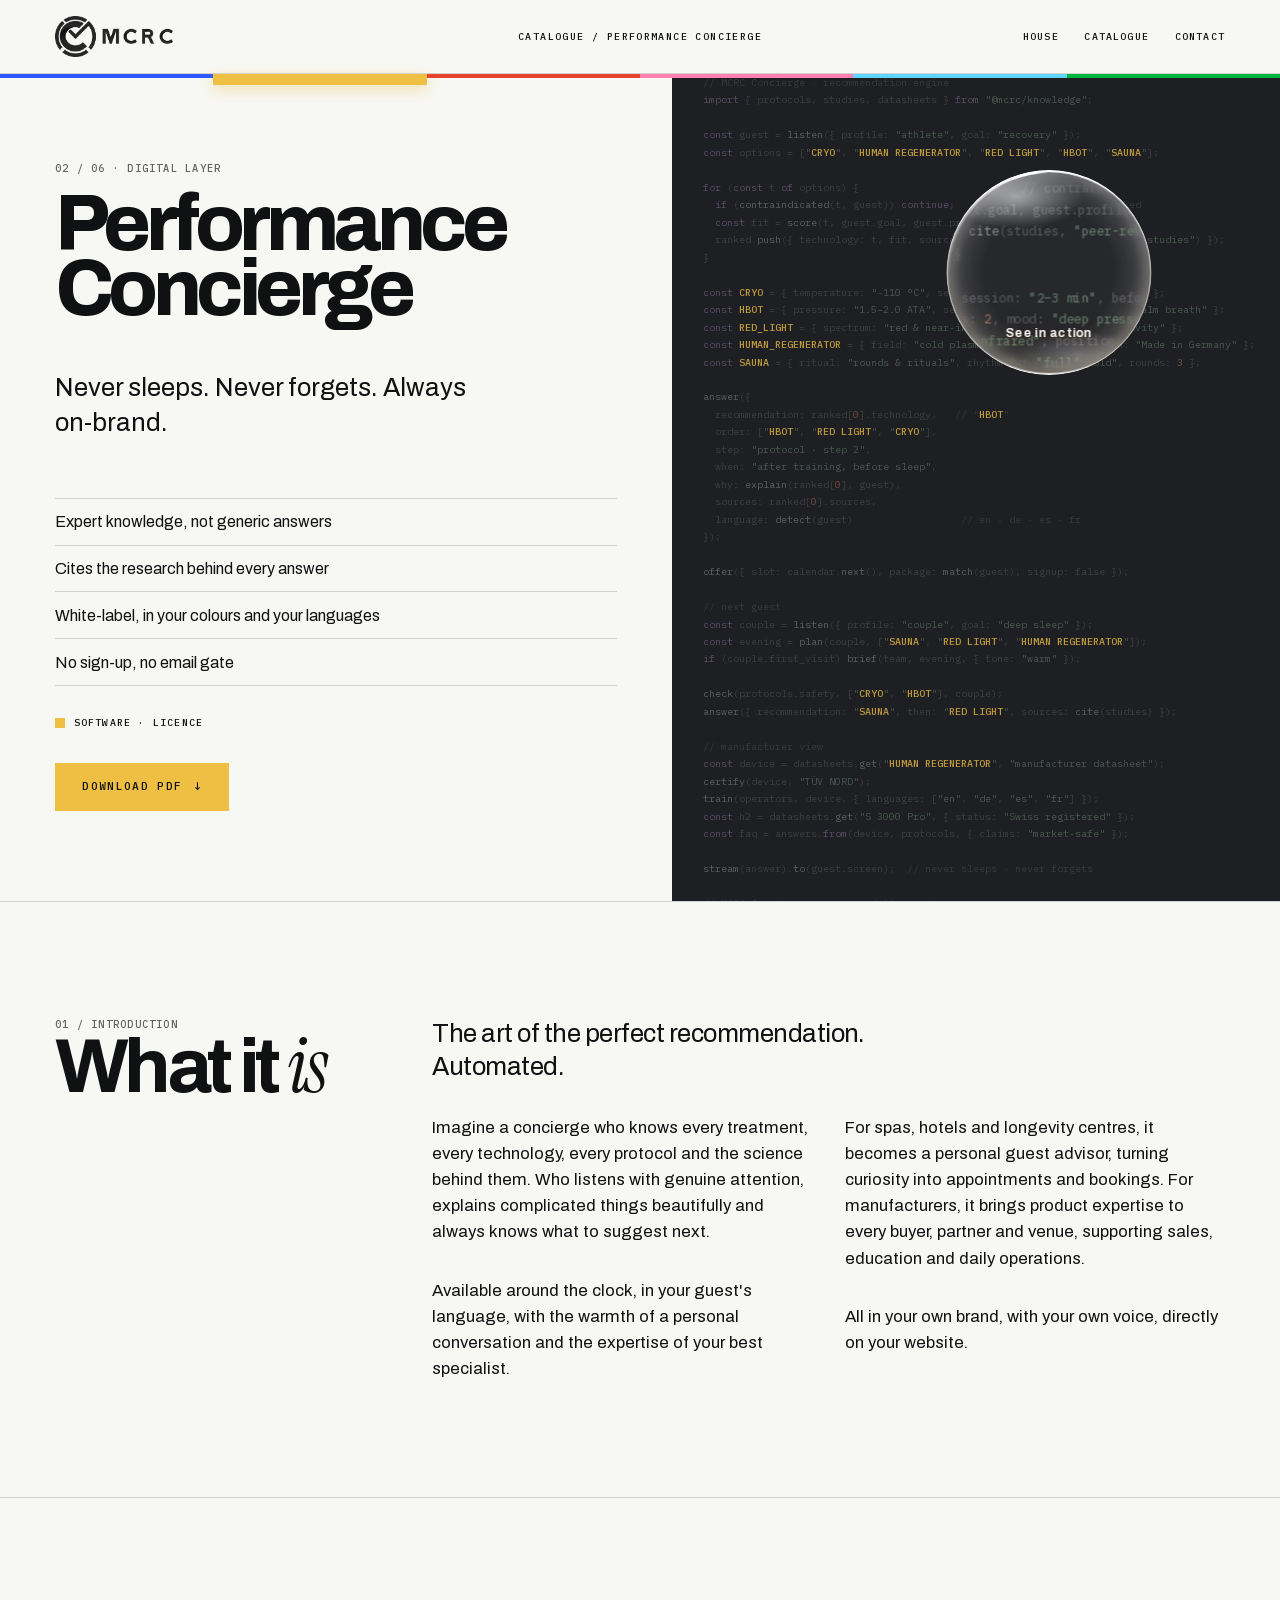
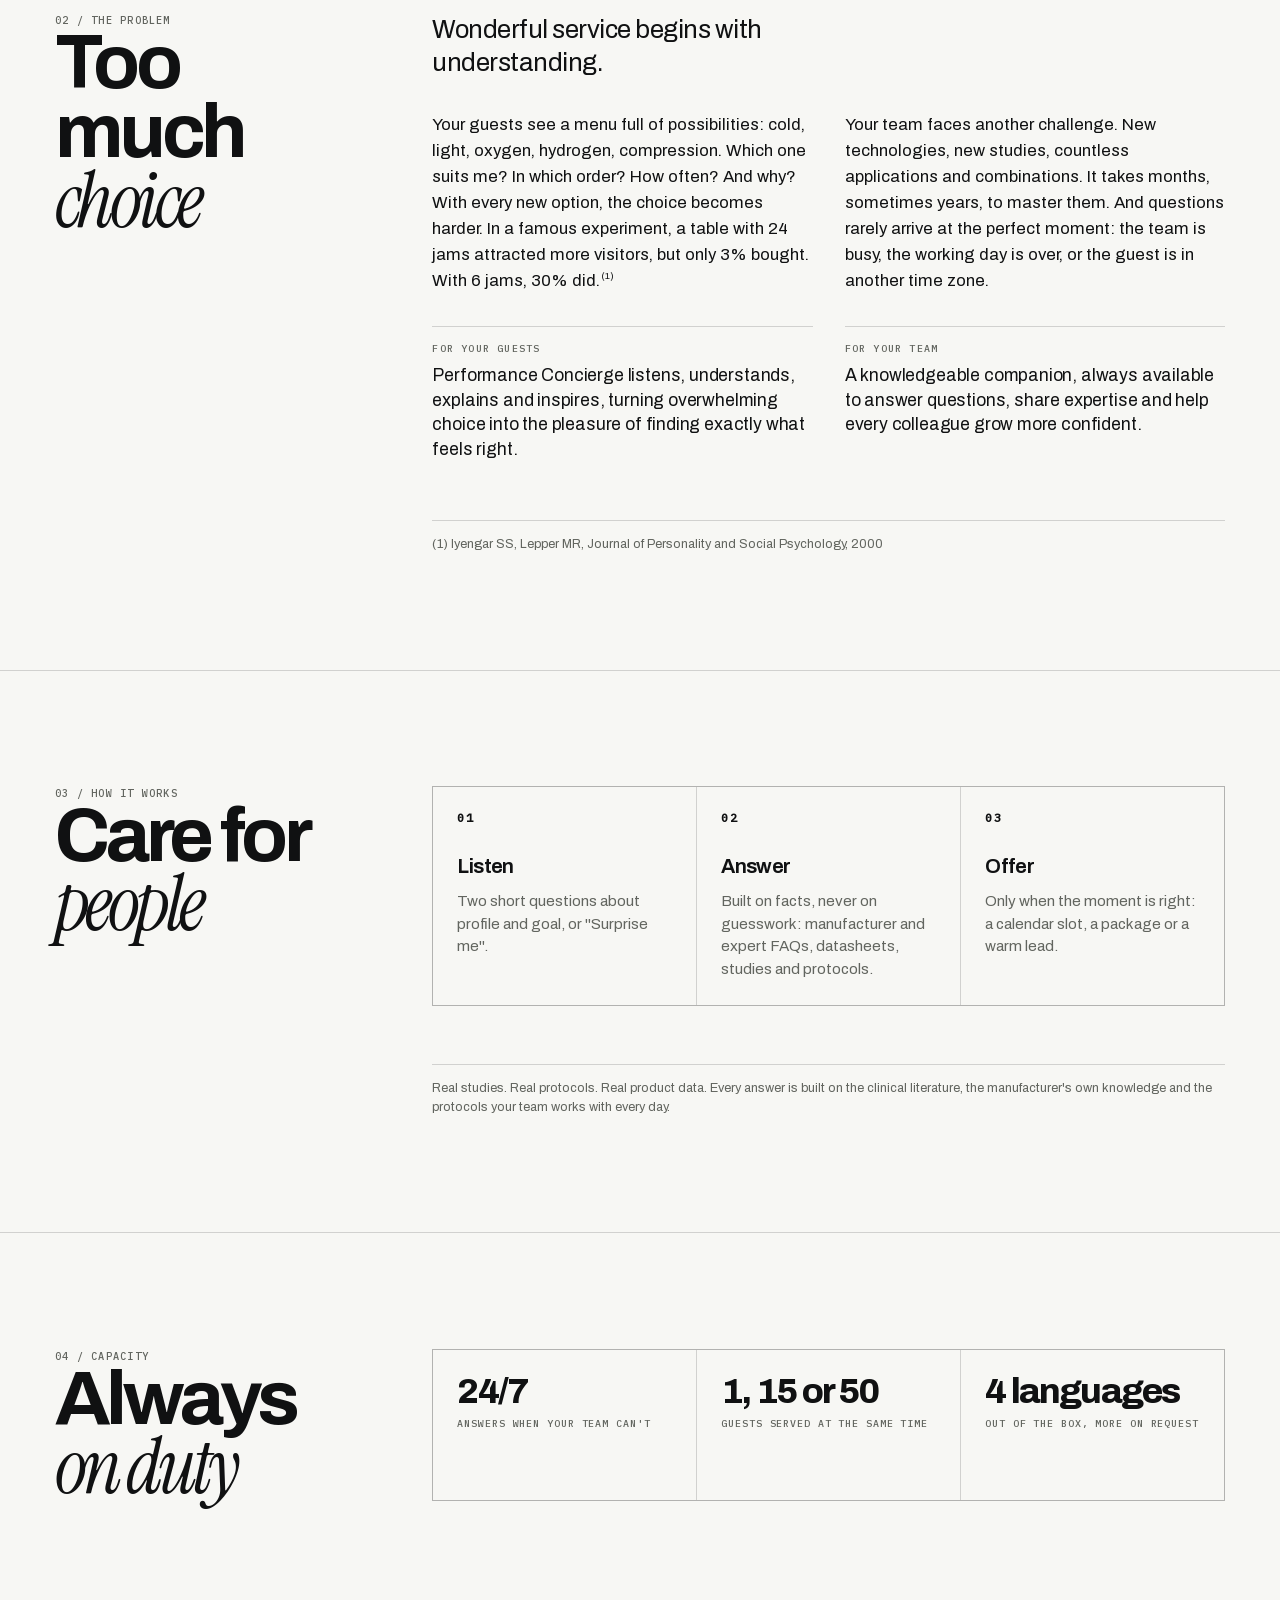
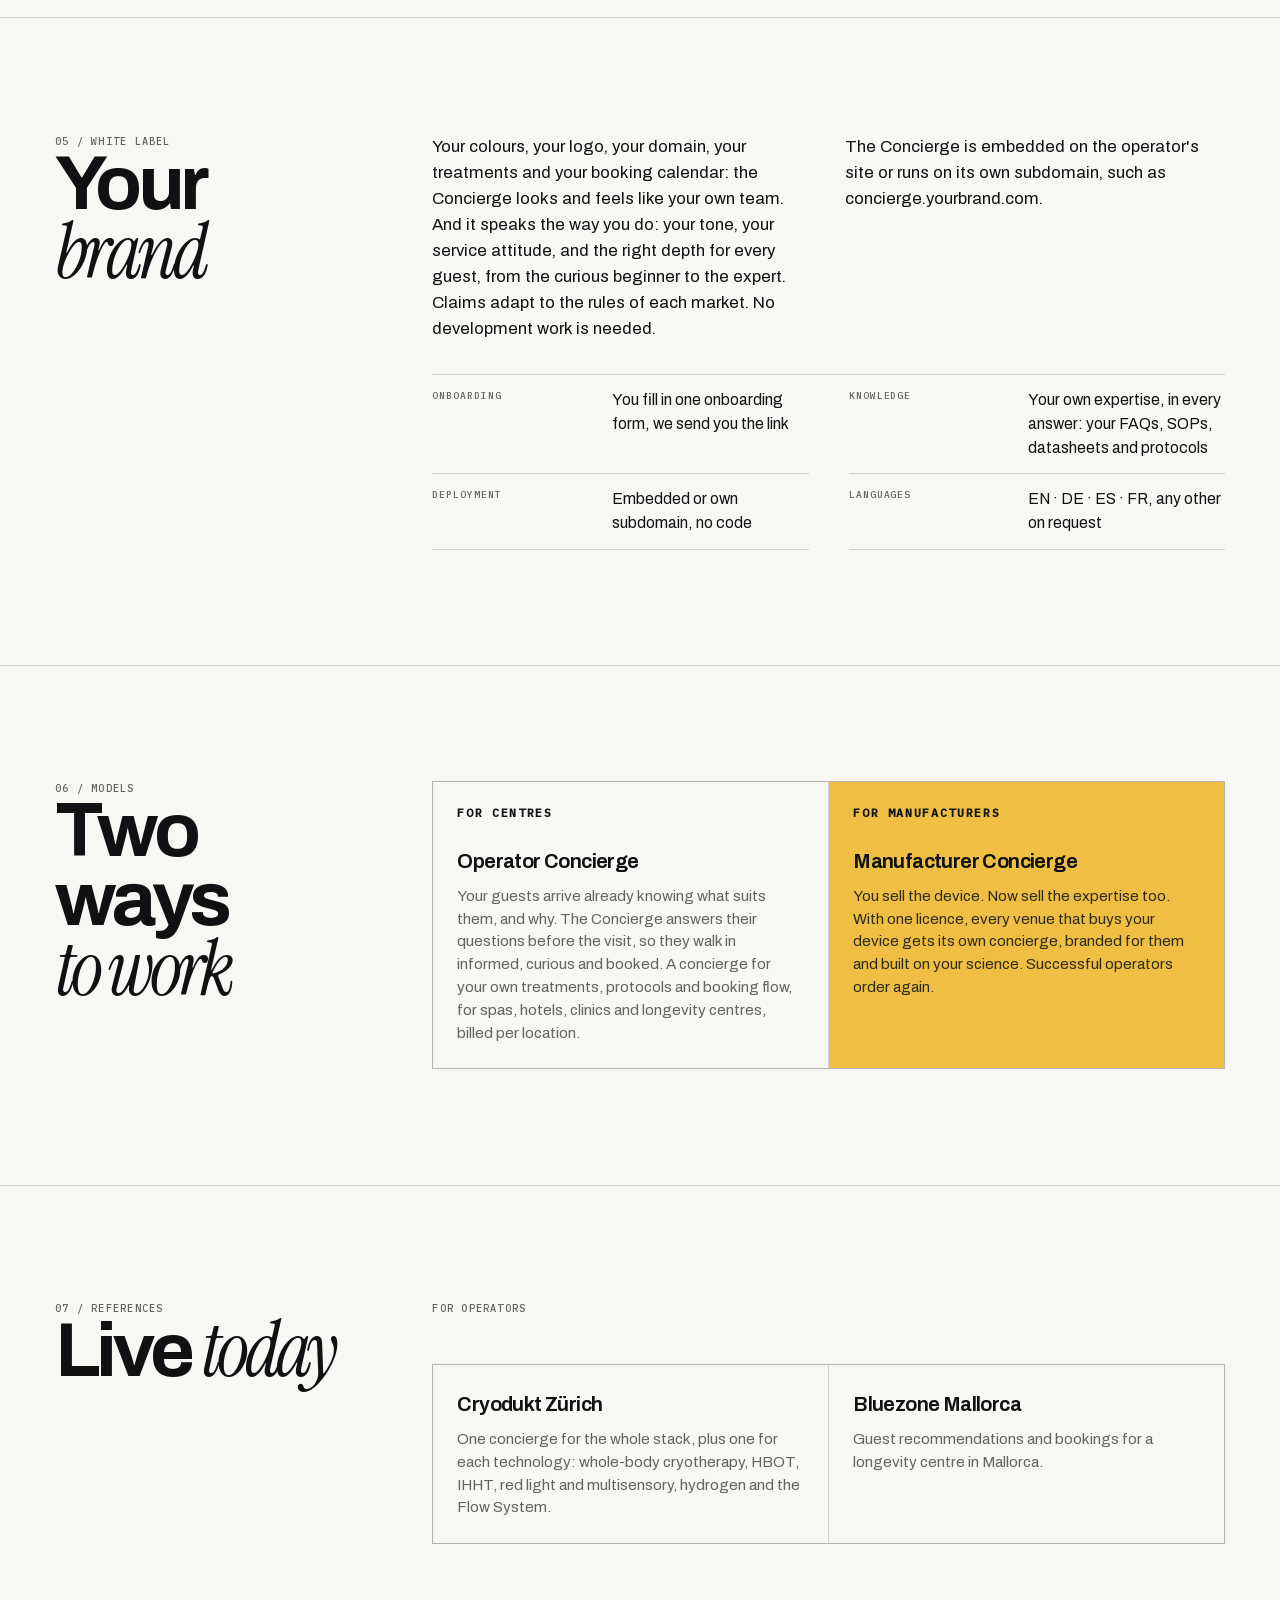
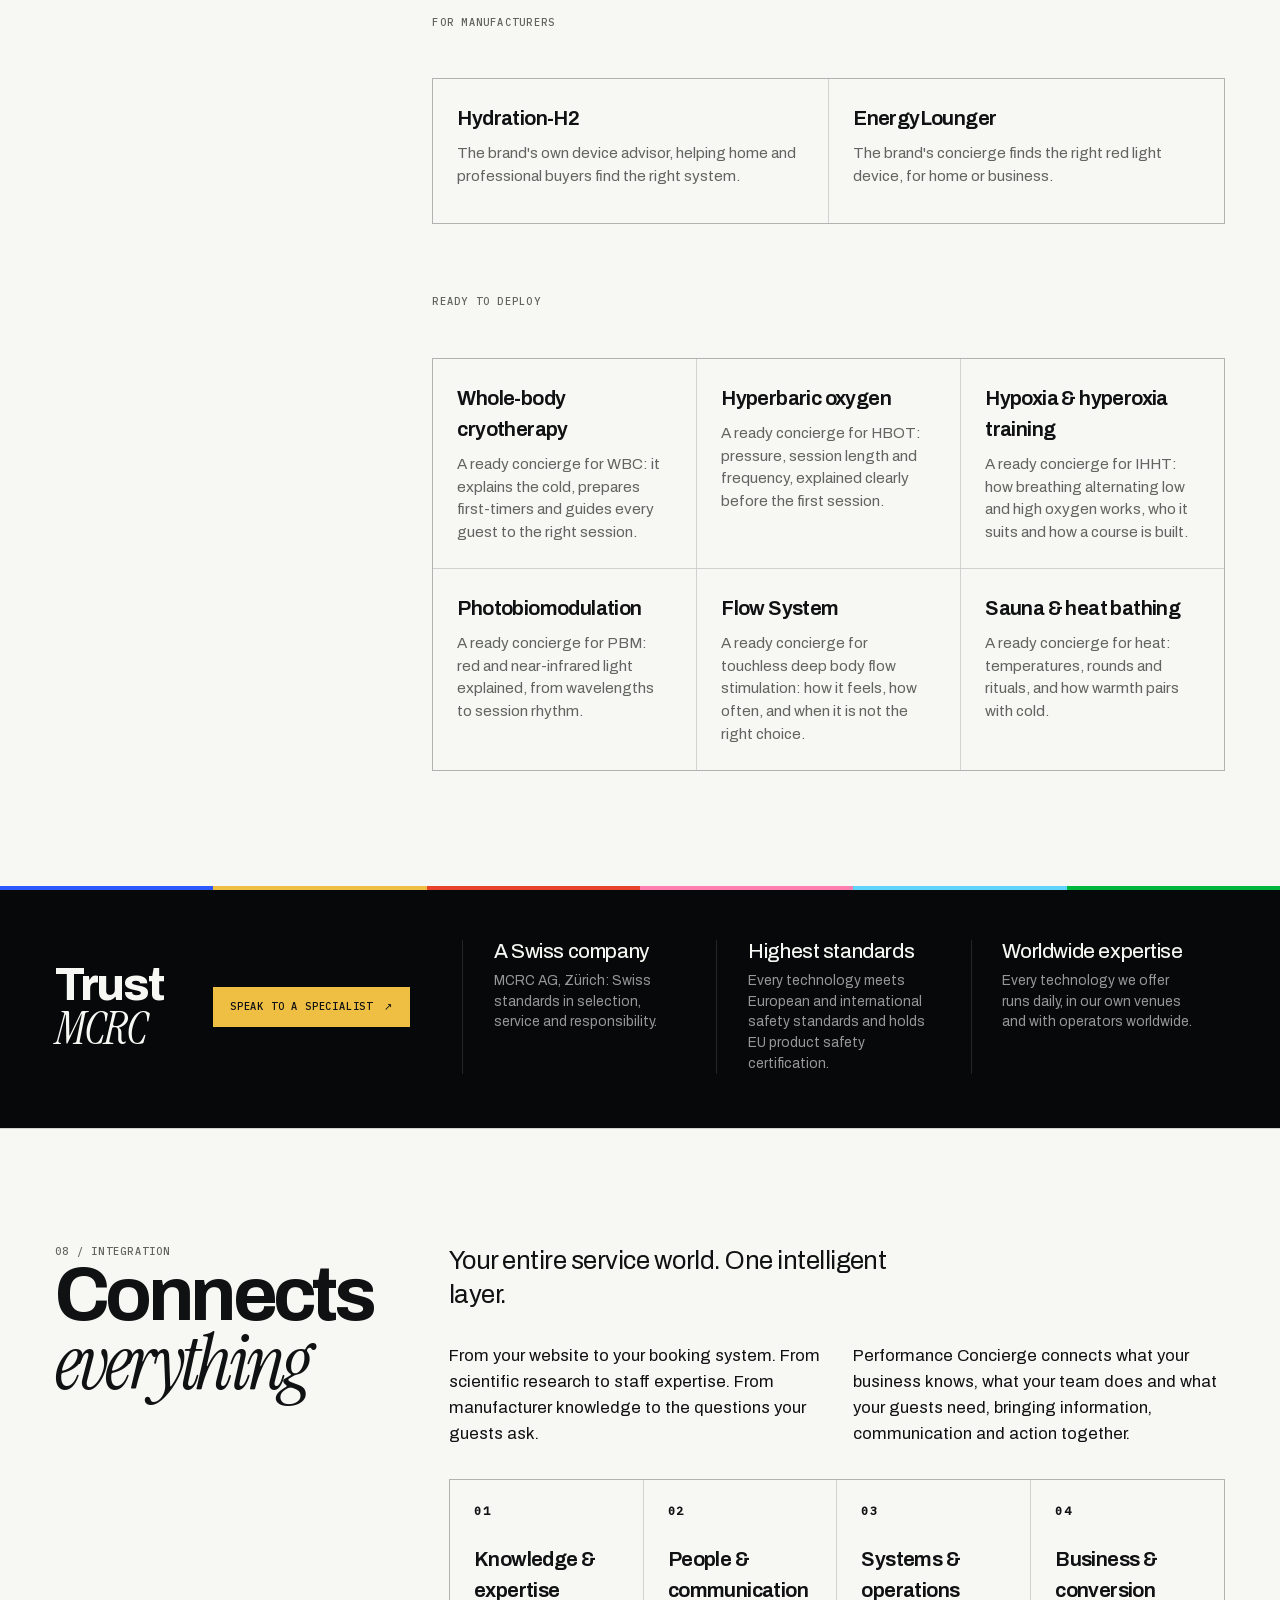
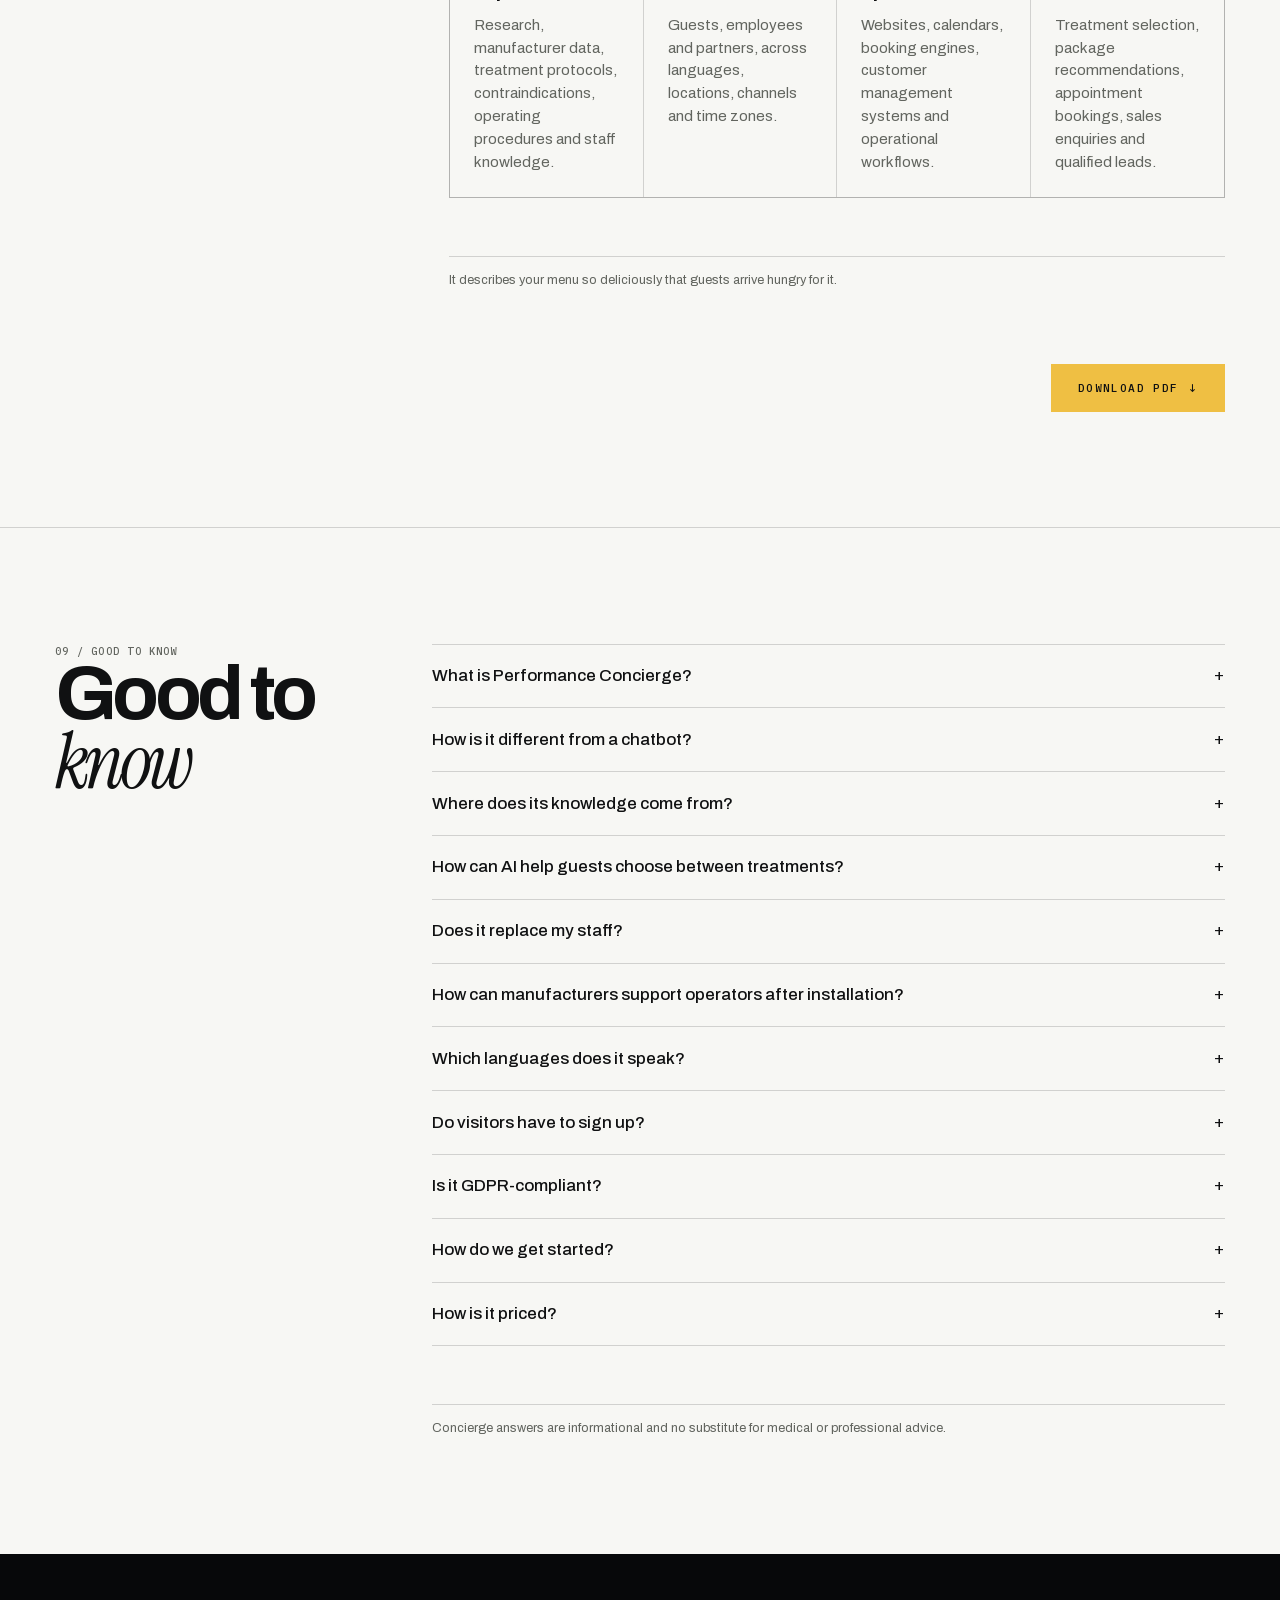
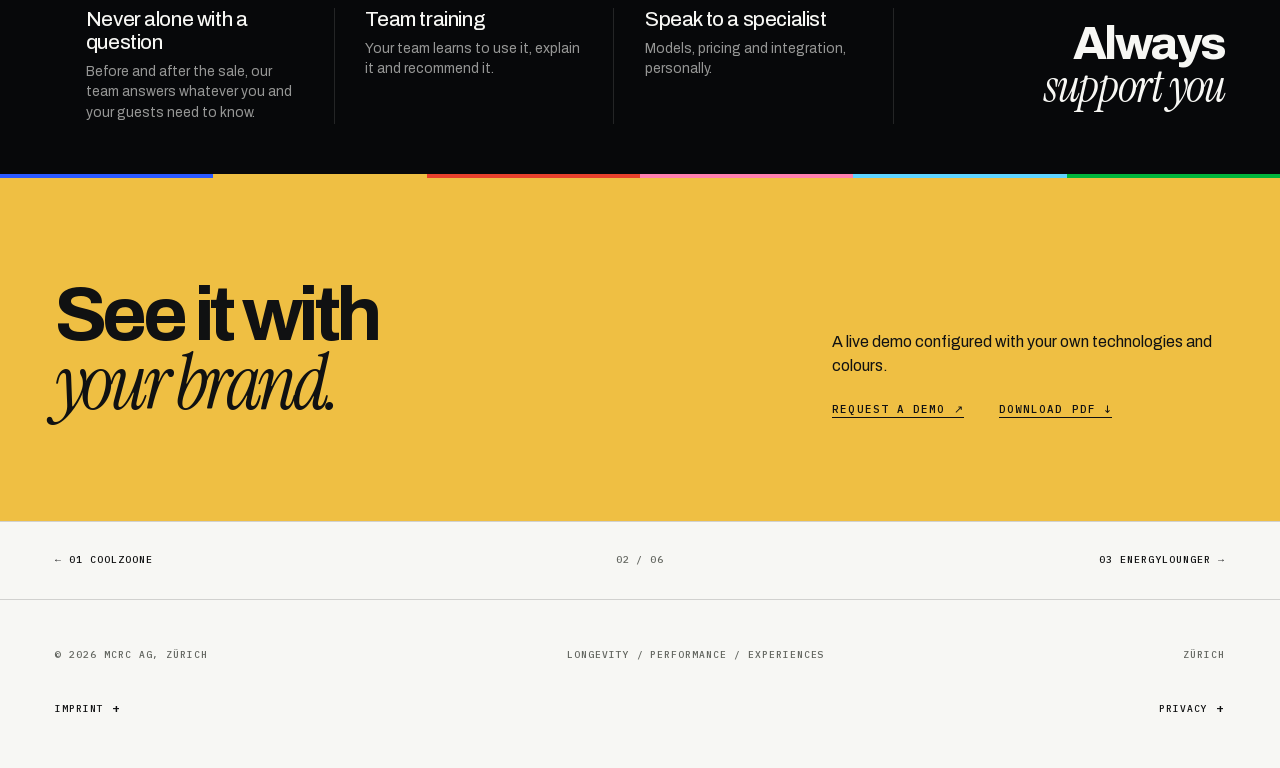
<file: performance-concierge.html>
<!doctype html><html lang="en"><head><meta charset="utf-8"><meta name="viewport" content="width=device-width,initial-scale=1"><title>Performance Concierge | AI Concierge for Spas &amp; Wellness Brands</title><meta name="description" content="Never sleeps. Never forgets. Always on-brand. A white-label AI concierge for wellness venues and equipment brands, answering from verified knowledge."><link rel="stylesheet" href="shared.css?v=20261025e"><link rel="stylesheet" href="assets/concierge-lens/concierge-lens.css"><style>
:root{--cc-font:"Archivo",Arial,sans-serif;--cc-ink:#101112}.cc-g-frost{background:radial-gradient(closest-side,rgba(255,255,255,.9),rgba(255,255,255,.85) 68%,rgba(255,255,255,.58) 100%)}.cc-lens.cc-shape-rect .cc-g-frost{background:linear-gradient(rgba(255,255,255,.9),rgba(255,255,255,.87))}.cc-g-tint{background:radial-gradient(120% 90% at 30% 0%,rgba(255,255,255,.6),transparent 55%),radial-gradient(90% 90% at 80% 110%,rgba(126,200,227,.3),transparent 60%)}
.pc-orb{grid-column:1/-1;justify-self:start;position:relative;isolation:isolate;width:6.2rem;height:6.2rem;margin:0 0 1.6rem;padding:0;border:0;border-radius:50%;cursor:pointer;background:transparent;overflow:hidden;box-shadow:0 22px 40px -14px rgba(23,40,80,.28),0 7px 14px -6px rgba(23,40,80,.16);transition:transform .55s cubic-bezier(.34,1.56,.64,1),opacity .3s ease}.pc-orb .g{position:absolute;inset:0;border-radius:inherit;pointer-events:none}.pc-orb .g-refract{-webkit-backdrop-filter:blur(1.5px) saturate(1.7) brightness(1.06);backdrop-filter:blur(1.5px) saturate(1.7) brightness(1.06)}.pc-orb .g-frost{-webkit-backdrop-filter:blur(10px) saturate(1.5);backdrop-filter:blur(10px) saturate(1.5);background:radial-gradient(closest-side,rgba(255,255,255,.72),rgba(255,255,255,.62) 70%,rgba(255,255,255,.38) 100%);-webkit-mask-image:radial-gradient(closest-side,#000 76%,rgba(0,0,0,.55) 90%,transparent 100%);mask-image:radial-gradient(closest-side,#000 76%,rgba(0,0,0,.55) 90%,transparent 100%)}.pc-orb .g-tint{background:radial-gradient(120% 90% at 30% 0%,rgba(255,255,255,.55),transparent 55%),radial-gradient(90% 90% at 80% 110%,rgba(126,200,227,.34),transparent 60%)}.pc-orb .g-rim{box-shadow:inset 0 0 0 1px rgba(255,255,255,.75),inset 0 2px 1px rgba(255,255,255,.9),inset 0 -2px 6px rgba(74,144,217,.22),inset 0 0 14px rgba(126,200,227,.30)}.pc-orb .g-spec{padding:1.4px;background:conic-gradient(from 225deg,rgba(255,255,255,1) 0deg,rgba(255,255,255,.2) 50deg,rgba(126,200,227,.45) 120deg,rgba(255,255,255,.05) 180deg,rgba(74,144,217,.45) 240deg,rgba(255,255,255,.2) 310deg,rgba(255,255,255,1) 360deg);-webkit-mask:linear-gradient(#000 0 0) content-box,linear-gradient(#000 0 0);-webkit-mask-composite:xor;mask:linear-gradient(#000 0 0) content-box exclude,linear-gradient(#000 0 0);opacity:.9}.pc-orb .pc-orb-txt{position:relative;z-index:2;display:grid;place-items:center;height:100%;color:#101112;font:500 .54rem/1.5 var(--mono);letter-spacing:.14em;text-transform:uppercase;text-align:center}.pc-orb.cc-is-out{opacity:.65}.pc-orb:hover{transform:scale(1.05)}.pc-orb:active{transform:scale(.95)}.pc-orb:focus-visible{outline:2px solid #4a90d9;outline-offset:4px}
.section-body>div>p+p{margin-top:2rem}.pc-orb-hero{z-index:1}.pc-orb-hero .pc-orb{width:clamp(10rem,16vw,14rem);height:clamp(10rem,16vw,14rem);margin:0}.seam.three{grid-template-columns:repeat(3,minmax(0,1fr))}@media(max-width:800px){.seam.three{grid-template-columns:1fr}}.pc-orb-hero .pc-orb:focus-visible{outline:1.5px solid rgba(16,17,18,.4);outline-offset:8px}.pc-orb-hero .pc-orb{box-shadow:none;animation:pcFloat 6s ease-in-out infinite}@keyframes pcFloat{0%,100%{translate:0 0}50%{translate:0 -16px}}.pc-orb-hero .g-refract{-webkit-backdrop-filter:none;backdrop-filter:none}.pc-orb-hero .g-lens{overflow:hidden;background:#27282c}.pc-orb-hero .g-edge{-webkit-backdrop-filter:blur(3px) brightness(1.06);backdrop-filter:blur(3px) brightness(1.06);-webkit-mask-image:radial-gradient(closest-side,transparent 80%,#000 97%);mask-image:radial-gradient(closest-side,transparent 80%,#000 97%)}.pc-orb-hero .g-frost{-webkit-backdrop-filter:none;backdrop-filter:none;-webkit-mask-image:none;mask-image:none;background:radial-gradient(closest-side,rgba(255,255,255,0) 62%,rgba(255,255,255,.10) 86%,rgba(255,255,255,.28) 100%)}.pc-orb-hero .g-tint{background:radial-gradient(46% 22% at 34% 13%,rgba(255,255,255,.55),transparent 72%),radial-gradient(40% 16% at 64% 90%,rgba(255,255,255,.28),transparent 75%)}.pc-orb-hero .g-rim{box-shadow:inset 0 0 0 1px rgba(255,255,255,.75),inset 0 2px 1px rgba(255,255,255,.85),inset 0 -12px 22px rgba(130,85,0,.14),inset 0 0 26px rgba(255,255,255,.22)}.pc-orb-hero .g-spec{padding:2px;opacity:1;background:conic-gradient(from 0deg,rgba(255,255,255,.95) 0deg,rgba(255,255,255,.1) 40deg,rgba(255,255,255,0) 150deg,rgba(255,255,255,.75) 180deg,rgba(255,255,255,.1) 220deg,rgba(255,255,255,0) 330deg,rgba(255,255,255,.95) 360deg);animation:pcSpin 16s linear infinite}@keyframes pcSpin{to{transform:rotate(360deg)}}.pc-orb-hero .pc-orb-txt{color:#fff;font-family:var(--sans);font-weight:600;font-size:clamp(.8rem,.95vw,.95rem);letter-spacing:.02em;text-transform:none;line-height:1;align-items:end;padding-bottom:17%;box-sizing:border-box;text-shadow:0 0 18px rgba(150,95,0,.5),0 1px 2px rgba(120,80,0,.22)}.pc-orb-hero .pc-orb:hover .g-lens{filter:brightness(1.05)}@media(prefers-reduced-motion:reduce){.pc-orb-hero .g-spec,.pc-orb-hero .pc-orb{animation:none}}@media(prefers-reduced-transparency:reduce){.pc-orb-hero .g-lens{background:rgba(255,255,255,.7)}}.pc-hero-visual{display:block;position:relative;overflow:hidden}.pc-orb-hero{position:absolute;left:0;top:0;will-change:transform}.pc-words-in{position:absolute;left:0;top:0;transform-origin:0 0;pointer-events:none}.pc-hero-visual{background:#1e1f22}.pc-code{position:absolute;inset:0;overflow:hidden;padding:0 clamp(1rem,2.4vw,2.2rem);pointer-events:none}.pc-roll{margin:0;font:400 clamp(.6rem,.78vw,.74rem)/1.75 var(--mono);white-space:pre;color:rgba(232,234,238,.13);animation:pcRoll 140s linear infinite}@keyframes pcRoll{to{transform:translateY(-50%)}}@media(prefers-reduced-motion:reduce){.pc-roll{animation:none}}.pc-roll i{font-style:normal}.pc-roll .k{display:inline-block;font-weight:500}.pc-code-out .pc-roll{color:rgba(232,234,238,.15)}.pc-code-out .c{color:rgba(232,234,238,.13)}.pc-code-out .s{color:rgba(160,205,165,.32)}.pc-code-out .w{color:rgba(200,160,230,.34)}.pc-code-out .n{color:rgba(240,150,120,.4)}.pc-code-out .f{color:rgba(232,234,238,.3)}.pc-code-out .k{color:rgba(239,191,67,.78)}.pc-code-in .pc-roll{color:rgba(232,234,238,.3)}.pc-code-in .c{color:rgba(232,234,238,.26)}.pc-code-in .s{color:rgba(160,205,165,.6)}.pc-code-in .w{color:rgba(200,160,230,.62)}.pc-code-in .n{color:rgba(240,150,120,.7)}.pc-code-in .f{color:rgba(232,234,238,.55)}.pc-code-in .k{color:#EFBF43}.pc-roll .k.on{animation:pcAlive 1.1s ease-in-out infinite}@keyframes pcAlive{0%,100%{transform:scale(1);text-shadow:0 0 6px rgba(239,191,67,.45);filter:brightness(1)}50%{transform:scale(1.07);text-shadow:0 0 14px rgba(255,220,120,.95),0 0 32px rgba(239,191,67,.55);filter:brightness(1.4)}}@media(prefers-reduced-motion:reduce){.pc-roll .k.on{animation:none;text-shadow:0 0 14px rgba(255,220,120,.9)}}.pc-answer-label{display:block;margin-bottom:.6rem;font:500 .62rem/1 var(--mono);letter-spacing:.12em;text-transform:uppercase;color:var(--muted)}.pc-answer{margin:2.2rem 0 0;padding-top:1.1rem;border-top:1px solid var(--hair);font-size:clamp(1.1rem,1.35vw,1.3rem);line-height:1.4;letter-spacing:-.01em;font-weight:400}.pc-orb-wrap{position:relative;display:block;flex:none;line-height:0;border-radius:50%;}.pc-orb-wrap .pc-orb{display:block}.pc-orb .g-shine{z-index:1;padding:2.5px;background:conic-gradient(from 0deg,rgba(255,255,255,0) 0deg,rgba(255,255,255,0) 260deg,rgba(255,255,255,.45) 315deg,rgba(255,255,255,.95) 345deg,#fff 352deg,rgba(255,255,255,0) 360deg);-webkit-mask:linear-gradient(#000 0 0) content-box,linear-gradient(#000 0 0);-webkit-mask-composite:xor;mask:linear-gradient(#000 0 0) content-box exclude,linear-gradient(#000 0 0);filter:blur(.5px);animation:pcShine 3s linear infinite}@keyframes pcShine{to{transform:rotate(360deg)}}@media(prefers-reduced-motion:reduce){.pc-orb .g-shine{animation:none}}</style><script type="application/ld+json">{"@context": "https://schema.org", "@type": "FAQPage", "mainEntity": [{"@type": "Question", "name": "What is Performance Concierge?", "acceptedAnswer": {"@type": "Answer", "text": "A concierge that combines human expertise with artificial intelligence, for wellness, longevity and performance venues and the brands that make their equipment. It listens to each visitor, answers from verified knowledge, and leads to the right booking or product."}}, {"@type": "Question", "name": "How is it different from a chatbot?", "acceptedAnswer": {"@type": "Answer", "text": "Most chatbots either follow a fixed script or improvise from what a general AI model has learned. Performance Concierge works from knowledge that experts have curated and verified: manufacturer and expert FAQs, SOPs, datasheets, studies and protocols. It answers with a service attitude, adapts its claims to each market, and guides every visitor to a clear next step."}}, {"@type": "Question", "name": "Where does its knowledge come from?", "acceptedAnswer": {"@type": "Answer", "text": "From you and from experts: your FAQs, SOPs, datasheets and protocols, combined with manufacturer knowledge and published research. Your expertise speaks in every answer."}}, {"@type": "Question", "name": "How can AI help guests choose between treatments?", "acceptedAnswer": {"@type": "Answer", "text": "By asking before it answers. Two short questions about profile and goal, and the Concierge explains which treatments suit, in which order, how often and why. Guests arrive informed and curious instead of lost in the menu."}}, {"@type": "Question", "name": "Does it replace my staff?", "acceptedAnswer": {"@type": "Answer", "text": "No, it gives them time. It answers around the clock, prepares guests before their visit and briefs your team with the same knowledge, so your people can focus on a warm welcome and a real conversation."}}, {"@type": "Question", "name": "How can manufacturers support operators after installation?", "acceptedAnswer": {"@type": "Answer", "text": "Every guest gets the same clear, expert answers about your device, in every venue and every language. The team at each venue is briefed with the same knowledge, and every answer stays true to your science. The sale becomes the beginning of the relationship."}}, {"@type": "Question", "name": "Which languages does it speak?", "acceptedAnswer": {"@type": "Answer", "text": "English, German, Spanish and French out of the box. Any other language on request."}}, {"@type": "Question", "name": "Do visitors have to sign up?", "acceptedAnswer": {"@type": "Answer", "text": "No. No sign-up and no email gate: 2 short questions, and the conversation begins."}}, {"@type": "Question", "name": "How do we get started?", "acceptedAnswer": {"@type": "Answer", "text": "With one form. You fill it in, add your knowledge, and we send you the link. Want to see it first? We'll set up a live demo with your own technologies."}}, {"@type": "Question", "name": "How is it priced?", "acceptedAnswer": {"@type": "Answer", "text": "In 2 models. Centres pay a licence per location. Manufacturers pay one annual licence plus activation per operator. We'll take you through the details personally."}}]}</script>
<meta property="og:type" content="website">
<meta property="og:title" content="Performance Concierge | AI Concierge for Spas &amp; Wellness Brands">
<meta property="og:description" content="Never sleeps. Never forgets. Always on-brand. A white-label AI concierge for wellness venues and equipment brands, answering from verified knowledge.">
<meta name="twitter:card" content="summary_large_image">
<script type="application/ld+json">{"@context": "https://schema.org", "@type": "SoftwareApplication", "name": "Performance Concierge", "applicationCategory": "BusinessApplication", "operatingSystem": "Web", "description": "Never sleeps. Never forgets. Always on-brand. A white-label AI concierge for wellness venues and equipment brands, answering from verified knowledge.", "inLanguage": ["en", "de", "es", "fr"], "publisher": {"@type": "Organization", "name": "MCRC AG", "address": {"@type": "PostalAddress", "addressLocality": "Zürich", "addressCountry": "CH"}}, "offers": [{"@type": "Offer", "name": "Operator Concierge", "description": "For centres, billed per location"}, {"@type": "Offer", "name": "Manufacturer Concierge", "description": "Annual licence plus activation per operator"}]}</script>
<link rel="canonical" href="https://mcrc.ch/performance-concierge"><meta property="og:image" content="https://mcrc.ch/assets/img/performance-concierge-og.jpg"><link rel="icon" type="image/png" href="assets/img/favicon.png"><link rel="apple-touch-icon" href="assets/img/apple-touch-icon.png"><meta property="og:url" content="https://mcrc.ch/performance-concierge"><meta property="og:site_name" content="MCRC"><script src="assets/js/swipe.js?v=2"></script>
</head>
<body style="--accent:#EFBF43" data-tone="dark">
<header class="site-header"><a class="brand brand-logo" href="/"><img src="assets/img/mcrc-logo.png" width="381" height="132" alt="MCRC · Longevity, Performance, Experiences"></a><div class="head-mid">Catalogue / Performance Concierge</div><nav class="nav"><a href="/">House</a><a href="/catalogue">Catalogue</a><a href="/#contact">Contact</a></nav><nav class="prod-bar" aria-label="Products"><a href="/coolzoone" style="--c:#2B59FF"><span>Coolzoone</span></a><a href="/performance-concierge" style="--c:#EFBF43" aria-current="page"><span>Performance Concierge</span></a><a href="/energylounger" style="--c:#E8412C"><span>EnergyLounger</span></a><a href="/smart-touch" style="--c:#FF7FAE"><span>Smart Touch</span></a><a href="/hydration-h2" style="--c:#5FD4FF"><span>Hydration-H2</span></a><a href="/human-regenerator" style="--c:#00B63C"><span>Human Regenerator</span></a></nav></header>
<main id="content">

<section class="profile-hero"><div class="profile-copy"><div class="profile-index">02 / 06 · Digital Layer</div><h1 class="profile-title">Performance Concierge</h1><p class="profile-lede">Never sleeps. Never forgets. Always on-brand.</p><ul class="profile-facts"><li>Expert knowledge, not generic answers</li><li>Cites the research behind every answer</li><li>White-label, in your colours and your languages</li><li>No sign-up, no email gate</li></ul><div class="profile-cat">Software · Licence</div><div class="profile-actions"><a class="cta-box" href="assets/pdf/MCRC-Performance-Concierge.pdf" target="_blank" rel="noopener">Download PDF <span>↓</span></a></div></div><div class="profile-visual pc-hero-visual"><div class="pc-code pc-code-out" aria-hidden="true"><pre class="pc-roll"><i class="c">// MCRC Concierge · recommendation engine</i>
<i class="w">import</i> { protocols, studies, datasheets } <i class="w">from</i> <i class="s">"@mcrc/knowledge"</i>;

<i class="w">const</i> guest = <i class="f">listen</i>({ profile: <i class="s">"athlete"</i>, goal: <i class="s">"recovery"</i> });
<i class="w">const</i> options = [<i class="s">"</i><b class="k">CRYO</b><i class="s">"</i>, <i class="s">"</i><b class="k">HUMAN REGENERATOR</b><i class="s">"</i>, <i class="s">"</i><b class="k">RED LIGHT</b><i class="s">"</i>, <i class="s">"</i><b class="k">HBOT</b><i class="s">"</i>, <i class="s">"</i><b class="k">SAUNA</b><i class="s">"</i>];

<i class="w">for</i> (<i class="w">const</i> t <i class="w">of</i> options) {
  <i class="w">if</i> (<i class="f">contraindicated</i>(t, guest)) <i class="w">continue</i>;   <i class="c">// contraindications checked</i>
  <i class="w">const</i> fit = <i class="f">score</i>(t, guest.goal, guest.profile);
  ranked.<i class="f">push</i>({ technology: t, fit, sources: <i class="f">cite</i>(studies, <i class="s">"peer-reviewed studies"</i>) });
}

<i class="w">const</i> <b class="k">CRYO</b> = { temperature: <i class="s">"-110 °C"</i>, session: <i class="s">"2–3 min"</i>, before: <i class="s">"</i><b class="k">SAUNA</b><i class="s">"</i> };
<i class="w">const</i> <b class="k">HBOT</b> = { pressure: <i class="s">"1.5–2.0 ATA"</i>, seats: <i class="n">2</i>, mood: <i class="s">"deep pressure, calm breath"</i> };
<i class="w">const</i> <b class="k">RED_LIGHT</b> = { spectrum: <i class="s">"red &amp; near-infrared"</i>, position: <i class="s">"zero gravity"</i> };
<i class="w">const</i> <b class="k">HUMAN_REGENERATOR</b> = { field: <i class="s">"cold plasma"</i>, body: <i class="s">"full"</i>, origin: <i class="s">"Made in Germany"</i> };
<i class="w">const</i> <b class="k">SAUNA</b> = { ritual: <i class="s">"rounds &amp; rituals"</i>, rhythm: <i class="s">"heat, then cold"</i>, rounds: <i class="n">3</i> };

<i class="f">answer</i>({
  recommendation: ranked[<i class="n">0</i>].technology,   <i class="c">// "</i><b class="k">HBOT</b><i class="c">"</i>
  order: [<i class="s">"</i><b class="k">HBOT</b><i class="s">"</i>, <i class="s">"</i><b class="k">RED LIGHT</b><i class="s">"</i>, <i class="s">"</i><b class="k">CRYO</b><i class="s">"</i>],
  step: <i class="s">"protocol · step 2"</i>,
  when: <i class="s">"after training, before sleep"</i>,
  why: <i class="f">explain</i>(ranked[<i class="n">0</i>], guest),
  sources: ranked[<i class="n">0</i>].sources,
  language: <i class="f">detect</i>(guest)                  <i class="c">// en · de · es · fr</i>
});

<i class="f">offer</i>({ slot: calendar.<i class="f">next</i>(), package: <i class="f">match</i>(guest), signup: false });

<i class="c">// next guest</i>
<i class="w">const</i> couple = <i class="f">listen</i>({ profile: <i class="s">"couple"</i>, goal: <i class="s">"deep sleep"</i> });
<i class="w">const</i> evening = <i class="f">plan</i>(couple, [<i class="s">"</i><b class="k">SAUNA</b><i class="s">"</i>, <i class="s">"</i><b class="k">RED LIGHT</b><i class="s">"</i>, <i class="s">"</i><b class="k">HUMAN REGENERATOR</b><i class="s">"</i>]);
<i class="w">if</i> (couple.first_visit) <i class="f">brief</i>(team, evening, { tone: <i class="s">"warm"</i> });

<i class="f">check</i>(protocols.safety, [<i class="s">"</i><b class="k">CRYO</b><i class="s">"</i>, <i class="s">"</i><b class="k">HBOT</b><i class="s">"</i>], couple);
<i class="f">answer</i>({ recommendation: <i class="s">"</i><b class="k">SAUNA</b><i class="s">"</i>, then: <i class="s">"</i><b class="k">RED LIGHT</b><i class="s">"</i>, sources: <i class="f">cite</i>(studies) });

<i class="c">// manufacturer view</i>
<i class="w">const</i> device = datasheets.<i class="f">get</i>(<i class="s">"</i><b class="k">HUMAN REGENERATOR</b><i class="s">"</i>, <i class="s">"manufacturer datasheet"</i>);
<i class="f">certify</i>(device, <i class="s">"TÜV NORD"</i>);
<i class="f">train</i>(operators, device, { languages: [<i class="s">"en"</i>, <i class="s">"de"</i>, <i class="s">"es"</i>, <i class="s">"fr"</i>] });
<i class="w">const</i> h2 = datasheets.<i class="f">get</i>(<i class="s">"S 3000 Pro"</i>, { status: <i class="s">"Swiss registered"</i> });
<i class="w">const</i> faq = answers.<i class="w">from</i>(device, protocols, { claims: <i class="s">"market-safe"</i> });

<i class="f">stream</i>(answer).<i class="f">to</i>(guest.screen);  <i class="c">// never sleeps · never forgets</i>

<i class="c">// MCRC Concierge · recommendation engine</i>
<i class="w">import</i> { protocols, studies, datasheets } <i class="w">from</i> <i class="s">"@mcrc/knowledge"</i>;

<i class="w">const</i> guest = <i class="f">listen</i>({ profile: <i class="s">"athlete"</i>, goal: <i class="s">"recovery"</i> });
<i class="w">const</i> options = [<i class="s">"</i><b class="k">CRYO</b><i class="s">"</i>, <i class="s">"</i><b class="k">HUMAN REGENERATOR</b><i class="s">"</i>, <i class="s">"</i><b class="k">RED LIGHT</b><i class="s">"</i>, <i class="s">"</i><b class="k">HBOT</b><i class="s">"</i>, <i class="s">"</i><b class="k">SAUNA</b><i class="s">"</i>];

<i class="w">for</i> (<i class="w">const</i> t <i class="w">of</i> options) {
  <i class="w">if</i> (<i class="f">contraindicated</i>(t, guest)) <i class="w">continue</i>;   <i class="c">// contraindications checked</i>
  <i class="w">const</i> fit = <i class="f">score</i>(t, guest.goal, guest.profile);
  ranked.<i class="f">push</i>({ technology: t, fit, sources: <i class="f">cite</i>(studies, <i class="s">"peer-reviewed studies"</i>) });
}

<i class="w">const</i> <b class="k">CRYO</b> = { temperature: <i class="s">"-110 °C"</i>, session: <i class="s">"2–3 min"</i>, before: <i class="s">"</i><b class="k">SAUNA</b><i class="s">"</i> };
<i class="w">const</i> <b class="k">HBOT</b> = { pressure: <i class="s">"1.5–2.0 ATA"</i>, seats: <i class="n">2</i>, mood: <i class="s">"deep pressure, calm breath"</i> };
<i class="w">const</i> <b class="k">RED_LIGHT</b> = { spectrum: <i class="s">"red &amp; near-infrared"</i>, position: <i class="s">"zero gravity"</i> };
<i class="w">const</i> <b class="k">HUMAN_REGENERATOR</b> = { field: <i class="s">"cold plasma"</i>, body: <i class="s">"full"</i>, origin: <i class="s">"Made in Germany"</i> };
<i class="w">const</i> <b class="k">SAUNA</b> = { ritual: <i class="s">"rounds &amp; rituals"</i>, rhythm: <i class="s">"heat, then cold"</i>, rounds: <i class="n">3</i> };

<i class="f">answer</i>({
  recommendation: ranked[<i class="n">0</i>].technology,   <i class="c">// "</i><b class="k">HBOT</b><i class="c">"</i>
  order: [<i class="s">"</i><b class="k">HBOT</b><i class="s">"</i>, <i class="s">"</i><b class="k">RED LIGHT</b><i class="s">"</i>, <i class="s">"</i><b class="k">CRYO</b><i class="s">"</i>],
  step: <i class="s">"protocol · step 2"</i>,
  when: <i class="s">"after training, before sleep"</i>,
  why: <i class="f">explain</i>(ranked[<i class="n">0</i>], guest),
  sources: ranked[<i class="n">0</i>].sources,
  language: <i class="f">detect</i>(guest)                  <i class="c">// en · de · es · fr</i>
});

<i class="f">offer</i>({ slot: calendar.<i class="f">next</i>(), package: <i class="f">match</i>(guest), signup: false });

<i class="c">// next guest</i>
<i class="w">const</i> couple = <i class="f">listen</i>({ profile: <i class="s">"couple"</i>, goal: <i class="s">"deep sleep"</i> });
<i class="w">const</i> evening = <i class="f">plan</i>(couple, [<i class="s">"</i><b class="k">SAUNA</b><i class="s">"</i>, <i class="s">"</i><b class="k">RED LIGHT</b><i class="s">"</i>, <i class="s">"</i><b class="k">HUMAN REGENERATOR</b><i class="s">"</i>]);
<i class="w">if</i> (couple.first_visit) <i class="f">brief</i>(team, evening, { tone: <i class="s">"warm"</i> });

<i class="f">check</i>(protocols.safety, [<i class="s">"</i><b class="k">CRYO</b><i class="s">"</i>, <i class="s">"</i><b class="k">HBOT</b><i class="s">"</i>], couple);
<i class="f">answer</i>({ recommendation: <i class="s">"</i><b class="k">SAUNA</b><i class="s">"</i>, then: <i class="s">"</i><b class="k">RED LIGHT</b><i class="s">"</i>, sources: <i class="f">cite</i>(studies) });

<i class="c">// manufacturer view</i>
<i class="w">const</i> device = datasheets.<i class="f">get</i>(<i class="s">"</i><b class="k">HUMAN REGENERATOR</b><i class="s">"</i>, <i class="s">"manufacturer datasheet"</i>);
<i class="f">certify</i>(device, <i class="s">"TÜV NORD"</i>);
<i class="f">train</i>(operators, device, { languages: [<i class="s">"en"</i>, <i class="s">"de"</i>, <i class="s">"es"</i>, <i class="s">"fr"</i>] });
<i class="w">const</i> h2 = datasheets.<i class="f">get</i>(<i class="s">"S 3000 Pro"</i>, { status: <i class="s">"Swiss registered"</i> });
<i class="w">const</i> faq = answers.<i class="w">from</i>(device, protocols, { claims: <i class="s">"market-safe"</i> });

<i class="f">stream</i>(answer).<i class="f">to</i>(guest.screen);  <i class="c">// never sleeps · never forgets</i>
</pre></div><span class="pc-orb-wrap pc-orb-hero"><button class="pc-orb" type="button" data-cc-open aria-haspopup="dialog" aria-label="Open the MCRC Concierge"><span class="g g-refract"></span><span class="g g-lens"><span class="pc-words-in" aria-hidden="true"><span class="pc-code pc-code-in"><pre class="pc-roll"><i class="c">// MCRC Concierge · recommendation engine</i>
<i class="w">import</i> { protocols, studies, datasheets } <i class="w">from</i> <i class="s">"@mcrc/knowledge"</i>;

<i class="w">const</i> guest = <i class="f">listen</i>({ profile: <i class="s">"athlete"</i>, goal: <i class="s">"recovery"</i> });
<i class="w">const</i> options = [<i class="s">"</i><b class="k">CRYO</b><i class="s">"</i>, <i class="s">"</i><b class="k">HUMAN REGENERATOR</b><i class="s">"</i>, <i class="s">"</i><b class="k">RED LIGHT</b><i class="s">"</i>, <i class="s">"</i><b class="k">HBOT</b><i class="s">"</i>, <i class="s">"</i><b class="k">SAUNA</b><i class="s">"</i>];

<i class="w">for</i> (<i class="w">const</i> t <i class="w">of</i> options) {
  <i class="w">if</i> (<i class="f">contraindicated</i>(t, guest)) <i class="w">continue</i>;   <i class="c">// contraindications checked</i>
  <i class="w">const</i> fit = <i class="f">score</i>(t, guest.goal, guest.profile);
  ranked.<i class="f">push</i>({ technology: t, fit, sources: <i class="f">cite</i>(studies, <i class="s">"peer-reviewed studies"</i>) });
}

<i class="w">const</i> <b class="k">CRYO</b> = { temperature: <i class="s">"-110 °C"</i>, session: <i class="s">"2–3 min"</i>, before: <i class="s">"</i><b class="k">SAUNA</b><i class="s">"</i> };
<i class="w">const</i> <b class="k">HBOT</b> = { pressure: <i class="s">"1.5–2.0 ATA"</i>, seats: <i class="n">2</i>, mood: <i class="s">"deep pressure, calm breath"</i> };
<i class="w">const</i> <b class="k">RED_LIGHT</b> = { spectrum: <i class="s">"red &amp; near-infrared"</i>, position: <i class="s">"zero gravity"</i> };
<i class="w">const</i> <b class="k">HUMAN_REGENERATOR</b> = { field: <i class="s">"cold plasma"</i>, body: <i class="s">"full"</i>, origin: <i class="s">"Made in Germany"</i> };
<i class="w">const</i> <b class="k">SAUNA</b> = { ritual: <i class="s">"rounds &amp; rituals"</i>, rhythm: <i class="s">"heat, then cold"</i>, rounds: <i class="n">3</i> };

<i class="f">answer</i>({
  recommendation: ranked[<i class="n">0</i>].technology,   <i class="c">// "</i><b class="k">HBOT</b><i class="c">"</i>
  order: [<i class="s">"</i><b class="k">HBOT</b><i class="s">"</i>, <i class="s">"</i><b class="k">RED LIGHT</b><i class="s">"</i>, <i class="s">"</i><b class="k">CRYO</b><i class="s">"</i>],
  step: <i class="s">"protocol · step 2"</i>,
  when: <i class="s">"after training, before sleep"</i>,
  why: <i class="f">explain</i>(ranked[<i class="n">0</i>], guest),
  sources: ranked[<i class="n">0</i>].sources,
  language: <i class="f">detect</i>(guest)                  <i class="c">// en · de · es · fr</i>
});

<i class="f">offer</i>({ slot: calendar.<i class="f">next</i>(), package: <i class="f">match</i>(guest), signup: false });

<i class="c">// next guest</i>
<i class="w">const</i> couple = <i class="f">listen</i>({ profile: <i class="s">"couple"</i>, goal: <i class="s">"deep sleep"</i> });
<i class="w">const</i> evening = <i class="f">plan</i>(couple, [<i class="s">"</i><b class="k">SAUNA</b><i class="s">"</i>, <i class="s">"</i><b class="k">RED LIGHT</b><i class="s">"</i>, <i class="s">"</i><b class="k">HUMAN REGENERATOR</b><i class="s">"</i>]);
<i class="w">if</i> (couple.first_visit) <i class="f">brief</i>(team, evening, { tone: <i class="s">"warm"</i> });

<i class="f">check</i>(protocols.safety, [<i class="s">"</i><b class="k">CRYO</b><i class="s">"</i>, <i class="s">"</i><b class="k">HBOT</b><i class="s">"</i>], couple);
<i class="f">answer</i>({ recommendation: <i class="s">"</i><b class="k">SAUNA</b><i class="s">"</i>, then: <i class="s">"</i><b class="k">RED LIGHT</b><i class="s">"</i>, sources: <i class="f">cite</i>(studies) });

<i class="c">// manufacturer view</i>
<i class="w">const</i> device = datasheets.<i class="f">get</i>(<i class="s">"</i><b class="k">HUMAN REGENERATOR</b><i class="s">"</i>, <i class="s">"manufacturer datasheet"</i>);
<i class="f">certify</i>(device, <i class="s">"TÜV NORD"</i>);
<i class="f">train</i>(operators, device, { languages: [<i class="s">"en"</i>, <i class="s">"de"</i>, <i class="s">"es"</i>, <i class="s">"fr"</i>] });
<i class="w">const</i> h2 = datasheets.<i class="f">get</i>(<i class="s">"S 3000 Pro"</i>, { status: <i class="s">"Swiss registered"</i> });
<i class="w">const</i> faq = answers.<i class="w">from</i>(device, protocols, { claims: <i class="s">"market-safe"</i> });

<i class="f">stream</i>(answer).<i class="f">to</i>(guest.screen);  <i class="c">// never sleeps · never forgets</i>

<i class="c">// MCRC Concierge · recommendation engine</i>
<i class="w">import</i> { protocols, studies, datasheets } <i class="w">from</i> <i class="s">"@mcrc/knowledge"</i>;

<i class="w">const</i> guest = <i class="f">listen</i>({ profile: <i class="s">"athlete"</i>, goal: <i class="s">"recovery"</i> });
<i class="w">const</i> options = [<i class="s">"</i><b class="k">CRYO</b><i class="s">"</i>, <i class="s">"</i><b class="k">HUMAN REGENERATOR</b><i class="s">"</i>, <i class="s">"</i><b class="k">RED LIGHT</b><i class="s">"</i>, <i class="s">"</i><b class="k">HBOT</b><i class="s">"</i>, <i class="s">"</i><b class="k">SAUNA</b><i class="s">"</i>];

<i class="w">for</i> (<i class="w">const</i> t <i class="w">of</i> options) {
  <i class="w">if</i> (<i class="f">contraindicated</i>(t, guest)) <i class="w">continue</i>;   <i class="c">// contraindications checked</i>
  <i class="w">const</i> fit = <i class="f">score</i>(t, guest.goal, guest.profile);
  ranked.<i class="f">push</i>({ technology: t, fit, sources: <i class="f">cite</i>(studies, <i class="s">"peer-reviewed studies"</i>) });
}

<i class="w">const</i> <b class="k">CRYO</b> = { temperature: <i class="s">"-110 °C"</i>, session: <i class="s">"2–3 min"</i>, before: <i class="s">"</i><b class="k">SAUNA</b><i class="s">"</i> };
<i class="w">const</i> <b class="k">HBOT</b> = { pressure: <i class="s">"1.5–2.0 ATA"</i>, seats: <i class="n">2</i>, mood: <i class="s">"deep pressure, calm breath"</i> };
<i class="w">const</i> <b class="k">RED_LIGHT</b> = { spectrum: <i class="s">"red &amp; near-infrared"</i>, position: <i class="s">"zero gravity"</i> };
<i class="w">const</i> <b class="k">HUMAN_REGENERATOR</b> = { field: <i class="s">"cold plasma"</i>, body: <i class="s">"full"</i>, origin: <i class="s">"Made in Germany"</i> };
<i class="w">const</i> <b class="k">SAUNA</b> = { ritual: <i class="s">"rounds &amp; rituals"</i>, rhythm: <i class="s">"heat, then cold"</i>, rounds: <i class="n">3</i> };

<i class="f">answer</i>({
  recommendation: ranked[<i class="n">0</i>].technology,   <i class="c">// "</i><b class="k">HBOT</b><i class="c">"</i>
  order: [<i class="s">"</i><b class="k">HBOT</b><i class="s">"</i>, <i class="s">"</i><b class="k">RED LIGHT</b><i class="s">"</i>, <i class="s">"</i><b class="k">CRYO</b><i class="s">"</i>],
  step: <i class="s">"protocol · step 2"</i>,
  when: <i class="s">"after training, before sleep"</i>,
  why: <i class="f">explain</i>(ranked[<i class="n">0</i>], guest),
  sources: ranked[<i class="n">0</i>].sources,
  language: <i class="f">detect</i>(guest)                  <i class="c">// en · de · es · fr</i>
});

<i class="f">offer</i>({ slot: calendar.<i class="f">next</i>(), package: <i class="f">match</i>(guest), signup: false });

<i class="c">// next guest</i>
<i class="w">const</i> couple = <i class="f">listen</i>({ profile: <i class="s">"couple"</i>, goal: <i class="s">"deep sleep"</i> });
<i class="w">const</i> evening = <i class="f">plan</i>(couple, [<i class="s">"</i><b class="k">SAUNA</b><i class="s">"</i>, <i class="s">"</i><b class="k">RED LIGHT</b><i class="s">"</i>, <i class="s">"</i><b class="k">HUMAN REGENERATOR</b><i class="s">"</i>]);
<i class="w">if</i> (couple.first_visit) <i class="f">brief</i>(team, evening, { tone: <i class="s">"warm"</i> });

<i class="f">check</i>(protocols.safety, [<i class="s">"</i><b class="k">CRYO</b><i class="s">"</i>, <i class="s">"</i><b class="k">HBOT</b><i class="s">"</i>], couple);
<i class="f">answer</i>({ recommendation: <i class="s">"</i><b class="k">SAUNA</b><i class="s">"</i>, then: <i class="s">"</i><b class="k">RED LIGHT</b><i class="s">"</i>, sources: <i class="f">cite</i>(studies) });

<i class="c">// manufacturer view</i>
<i class="w">const</i> device = datasheets.<i class="f">get</i>(<i class="s">"</i><b class="k">HUMAN REGENERATOR</b><i class="s">"</i>, <i class="s">"manufacturer datasheet"</i>);
<i class="f">certify</i>(device, <i class="s">"TÜV NORD"</i>);
<i class="f">train</i>(operators, device, { languages: [<i class="s">"en"</i>, <i class="s">"de"</i>, <i class="s">"es"</i>, <i class="s">"fr"</i>] });
<i class="w">const</i> h2 = datasheets.<i class="f">get</i>(<i class="s">"S 3000 Pro"</i>, { status: <i class="s">"Swiss registered"</i> });
<i class="w">const</i> faq = answers.<i class="w">from</i>(device, protocols, { claims: <i class="s">"market-safe"</i> });

<i class="f">stream</i>(answer).<i class="f">to</i>(guest.screen);  <i class="c">// never sleeps · never forgets</i>
</pre></span></span></span><span class="g g-edge"></span><span class="g g-frost"></span><span class="g g-tint"></span><span class="g g-rim"></span><span class="g g-spec"></span><span class="g g-shine"></span><span class="pc-orb-txt"><span>See in action</span></span></button></span></div></section>

<section class="section"><div><div class="kicker">01 / Introduction</div><h2>What it <em>is</em></h2></div><div class="section-body"><p class="lead-p full">The art of the perfect recommendation. Automated.</p><div><p>Imagine a concierge who knows every treatment, every technology, every protocol and the science behind them. Who listens with genuine attention, explains complicated things beautifully and always knows what to suggest next.</p><p>Available around the clock, in your guest's language, with the warmth of a personal conversation and the expertise of your best specialist.</p></div><div><p>For spas, hotels and longevity centres, it becomes a personal guest advisor, turning curiosity into appointments and bookings. For manufacturers, it brings product expertise to every buyer, partner and venue, supporting sales, education and daily operations.</p><p>All in your own brand, with your own voice, directly on your website.</p></div></div></section>

<section class="section"><div><div class="kicker">02 / The problem</div><h2>Too much <em>choice</em></h2></div><div class="section-body"><p class="lead-p full">Wonderful service begins with understanding.</p><p>Your guests see a menu full of possibilities: cold, light, oxygen, hydrogen, compression. Which one suits me? In which order? How often? And why? With every new option, the choice becomes harder. In a famous experiment, a table with 24 jams attracted more visitors, but only 3% bought. With 6 jams, 30% did.<sup class="ref"><a href="https://doi.org/10.1037/0022-3514.79.6.995" target="_blank" rel="noopener" title="Open the study">(1)</a></sup></p><p>Your team faces another challenge. New technologies, new studies, countless applications and combinations. It takes months, sometimes years, to master them. And questions rarely arrive at the perfect moment: the team is busy, the working day is over, or the guest is in another time zone.</p><p class="pc-answer"><span class="pc-answer-label">For your guests</span>Performance Concierge listens, understands, explains and inspires, turning overwhelming choice into the pleasure of finding exactly what feels right.</p><p class="pc-answer"><span class="pc-answer-label">For your team</span>A knowledgeable companion, always available to answer questions, share expertise and help every colleague grow more confident.</p><p class="full" style="font-size:.8rem;line-height:1.5;color:var(--muted);margin-top:1.6rem;padding-top:.9rem;border-top:1px solid var(--hair)">(1) Iyengar SS, Lepper MR, <a href="https://doi.org/10.1037/0022-3514.79.6.995" target="_blank" rel="noopener">Journal of Personality and Social Psychology, 2000</a></p></div></section>

<section class="section"><div><div class="kicker">03 / How it works</div><h2>Care for<br><em>people</em></h2></div><div class="section-body"><div class="seam full"><div><span class="n">01</span><b>Listen</b><p>Two short questions about profile and goal, or "Surprise me".</p></div><div><span class="n">02</span><b>Answer</b><p>Built on facts, never on guesswork: manufacturer and expert FAQs, datasheets, studies and protocols.</p></div><div><span class="n">03</span><b>Offer</b><p>Only when the moment is right: a calendar slot, a package or a warm lead.</p></div></div><p class="full" style="font-size:.8rem;line-height:1.5;color:var(--muted);margin-top:1.6rem;padding-top:.9rem;border-top:1px solid var(--hair)">Real studies. Real protocols. Real product data. Every answer is built on the clinical literature, the manufacturer's own knowledge and the protocols your team works with every day.</p></div></section>

<section class="section"><div><div class="kicker">04 / Capacity</div><h2>Always<br><em>on duty</em></h2></div><div class="section-body"><div class="spec-grid full"><div class="spec"><b>24/7</b><span>answers when your team can't</span></div><div class="spec"><b>1, 15 or 50</b><span>guests served at the same time</span></div><div class="spec"><b>4 languages</b><span>out of the box, more on request</span></div></div></div></section>

<section class="section"><div><div class="kicker">05 / White label</div><h2>Your<br><em>brand</em></h2></div><div class="section-body"><p>Your colours, your logo, your domain, your treatments and your booking calendar: the Concierge looks and feels like your own team. And it speaks the way you do: your tone, your service attitude, and the right depth for every guest, from the curious beginner to the expert. Claims adapt to the rules of each market. No development work is needed.</p><p>The Concierge is embedded on the operator's site or runs on its own subdomain, such as concierge.yourbrand.com.</p><dl class="spec-table full"><div><dt>Onboarding</dt><dd>You fill in one onboarding form, we send you the link</dd></div><div><dt>Knowledge</dt><dd>Your own expertise, in every answer: your FAQs, SOPs, datasheets and protocols</dd></div><div><dt>Deployment</dt><dd>Embedded or own subdomain, no code</dd></div><div><dt>Languages</dt><dd>EN · DE · ES · FR, any other on request</dd></div></dl></div></section>

<section class="section"><div><div class="kicker">06 / Models</div><h2>Two ways<br><em>to work</em></h2></div><div class="section-body"><div class="seam full"><div><span class="n">For centres</span><b>Operator Concierge</b><p>Your guests arrive already knowing what suits them, and why. The Concierge answers their questions before the visit, so they walk in informed, curious and booked. A concierge for your own treatments, protocols and booking flow, for spas, hotels, clinics and longevity centres, billed per location.</p></div><div class="hl"><span class="n">For manufacturers</span><b>Manufacturer Concierge</b><p>You sell the device. Now sell the expertise too. With one licence, every venue that buys your device gets its own concierge, branded for them and built on your science. Successful operators order again.</p></div></div></div></section>

<section class="section"><div><div class="kicker">07 / References</div><h2>Live <em>today</em></h2></div><div class="section-body"><div class="kicker full" style="margin:0 0 1rem">For operators</div><div class="seam full"><div><b>Cryodukt Zürich</b><p>One concierge for the whole stack, plus one for each technology: whole-body cryotherapy, HBOT, IHHT, red light and multisensory, hydrogen and the Flow System.</p></div><div><b>Bluezone Mallorca</b><p>Guest recommendations and bookings for a longevity centre in Mallorca.</p></div></div><div class="kicker full" style="margin:2.4rem 0 1rem">For manufacturers</div><div class="seam full"><div><b>Hydration-H2</b><p>The brand's own device advisor, helping home and professional buyers find the right system.</p></div><div><b>EnergyLounger</b><p>The brand's concierge finds the right red light device, for home or business.</p></div></div><div class="kicker full" style="margin:2.4rem 0 1rem">Ready to deploy</div><div class="seam three full"><div><b>Whole-body cryotherapy</b><p>A ready concierge for WBC: it explains the cold, prepares first-timers and guides every guest to the right session.</p></div><div><b>Hyperbaric oxygen</b><p>A ready concierge for HBOT: pressure, session length and frequency, explained clearly before the first session.</p></div><div><b>Hypoxia &amp; hyperoxia training</b><p>A ready concierge for IHHT: how breathing alternating low and high oxygen works, who it suits and how a course is built.</p></div><div><b>Photobiomodulation</b><p>A ready concierge for PBM: red and near-infrared light explained, from wavelengths to session rhythm.</p></div><div><b>Flow System</b><p>A ready concierge for touchless deep body flow stimulation: how it feels, how often, and when it is not the right choice.</p></div><div><b>Sauna &amp; heat bathing</b><p>A ready concierge for heat: temperatures, rounds and rituals, and how warmth pairs with cold.</p></div></div></div></section><section class="vband" aria-label="Why MCRC"><div class="vband-head"><h2 class="vband-title">Trust<br><em>MCRC</em></h2><a class="cta-box" href="mailto:mail@mcrc.ch?subject=Performance%20Concierge%20%C2%B7%20Speak%20to%20a%20specialist">Speak to a specialist <span>↗︎</span></a></div><div class="vband-in"><div class="vband-item"><b>A Swiss company</b><p>MCRC AG, Zürich: Swiss standards in selection, service and responsibility.</p></div><div class="vband-item"><b>Highest standards</b><p>Every technology meets European and international safety standards and holds EU product safety certification.</p></div><div class="vband-item"><b>Worldwide expertise</b><p>Every technology we offer runs daily, in our own venues and with operators worldwide.</p></div></div><div class="vband-bar" aria-hidden="true"></div></section>

<section class="section"><div><div class="kicker">08 / Integration</div><h2>Connects <em>everything</em></h2></div><div class="section-body"><p class="lead-p">Your entire service world. One intelligent layer.</p><p>From your website to your booking system. From scientific research to staff expertise. From manufacturer knowledge to the questions your guests ask.</p><p>Performance Concierge connects what your business knows, what your team does and what your guests need, bringing information, communication and action together.</p><div class="seam four full"><div><span class="n">01</span><b>Knowledge &amp; expertise</b><p>Research, manufacturer data, treatment protocols, contraindications, operating procedures and staff knowledge.</p></div><div><span class="n">02</span><b>People &amp; communication</b><p>Guests, employees and partners, across languages, locations, channels and time zones.</p></div><div><span class="n">03</span><b>Systems &amp; operations</b><p>Websites, calendars, booking engines, customer management systems and operational workflows.</p></div><div><span class="n">04</span><b>Business &amp; conversion</b><p>Treatment selection, package recommendations, appointment bookings, sales enquiries and qualified leads.</p></div></div><p class="full" style="font-size:.8rem;line-height:1.5;color:var(--muted);margin-top:1.6rem;padding-top:.9rem;border-top:1px solid var(--hair)">It describes your menu so deliciously that guests arrive hungry for it.</p><div class="cta-boxes full"><a class="cta-box" href="assets/pdf/MCRC-Performance-Concierge.pdf" target="_blank" rel="noopener">Download PDF <span>↓</span></a></div></div></section>

<section class="section"><div><div class="kicker">09 / Good to know</div><h2>Good to <em>know</em></h2></div><div class="section-body"><div class="faq full"><details class="faq-item"><summary>What is Performance Concierge?</summary><p>A concierge that combines human expertise with artificial intelligence, for wellness, longevity and performance venues and the brands that make their equipment. It listens to each visitor, answers from verified knowledge, and leads to the right booking or product.</p></details><details class="faq-item"><summary>How is it different from a chatbot?</summary><p>Most chatbots either follow a fixed script or improvise from what a general AI model has learned. Performance Concierge works from knowledge that experts have curated and verified: manufacturer and expert FAQs, SOPs, datasheets, studies and protocols. It answers with a service attitude, adapts its claims to each market, and guides every visitor to a clear next step.</p></details><details class="faq-item"><summary>Where does its knowledge come from?</summary><p>From you and from experts: your FAQs, SOPs, datasheets and protocols, combined with manufacturer knowledge and published research. Your expertise speaks in every answer.</p></details><details class="faq-item"><summary>How can AI help guests choose between treatments?</summary><p>By asking before it answers. Two short questions about profile and goal, and the Concierge explains which treatments suit, in which order, how often and why. Guests arrive informed and curious instead of lost in the menu.</p></details><details class="faq-item"><summary>Does it replace my staff?</summary><p>No, it gives them time. It answers around the clock, prepares guests before their visit and briefs your team with the same knowledge, so your people can focus on a warm welcome and a real conversation.</p></details><details class="faq-item"><summary>How can manufacturers support operators after installation?</summary><p>Every guest gets the same clear, expert answers about your device, in every venue and every language. The team at each venue is briefed with the same knowledge, and every answer stays true to your science. The sale becomes the beginning of the relationship.</p></details><details class="faq-item"><summary>Which languages does it speak?</summary><p>English, German, Spanish and French out of the box. Any other language on request.</p></details><details class="faq-item"><summary>Do visitors have to sign up?</summary><p>No. No sign-up and no email gate: 2 short questions, and the conversation begins.</p></details><details class="faq-item"><summary>Is it GDPR-compliant?</summary><p>Yes. No personal data is stored without consent, everything is hosted in the EU, and conversation logs are available on request.</p></details><details class="faq-item"><summary>How do we get started?</summary><p>With one form. You fill it in, add your knowledge, and we send you the link. Want to see it first? We'll set up a live demo with your own technologies.</p></details><details class="faq-item"><summary>How is it priced?</summary><p>In 2 models. Centres pay a licence per location. Manufacturers pay one annual licence plus activation per operator. We'll take you through the details personally.</p></details></div><p class="full" style="font-size:.8rem;line-height:1.5;color:var(--muted);margin-top:1.6rem;padding-top:.9rem;border-top:1px solid var(--hair)">Concierge answers are informational and no substitute for medical or professional advice.</p></div></section>

<section class="vband vband-alt" aria-label="How MCRC supports you"><h2 class="vband-title">Always<br><em>support you</em></h2><div class="vband-in"><div class="vband-item"><b>Never alone with a question</b><p>Before and after the sale, our team answers whatever you and your guests need to know.</p></div><div class="vband-item"><b>Team training</b><p>Your team learns to use it, explain it and recommend it.</p></div><div class="vband-item"><b>Speak to a specialist</b><p>Models, pricing and integration, personally.</p></div></div><div class="vband-bar" aria-hidden="true"></div></section><section class="cta-band"><h2>See it with<br><em>your brand.</em></h2><div><p>A live demo configured with your own technologies and colours.</p><div style="display:flex;flex-wrap:wrap;gap:1rem 2.2rem"><a class="cta" href="mailto:mail@mcrc.ch?subject=Performance%20Concierge%20demo">Request a demo <span>↗︎</span></a><a class="cta" href="assets/pdf/MCRC-Performance-Concierge.pdf" target="_blank" rel="noopener">Download PDF <span>↓</span></a></div></div></section>

<nav class="chapter-nav"><a href="/coolzoone">← 01 Coolzoone</a><span class="count">02 / 06</span><a class="next" href="/energylounger">03 EnergyLounger →</a></nav></main>
<footer id="imprint"><div class="foot-line"><span>© 2026 MCRC AG, Zürich</span><span>Longevity / Performance / Experiences</span><span>Zürich</span></div><div class="legal"><details><summary>Imprint</summary><p>Medical Cryo Race Club (MCRC) AG<br>Heinrichstrasse 215 · 8005 Zürich · Switzerland<br>UID: CHE-403.646.689 · Commercial Register of the Canton of Zürich<br>Email: <a href="mailto:mail@mcrc.ch">mail@mcrc.ch</a></p></details><details><summary>Privacy</summary><p>This website uses no cookies and no tracking. All fonts are loaded locally; no connections are made to third-party servers. If you contact us by email, we use your details only to answer your enquiry. The operators of linked external websites are solely responsible for their content.</p></details></div></footer>
<script>
window.H2_CONCIERGE={demo:true,mobileOrb:false,fitLink:false,name:'MCRC Concierge',trailRoot:'MCRC',
copy:{en:{openingQ:'Is your venue already working with a digital concierge, or would this be your first?',
openOpts:['Yes, we have one','We are looking into it','This would be our first'],typeOwn:'Or ask your own question…',
disclaimer:''}}};
</script><script src="assets/concierge-lens/concierge-lens.js" defer></script><script>(function(){var v=document.querySelector('.pc-hero-visual');if(!v)return;var w=v.querySelector('.pc-orb-hero'),o=w&&w.querySelector('.pc-orb'),inn=w&&w.querySelector('.pc-words-in');if(!o||!inn)return;
var R=1.25,x=0,y=0,vx=0,vy=0,gx=0,gy=0,om=1.6,c=0,raf=0,last=0,timer=0,seen=true,ptr=false,reduce=matchMedia('(prefers-reduced-motion: reduce)').matches,spots=[[.62,.24],[.32,.44],[.66,.62],[.36,.78],[.5,.5]],si=0;
function clampX(a){return Math.max(8,Math.min(v.clientWidth-2*c-8,a));}function clampY(a){return Math.max(8,Math.min(v.clientHeight-2*c-8,a));}
function draw(){var sp=Math.sqrt(vx*vx+vy*vy),st=Math.min(.085,sp/5200),an=Math.atan2(vy,vx)*57.2958,def=st>.002?' rotate('+an+'deg) scale('+(1+st)+','+(1-st*.65)+') rotate('+(-an)+'deg)':'';w.style.transform='translate3d('+x+'px,'+y+'px,0)'+def;v.style.setProperty('--mx',(x+c)+'px');v.style.setProperty('--my',(y+c)+'px');inn.style.transform='translate3d('+(c-(x+c)*R)+'px,'+(c-(y+c)*R)+'px,0) scale('+R+')';}
function frame(now){var dt=Math.min(.034,(now-last)/1000);last=now;var ax=om*om*(gx-x)-1.5*om*vx,ay=om*om*(gy-y)-1.5*om*vy;vx+=ax*dt;vy+=ay*dt;x+=vx*dt;y+=vy*dt;draw();
if(Math.abs(gx-x)+Math.abs(gy-y)<.3&&Math.abs(vx)+Math.abs(vy)<.3){x=gx;y=gy;vx=vy=0;draw();raf=0;return;}raf=requestAnimationFrame(frame);}
function goal(nx,ny,speed){gx=clampX(nx);gy=clampY(ny);om=speed;if(reduce){x=gx;y=gy;draw();return;}if(!raf){last=performance.now();raf=requestAnimationFrame(frame);}}
function spot(i){var s=spots[i];goal(s[0]*v.clientWidth-c,s[1]*v.clientHeight-c,1.5);}
function busy(){return !seen||document.hidden||ptr||o.getAttribute('aria-expanded')==='true';}
var track=null,ko=[],ki=[];function pick(){var vr=v.getBoundingClientRect(),c2=c+8,cand=ko.filter(function(k){var r=k.getBoundingClientRect(),cx=r.left+r.width/2-vr.left,cy=r.top+r.height/2-vr.top;return k!==track&&cx>c2&&cx<vr.width-c2&&cy>vr.height*.3&&cy<vr.height-c2;});return cand.length?cand[Math.floor(Math.random()*cand.length)]:null;}function follow(){if(!track||ptr||o.getAttribute('aria-expanded')==='true')return;var vr=v.getBoundingClientRect(),r=track.getBoundingClientRect();goal(r.left+r.width/2-vr.left-c,r.top+r.height/2-vr.top-c,1.5);}function auto(delay){clearTimeout(timer);if(reduce)return;timer=setTimeout(function(){if(busy()){auto(1500);return;}track=pick();if(track)follow();else{si=(si+1)%spots.length;spot(si);}auto(7600);},delay);}
v.addEventListener('pointermove',function(e){if(e.pointerType!=='mouse'||o.getAttribute('aria-expanded')==='true')return;ptr=true;track=null;var r=v.getBoundingClientRect();goal(e.clientX-r.left-c,e.clientY-r.top-c,2.4);});
v.addEventListener('pointerleave',function(){ptr=false;auto(4000);});
function size(){c=o.offsetWidth/2;v.style.setProperty('--lr',(c*2.1)+'px');inn.style.width=v.clientWidth+'px';inn.style.height=v.clientHeight+'px';var s=spots[si];gx=clampX(s[0]*v.clientWidth-c);gy=clampY(s[1]*v.clientHeight-c);if(!raf){x=gx;y=gy;}draw();}
size();addEventListener('resize',size);if(document.fonts)document.fonts.ready.then(size);
if('IntersectionObserver'in window)new IntersectionObserver(function(e){seen=e[0].isIntersecting;}).observe(v);ko=[].slice.call(v.querySelectorAll('.pc-code-out .k'));ki=[].slice.call(inn.querySelectorAll('.k'));setInterval(function(){if(!seen||document.hidden)return;follow();var vr=v.getBoundingClientRect(),cx=vr.left+x+c,cy=vr.top+y+c,lim=c*.72;ko.forEach(function(k,i){var r=k.getBoundingClientRect(),on=r.bottom>vr.top&&r.top<vr.bottom&&Math.abs(r.left+r.width/2-cx)<lim&&Math.abs(r.top+r.height/2-cy)<lim*.8;if(on!==k.classList.contains('on')){k.classList.toggle('on',on);ki[i]&&ki[i].classList.toggle('on',on);}});},140);
auto(3000);})();</script></body></html>
</file>
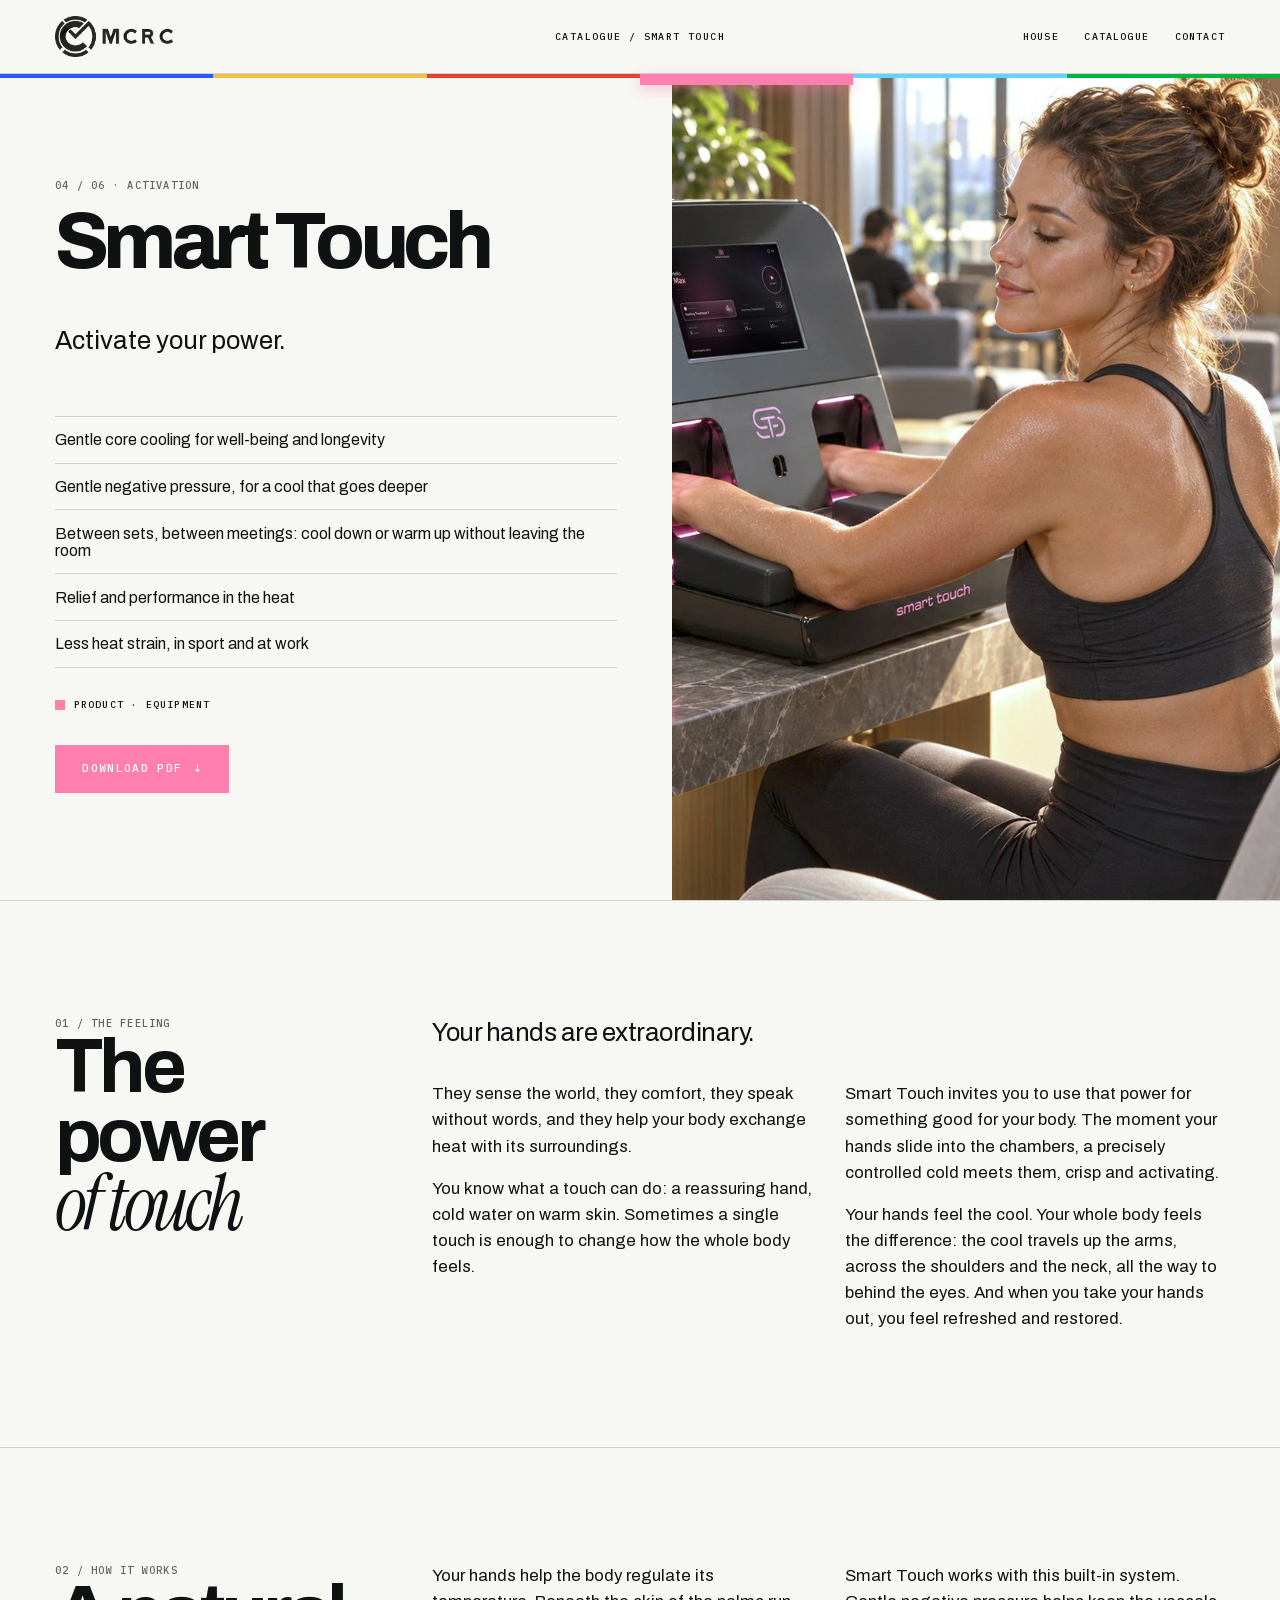
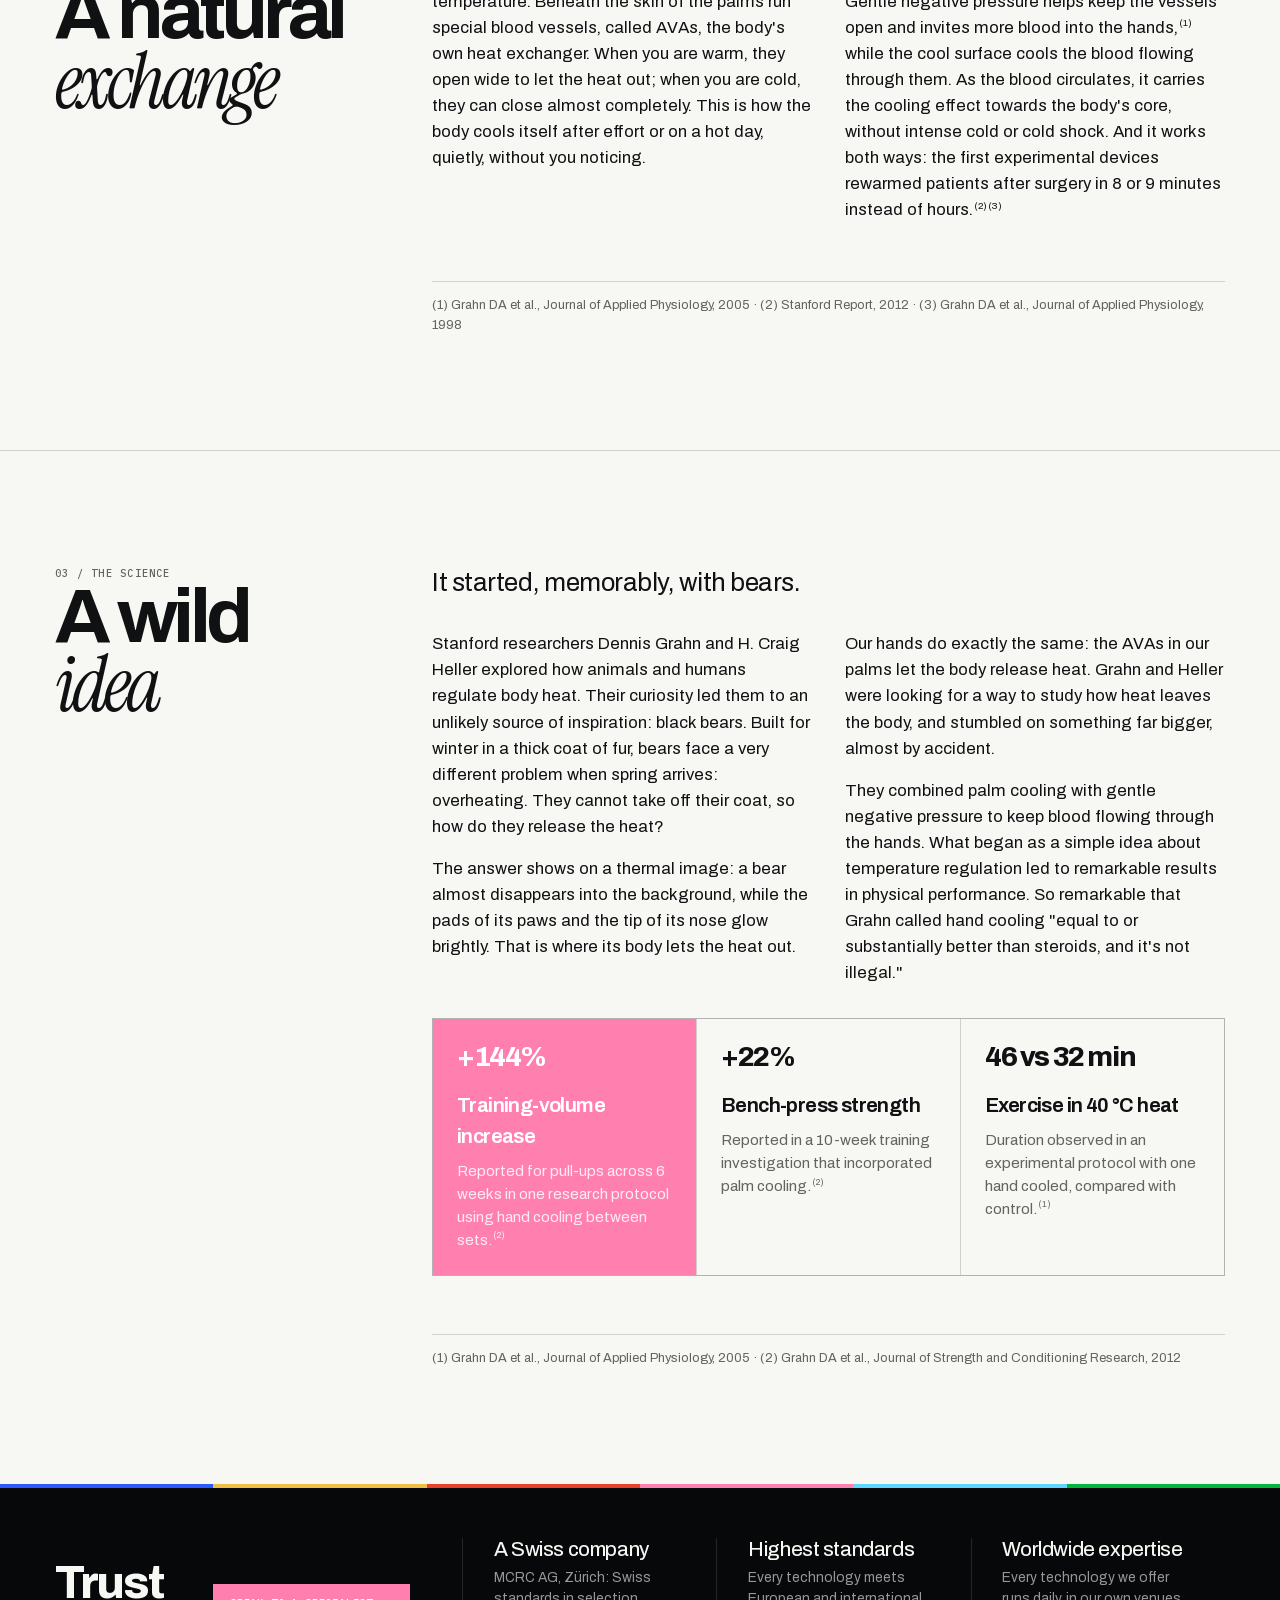
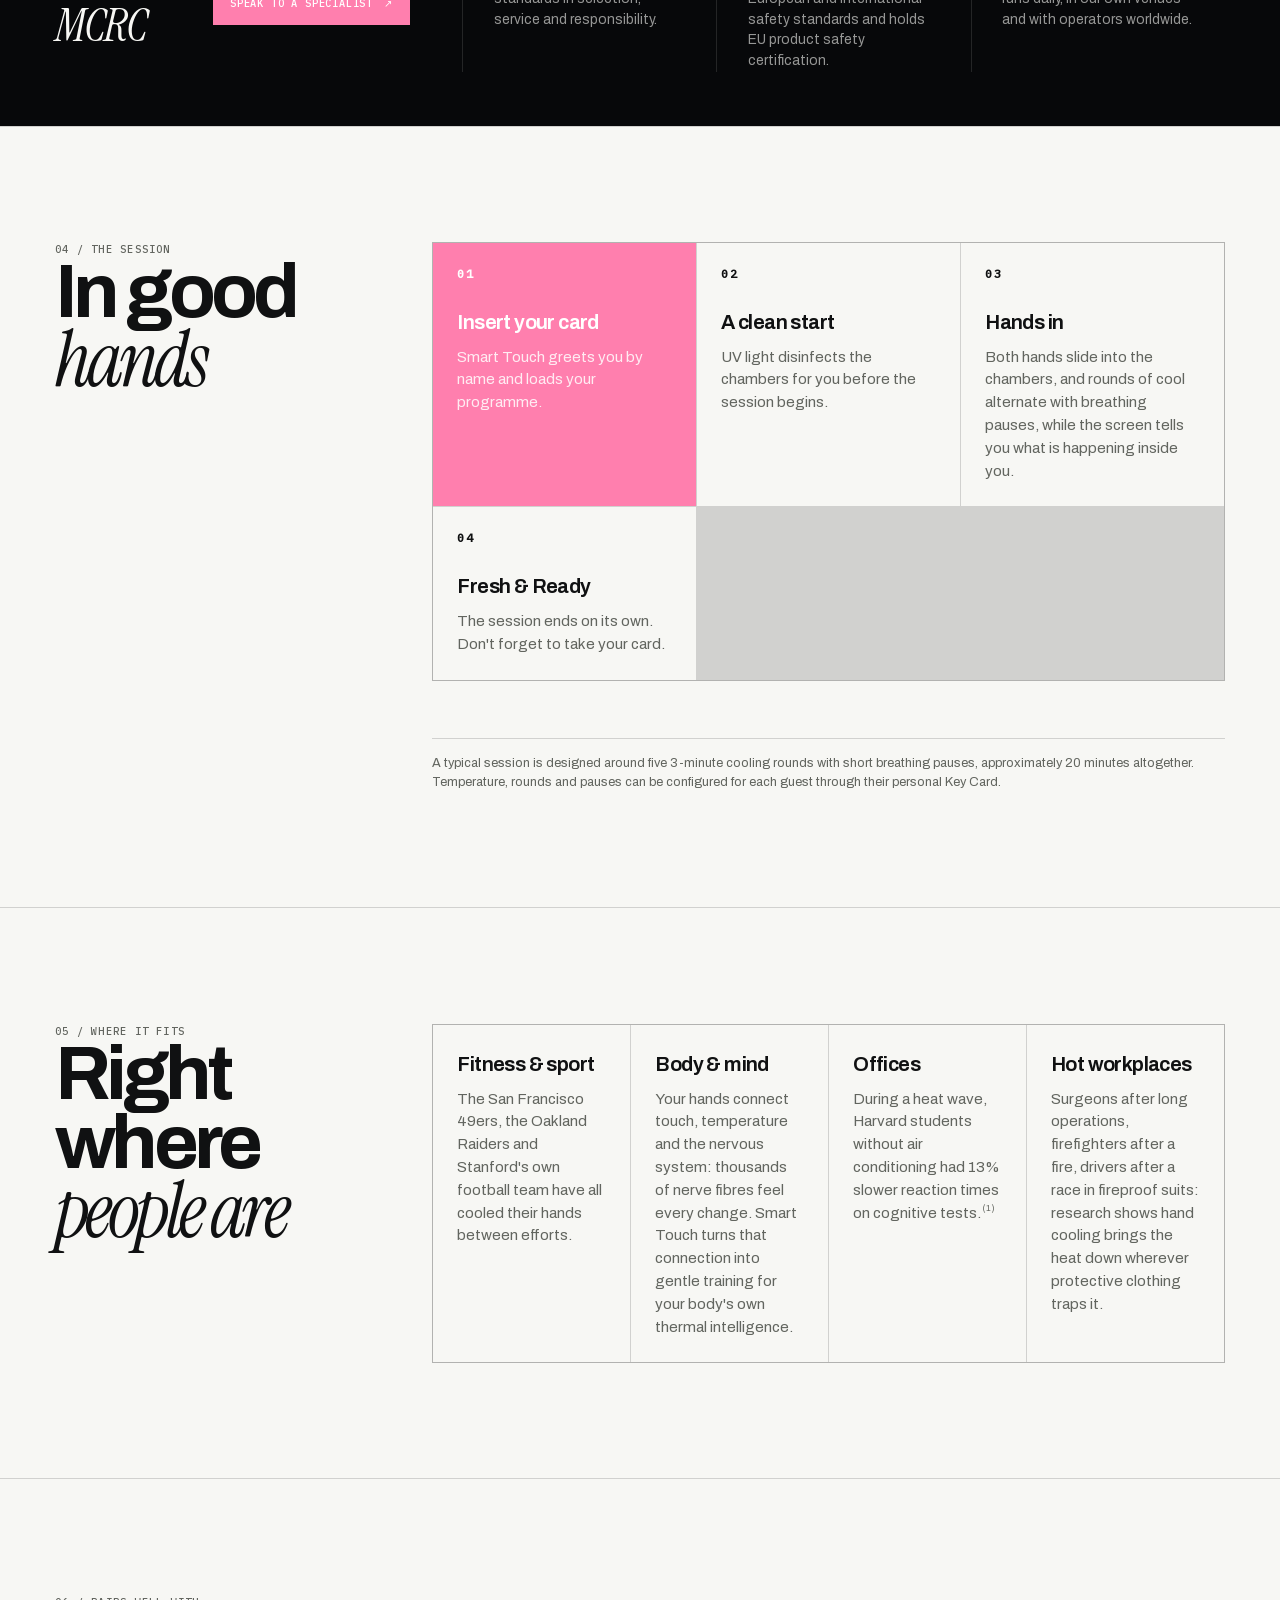
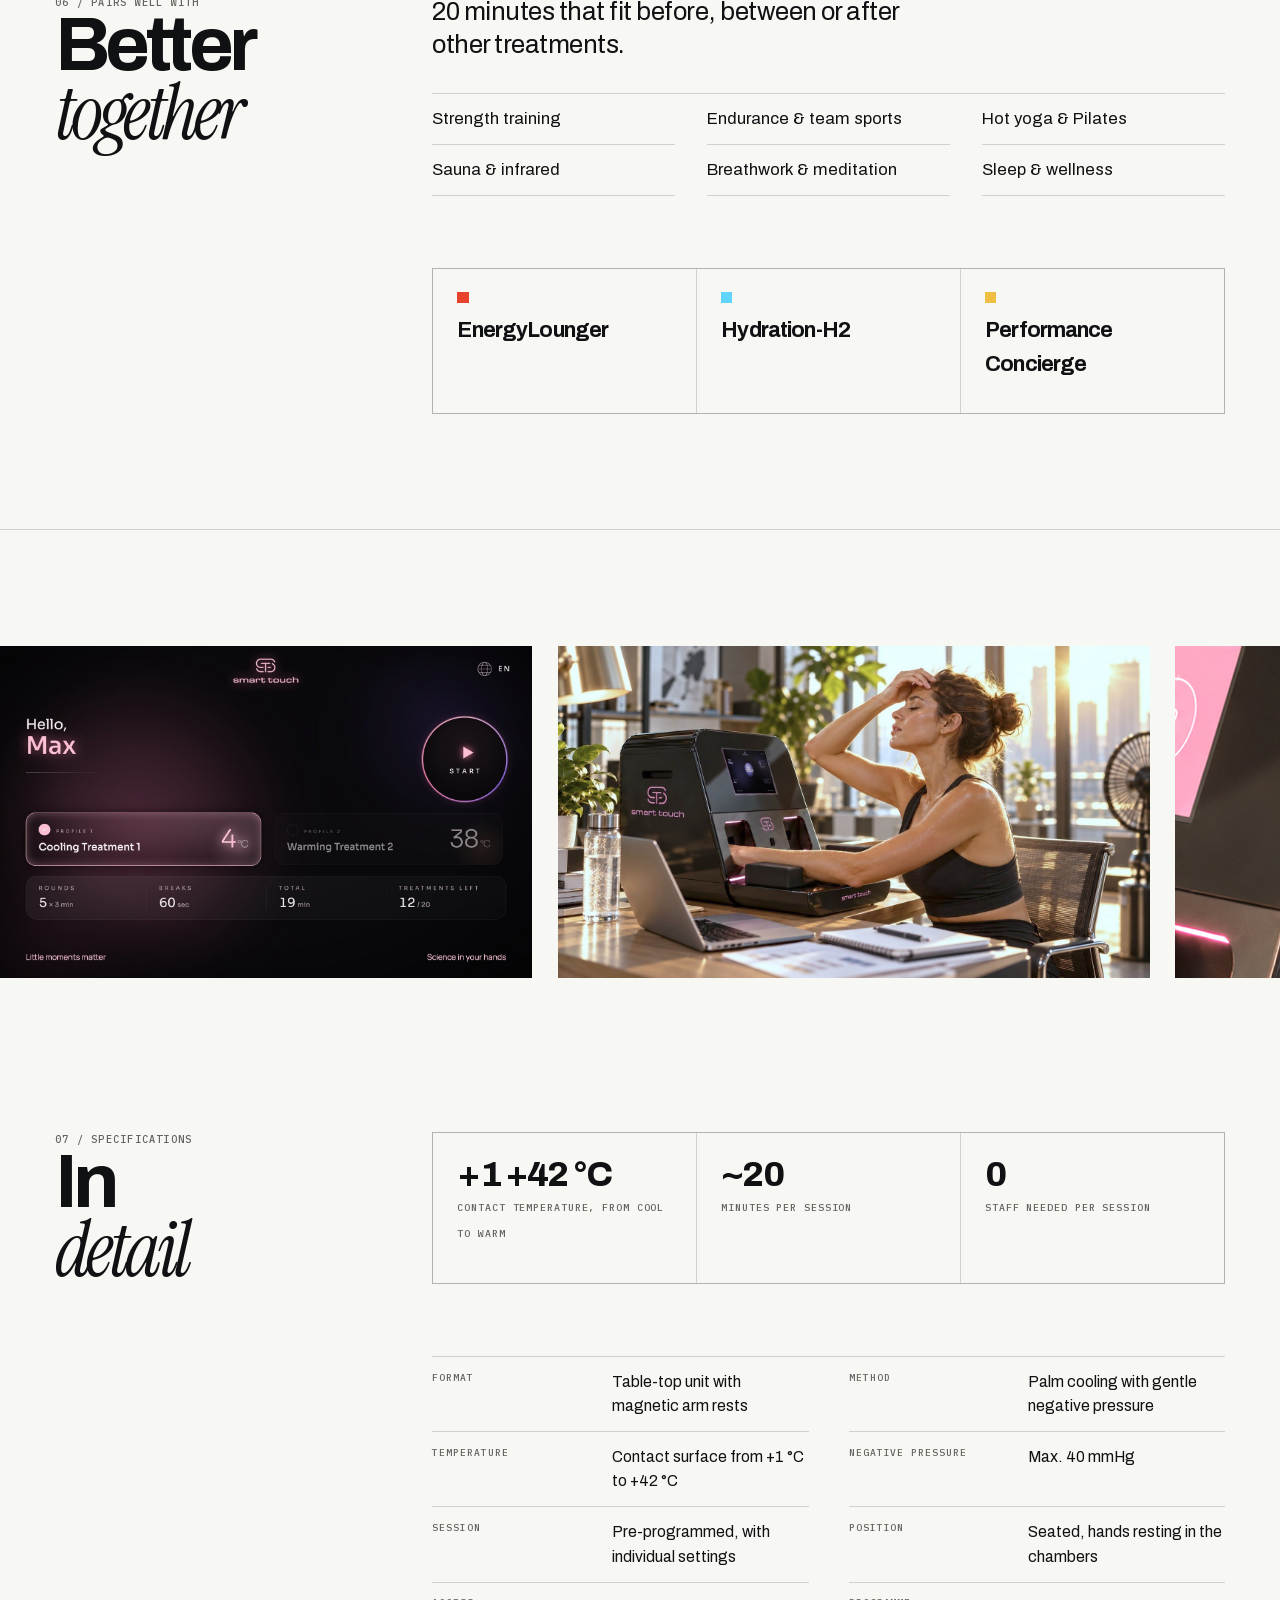
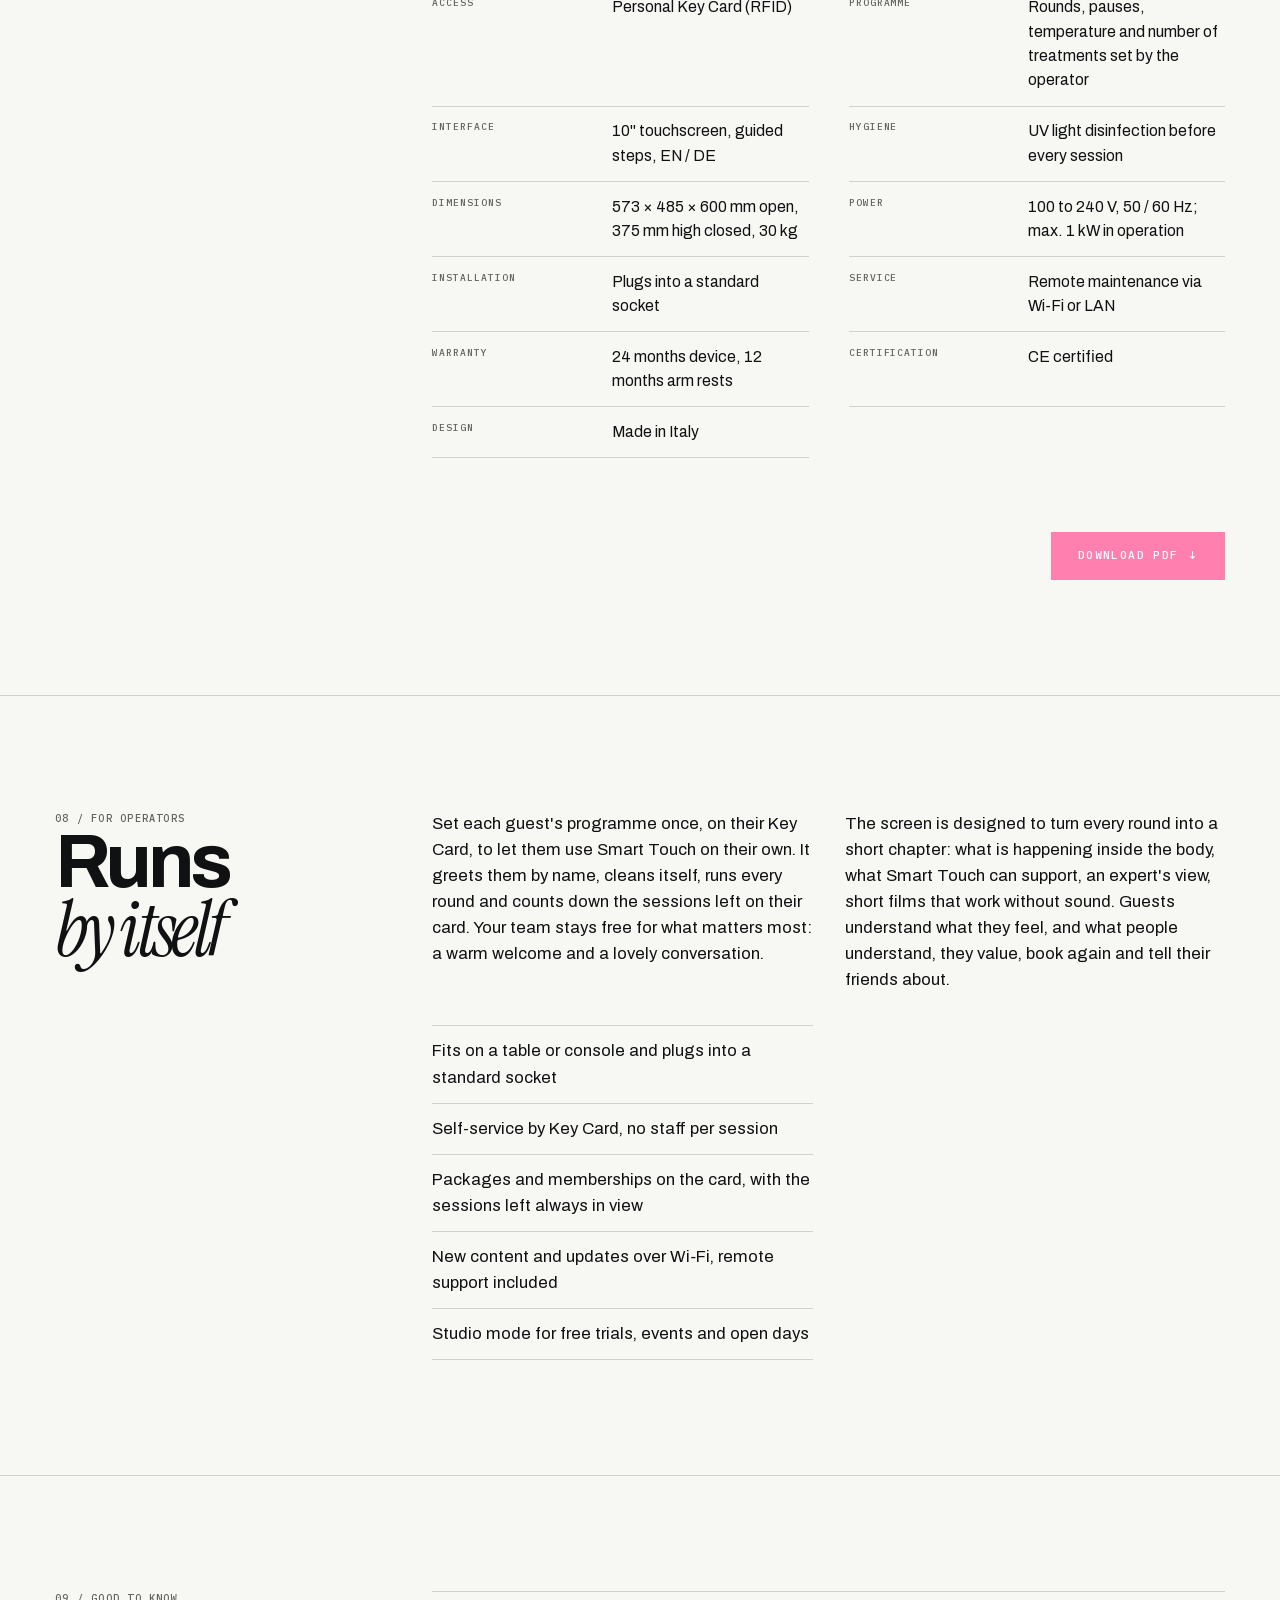
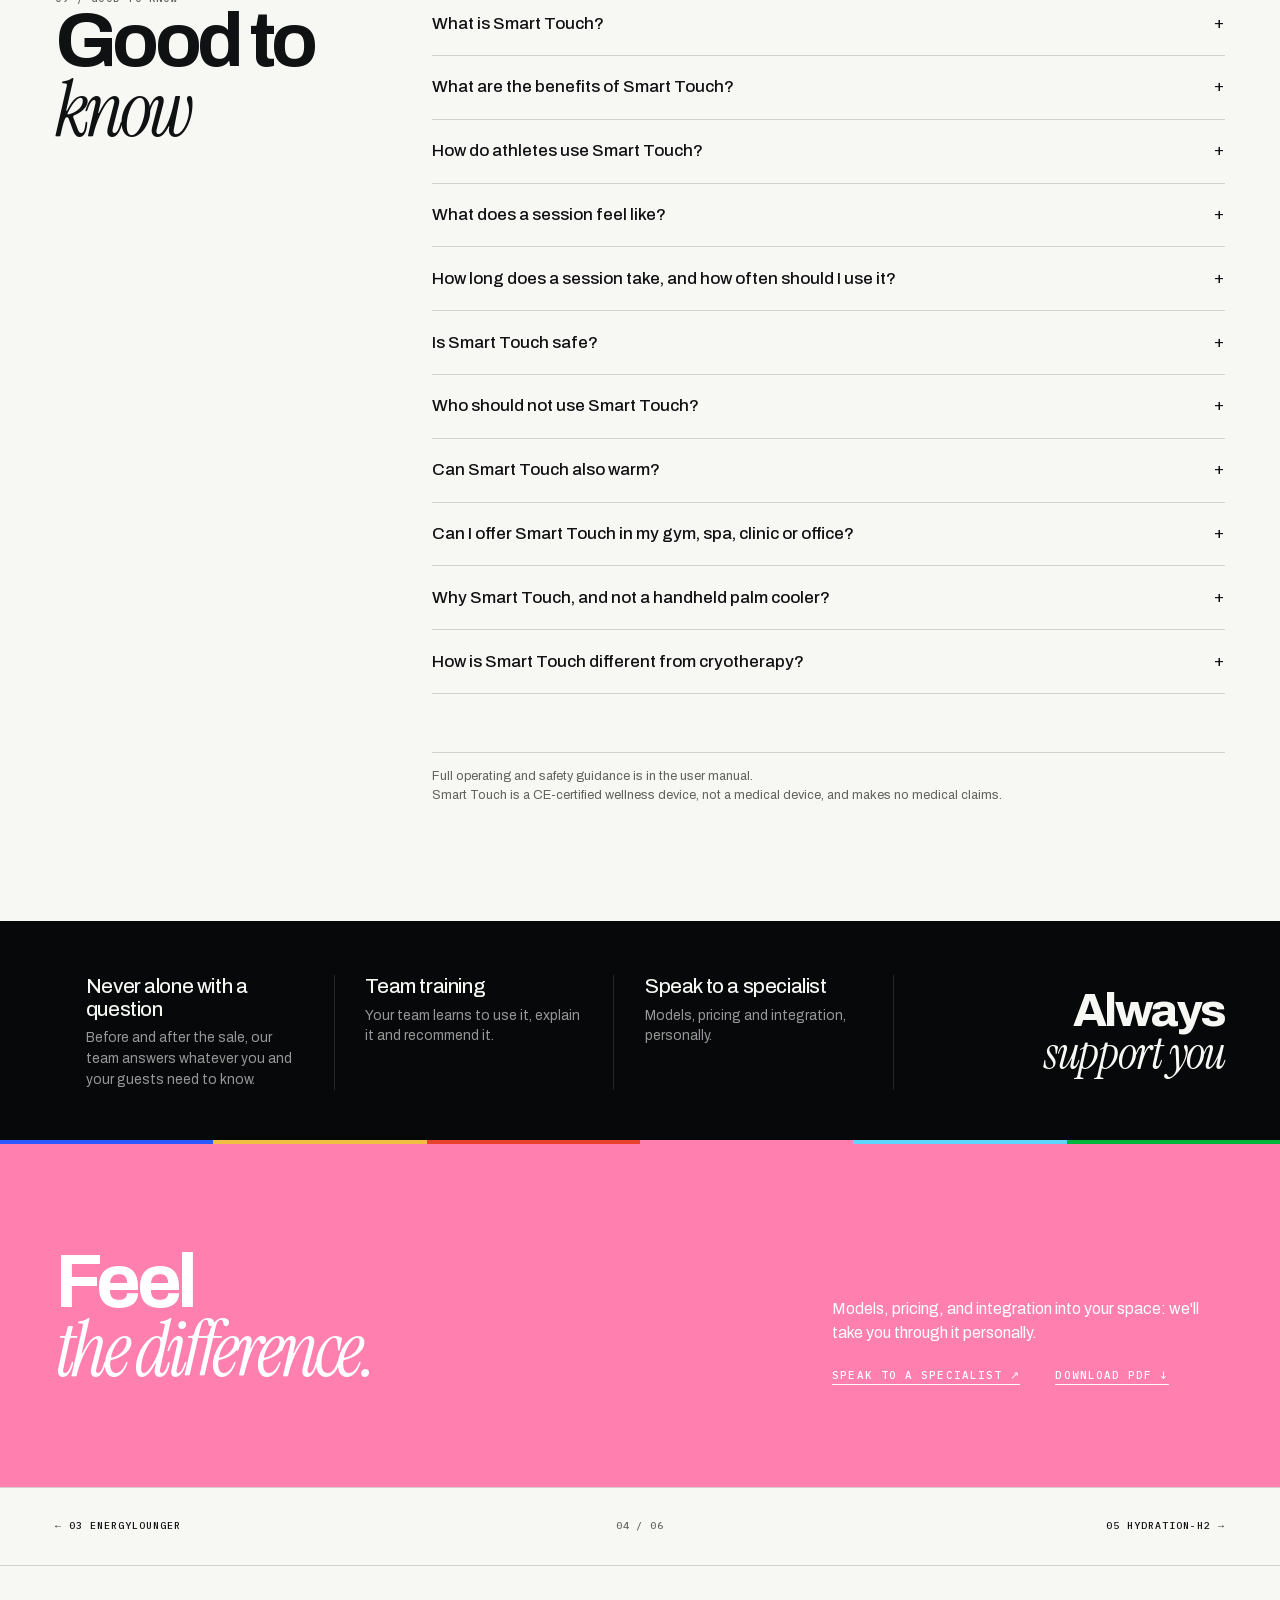
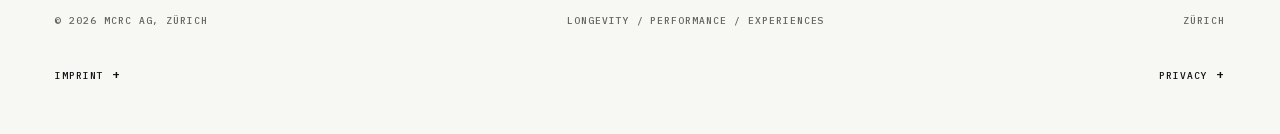
<file: smart-touch.html>
<!doctype html><html lang="en"><head><meta charset="utf-8"><meta name="viewport" content="width=device-width,initial-scale=1"><title>Smart Touch | Gentle Core Cooling for Well-being &amp; Longevity</title><meta name="description" content="Smart Touch: gentle core cooling through the palms, with soft negative pressure. 20 minutes, fully dressed, no cold shock. Made in Italy."><link rel="stylesheet" href="shared.css?v=20261025e"><script type="application/ld+json">{"@context": "https://schema.org", "@type": "FAQPage", "mainEntity": [{"@type": "Question", "name": "What is Smart Touch?", "acceptedAnswer": {"@type": "Answer", "text": "Smart Touch cools the body through the hands. The palms hold special blood vessels, called AVAs, made to release heat. When they are cooled, the blood carries the freshness through the whole body. Smart Touch pairs a precisely controlled cool surface with gentle negative pressure, which keeps those vessels open."}}, {"@type": "Question", "name": "What are the benefits of Smart Touch?", "acceptedAnswer": {"@type": "Answer", "text": "Smart Touch helps the body do what it does naturally: release heat. Research links the method to more endurance in the heat, more repetitions and higher training volume in strength training, and a faster cool-down after effort. Smart Touch takes the strain out of the moments when heat slows body and mind down: hot days, the sauna, protective clothing, a stuffy room. Warmth works the other way. It opens the same vessels and brings warmth back into the body after the cold, a winter run or a long day outside, leaving the hands warm and the body calm. And then there is the session itself: 20 quiet minutes with guided breathing, after which many people describe feeling refreshed, clear-headed and restored."}}, {"@type": "Question", "name": "How do athletes use Smart Touch?", "acceptedAnswer": {"@type": "Answer", "text": "In 4 ways. Between sets in strength training, a few minutes on Smart Touch after each set helps delay the fatigue that comes with heat, so the next set can be as strong as the last. On the sideline and at halftime: NFL teams such as the San Francisco 49ers and the Oakland Raiders have used palm cooling to bring the heat down between efforts. In endurance training in the heat, Smart Touch helps athletes keep going for longer. And after training, it brings body temperature down faster, so recovery can begin sooner. The hotter the conditions and the harder the effort, the more noticeable the difference."}}, {"@type": "Question", "name": "What does a session feel like?", "acceptedAnswer": {"@type": "Answer", "text": "Cool and crisp in the first round, then the cool settles. Between rounds, the screen guides you through short breathing pauses and explains what is happening inside you."}}, {"@type": "Question", "name": "How long does a session take, and how often should I use it?", "acceptedAnswer": {"@type": "Answer", "text": "About 20 minutes: 5 rounds of 3 minutes with 1-minute pauses, the standard protocol. The manufacturer recommends at least one session a week. Operators can adjust each guest's programme on the Key Card."}}, {"@type": "Question", "name": "Is Smart Touch safe?", "acceptedAnswer": {"@type": "Answer", "text": "Smart Touch is CE certified and designed for controlled sessions: the contact surface stays between +1 and +42 °C, every session ends automatically, and UV light disinfects the chambers before each one. The user manual sets out all precautions."}}, {"@type": "Question", "name": "Who should not use Smart Touch?", "acceptedAnswer": {"@type": "Answer", "text": "People with a pacemaker or implanted defibrillator, because the arm rests contain magnets, during pregnancy, or with a cold allergy."}}, {"@type": "Question", "name": "Can Smart Touch also warm?", "acceptedAnswer": {"@type": "Answer", "text": "Smart Touch is built to warm up to +42 °C, and warming programmes are being developed. It's a return to the roots: the very first palm cooling devices rewarmed patients after surgery."}}, {"@type": "Question", "name": "Can I offer Smart Touch in my gym, spa, clinic or office?", "acceptedAnswer": {"@type": "Answer", "text": "Yes. Guests use it on their own with a personal Key Card that holds their programme and remaining sessions, so it works as self-service, a package or a membership benefit. It sits on a table or console and plugs into a standard socket."}}, {"@type": "Question", "name": "Why Smart Touch, and not a handheld palm cooler?", "acceptedAnswer": {"@type": "Answer", "text": "Because the results that made palm cooling famous were not achieved with a cold object in the hand. Stanford's researchers combined gentle negative pressure, which opens the blood vessels of the palm, with a cool surface of 18 to 22 °C: cold enough to draw the heat out, warm enough to keep those vessels open. An ice-cold grip or a bucket of ice water does the opposite: the vessels close, and the heat stays in. Smart Touch is built on the original principle. A cold grip feels cool. Smart Touch cools you."}}, {"@type": "Question", "name": "How is Smart Touch different from cryotherapy?", "acceptedAnswer": {"@type": "Answer", "text": "They work in opposite ways. Whole-body cryotherapy uses a short, intense cold as a thermal shock: the body reacts, and that response is what it trains. Smart Touch avoids the shock. It gently cools the blood through the palms and lets it carry the cool towards the core, while you stay dressed and in the middle of your day. Cryotherapy challenges the body; Smart Touch supports it."}}]}</script>
<meta property="og:type" content="product">
<meta property="og:title" content="Smart Touch | Gentle Core Cooling for Well-being &amp; Longevity">
<meta property="og:description" content="Smart Touch: gentle core cooling through the palms, with soft negative pressure. 20 minutes, fully dressed, no cold shock. Made in Italy.">
<meta name="twitter:card" content="summary_large_image">
<script type="application/ld+json">{"@context": "https://schema.org", "@type": "Product", "name": "Smart Touch", "brand": {"@type": "Brand", "name": "Smart Touch"}, "category": "Palm cooling system", "description": "Smart Touch: gentle core cooling through the palms, with soft negative pressure. 20 minutes, fully dressed, no cold shock. Made in Italy.", "image": "assets/img/smart-touch-gym-lounge.jpg", "countryOfOrigin": "IT", "additionalProperty": [{"@type": "PropertyValue", "name": "Contact temperature", "value": "+1 to +42 °C"}, {"@type": "PropertyValue", "name": "Session", "value": "About 20 minutes, pre-programmed with individual settings"}, {"@type": "PropertyValue", "name": "Access", "value": "Personal Key Card (RFID)"}, {"@type": "PropertyValue", "name": "Certification", "value": "CE certified"}]}</script>
<link rel="canonical" href="https://mcrc.ch/smart-touch"><meta property="og:image" content="https://mcrc.ch/assets/img/smart-touch-gym-lounge.jpg"><link rel="icon" type="image/png" href="assets/img/favicon.png"><link rel="apple-touch-icon" href="assets/img/apple-touch-icon.png"><meta property="og:url" content="https://mcrc.ch/smart-touch"><meta property="og:site_name" content="MCRC"><script src="assets/js/swipe.js?v=2"></script>
</head>
<body style="--accent:#FF7FAE">
<header class="site-header"><a class="brand brand-logo" href="/"><img src="assets/img/mcrc-logo.png" width="381" height="132" alt="MCRC · Longevity, Performance, Experiences"></a><div class="head-mid">Catalogue / Smart Touch</div><nav class="nav"><a href="/">House</a><a href="/catalogue">Catalogue</a><a href="/#contact">Contact</a></nav><nav class="prod-bar" aria-label="Products"><a href="/coolzoone" style="--c:#2B59FF"><span>Coolzoone</span></a><a href="/performance-concierge" style="--c:#EFBF43"><span>Performance Concierge</span></a><a href="/energylounger" style="--c:#E8412C"><span>EnergyLounger</span></a><a href="/smart-touch" style="--c:#FF7FAE" aria-current="page"><span>Smart Touch</span></a><a href="/hydration-h2" style="--c:#5FD4FF"><span>Hydration-H2</span></a><a href="/human-regenerator" style="--c:#00B63C"><span>Human Regenerator</span></a></nav></header>
<main id="content">

<section class="profile-hero"><div class="profile-copy"><div class="profile-index">04 / 06 · Activation</div><h1 class="profile-title">Smart Touch</h1><p class="profile-lede">Activate your power.</p><ul class="profile-facts"><li>Gentle core cooling for well-being and longevity</li><li>Gentle negative pressure, for a cool that goes deeper</li><li>Between sets, between meetings: cool down or warm up without leaving the room</li><li>Relief and performance in the heat</li><li>Less heat strain, in sport and at work</li></ul><div class="profile-cat">Product · Equipment</div><div class="profile-actions"><a class="cta-box" href="assets/pdf/MCRC-Smart-Touch.pdf" target="_blank" rel="noopener">Download PDF <span>↓</span></a></div></div><div class="profile-visual"><img width="1448" height="1086" src="assets/img/smart-touch-gym-lounge.jpg" alt="A woman in sportswear smiles with her hands in Smart Touch in a gym lounge" style="object-position:68% center"></div></section>

<section class="section"><div><div class="kicker">01 / The feeling</div><h2>The power<br><em>of touch</em></h2></div><div class="section-body"><p class="lead-p">Your hands are extraordinary.</p><div><p style="margin-bottom:1rem">They sense the world, they comfort, they speak without words, and they help your body exchange heat with its surroundings.</p><p>You know what a touch can do: a reassuring hand, cold water on warm skin. Sometimes a single touch is enough to change how the whole body feels.</p></div><div><p style="margin-bottom:1rem">Smart Touch invites you to use that power for something good for your body. The moment your hands slide into the chambers, a precisely controlled cold meets them, crisp and activating.</p><p>Your hands feel the cool. Your whole body feels the difference: the cool travels up the arms, across the shoulders and the neck, all the way to behind the eyes. And when you take your hands out, you feel refreshed and restored.</p></div></div></section>

<section class="section"><div><div class="kicker">02 / How it works</div><h2>A natural<br><em>exchange</em></h2></div><div class="section-body"><p>Your hands help the body regulate its temperature. Beneath the skin of the palms run special blood vessels, called AVAs, the body's own heat exchanger. When you are warm, they open wide to let the heat out; when you are cold, they can close almost completely. This is how the body cools itself after effort or on a hot day, quietly, without you noticing.</p><p>Smart Touch works with this built-in system. Gentle negative pressure helps keep the vessels open and invites more blood into the hands,<sup class="ref"><a href="https://doi.org/10.1152/japplphysiol.00093.2005" target="_blank" rel="noopener" title="Open the source">(1)</a></sup> while the cool surface cools the blood flowing through them. As the blood circulates, it carries the cooling effect towards the body's core, without intense cold or cold shock. And it works both ways: the first experimental devices rewarmed patients after surgery in 8 or 9 minutes instead of hours.<sup class="ref"><a href="https://news.stanford.edu/stories/2012/08/cooling-glove-research-082912" target="_blank" rel="noopener" title="Open the source">(2)</a></sup><sup class="ref"><a href="https://doi.org/10.1152/jappl.1998.85.5.1643" target="_blank" rel="noopener" title="Open the source">(3)</a></sup></p><p class="full" style="font-size:.8rem;line-height:1.5;color:var(--muted);margin-top:1.6rem;padding-top:.9rem;border-top:1px solid var(--hair)">(1) Grahn DA et al., <a href="https://doi.org/10.1152/japplphysiol.00093.2005" target="_blank" rel="noopener">Journal of Applied Physiology, 2005</a> · (2) <a href="https://news.stanford.edu/stories/2012/08/cooling-glove-research-082912" target="_blank" rel="noopener">Stanford Report, 2012</a> · (3) Grahn DA et al., <a href="https://doi.org/10.1152/jappl.1998.85.5.1643" target="_blank" rel="noopener">Journal of Applied Physiology, 1998</a></p></div></section>

<section class="section"><div><div class="kicker">03 / The science</div><h2>A wild<br><em>idea</em></h2></div><div class="section-body"><p class="lead-p">It started, memorably, with bears.</p><div><p style="margin-bottom:1rem">Stanford researchers Dennis Grahn and H. Craig Heller explored how animals and humans regulate body heat. Their curiosity led them to an unlikely source of inspiration: black bears. Built for winter in a thick coat of fur, bears face a very different problem when spring arrives: overheating. They cannot take off their coat, so how do they release the heat?</p><p>The answer shows on a thermal image: a bear almost disappears into the background, while the pads of its paws and the tip of its nose glow brightly. That is where its body lets the heat out.</p></div><div><p style="margin-bottom:1rem">Our hands do exactly the same: the AVAs in our palms let the body release heat. Grahn and Heller were looking for a way to study how heat leaves the body, and stumbled on something far bigger, almost by accident.</p><p>They combined palm cooling with gentle negative pressure to keep blood flowing through the hands. What began as a simple idea about temperature regulation led to remarkable results in physical performance. So remarkable that Grahn called hand cooling "equal to or substantially better than steroids, and it's not illegal."</p></div><div class="seam full"><div class="hl"><span class="n key">+144%</span><b>Training-volume increase</b><p>Reported for pull-ups across 6 weeks in one research protocol using hand cooling between sets.<sup class="ref"><a href="https://doi.org/10.1519/JSC.0b013e31823f8c1a" target="_blank" rel="noopener" title="Open the study">(2)</a></sup></p></div><div><span class="n key">+22%</span><b>Bench-press strength</b><p>Reported in a 10-week training investigation that incorporated palm cooling.<sup class="ref"><a href="https://doi.org/10.1519/JSC.0b013e31823f8c1a" target="_blank" rel="noopener" title="Open the study">(2)</a></sup></p></div><div><span class="n key">46 vs 32 min</span><b>Exercise in 40 °C heat</b><p>Duration observed in an experimental protocol with one hand cooled, compared with control.<sup class="ref"><a href="https://doi.org/10.1152/japplphysiol.00093.2005" target="_blank" rel="noopener" title="Open the study">(1)</a></sup></p></div></div><p class="full" style="font-size:.8rem;line-height:1.5;color:var(--muted);margin-top:1.6rem;padding-top:.9rem;border-top:1px solid var(--hair)">(1) Grahn DA et al., <a href="https://doi.org/10.1152/japplphysiol.00093.2005" target="_blank" rel="noopener">Journal of Applied Physiology, 2005</a> · (2) Grahn DA et al., <a href="https://doi.org/10.1519/JSC.0b013e31823f8c1a" target="_blank" rel="noopener">Journal of Strength and Conditioning Research, 2012</a></p></div></section><section class="vband" aria-label="Why MCRC"><div class="vband-head"><h2 class="vband-title">Trust<br><em>MCRC</em></h2><a class="cta-box" href="mailto:mail@mcrc.ch?subject=Smart%20Touch%20%C2%B7%20Speak%20to%20a%20specialist">Speak to a specialist <span>↗︎</span></a></div><div class="vband-in"><div class="vband-item"><b>A Swiss company</b><p>MCRC AG, Zürich: Swiss standards in selection, service and responsibility.</p></div><div class="vband-item"><b>Highest standards</b><p>Every technology meets European and international safety standards and holds EU product safety certification.</p></div><div class="vband-item"><b>Worldwide expertise</b><p>Every technology we offer runs daily, in our own venues and with operators worldwide.</p></div></div><div class="vband-bar" aria-hidden="true"></div></section>

<section class="section"><div><div class="kicker">04 / The session</div><h2>In good<br><em>hands</em></h2></div><div class="section-body"><div class="seam full"><div class="hl"><span class="n">01</span><b>Insert your card</b><p>Smart Touch greets you by name and loads your programme.</p></div><div><span class="n">02</span><b>A clean start</b><p>UV light disinfects the chambers for you before the session begins.</p></div><div><span class="n">03</span><b>Hands in</b><p>Both hands slide into the chambers, and rounds of cool alternate with breathing pauses, while the screen tells you what is happening inside you.</p></div><div><span class="n">04</span><b>Fresh &amp; Ready</b><p>The session ends on its own. Don't forget to take your card.</p></div></div><p class="full" style="font-size:.8rem;line-height:1.5;color:var(--muted);margin-top:1.6rem;padding-top:.9rem;border-top:1px solid var(--hair)">A typical session is designed around five 3-minute cooling rounds with short breathing pauses, approximately 20 minutes altogether. Temperature, rounds and pauses can be configured for each guest through their personal Key Card.</p></div></section>

<section class="section"><div><div class="kicker">05 / Where it fits</div><h2>Right where<br><em>people are</em></h2></div><div class="section-body"><div class="seam four full"><div><b>Fitness &amp; sport</b><p>The San Francisco 49ers, the Oakland Raiders and Stanford's own football team have all cooled their hands between efforts.</p></div><div><b>Body &amp; mind</b><p>Your hands connect touch, temperature and the nervous system: thousands of nerve fibres feel every change. Smart Touch turns that connection into gentle training for your body's own thermal intelligence.</p></div><div><b>Offices</b><p>During a heat wave, Harvard students without air conditioning had 13% slower reaction times on cognitive tests.<sup class="ref"><a href="https://doi.org/10.1371/journal.pmed.1002605" target="_blank" rel="noopener" title="Open the study">(1)</a></sup></p></div><div><b>Hot workplaces</b><p>Surgeons after long operations, firefighters after a fire, drivers after a race in fireproof suits: research shows hand cooling brings the heat down wherever protective clothing traps it.</p></div></div></div></section><section class="section"><div><div class="kicker">06 / Pairs well with</div><h2>Better<br><em>together</em></h2></div><div class="section-body"><p class="lead-p">20 minutes that fit before, between or after other treatments.</p><ul class="full" style="display:grid;grid-template-columns:repeat(auto-fit,minmax(min(100%,14rem),1fr));column-gap:2rem;margin-bottom:2.5rem"><li>Strength training</li><li>Endurance &amp; team sports</li><li>Hot yoga &amp; Pilates</li><li>Sauna &amp; infrared</li><li>Breathwork &amp; meditation</li><li>Sleep &amp; wellness</li></ul><div class="pairs full"><a href="/energylounger" target="_blank" rel="noopener" style="--c:#E8412C"><b>EnergyLounger</b></a><a href="/hydration-h2" target="_blank" rel="noopener" style="--c:#5FD4FF" data-tone="dark"><b>Hydration-H2</b></a><a href="/performance-concierge" target="_blank" rel="noopener" style="--c:#EFBF43" data-tone="dark"><b>Performance Concierge</b></a></div></div></section>

<section class="section"><div class="car-band" data-carousel aria-label="Smart Touch images"><div class="car-track"><figure class="car-slide"><img width="1600" height="1000" src="assets/img/smart-touch-screen-ready.jpg" alt="The Smart Touch screen greets Max and offers a cooling and a warming profile" loading="lazy"></figure><figure class="car-slide"><img width="1600" height="900" src="assets/img/smart-touch-office-heat.jpg" alt="On a hot day at the office, a woman cools down with Smart Touch beside her laptop" loading="lazy"></figure><figure class="car-slide"><img width="780" height="510" src="assets/img/smart-touch-chambers.jpg" alt="Close-up of the Smart Touch side panel with the glowing pink logo" loading="lazy"></figure><figure class="car-slide"><img width="1448" height="1086" src="assets/img/smart-touch-rooftop.jpg" alt="A woman uses Smart Touch on a rooftop terrace above the city at sunset" loading="lazy"></figure><figure class="car-slide"><img width="1600" height="1000" src="assets/img/smart-touch-screen-uv.jpg" alt="The screen glows violet while UV light cleans the chamber" loading="lazy"></figure><figure class="car-slide"><img width="1448" height="1086" src="assets/img/smart-touch-spa.jpg" alt="Close-up of a guest with her forearms on the cushions and hands in Smart Touch in a candlelit spa" loading="lazy"></figure><figure class="car-slide"><img width="1600" height="1000" src="assets/img/smart-touch-screen-round.jpg" alt="During a round, the screen shows the time left and a short chapter" loading="lazy"></figure><figure class="car-slide"><img width="1014" height="941" src="assets/img/smart-touch-office-desk.jpg" alt="A woman in a white shirt uses Smart Touch at her desk between meetings" loading="lazy"></figure><figure class="car-slide"><img width="1600" height="1000" src="assets/img/smart-touch-screen-break.jpg" alt="A breathing pause between rounds, with a glowing orb" loading="lazy"></figure><figure class="car-slide"><img width="641" height="519" src="assets/img/smart-touch-terrace.jpg" alt="A woman in sunglasses uses Smart Touch on a hotel terrace by the pool" loading="lazy"></figure><figure class="car-slide"><img width="641" height="409" src="assets/img/smart-touch-gym.jpg" alt="A woman cools down with Smart Touch after training" loading="lazy"></figure><figure class="car-slide"><img width="420" height="310" src="assets/img/smart-touch-logo.jpg" alt="The Smart Touch logo on the side of the device" loading="lazy"></figure><figure class="car-slide"><img width="1600" height="1000" src="assets/img/smart-touch-screen-complete.jpg" alt="The session ends with Beautifully done, Max" loading="lazy"></figure></div></div><div><div class="kicker">07 / Specifications</div><h2>In<br><em>detail</em></h2></div><div class="section-body"><div class="spec-grid full"><div class="spec"><b>+1 +42 °C</b><span>contact temperature, from cool to warm</span></div><div class="spec"><b>~20</b><span>minutes per session</span></div><div class="spec"><b>0</b><span>staff needed per session</span></div></div><dl class="spec-table full"><div><dt>Format</dt><dd>Table-top unit with magnetic arm rests</dd></div><div><dt>Method</dt><dd>Palm cooling with gentle negative pressure</dd></div><div><dt>Temperature</dt><dd>Contact surface from +1 °C to +42 °C</dd></div><div><dt>Negative pressure</dt><dd>Max. 40 mmHg</dd></div><div><dt>Session</dt><dd>Pre-programmed, with individual settings</dd></div><div><dt>Position</dt><dd>Seated, hands resting in the chambers</dd></div><div><dt>Access</dt><dd>Personal Key Card (RFID)</dd></div><div><dt>Programme</dt><dd>Rounds, pauses, temperature and number of treatments set by the operator</dd></div><div><dt>Interface</dt><dd>10" touchscreen, guided steps, EN / DE</dd></div><div><dt>Hygiene</dt><dd>UV light disinfection before every session</dd></div><div><dt>Dimensions</dt><dd>573 × 485 × 600 mm open, 375 mm high closed, 30 kg</dd></div><div><dt>Power</dt><dd>100 to 240 V, 50 / 60 Hz; max. 1 kW in operation</dd></div><div><dt>Installation</dt><dd>Plugs into a standard socket</dd></div><div><dt>Service</dt><dd>Remote maintenance via Wi‑Fi or LAN</dd></div><div><dt>Warranty</dt><dd>24 months device, 12 months arm rests</dd></div><div><dt>Certification</dt><dd>CE certified</dd></div><div><dt>Design</dt><dd>Made in Italy</dd></div></dl><div class="cta-boxes full"><a class="cta-box" href="assets/pdf/MCRC-Smart-Touch.pdf" target="_blank" rel="noopener">Download PDF <span>↓</span></a></div></div></section>

<section class="section"><div><div class="kicker">08 / For operators</div><h2>Runs<br><em>by itself</em></h2></div><div class="section-body"><p>Set each guest's programme once, on their Key Card, to let them use Smart Touch on their own. It greets them by name, cleans itself, runs every round and counts down the sessions left on their card. Your team stays free for what matters most: a warm welcome and a lovely conversation.</p><p>The screen is designed to turn every round into a short chapter: what is happening inside the body, what Smart Touch can support, an expert's view, short films that work without sound. Guests understand what they feel, and what people understand, they value, book again and tell their friends about.</p><ul><li>Fits on a table or console and plugs into a standard socket</li><li>Self-service by Key Card, no staff per session</li><li>Packages and memberships on the card, with the sessions left always in view</li><li>New content and updates over Wi‑Fi, remote support included</li><li>Studio mode for free trials, events and open days</li></ul></div></section><section class="section"><div><div class="kicker">09 / Good to know</div><h2>Good to <em>know</em></h2></div><div class="section-body"><div class="faq full"><details class="faq-item"><summary>What is Smart Touch?</summary><p>Smart Touch cools the body through the hands. The palms hold special blood vessels, called AVAs, made to release heat. When they are cooled, the blood carries the freshness through the whole body. Smart Touch pairs a precisely controlled cool surface with gentle negative pressure, which keeps those vessels open.</p></details><details class="faq-item"><summary>What are the benefits of Smart Touch?</summary><p>Smart Touch helps the body do what it does naturally: release heat. Research links the method to more endurance in the heat, more repetitions and higher training volume in strength training, and a faster cool-down after effort. Smart Touch takes the strain out of the moments when heat slows body and mind down: hot days, the sauna, protective clothing, a stuffy room. Warmth works the other way. It opens the same vessels and brings warmth back into the body after the cold, a winter run or a long day outside, leaving the hands warm and the body calm. And then there is the session itself: 20 quiet minutes with guided breathing, after which many people describe feeling refreshed, clear-headed and restored.</p></details><details class="faq-item"><summary>How do athletes use Smart Touch?</summary><p>In 4 ways. Between sets in strength training, a few minutes on Smart Touch after each set helps delay the fatigue that comes with heat, so the next set can be as strong as the last. On the sideline and at halftime: NFL teams such as the San Francisco 49ers and the Oakland Raiders have used palm cooling to bring the heat down between efforts. In endurance training in the heat, Smart Touch helps athletes keep going for longer. And after training, it brings body temperature down faster, so recovery can begin sooner. The hotter the conditions and the harder the effort, the more noticeable the difference.</p></details><details class="faq-item"><summary>What does a session feel like?</summary><p>Cool and crisp in the first round, then the cool settles. Between rounds, the screen guides you through short breathing pauses and explains what is happening inside you.</p></details><details class="faq-item"><summary>How long does a session take, and how often should I use it?</summary><p>About 20 minutes: 5 rounds of 3 minutes with 1-minute pauses, the standard protocol. The manufacturer recommends at least one session a week. Operators can adjust each guest's programme on the Key Card.</p></details><details class="faq-item"><summary>Is Smart Touch safe?</summary><p>Smart Touch is CE certified and designed for controlled sessions: the contact surface stays between +1 and +42 °C, every session ends automatically, and UV light disinfects the chambers before each one. The user manual sets out all precautions.</p></details><details class="faq-item"><summary>Who should not use Smart Touch?</summary><p>People with a pacemaker or implanted defibrillator, because the arm rests contain magnets, during pregnancy, or with a cold allergy.</p></details><details class="faq-item"><summary>Can Smart Touch also warm?</summary><p>Smart Touch is built to warm up to +42 °C, and warming programmes are being developed. It's a return to the roots: the very first palm cooling devices rewarmed patients after surgery.</p></details><details class="faq-item"><summary>Can I offer Smart Touch in my gym, spa, clinic or office?</summary><p>Yes. Guests use it on their own with a personal Key Card that holds their programme and remaining sessions, so it works as self-service, a package or a membership benefit. It sits on a table or console and plugs into a standard socket.</p></details><details class="faq-item"><summary>Why Smart Touch, and not a handheld palm cooler?</summary><p>Because the results that made palm cooling famous were not achieved with a cold object in the hand. Stanford's researchers combined gentle negative pressure, which opens the blood vessels of the palm, with a cool surface of 18 to 22 °C: cold enough to draw the heat out, warm enough to keep those vessels open.<sup class="ref"><a href="https://doi.org/10.1152/japplphysiol.00093.2005" target="_blank" rel="noopener" title="Open the study">(1)</a></sup> An ice-cold grip or a bucket of ice water does the opposite: the vessels close, and the heat stays in. Smart Touch is built on the original principle. A cold grip feels cool. Smart Touch cools you.</p></details><details class="faq-item"><summary>How is Smart Touch different from cryotherapy?</summary><p>They work in opposite ways. Whole-body cryotherapy uses a short, intense cold as a thermal shock: the body reacts, and that response is what it trains. Smart Touch avoids the shock. It gently cools the blood through the palms and lets it carry the cool towards the core, while you stay dressed and in the middle of your day. Cryotherapy challenges the body; Smart Touch supports it.</p></details></div><p class="full" style="font-size:.8rem;line-height:1.5;color:var(--muted);margin-top:1.6rem;padding-top:.9rem;border-top:1px solid var(--hair)">Full operating and safety guidance is in the user manual.<br>Smart Touch is a CE-certified wellness device, not a medical device, and makes no medical claims.</p></div></section>



<section class="vband vband-alt" aria-label="How MCRC supports you"><h2 class="vband-title">Always<br><em>support you</em></h2><div class="vband-in"><div class="vband-item"><b>Never alone with a question</b><p>Before and after the sale, our team answers whatever you and your guests need to know.</p></div><div class="vband-item"><b>Team training</b><p>Your team learns to use it, explain it and recommend it.</p></div><div class="vband-item"><b>Speak to a specialist</b><p>Models, pricing and integration, personally.</p></div></div><div class="vband-bar" aria-hidden="true"></div></section>

<section class="cta-band"><h2>Feel<br><em>the difference.</em></h2><div><p>Models, pricing, and integration into your space: we'll take you through it personally.</p><div style="display:flex;flex-wrap:wrap;gap:1rem 2.2rem"><a class="cta" href="mailto:mail@mcrc.ch?subject=Smart%20Touch%20%C2%B7%20Speak%20to%20a%20specialist">Speak to a specialist <span>↗︎</span></a><a class="cta" href="assets/pdf/MCRC-Smart-Touch.pdf" target="_blank" rel="noopener">Download PDF <span>↓</span></a></div></div></section>

<nav class="chapter-nav"><a href="/energylounger">← 03 EnergyLounger</a><span class="count">04 / 06</span><a class="next" href="/hydration-h2">05 Hydration-H2 →</a></nav></main>
<footer id="imprint"><div class="foot-line"><span>© 2026 MCRC AG, Zürich</span><span>Longevity / Performance / Experiences</span><span>Zürich</span></div><div class="legal"><details><summary>Imprint</summary><p>Medical Cryo Race Club (MCRC) AG<br>Heinrichstrasse 215 · 8005 Zürich · Switzerland<br>UID: CHE-403.646.689 · Commercial Register of the Canton of Zürich<br>Email: <a href="mailto:mail@mcrc.ch">mail@mcrc.ch</a></p></details><details><summary>Privacy</summary><p>This website uses no cookies and no tracking. All fonts are loaded locally; no connections are made to third-party servers. If you contact us by email, we use your details only to answer your enquiry. The operators of linked external websites are solely responsible for their content.</p></details></div></footer>
<script src="assets/js/carousel.js"></script>
</body></html>
</file>
<file: shared.css>
/* latin-ext */
@font-face {
  font-family: 'Archivo';
  font-style: normal;
  font-weight: 100 900;
  font-stretch: 75% 125%;
  font-display: swap;
  src: url(assets/fonts/archivo-normal-100-900-latin-ext.woff2) format('woff2');
  unicode-range: U+0100-02BA, U+02BD-02C5, U+02C7-02CC, U+02CE-02D7, U+02DD-02FF, U+0304, U+0308, U+0329, U+1D00-1DBF, U+1E00-1E9F, U+1EF2-1EFF, U+2020, U+20A0-20AB, U+20AD-20C4, U+2113, U+2C60-2C7F, U+A720-A7FF;
}
/* latin */
@font-face {
  font-family: 'Archivo';
  font-style: normal;
  font-weight: 100 900;
  font-stretch: 75% 125%;
  font-display: swap;
  src: url(assets/fonts/archivo-normal-100-900-latin.woff2) format('woff2');
  unicode-range: U+0000-00FF, U+0131, U+0152-0153, U+02BB-02BC, U+02C6, U+02DA, U+02DC, U+0304, U+0308, U+0329, U+2000-206F, U+20AC, U+2122, U+2191, U+2193, U+2212, U+2215, U+FEFF, U+FFFD;
}
/* latin-ext */
@font-face {
  font-family: 'IBM Plex Mono';
  font-style: normal;
  font-weight: 400;
  font-display: swap;
  src: url(assets/fonts/ibm-plex-mono-normal-400-latin-ext.woff2) format('woff2');
  unicode-range: U+0100-02BA, U+02BD-02C5, U+02C7-02CC, U+02CE-02D7, U+02DD-02FF, U+0304, U+0308, U+0329, U+1D00-1DBF, U+1E00-1E9F, U+1EF2-1EFF, U+2020, U+20A0-20AB, U+20AD-20C4, U+2113, U+2C60-2C7F, U+A720-A7FF;
}
/* latin */
@font-face {
  font-family: 'IBM Plex Mono';
  font-style: normal;
  font-weight: 400;
  font-display: swap;
  src: url(assets/fonts/ibm-plex-mono-normal-400-latin.woff2) format('woff2');
  unicode-range: U+0000-00FF, U+0131, U+0152-0153, U+02BB-02BC, U+02C6, U+02DA, U+02DC, U+0304, U+0308, U+0329, U+2000-206F, U+20AC, U+2122, U+2191, U+2193, U+2212, U+2215, U+FEFF, U+FFFD;
}
/* latin-ext */
@font-face {
  font-family: 'IBM Plex Mono';
  font-style: normal;
  font-weight: 500;
  font-display: swap;
  src: url(assets/fonts/ibm-plex-mono-normal-500-latin-ext.woff2) format('woff2');
  unicode-range: U+0100-02BA, U+02BD-02C5, U+02C7-02CC, U+02CE-02D7, U+02DD-02FF, U+0304, U+0308, U+0329, U+1D00-1DBF, U+1E00-1E9F, U+1EF2-1EFF, U+2020, U+20A0-20AB, U+20AD-20C4, U+2113, U+2C60-2C7F, U+A720-A7FF;
}
/* latin */
@font-face {
  font-family: 'IBM Plex Mono';
  font-style: normal;
  font-weight: 500;
  font-display: swap;
  src: url(assets/fonts/ibm-plex-mono-normal-500-latin.woff2) format('woff2');
  unicode-range: U+0000-00FF, U+0131, U+0152-0153, U+02BB-02BC, U+02C6, U+02DA, U+02DC, U+0304, U+0308, U+0329, U+2000-206F, U+20AC, U+2122, U+2191, U+2193, U+2212, U+2215, U+FEFF, U+FFFD;
}
/* latin-ext */
@font-face {
  font-family: 'Instrument Serif';
  font-style: italic;
  font-weight: 400;
  font-display: swap;
  src: url(assets/fonts/instrument-serif-italic-400-latin-ext.woff2) format('woff2');
  unicode-range: U+0100-02BA, U+02BD-02C5, U+02C7-02CC, U+02CE-02D7, U+02DD-02FF, U+0304, U+0308, U+0329, U+1D00-1DBF, U+1E00-1E9F, U+1EF2-1EFF, U+2020, U+20A0-20AB, U+20AD-20C4, U+2113, U+2C60-2C7F, U+A720-A7FF;
}
/* latin */
@font-face {
  font-family: 'Instrument Serif';
  font-style: italic;
  font-weight: 400;
  font-display: swap;
  src: url(assets/fonts/instrument-serif-italic-400-latin.woff2) format('woff2');
  unicode-range: U+0000-00FF, U+0131, U+0152-0153, U+02BB-02BC, U+02C6, U+02DA, U+02DC, U+0304, U+0308, U+0329, U+2000-206F, U+20AC, U+2122, U+2191, U+2193, U+2212, U+2215, U+FEFF, U+FFFD;
}
/* latin-ext */
@font-face {
  font-family: 'Instrument Serif';
  font-style: normal;
  font-weight: 400;
  font-display: swap;
  src: url(assets/fonts/instrument-serif-normal-400-latin-ext.woff2) format('woff2');
  unicode-range: U+0100-02BA, U+02BD-02C5, U+02C7-02CC, U+02CE-02D7, U+02DD-02FF, U+0304, U+0308, U+0329, U+1D00-1DBF, U+1E00-1E9F, U+1EF2-1EFF, U+2020, U+20A0-20AB, U+20AD-20C4, U+2113, U+2C60-2C7F, U+A720-A7FF;
}
/* latin */
@font-face {
  font-family: 'Instrument Serif';
  font-style: normal;
  font-weight: 400;
  font-display: swap;
  src: url(assets/fonts/instrument-serif-normal-400-latin.woff2) format('woff2');
  unicode-range: U+0000-00FF, U+0131, U+0152-0153, U+02BB-02BC, U+02C6, U+02DA, U+02DC, U+0304, U+0308, U+0329, U+2000-206F, U+20AC, U+2122, U+2191, U+2193, U+2212, U+2215, U+FEFF, U+FFFD;
}
:root{--paper:#f7f7f4;--paper2:#efefeb;--ink:#101112;--muted:#62655f;--hair:rgba(16,17,18,.16);--blue:#2B59FF;--red:#E8412C;--pink:#FF7FAE;--yellow:#EFBF43;--sky:#5FD4FF;--green:#00B63C;--sans:"Archivo",Arial,sans-serif;--serif:"Instrument Serif",Georgia,serif;--mono:"IBM Plex Mono",monospace;--gutter:clamp(1.25rem,4.3vw,4.5rem);--ease:cubic-bezier(.16,1,.3,1)}
*{box-sizing:border-box}html{background:var(--paper);scroll-behavior:smooth}body{margin:0;background:var(--paper);color:var(--ink);font-family:var(--sans);-webkit-font-smoothing:antialiased}a{color:inherit;text-decoration:none}button{font:inherit}::selection{background:var(--sky);color:var(--ink)}
.site-header{height:74px;display:grid;grid-template-columns:1fr auto 1fr;align-items:center;padding:0 var(--gutter);border-bottom:1px solid var(--hair);position:sticky;top:0;background:rgba(247,247,244,.95);backdrop-filter:blur(14px);z-index:40}.brand{font-weight:850;font-size:1.2rem;letter-spacing:-.04em}.brand small{display:block;font:400 .56rem/1.2 var(--mono);letter-spacing:.14em;text-transform:uppercase;color:var(--muted)}.head-mid{font:500 .62rem/1 var(--mono);letter-spacing:.14em;text-transform:uppercase}.nav{justify-self:end;display:flex;gap:1.6rem}.nav a{font:500 .62rem/1 var(--mono);letter-spacing:.12em;text-transform:uppercase}
.kicker{font:500 .64rem/1.5 var(--mono);letter-spacing:.12em;text-transform:uppercase;color:var(--muted)}
.catalogue-hero{padding:8rem var(--gutter) 5rem;border-bottom:1px solid var(--hair);display:grid;grid-template-columns:.6fr 1.4fr;gap:5vw}.catalogue-hero h1{font-size:clamp(4.5rem,11vw,11rem);line-height:.78;letter-spacing:-.075em;margin:0;font-weight:760}.catalogue-hero h1 em{font-family:var(--serif);font-weight:400}.catalogue-intro{align-self:end;font-size:clamp(1.1rem,1.7vw,1.45rem);line-height:1.4;max-width:34rem}
.chapter-list{padding:0 var(--gutter) 8rem}.chapter{--accent:#ddd;position:relative;display:grid;grid-template-columns:70px 1.3fr .6fr 70px;gap:2rem;align-items:center;min-height:150px;border-bottom:1px solid var(--hair);overflow:hidden}.chapter:before{content:"";position:absolute;inset:0;background:var(--accent);transform:translateY(101%);transition:transform .65s var(--ease);z-index:0}.chapter:hover:before{transform:none}.chapter>*{position:relative;z-index:1}.chapter .num{font:500 .62rem/1 var(--mono);color:var(--muted)}.chapter .name{font-size:clamp(2.4rem,5.6vw,6rem);font-weight:700;letter-spacing:-.055em;line-height:.9}.chapter .type{font:500 .63rem/1.5 var(--mono);letter-spacing:.1em;text-transform:uppercase;color:var(--muted)}.chapter .arrow{justify-self:end;font-size:2rem;transition:transform .4s var(--ease)}.chapter:hover .arrow{transform:rotate(-45deg)}.chapter[data-light="true"]:hover{color:#fff}.chapter:hover .num,.chapter:hover .type{color:currentColor}
.profile-hero{min-height:calc(100vh - 74px);display:grid;grid-template-columns:1.05fr .95fr}.profile-copy{padding:clamp(3rem,7vw,7rem) var(--gutter);display:flex;flex-direction:column;justify-content:center}.profile-index{font:500 .64rem/1 var(--mono);letter-spacing:.12em;text-transform:uppercase;color:var(--muted)}.profile-title{font-size:clamp(3rem,6.2vw,7.4rem);letter-spacing:-.07em;line-height:.82;margin:1.1rem 0 1.5rem;font-weight:760}.profile-lede{font-size:clamp(1.2rem,2vw,1.7rem);line-height:1.35;max-width:30ch}.profile-facts{list-style:none;padding:0;margin:2rem 0 0;max-width:40rem;border-top:1px solid var(--hair)}.profile-facts li{padding:.9rem 0;border-bottom:1px solid var(--hair)}.profile-visual{position:relative;overflow:hidden;display:grid;place-items:center;min-height:560px;background:var(--accent)}.profile-visual .ghost{font-size:28vw;font-weight:850;line-height:.8;color:rgba(255,255,255,.15);position:absolute}.profile-visual .shape{width:min(54%,420px);aspect-ratio:1;border:1px solid rgba(255,255,255,.68);box-shadow:inset 0 0 0 14px rgba(255,255,255,.10);transform:rotate(8deg)}
.section{padding:clamp(5rem,9vw,9rem) var(--gutter);border-top:1px solid var(--hair);display:grid;grid-template-columns:.55fr 1.45fr;gap:6vw}.section h2{font-size:clamp(3rem,6vw,6.5rem);line-height:.9;letter-spacing:-.06em;margin:0}.section h2 em{font-family:var(--serif);font-weight:400}.section-body{display:grid;grid-template-columns:repeat(2,minmax(0,1fr));gap:2rem;font-size:1.05rem;line-height:1.55}.section-body p{margin:0}.spec-grid{display:grid;grid-template-columns:repeat(3,minmax(0,1fr));gap:1px;background:var(--hair);border:1px solid var(--hair)}.spec{background:var(--paper);padding:1.5rem;min-height:150px}.spec b{display:block;font-size:clamp(1.7rem,3vw,3rem);letter-spacing:-.04em}.spec span{font:500 .62rem/1.5 var(--mono);text-transform:uppercase;letter-spacing:.09em;color:var(--muted)}
.chapter-nav{display:grid;grid-template-columns:1fr auto 1fr;align-items:center;padding:2rem var(--gutter);border-top:1px solid var(--hair);font:500 .62rem/1.3 var(--mono);letter-spacing:.1em;text-transform:uppercase}.chapter-nav .next{text-align:right}.chapter-nav .count{color:var(--muted)}
footer{padding:3rem var(--gutter);border-top:1px solid var(--hair);display:flex;justify-content:space-between;font:500 .6rem/1.4 var(--mono);letter-spacing:.1em;text-transform:uppercase;color:var(--muted)}
#modelCanvas{position:absolute;inset:0;width:100%;height:100%;touch-action:none;cursor:grab}.model-hint{position:absolute;bottom:1.4rem;font:500 .58rem/1 var(--mono);letter-spacing:.12em;text-transform:uppercase;color:rgba(255,255,255,.82)}
@media(max-width:800px){.site-header{grid-template-columns:1fr auto}.head-mid{display:none}.catalogue-hero,.profile-hero,.section{grid-template-columns:1fr}.profile-visual{min-height:55vh}.section-body{grid-template-columns:1fr}.chapter{grid-template-columns:46px 1fr 36px}.chapter .type{display:none}.nav{gap:.8rem}.nav a:nth-child(-n+2){display:none}.spec-grid{grid-template-columns:1fr}.chapter-nav{grid-template-columns:1fr 1fr}.chapter-nav .count{display:none}}

/* ── CHAPTER PAGE SYSTEM v32 ─────────────────────────────────────────
   Shared by every catalogue chapter. Page accent comes from
   <body style="--accent:…">; data-tone="dark" on body = ink text on accent. */
body{--on-accent:#fff}body[data-tone="dark"]{--on-accent:var(--ink)}
.profile-visual{color:var(--on-accent)}
.profile-cat{display:inline-flex;align-items:center;gap:.55rem;margin-top:2rem;font:500 .62rem/1 var(--mono);letter-spacing:.12em;text-transform:uppercase}
.profile-cat:before{content:"";width:.62rem;height:.62rem;background:var(--accent)}
.profile-actions{display:flex;flex-wrap:wrap;gap:1.4rem;margin-top:2.2rem}
.cta{display:inline-flex;gap:.5rem;align-items:center;width:fit-content;border-bottom:1px solid;padding-bottom:.18rem;font:500 .68rem/1 var(--mono);text-transform:uppercase;letter-spacing:.1em}
.cta.solid{border:0;background:var(--ink);color:var(--paper);padding:.95rem 1.2rem}
.lead-p{font-size:clamp(1.25rem,2vw,1.75rem);line-height:1.3;letter-spacing:-.02em;margin:0 0 2rem;grid-column:1/-1;max-width:34ch}
.section-body .full{grid-column:1/-1}
.section-body ul{margin:0;padding:0;list-style:none;border-top:1px solid var(--hair)}.section-body li{padding:.75rem 0;border-bottom:1px solid var(--hair)}
.seam{display:grid;grid-template-columns:repeat(auto-fit,minmax(min(100%,13rem),1fr));gap:1px;background:var(--hair);border:1px solid var(--hair)}
.seam>*{background:var(--paper);padding:1.5rem;min-height:9rem}
.seam .n{display:block;font:500 .6rem/1 var(--mono);letter-spacing:.12em;color:var(--muted);margin-bottom:1.6rem}
.seam b{display:block;font-size:1.25rem;letter-spacing:-.03em;font-weight:650;margin-bottom:.5rem}
.seam p{margin:0;font-size:.95rem;line-height:1.5;color:var(--muted)}
.seam .hl{background:var(--accent);color:var(--on-accent)}.seam .hl p,.seam .hl .n{color:inherit;opacity:.85}
.spec-grid+.spec-table,.seam+.spec-table{margin-top:2.5rem}
.spec-table{margin:0;display:grid;grid-template-columns:repeat(2,minmax(0,1fr));column-gap:2.5rem;border-top:1px solid var(--hair)}
.spec-table div{display:grid;grid-template-columns:minmax(0,1fr) minmax(0,1.2fr);gap:1rem;padding:.8rem 0;border-bottom:1px solid var(--hair)}
.spec-table dt{font:500 .6rem/1.6 var(--mono);letter-spacing:.1em;text-transform:uppercase;color:var(--muted)}.spec-table dd{margin:0;font-size:.98rem}
.spec-note{grid-column:1/-1;margin:1.2rem 0 0;font:400 .7rem/1.5 var(--mono);color:var(--muted)}
.notice{border-left:3px solid var(--accent);padding:.2rem 0 .2rem 1.4rem}
.notice h3{margin:0 0 .8rem;font:500 .64rem/1.4 var(--mono);letter-spacing:.12em;text-transform:uppercase}
.notice p{margin:0 0 .6rem}
.pairs{display:grid;grid-template-columns:repeat(auto-fit,minmax(min(100%,14rem),1fr));gap:1px;background:var(--hair);border:1px solid var(--hair)}
.pairs a{--c:var(--ink);position:relative;background:var(--paper);padding:1.4rem 1.5rem;display:flex;flex-direction:column;gap:.7rem;min-height:9rem;transition:background .4s var(--ease),color .4s var(--ease)}
.pairs a:before{content:"";width:.7rem;height:.7rem;background:var(--c)}
.pairs a b{font-size:1.35rem;letter-spacing:-.04em}.pairs a span{font-size:.92rem;line-height:1.45;color:var(--muted)}
.pairs a:hover{background:var(--c);color:#fff}.pairs a[data-tone="dark"]:hover{color:var(--ink)}.pairs a:hover span{color:inherit}.pairs a:hover:before{background:currentColor}
.timeline{list-style:none;margin:0;padding:0;border-top:1px solid var(--hair)}
.timeline li{display:grid;grid-template-columns:7rem minmax(0,1fr);gap:1.5rem;padding:1.15rem 0;border-bottom:1px solid var(--hair);align-items:baseline}
.timeline time{font-size:clamp(1.6rem,2.6vw,2.4rem);font-weight:700;letter-spacing:-.05em}
.timeline b{display:block;font-weight:650;margin-bottom:.25rem}.timeline span{color:var(--muted);line-height:1.5}
.cta-band{background:var(--accent);color:var(--on-accent);padding:clamp(4rem,8vw,7rem) var(--gutter);display:grid;grid-template-columns:1.3fr .7fr;gap:3rem;align-items:end}
.cta-band h2{margin:0;font-size:clamp(2.8rem,6vw,6rem);line-height:.9;letter-spacing:-.06em}.cta-band h2 em{font-family:var(--serif);font-weight:400}
.cta-band p{margin:0 0 1.6rem;line-height:1.5;max-width:30rem}
.cta-band .cta{color:inherit}
.disclaimer{padding:1.6rem var(--gutter);font:400 .66rem/1.6 var(--mono);color:var(--muted);border-top:1px solid var(--hair);max-width:none}
.profile-visual .model-wrap{position:absolute;inset:0}
@media(max-width:800px){.spec-table{grid-template-columns:1fr}.cta-band{grid-template-columns:1fr}.timeline li{grid-template-columns:5rem minmax(0,1fr)}.lead-p{max-width:none}}
.section-body .col2{grid-column:2}
@media(max-width:800px){.section-body .col2{grid-column:auto}}

/* images */
.profile-visual>img{position:absolute;inset:0;width:100%;height:100%;object-fit:cover}
.sec-img{display:block;width:100%;max-width:24rem;aspect-ratio:1;object-fit:cover;margin-top:2.6rem}
.sec-img.tall{aspect-ratio:3/4}
.wide-img{display:block;width:100%;aspect-ratio:16/7;object-fit:cover;margin:.5rem 0}
@media(max-width:800px){.sec-img{max-width:100%;aspect-ratio:4/3}.sec-img.tall{aspect-ratio:4/5}.wide-img{aspect-ratio:4/3}}
.section-body{align-content:start}
.gallery{display:grid;grid-template-columns:repeat(3,minmax(0,1fr));gap:1px;background:var(--hair);border:1px solid var(--hair)}
.gallery figure{margin:0;background:var(--paper)}.gallery img{display:block;width:100%;aspect-ratio:4/3;object-fit:cover}
.gallery figcaption{padding:.8rem 1rem;font:500 .6rem/1.4 var(--mono);letter-spacing:.1em;text-transform:uppercase;color:var(--muted)}
.model-stage{position:relative;aspect-ratio:16/9;background:var(--accent);overflow:hidden;margin-bottom:2.5rem}
.model-stage .model-hint{left:50%;transform:translateX(-50%)}
@media(max-width:800px){.gallery{grid-template-columns:1fr}.model-stage{aspect-ratio:4/3}}
.profile-title.nowrap{white-space:nowrap;font-size:clamp(3rem,6.2vw,7.4rem)}
.venues{border-top:1px solid var(--hair)}.venues>div{display:grid;grid-template-columns:minmax(0,1fr) minmax(0,2.2fr);gap:2rem;padding:1.6rem 0;border-bottom:1px solid var(--hair)}.venues b{font-size:1.25rem;letter-spacing:-.03em;font-weight:650;line-height:1.25}.venues p{margin:0;font-size:1rem;line-height:1.55;color:var(--muted);max-width:62ch}
@media(max-width:800px){.venues>div{grid-template-columns:1fr;gap:.6rem}}
sup.ref{font-size:.58em;line-height:0;vertical-align:.7em;margin-left:.1em;letter-spacing:0}sup.ref a{color:inherit;text-decoration:none}sup.ref a:hover{color:var(--accent)}
.seam.four{grid-template-columns:repeat(4,minmax(0,1fr))}.seam .wide{grid-column:span 2}
@media(max-width:800px){.seam.four{grid-template-columns:1fr}.seam .wide{grid-column:auto}}
.car-band{grid-column:1/-1;margin:0 calc(-1 * var(--gutter)) clamp(3rem,6vw,5rem);overflow:hidden}.car-track{display:flex;gap:1.6rem;transition:transform 1.1s var(--ease);will-change:transform}.car-slide{flex:0 0 auto;height:clamp(15rem,26vw,28rem);margin:0}.car-slide img{height:100%;width:auto;display:block;user-select:none;-webkit-user-drag:none}@media(max-width:800px){.car-track{gap:1rem}.car-slide{height:58vw}}
.faq{border-top:1px solid var(--hair)}.faq-item{border-bottom:1px solid var(--hair)}.faq-item summary{list-style:none;cursor:pointer;display:flex;justify-content:space-between;align-items:baseline;gap:1.5rem;padding:1.15rem 0;font-weight:500}.faq-item summary::-webkit-details-marker{display:none}.faq-item summary::after{content:"+";font:400 1.1rem/1 var(--mono);transition:transform .3s var(--ease)}.faq-item[open] summary::after{transform:rotate(45deg)}.faq-item summary:hover{color:var(--accent)}.faq-item p{padding:0 0 1.3rem;max-width:62ch}
.vband{position:relative;overflow:hidden;background:#07080a;color:#f7f7f4;padding:clamp(2.6rem,6vh,3.8rem) var(--gutter);display:grid;grid-template-columns:minmax(0,.75fr) minmax(0,2.25fr);gap:clamp(1.5rem,4vw,4rem);align-items:center}.vband-title{margin:0;font-family:var(--sans);font-size:clamp(2rem,3.6vw,3.4rem);line-height:.92;letter-spacing:-.05em;font-weight:760;color:#f7f7f4}.vband-title em{font-family:var(--serif);font-weight:400;letter-spacing:-.03em}.vband-in{position:relative;z-index:2;display:grid;grid-template-columns:repeat(3,minmax(0,1fr))}.vband-item{position:relative;padding:0 clamp(1rem,2.4vw,2.2rem)}.vband-item{border-left:1px solid rgba(247,247,244,.12)}.vband-item b{display:block;font-family:var(--sans);font-weight:450;font-size:clamp(1.1rem,1.6vw,1.45rem);line-height:1.12;letter-spacing:-.02em;margin-bottom:.5rem}.vband-item p{margin:0;color:rgba(247,247,244,.6);font-size:clamp(.86rem,1vw,.95rem);line-height:1.5;max-width:20rem}.vband-bar{position:absolute;left:0;right:0;top:0;height:4px;z-index:1;background:linear-gradient(90deg,#2B59FF 0 16.66%,#EFBF43 16.66% 33.33%,#E8412C 33.33% 50%,#FF7FAE 50% 66.66%,#5FD4FF 66.66% 83.33%,#00B63C 83.33%)}.vband-alt{grid-template-columns:minmax(0,2.25fr) minmax(0,.75fr)}.vband-alt .vband-title{order:2;text-align:right}.vband-alt .vband-in{order:1}.vband-alt .vband-item{border-left:0;border-right:1px solid rgba(247,247,244,.12)}.vband-alt .vband-bar{top:auto;bottom:0}@media(max-width:860px){.vband-alt{grid-template-columns:1fr}.vband-alt .vband-title{order:0;text-align:left}.vband-alt .vband-item{border-right:0}}@media(max-width:860px){.vband{grid-template-columns:1fr}.vband-in{grid-template-columns:1fr;gap:1.4rem}.vband-item{border-left:0;padding:0;border-top:1px solid rgba(247,247,244,.12);padding-top:1.2rem}}
.brand-logo{display:inline-flex;align-items:center;line-height:0}.brand-logo img{height:clamp(30px,3.2vw,44px);width:auto}

.seam .n.key{white-space:nowrap;font:760 clamp(1.9rem,2.8vw,3rem)/1 var(--sans);letter-spacing:-.05em;color:var(--ink);opacity:1;margin-bottom:1.2rem;text-transform:none}.seam .hl .n.key{color:inherit}

.seam .n:not(.key){font:600 .74rem/1.2 var(--mono);letter-spacing:.14em;text-transform:uppercase;color:var(--ink);opacity:1}.seam .hl .n:not(.key){color:inherit}

/* Key numbers: one size site-wide */
.spec b,.seam .n.key,.metric strong{white-space:nowrap;font:760 clamp(1.9rem,2.8vw,3rem)/1 var(--sans);letter-spacing:-.05em}

/* Colour CTA boxes, Swiss: square corners */
.cta-boxes{display:flex;flex-wrap:wrap;gap:.8rem;margin-top:2.6rem}.cta-box{display:inline-flex;gap:.7rem;align-items:center;background:var(--accent);color:var(--on-accent);padding:1.15rem 1.7rem;font:500 .7rem/1 var(--mono);letter-spacing:.12em;text-transform:uppercase;text-decoration:none;transition:filter .3s var(--ease)}.cta-box:hover{filter:brightness(1.1)}

/* Product navigation bar under the header */
.prod-bar{position:absolute;left:0;right:0;bottom:-1px;height:0;display:flex;align-items:flex-start;z-index:2}.prod-bar a{flex:1;height:4px;background:var(--c);position:relative;transition:height .35s var(--ease,ease),box-shadow .35s}.prod-bar a:hover{height:8px}.prod-bar a[aria-current]{height:11px;box-shadow:0 4px 14px color-mix(in srgb,var(--c) 45%,transparent)}.prod-bar a span{position:absolute;left:50%;top:calc(100% + 6px);transform:translateX(-50%);white-space:nowrap;font:500 .58rem/1 var(--mono,monospace);letter-spacing:.12em;text-transform:uppercase;color:var(--ink,#101112);background:rgba(247,247,244,.95);padding:.35rem .5rem;opacity:0;pointer-events:none;transition:opacity .25s}.prod-bar a:hover span{opacity:1}
.cta-boxes{justify-content:flex-end}.cta-box+.cta-box{background:transparent;color:var(--ink);box-shadow:inset 0 0 0 1px var(--ink)}.cta-box+.cta-box:hover{filter:none;background:var(--ink);color:var(--paper)}
.profile-actions{align-items:center}
.seam>div:has(.n.key){container-type:inline-size}.seam .n.key{font-size:min(3rem,13cqi)}
.vband-head{display:flex;flex-direction:row;align-items:center;justify-content:space-between;gap:1.5rem;padding-right:clamp(1rem,2.5vw,2.5rem)}.vband-head .cta-box{background:var(--accent);color:var(--on-accent);box-shadow:none}
.vband-head .cta-box{white-space:nowrap;padding:1rem 1.25rem;flex:none}
.vband-head .cta-box{padding:.95rem 1.05rem;letter-spacing:.08em;font-size:.64rem}.vband-head{min-width:0;padding-right:clamp(1.5rem,3vw,3rem)}
.vband-head{justify-content:flex-start;padding-right:0}.vband-head .cta-box{margin-inline:auto}
.vband:has(.vband-head){grid-template-columns:minmax(0,1.05fr) minmax(0,2.25fr)}@media(max-width:1100px){.vband-head{flex-direction:column;align-items:flex-start;gap:1.6rem}.vband-head .cta-box{margin-inline:0}}@media(max-width:860px){.vband:has(.vband-head){grid-template-columns:1fr}}
@media(min-width:1101px){.vband-head{margin-right:calc(-.5*clamp(1.5rem,4vw,4rem))}}
.spec-table.pair{border-top:0}.spec-table.pair>div:nth-child(1){border-top:2px solid var(--ink)}.spec-table.pair>div:nth-child(2){border-top:3px solid var(--accent)}.spec-table.pair>div:nth-child(even) dt{color:var(--accent);font-weight:600}
.seam.venue-cards>div{position:relative;padding-bottom:4rem}.seam .venue-link{position:absolute;left:1.5rem;bottom:1.5rem}
.tech-left{display:flex;flex-direction:column;gap:3rem}.tech-rhythm .kicker{margin-bottom:1rem}.tech-rhythm p+p{margin-top:.9rem}.tech-pc a{display:flex;align-items:center;gap:.7rem;font-weight:600;color:var(--ink);text-decoration:none}.tech-pc i{width:.7rem;height:.7rem;background:#EFBF43;flex:none}.tech-pc span{margin-left:auto;transition:transform .3s}.tech-pc a:hover span{transform:translateX(4px)}
.tech-list{display:grid;grid-template-columns:repeat(2,minmax(0,1fr));column-gap:2.5rem;margin-top:1rem}@media(max-width:800px){.tech-list{grid-template-columns:1fr}}
.tech-head{margin-top:1.5rem}.tech-list{margin-top:0}.tech-list li{white-space:nowrap;overflow:hidden;text-overflow:ellipsis}.tech-pc-bar{display:flex;align-items:center;gap:1rem;padding:1.3rem 1.5rem;border:1px solid var(--hair);color:var(--ink);text-decoration:none;margin-top:1rem;transition:border-color .3s}.tech-pc-bar i{width:.8rem;height:.8rem;background:#EFBF43;flex:none}.tech-pc-bar b{font-size:1.15rem;letter-spacing:-.03em;font-weight:650}.tech-pc-bar span{color:var(--muted);font-size:.95rem}.tech-pc-bar em{margin-left:auto;font-style:normal;transition:transform .3s}.tech-pc-bar:hover{border-color:#EFBF43}.tech-pc-bar:hover em{transform:translateX(4px)}@media(max-width:800px){.tech-list li{white-space:normal}.tech-pc-bar{flex-wrap:wrap}}
.seam.prog{grid-template-columns:repeat(3,minmax(0,1fr));margin-top:1.5rem}@media(max-width:800px){.seam.prog{grid-template-columns:1fr}}

footer#imprint{display:block}footer#imprint .legal:last-child{border-bottom:0;margin-bottom:0;padding-bottom:0}.legal{display:grid;grid-template-columns:1fr 1fr;gap:2.5rem;padding:0 0 2rem;margin:0 0 1.4rem;border-bottom:1px solid var(--hair);font:400 .78rem/1.6 var(--sans);letter-spacing:0;text-transform:none;color:var(--muted)}.legal b{display:block;font:500 .6rem/1.4 var(--mono);letter-spacing:.1em;text-transform:uppercase;color:var(--ink);margin-bottom:.6rem}.legal p{margin:0;max-width:34rem}.legal a{color:inherit}@media(max-width:800px){.legal{grid-template-columns:1fr;gap:1.6rem}}.foot-line{display:flex;justify-content:space-between;gap:1rem;flex-wrap:wrap}

@media (prefers-reduced-motion:reduce){*,*::before,*::after{animation-duration:.01ms!important;animation-iteration-count:1!important;transition-duration:.01ms!important;scroll-behavior:auto!important}}
.legal{border-bottom:0!important;margin:2.4rem 0 0!important;padding:0!important}.legal>div:last-child{justify-self:end}@media(max-width:800px){.legal>div:last-child{justify-self:start}}
.legal>div:last-child{text-align:right}@media(max-width:800px){.legal>div:last-child{text-align:left}}
.legal details>summary{list-style:none;cursor:pointer;display:inline-flex;gap:.5rem;align-items:center;font:500 .6rem/1.4 var(--mono);letter-spacing:.1em;text-transform:uppercase;color:var(--ink)}.legal details>summary::-webkit-details-marker{display:none}.legal details>summary::after{content:"+";font-size:.8rem;line-height:1}.legal details[open]>summary::after{content:"−"}.legal details>summary:hover{opacity:.7}.legal details p{margin-top:.8rem}.legal{align-items:start}
.legal>details:last-child{justify-self:end;text-align:right}@media(max-width:800px){.legal>details:last-child{justify-self:start;text-align:left}}

/* mobile: product visual first 2026-10-25 */
@media(max-width:800px){.profile-visual{order:-1;min-height:52vh}.profile-visual>img[src*="hydration-h2-hero"]{object-position:34% center!important;transform:none!important}}
@media(max-width:800px){.profile-hero{min-height:0}.profile-visual{height:52vh;min-height:0}}
/* swipe between products: old and new page slide together (cross-document View Transitions) */
@view-transition{navigation:auto}
::view-transition-old(root),::view-transition-new(root){animation-duration:.22s}
html:active-view-transition-type(next)::view-transition-old(root){animation:.38s cubic-bezier(.3,.7,.2,1) both vt-out-l}
html:active-view-transition-type(next)::view-transition-new(root){animation:.38s cubic-bezier(.3,.7,.2,1) both vt-in-r}
html:active-view-transition-type(prev)::view-transition-old(root){animation:.38s cubic-bezier(.3,.7,.2,1) both vt-out-r}
html:active-view-transition-type(prev)::view-transition-new(root){animation:.38s cubic-bezier(.3,.7,.2,1) both vt-in-l}
@keyframes vt-out-l{to{transform:translateX(-100%)}}@keyframes vt-in-r{from{transform:translateX(100%)}}
@keyframes vt-out-r{to{transform:translateX(100%)}}@keyframes vt-in-l{from{transform:translateX(-100%)}}
@media(prefers-reduced-motion:reduce){@view-transition{navigation:none}}
.prod-bar a:first-child span{left:0;transform:none}.prod-bar a:last-child span{left:auto;right:0;transform:none}@media(hover:none){.prod-bar a span{display:none}}
main>.car-band{margin-left:0;margin-right:0}
</file>
<file: assets/concierge-lens/concierge-lens.css>
/*!
 * H₂ Concierge Lens v1.0 · Liquid Glass Concierge layer for hydration-h2.com
 * Every selector is prefixed `cc-` so nothing collides with the site's own CSS.
 *
 * Structure: one Liquid Glass object (.cc-lens). Its glass layers are siblings,
 * never nested glass: refract · frost · tint · light · glow · rim · specular.
 * Content inside uses typography, light fills and tint only (no glass on glass).
 */

/* ---------- client layer (white-label tokens) ---------- */
:root {
  --cc-font: "Inter", "Helvetica Neue", Arial, sans-serif;
  --cc-ink: #1a1a2e;
  --cc-ink-soft: #4a5068;
  --cc-accent: #4a90d9;
  --cc-accent-deep: #2c5f9e;
  --cc-tint: 126, 200, 227;   /* glass tint (rgb) */
  --cc-glow: 74, 144, 217;    /* light inside the material (rgb) */
  --cc-z: 2147483000;
}

/* ---------- trigger states on the site's own buttons ---------- */
.cc-is-out { opacity: .6; transition: opacity .3s ease; }
.cc-merging { animation: ccMerge .9s cubic-bezier(.2,.8,.2,1); }
@keyframes ccMerge {
  0%   { box-shadow: 0 0 0 0 rgba(var(--cc-tint), 0); }
  35%  { box-shadow: 0 0 0 6px rgba(var(--cc-tint), .45), 0 0 28px 6px rgba(var(--cc-glow), .35); }
  100% { box-shadow: 0 0 0 0 rgba(var(--cc-tint), 0); }
}

/* ---------- mobile trigger: "H2 Concierge" glass capsule, sibling of the desktop button ---------- */
.cc-orb { display: none; }
@media (max-width: 1024px) {
  .cc-orb {
    display: inline-flex; align-items: center; justify-content: center; gap: .45rem; flex: none; position: relative; overflow: hidden;
    height: 32px; padding: 0 .75rem 0 .62rem; margin: 0 .45rem 0 0; border: 0; border-radius: 999px; cursor: pointer;
    font: 600 .74rem/1 var(--cc-font); letter-spacing: .01em; color: #fff; white-space: nowrap;
    background: linear-gradient(180deg, #5d9de3 0%, #4a90d9 55%, #3f82cc 100%);
    box-shadow: inset 0 1px 0 rgba(255,255,255,.45), inset 0 -1px 0 rgba(20,50,100,.18), inset 0 0 0 1px rgba(255,255,255,.12), 0 6px 14px -6px rgba(44,95,158,.55);
    text-shadow: 0 1px 1px rgba(20,50,100,.25);
    transition: scale .5s cubic-bezier(.34,1.56,.64,1), opacity .3s ease, filter .3s ease;
    -webkit-tap-highlight-color: transparent;
  }
  .cc-orb::before {            /* glass sheen across the top */
    content: ""; position: absolute; inset: 1px 1px 52% 1px; border-radius: 999px 999px 40% 40% / 999px 999px 100% 100%;
    background: linear-gradient(rgba(255,255,255,.34), rgba(255,255,255,0)); pointer-events: none;
  }
  .cc-orb__dot {               /* the seed the lens grows from */
    width: 6px; height: 6px; border-radius: 50%; flex: none;
    background: radial-gradient(circle at 35% 35%, #fff, rgb(var(--cc-tint)) 70%);
    box-shadow: 0 0 0 2px rgba(255,255,255,.18), 0 0 8px 2px rgba(var(--cc-tint), .9);
    transition: opacity .4s ease, transform .4s ease;
  }
  .cc-orb:active { scale: .94; transition-duration: .12s; }
  .cc-orb:focus-visible { outline: 2px solid var(--cc-accent); outline-offset: 3px; }
  .cc-orb.cc-is-out { opacity: .65; filter: saturate(.5); }
  .cc-orb.cc-is-out .cc-orb__dot { opacity: 0; transform: scale(.3); }   /* the seed has left to become the lens */
  .cc-orb--stack { height: auto; min-height: 32px; padding: .28rem .65rem; white-space: normal; text-align: center; line-height: 1.1; font-size: .66rem; max-width: 80px; border-radius: 14px; }
  .cc-orb--stack .cc-orb__dot { display: none; }
}

/* ---------- page objects the Concierge points at / lifts ---------- */
.cc-point { box-shadow: 0 0 0 2px rgba(var(--cc-glow), .45), 0 0 0 8px rgba(var(--cc-tint), .18), 0 18px 60px rgba(var(--cc-glow), .28) !important; transition: box-shadow .8s cubic-bezier(.2,.8,.2,1); }
img.cc-lifted { opacity: .18 !important; filter: blur(2px) saturate(.6); transition: opacity .6s ease, filter .6s ease; }
.cc-flyer { position: fixed; z-index: calc(var(--cc-z) + 10); object-fit: cover; pointer-events: none; box-shadow: 0 30px 60px -20px rgba(23,40,80,.45); margin: 0; max-width: none; }

/* ---------- the lens ---------- */
.cc-anchor {
  position: fixed; inset: 0; z-index: var(--cc-z); pointer-events: none;
  display: grid; place-items: center;
  transition: translate .9s cubic-bezier(.32,.72,0,1), scale .9s cubic-bezier(.32,.72,0,1);
}
.cc-anchor[hidden] { display: none !important; }
.cc-lens {
  --w: 600px; --h: 600px; --r: 300px; --la: 225deg;
  --sh-a: .22; --sh-y: 40px; --sh-b: 90px; --frost-b: 22px; --rim-glow: 40px;
  position: relative; width: var(--w); height: var(--h); border-radius: var(--r);
  pointer-events: auto; overflow: hidden;
  font-family: var(--cc-font); font-size: 16px; line-height: 1.5; color: var(--cc-ink); text-align: center;
  -webkit-font-smoothing: antialiased; -webkit-tap-highlight-color: transparent;
  transition: width .7s cubic-bezier(.32,.72,0,1), height .7s cubic-bezier(.32,.72,0,1), border-radius .7s cubic-bezier(.32,.72,0,1),
    scale .55s cubic-bezier(.34,1.56,.64,1), box-shadow .7s ease;
  /* thicker material when larger (--sh-y/--sh-b), stronger separation over text (--sh-a) */
  box-shadow:
    0 var(--sh-y) var(--sh-b) calc(var(--sh-y) * -.5) rgba(23, 40, 80, var(--sh-a)),
    0 calc(var(--sh-y) * .3) calc(var(--sh-b) * .33) calc(var(--sh-y) * -.25) rgba(23, 40, 80, calc(var(--sh-a) * .6));
}
.cc-lens *, .cc-lens *::before, .cc-lens *::after { box-sizing: border-box; }
.cc-lens h2, .cc-lens h3, .cc-lens p, .cc-lens ol, .cc-lens ul, .cc-lens dl, .cc-lens dd, .cc-lens form { margin: 0; }
.cc-lens h2, .cc-lens h3 { font-family: var(--cc-font); color: var(--cc-ink); text-transform: none; letter-spacing: normal; }
.cc-lens button, .cc-lens input, .cc-lens textarea { font-family: var(--cc-font); letter-spacing: normal; text-transform: none; margin: 0; }
.cc-lens :focus-visible { outline: 2px solid var(--cc-accent); outline-offset: 3px; }
.cc-lens.cc-no-anim { transition: none; }
.cc-lens.cc-listening { scale: 1.008; }
.cc-lens.cc-press { scale: .994; transition-duration: .7s, .7s, .7s, .12s, .7s; }
.cc-lens.cc-press .cc-g-spec { filter: brightness(1.35); }
.cc-lens.cc-immaterial { box-shadow: none; }
.cc-lens.cc-immaterial .cc-g-refract, .cc-lens.cc-immaterial .cc-g-frost, .cc-lens.cc-immaterial .cc-g-tint { opacity: 0; }

.cc-g { position: absolute; inset: 0; border-radius: inherit; pointer-events: none; }
.cc-g-refract, .cc-g-frost, .cc-g-tint { transition: opacity .9s cubic-bezier(.2,.8,.2,1); }
/* refraction: the page bends at the rim like a thick lens (true lensing in Chromium) */
.cc-g-refract {
  -webkit-backdrop-filter: blur(1.5px) saturate(1.7) brightness(1.06);
  backdrop-filter: blur(1.5px) saturate(1.7) brightness(1.06);
}
.cc-lens.cc-true-lens .cc-g-refract { backdrop-filter: url(#cc-lens-filter) saturate(1.7) brightness(1.06); }
/* frost: calm readable centre, clear rim */
.cc-g-frost {
  -webkit-backdrop-filter: blur(var(--frost-b)) saturate(1.5);
  backdrop-filter: blur(var(--frost-b)) saturate(1.5);
  background: radial-gradient(closest-side, rgba(255,255,255,.72), rgba(255,255,255,.62) 70%, rgba(255,255,255,.38) 100%);
  -webkit-mask-image: radial-gradient(closest-side, #000 76%, rgba(0,0,0,.55) 90%, transparent 100%);
  mask-image: radial-gradient(closest-side, #000 76%, rgba(0,0,0,.55) 90%, transparent 100%);
}
.cc-lens.cc-shape-rect .cc-g-frost {
  -webkit-mask-image: none; mask-image: none;
  background: linear-gradient(rgba(255,255,255,.7), rgba(255,255,255,.66));
  inset: 14px; border-radius: calc(var(--r) - 14px);
}
.cc-g-tint {
  background:
    radial-gradient(120% 90% at 30% 0%, rgba(255,255,255,.55), transparent 55%),
    radial-gradient(90% 90% at 80% 110%, rgba(var(--cc-tint), .28), transparent 60%);
}
/* internal light: alive only while the Concierge is looking into something */
.cc-g-light { opacity: 0; transition: opacity .6s ease; overflow: hidden; }
.cc-g-light::before, .cc-g-light::after {
  content: ""; position: absolute; width: 70%; height: 70%; border-radius: 50%;
  background: radial-gradient(closest-side, rgba(var(--cc-tint), .55), rgba(var(--cc-glow), .14) 60%, transparent);
  filter: blur(18px);
}
.cc-g-light::before { left: -10%; top: 5%; }
.cc-g-light::after { right: -10%; bottom: 0; background: radial-gradient(closest-side, rgba(var(--cc-glow), .32), transparent); }
.cc-lens.cc-consulting .cc-g-light { opacity: 1; }
.cc-lens.cc-consulting .cc-g-light::before { animation: ccOrbitA 3.2s cubic-bezier(.45,0,.55,1) infinite alternate; }
.cc-lens.cc-consulting .cc-g-light::after  { animation: ccOrbitB 3.8s cubic-bezier(.45,0,.55,1) infinite alternate; }
@keyframes ccOrbitA { to { transform: translate(38%, 30%) scale(.8); } }
@keyframes ccOrbitB { to { transform: translate(-40%, -34%) scale(1.15); } }
/* touch light: starts under the fingertip and spreads through the material */
.cc-g-glow { overflow: hidden; }
.cc-g-glow i {
  position: absolute; left: var(--px); top: var(--py); width: var(--gs); height: var(--gs);
  margin: calc(var(--gs) / -2) 0 0 calc(var(--gs) / -2); border-radius: 50%;
  background: radial-gradient(closest-side, rgba(255,255,255,.8), rgba(var(--cc-tint), .32) 40%, rgba(var(--cc-tint), 0) 70%);
  animation: ccGlow 1s cubic-bezier(.2,.8,.2,1) forwards;
}
@keyframes ccGlow { from { transform: scale(.04); opacity: 1; } 55% { opacity: .75; } to { transform: scale(1); opacity: 0; } }
/* rim + specular: the edge that catches light, following the pointer */
.cc-g-rim {
  box-shadow:
    inset 0 0 0 1px rgba(255,255,255,.75),
    inset 0 2px 1px rgba(255,255,255,.9),
    inset 0 -2px 6px rgba(var(--cc-glow), .18),
    inset 0 0 var(--rim-glow) rgba(var(--cc-tint), .22);
}
.cc-g-spec {
  padding: 1.6px;
  background: conic-gradient(from var(--la),
    rgba(255,255,255,1) 0deg, rgba(255,255,255,.2) 50deg, rgba(var(--cc-tint),.35) 120deg,
    rgba(255,255,255,.05) 180deg, rgba(var(--cc-glow),.35) 240deg, rgba(255,255,255,.2) 310deg, rgba(255,255,255,1) 360deg);
  -webkit-mask: linear-gradient(#000 0 0) content-box, linear-gradient(#000 0 0);
  -webkit-mask-composite: xor;
  mask: linear-gradient(#000 0 0) content-box exclude, linear-gradient(#000 0 0);
  opacity: .9;
}

/* ---------- content ---------- */
.cc-stage { position: absolute; left: 50%; top: 50%; width: var(--cw, 400px); translate: -50% -50%; display: grid; z-index: 2; }
.cc-v {
  grid-area: 1 / 1; max-height: var(--ch, 420px); overflow-y: auto; overscroll-behavior: contain;
  scrollbar-width: none; display: grid; gap: 1.1rem; justify-items: center; text-align: center;
  color: var(--cc-ink); align-self: center; padding: 4px;
}
.cc-v::-webkit-scrollbar { display: none; }
.cc-v.cc-left { justify-items: stretch; text-align: left; }
.cc-v.cc-enter { animation: ccIn .55s cubic-bezier(.2,.8,.2,1) both; }
.cc-v.cc-leave { animation: ccOut .22s ease both; pointer-events: none; }
@keyframes ccIn  { from { opacity: 0; transform: translateY(10px) scale(.985); filter: blur(6px); } }
@keyframes ccOut { to   { opacity: 0; transform: scale(.985); filter: blur(4px); } }

.cc-eyebrow { font-size: .7rem; font-weight: 600; letter-spacing: .2em; text-transform: uppercase; color: var(--cc-accent); line-height: 1.4; }
.cc-display { font-size: clamp(1.45rem, 2.4vw, 2rem); font-weight: 600; letter-spacing: -.015em; line-height: 1.18; color: var(--cc-ink); text-wrap: balance; }
.cc-asked { font-size: .82rem; color: var(--cc-ink-soft); line-height: 1.45; text-wrap: balance; }
.cc-answer { font-size: clamp(1.05rem, 1.6vw, 1.25rem); font-weight: 500; line-height: 1.5; letter-spacing: -.005em; color: var(--cc-ink); text-wrap: pretty; }
.cc-answer--xl { font-size: clamp(1.15rem, 1.9vw, 1.45rem); }
.cc-answer strong, .cc-more strong { font-weight: 650; color: var(--cc-ink); }
.cc-more { font-size: .95rem; line-height: 1.65; color: var(--cc-ink-soft); text-wrap: pretty; text-align: left; }
.cc-answer ul, .cc-more ul { text-align: left; padding-left: 1.2em; display: grid; gap: .3em; margin: .4em 0 0; }
.cc-streaming .cc-answer::after { content: ""; display: inline-block; width: .45em; height: .45em; margin-left: .3em; border-radius: 50%; background: rgba(var(--cc-glow), .6); animation: ccPulse 1s ease-in-out infinite; vertical-align: .1em; }
@keyframes ccPulse { 50% { opacity: .2; } }

.cc-trail { display: flex; flex-wrap: wrap; justify-content: center; align-items: center; gap: .15rem .4rem; font-size: .72rem; font-weight: 500; color: var(--cc-ink-soft); letter-spacing: .02em; }
.cc-left .cc-trail { justify-content: flex-start; }
.cc-trail button { font: inherit; color: inherit; background: none; border: 0; padding: .2rem .1rem; cursor: pointer; border-radius: 4px; }
.cc-trail button:hover { color: var(--cc-accent); }
.cc-trail i { font-style: normal; opacity: .45; }
.cc-trail [aria-current] { color: var(--cc-ink); font-weight: 600; }

.cc-choices { display: flex; flex-wrap: wrap; justify-content: center; gap: .55rem; }
.cc-left .cc-choices { justify-content: flex-start; }
.cc-chip {
  font: 500 .92rem/1.25 var(--cc-font); color: var(--cc-ink); text-align: center;
  background: rgba(255,255,255,.62); border: 0; border-radius: 999px;
  padding: .72rem 1.15rem; min-height: 44px; cursor: pointer;
  box-shadow: inset 0 0 0 1px rgba(var(--cc-glow), .16), 0 1px 2px rgba(23,40,80,.05);
  transition: background .25s ease, box-shadow .25s ease, color .25s ease;
}
.cc-chip:hover { background: rgba(255,255,255,.92); box-shadow: inset 0 0 0 1px rgba(var(--cc-glow), .38), 0 4px 14px rgba(var(--cc-glow), .16); color: var(--cc-accent-deep); }
/* primary action: translucent brand tint, not an opaque fill */
.cc-chip--primary, .cc-ask button {
  background: linear-gradient(180deg, rgba(58,122,196,.84), rgba(44,95,158,.88));
  color: #fff; font-weight: 600; text-shadow: 0 1px 1px rgba(20,40,80,.25);
  box-shadow: inset 0 1px 0 rgba(255,255,255,.4), inset 0 0 0 1px rgba(255,255,255,.14), 0 8px 20px -10px rgba(var(--cc-glow), .8);
}
.cc-chip--primary:hover, .cc-ask button:hover { background: linear-gradient(180deg, rgba(58,122,196,.94), rgba(44,95,158,.96)); color: #fff; }
.cc-next { display: grid; gap: .55rem; justify-items: center; }
.cc-next-lbl { font-size: .68rem; letter-spacing: .18em; text-transform: uppercase; color: var(--cc-ink-soft); font-weight: 600; }

.cc-ask { position: relative; width: 100%; max-width: 420px; justify-self: center; margin-top: .2rem; }
.cc-ask input {
  width: 100%; font: 400 16px var(--cc-font); color: var(--cc-ink);
  background: rgba(255,255,255,.7); border: 0; border-radius: 999px;
  padding: .8rem 3.2rem .8rem 1.2rem; min-height: 48px;
  box-shadow: inset 0 0 0 1px rgba(var(--cc-glow), .2);
  transition: box-shadow .3s ease, background .3s ease;
}
.cc-ask input::placeholder { color: #7a8198; opacity: 1; }
.cc-ask input:focus { outline: none; background: rgba(255,255,255,.95); box-shadow: inset 0 0 0 1.5px rgba(var(--cc-glow), .6), 0 0 0 5px rgba(var(--cc-tint), .22); }
.cc-ask button { position: absolute; right: 5px; top: 50%; translate: 0 -50%; width: 38px; height: 38px; border-radius: 50%; border: 0; cursor: pointer; display: grid; place-items: center; padding: 0; }
.cc-ask button svg { width: 16px; height: 16px; }

.cc-close {
  position: absolute; z-index: 3; width: 40px; height: 40px; border-radius: 50%; border: 0; cursor: pointer; padding: 0;
  top: var(--close-t, 14%); right: var(--close-r, 14%);
  background: rgba(255,255,255,.55); color: var(--cc-ink-soft);
  display: grid; place-items: center; transition: background .2s ease, color .2s ease;
  box-shadow: inset 0 0 0 1px rgba(var(--cc-glow), .14);
}
.cc-close:hover { background: rgba(255,255,255,.95); color: var(--cc-ink); }
.cc-close svg { width: 14px; height: 14px; }

.cc-sources { display: flex; flex-wrap: wrap; justify-content: center; gap: .35rem 1.2rem; font-size: .85rem; font-weight: 500; letter-spacing: .02em; }
.cc-sources span { color: var(--cc-ink); opacity: .22; transition: opacity .5s ease, color .5s ease, text-shadow .5s ease; }
.cc-sources span.cc-on { opacity: 1; color: var(--cc-accent-deep); text-shadow: 0 0 18px rgba(var(--cc-tint), .9); }
.cc-consult-lbl { font-size: 1.35rem; font-weight: 500; letter-spacing: -.01em; }

.cc-figure { display: grid; justify-items: center; line-height: 1; gap: .35rem; }
.cc-figure b { font-size: clamp(2.8rem, 6vw, 4.2rem); font-weight: 600; letter-spacing: -.03em; color: var(--cc-accent-deep); font-variant-numeric: tabular-nums; }
.cc-figure span { font-size: .85rem; color: var(--cc-ink-soft); letter-spacing: .02em; line-height: 1.3; }
.cc-linkish { font: 600 .9rem var(--cc-font); color: var(--cc-accent-deep); background: none; border: 0; cursor: pointer; padding: .4rem .6rem; min-height: 40px; border-radius: 999px; }
.cc-linkish:hover { color: var(--cc-accent); background: rgba(255,255,255,.5); }
.cc-compact .cc-linkish { font-size: .84rem; min-height: 36px; padding: .25rem .5rem; }
.cc-disclaimer { font-size: .68rem; line-height: 1.5; color: var(--cc-ink-soft); opacity: .85; max-width: 46ch; }

.cc-steps { list-style: none; margin: 0; padding: 0; display: grid; gap: .7rem; width: 100%; text-align: left; counter-reset: ccs; }
.cc-steps li { display: grid; grid-template-columns: 2rem 1fr; align-items: baseline; gap: .6rem; font-size: 1rem; line-height: 1.5; counter-increment: ccs; }
.cc-steps li::before { content: counter(ccs); font-weight: 600; font-size: .85rem; color: var(--cc-accent-deep); width: 1.8rem; height: 1.8rem; border-radius: 50%; display: grid; place-items: center; background: rgba(var(--cc-tint), .22); }

.cc-slot { position: relative; border-radius: 22px; overflow: hidden; background: rgba(var(--cc-tint), .12); box-shadow: 0 18px 40px -18px rgba(23,40,80,.45); }
.cc-slot img { width: 100%; height: 100%; object-fit: cover; opacity: 0; transition: opacity .35s ease; display: block; max-width: none; margin: 0; }
.cc-slot.cc-landed img { opacity: 1; }
.cc-product { display: grid; grid-template-columns: minmax(0, .8fr) minmax(0, 1fr); gap: 1.5rem; align-items: center; text-align: left; width: 100%; }
.cc-product .cc-slot { aspect-ratio: 4/5; }
.cc-product__txt { display: grid; gap: .6rem; }
.cc-product__name { font-size: 1.4rem; font-weight: 600; letter-spacing: -.01em; line-height: 1.2; }
.cc-specs { display: flex; flex-wrap: wrap; gap: .35rem; }
.cc-specs span { font-size: .78rem; font-weight: 500; color: var(--cc-accent-deep); background: rgba(var(--cc-tint), .2); border-radius: 999px; padding: .28rem .65rem; font-variant-numeric: tabular-nums; }
.cc-price { font-size: 1.05rem; font-weight: 600; font-variant-numeric: tabular-nums; }
.cc-price small { font-weight: 400; font-size: .78rem; color: var(--cc-ink-soft); }

.cc-compare { display: grid; grid-template-columns: 1fr 1px 1fr; gap: 1.6rem; width: 100%; align-items: start; }
.cc-compare__rule { align-self: stretch; background: linear-gradient(transparent, rgba(var(--cc-glow), .35), transparent); }
.cc-zone { display: grid; gap: .6rem; justify-items: center; }
.cc-zone .cc-slot { width: 100%; aspect-ratio: 16/10; border-radius: 18px; }
.cc-zone h3 { font-size: 1.1rem; font-weight: 600; line-height: 1.25; }
.cc-zone dl { display: grid; gap: .3rem; width: 100%; font-size: .82rem; }
.cc-zone dl div { display: flex; justify-content: space-between; gap: .8rem; border-bottom: 1px solid rgba(var(--cc-glow), .12); padding-bottom: .3rem; }
.cc-zone dt { color: var(--cc-ink-soft); }
.cc-zone dd { font-weight: 600; font-variant-numeric: tabular-nums; text-align: right; }

.cc-convert { display: grid; grid-template-columns: repeat(2, minmax(0, 1fr)); gap: .55rem; width: 100%; max-width: 400px; }
.cc-convert .cc-chip { width: 100%; }
.cc-thumb { width: 92px; height: 92px; border-radius: 50%; }

.cc-form { display: grid; gap: .8rem; width: 100%; text-align: left; }
.cc-field { display: grid; gap: .3rem; }
.cc-field label { font-size: .78rem; font-weight: 600; color: var(--cc-ink-soft); letter-spacing: .02em; }
.cc-field label small { font-weight: 400; opacity: .8; }
.cc-field input, .cc-field textarea {
  width: 100%; font: 400 16px var(--cc-font); color: var(--cc-ink);
  background: rgba(255,255,255,.78); border: 0; border-radius: 12px; padding: .7rem .9rem; min-height: 46px;
  box-shadow: inset 0 0 0 1px rgba(var(--cc-glow), .2);
}
.cc-field textarea { min-height: 76px; resize: vertical; }
.cc-field input:focus, .cc-field textarea:focus { outline: none; background: #fff; box-shadow: inset 0 0 0 1.5px rgba(var(--cc-glow), .6), 0 0 0 4px rgba(var(--cc-tint), .22); }
.cc-field input[aria-invalid="true"] { box-shadow: inset 0 0 0 1.5px #c0392b; }
.cc-row2 { display: grid; grid-template-columns: 1fr 1fr; gap: .8rem; }
.cc-form .cc-chip--primary { justify-self: stretch; margin-top: .3rem; min-height: 50px; font-size: 1rem; }
.cc-note { font-size: .8rem; color: var(--cc-ink-soft); text-align: center; }
.cc-for { display: flex; align-items: center; gap: .8rem; padding: .6rem; border-radius: 16px; background: rgba(var(--cc-tint), .14); }
.cc-for .cc-slot { width: 54px; height: 54px; border-radius: 12px; flex: none; box-shadow: none; }
.cc-for b { font-size: .95rem; display: block; }
.cc-for span { font-size: .8rem; color: var(--cc-ink-soft); }

.cc-done { width: 64px; height: 64px; }
.cc-done circle { fill: rgba(var(--cc-tint), .22); }
.cc-done path { fill: none; stroke: var(--cc-accent-deep); stroke-width: 3; stroke-linecap: round; stroke-linejoin: round; stroke-dasharray: 40; stroke-dashoffset: 40; animation: ccDraw .7s .25s cubic-bezier(.2,.8,.2,1) forwards; }
@keyframes ccDraw { to { stroke-dashoffset: 0; } }

.cc-sr { position: absolute; width: 1px; height: 1px; overflow: hidden; clip-path: inset(50%); white-space: nowrap; }
.cc-measure { position: fixed; left: -9999px; top: 0; visibility: hidden; pointer-events: none; }

@media (max-width: 700px) {
  .cc-display { font-size: 1.4rem; }
  .cc-product { grid-template-columns: 1fr; justify-items: center; text-align: center; }
  .cc-product .cc-slot { width: 62%; aspect-ratio: 4/3; }
  .cc-product .cc-specs { justify-content: center; }
  .cc-compare { grid-template-columns: 1fr; gap: 1rem; }
  .cc-compare__rule { height: 1px; background: linear-gradient(90deg, transparent, rgba(var(--cc-glow), .35), transparent); }
  .cc-zone .cc-slot { aspect-ratio: 16/8; }
  .cc-row2 { grid-template-columns: 1fr; }
  .cc-convert { grid-template-columns: 1fr; }
}

/* phones: the round first impression, content tightened to sit inside the circle */
.cc-v.cc-compact { gap: .7rem; }
.cc-compact .cc-eyebrow { font-size: .64rem; }
.cc-compact .cc-display { font-size: 1.24rem; line-height: 1.2; }
.cc-compact .cc-choices { gap: .45rem; }
.cc-compact .cc-chip { padding: .55rem .95rem; min-height: 42px; font-size: .88rem; }
.cc-compact .cc-ask { max-width: 94%; }
.cc-compact .cc-ask input { min-height: 44px; padding-top: .62rem; padding-bottom: .62rem; }
.cc-compact .cc-consult-lbl { font-size: 1.15rem; }
.cc-compact .cc-done { width: 52px; height: 52px; }
/* the opening question on phones: the drop in the header already carries the brand, so the eyebrow steps back */
.cc-compact .cc-eyebrow { display: none; }
.cc-compact .cc-display { font-size: 1.05rem; line-height: 1.22; padding-inline: 10%; }
.cc-compact .cc-choices { gap: .4rem; max-width: 100%; }
.cc-compact .cc-chip { padding: .5rem .65rem; min-height: 40px; font-size: .8rem; }
.cc-compact .cc-ask input { padding-left: 1rem; }
.cc-compact .cc-ask input::placeholder { font-size: .82rem; }
.cc-lens.cc-round-m .cc-close { width: 34px; height: 34px; }
.cc-compact .cc-ask { max-width: 78%; }
.cc-compact .cc-linkish { min-height: 32px; }

/* ---------- accessibility modifiers ---------- */
@media (prefers-reduced-transparency: reduce) {
  .cc-g-frost { background: rgba(255,255,255,.93) !important; -webkit-mask-image: none; mask-image: none; }
  .cc-g-refract, .cc-lens.cc-true-lens .cc-g-refract { -webkit-backdrop-filter: blur(24px); backdrop-filter: blur(24px); }
  .cc-g-tint { opacity: .4; }
}
@media (prefers-contrast: more) {
  :root { --cc-ink: #000; --cc-ink-soft: #1f2330; }
  .cc-g-frost { background: rgba(255,255,255,.97) !important; -webkit-mask-image: none; mask-image: none; }
  .cc-g-rim { box-shadow: inset 0 0 0 2px #1a1a2e; }
  .cc-chip { background: #fff; box-shadow: inset 0 0 0 1.5px #1a1a2e; }
  .cc-chip--primary, .cc-ask button, .cc-chip--primary:hover, .cc-ask button:hover { background: #1d4f8c; box-shadow: none; text-shadow: none; }
  .cc-ask input, .cc-field input, .cc-field textarea { background: #fff; box-shadow: inset 0 0 0 1.5px #1a1a2e; }
  .cc-eyebrow { color: #1d4f8c; }
}
@media (prefers-reduced-motion: reduce) {
  .cc-anchor, .cc-anchor *, .cc-orb, .cc-flyer { animation-duration: .01ms !important; animation-iteration-count: 1 !important; transition-duration: .01ms !important; }
  .cc-lens.cc-listening, .cc-lens.cc-press { scale: none; }
  .cc-g-glow { display: none; }
}
</file>
